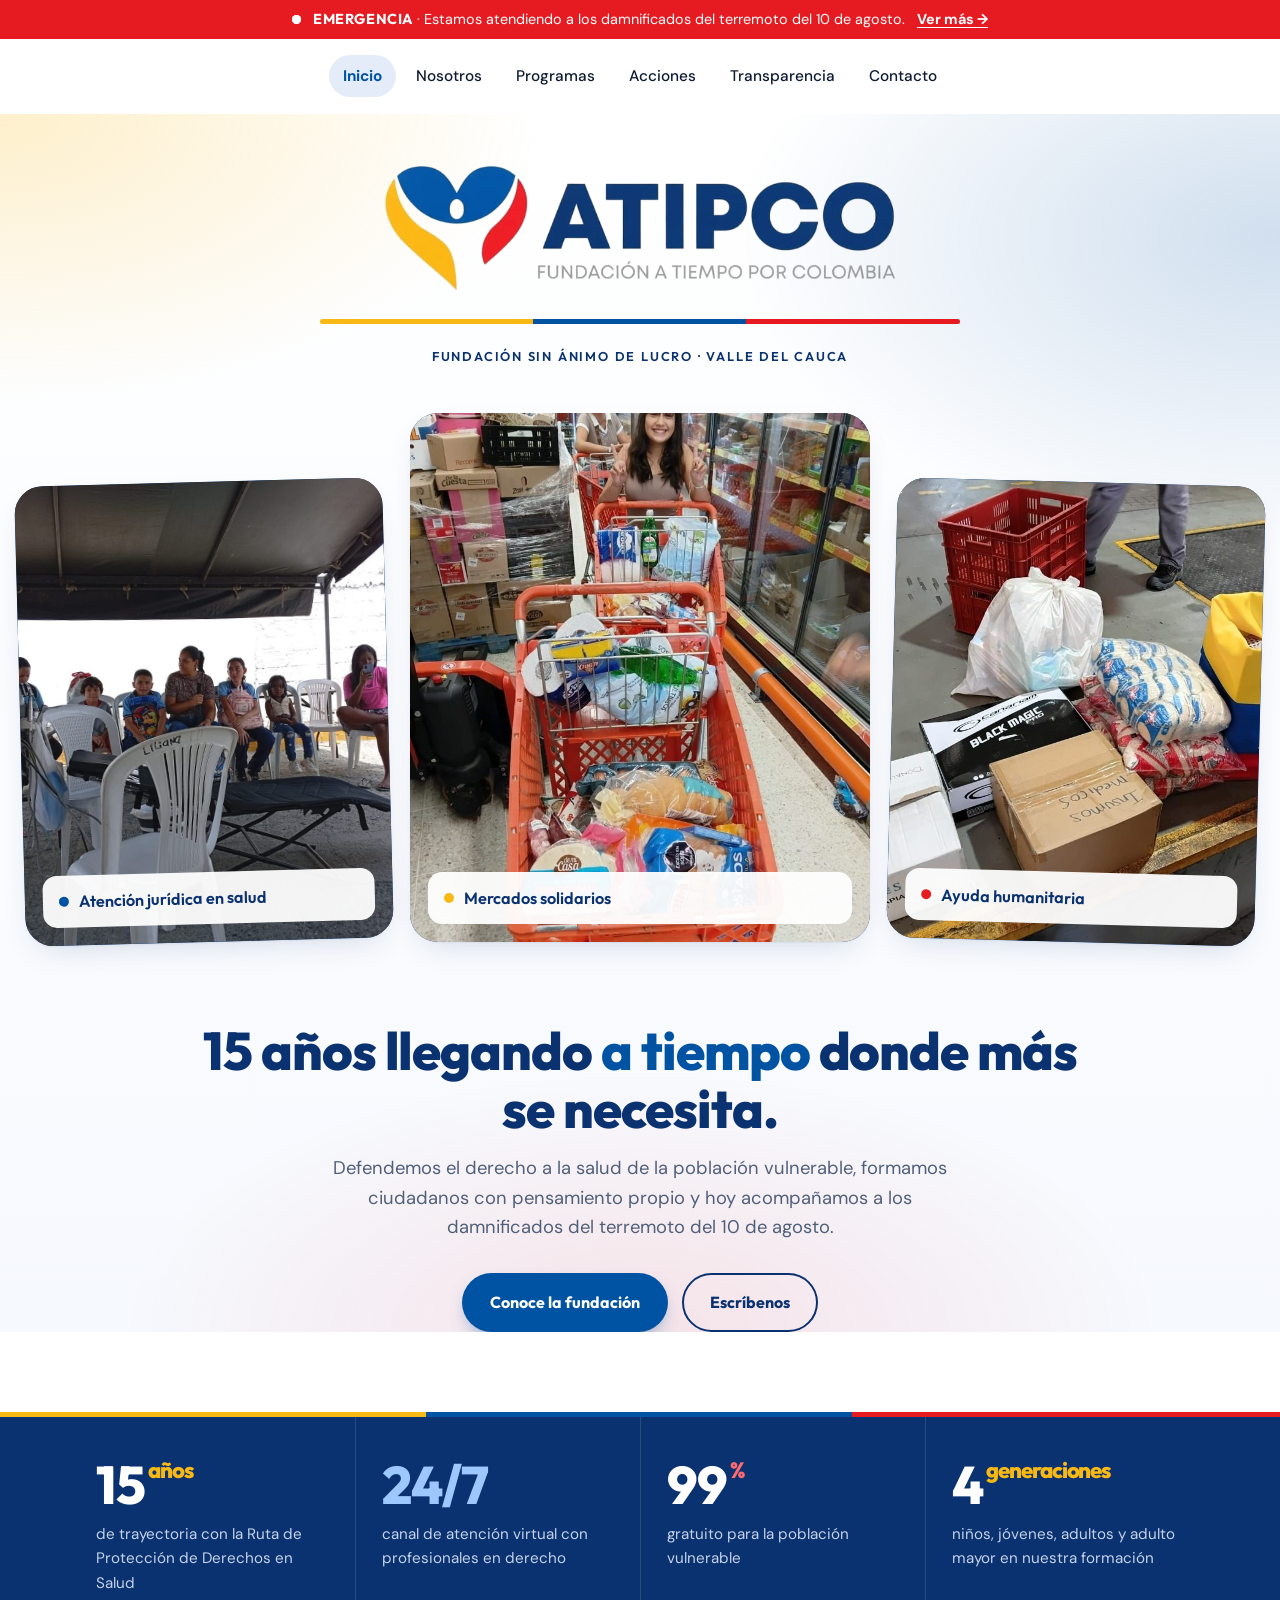
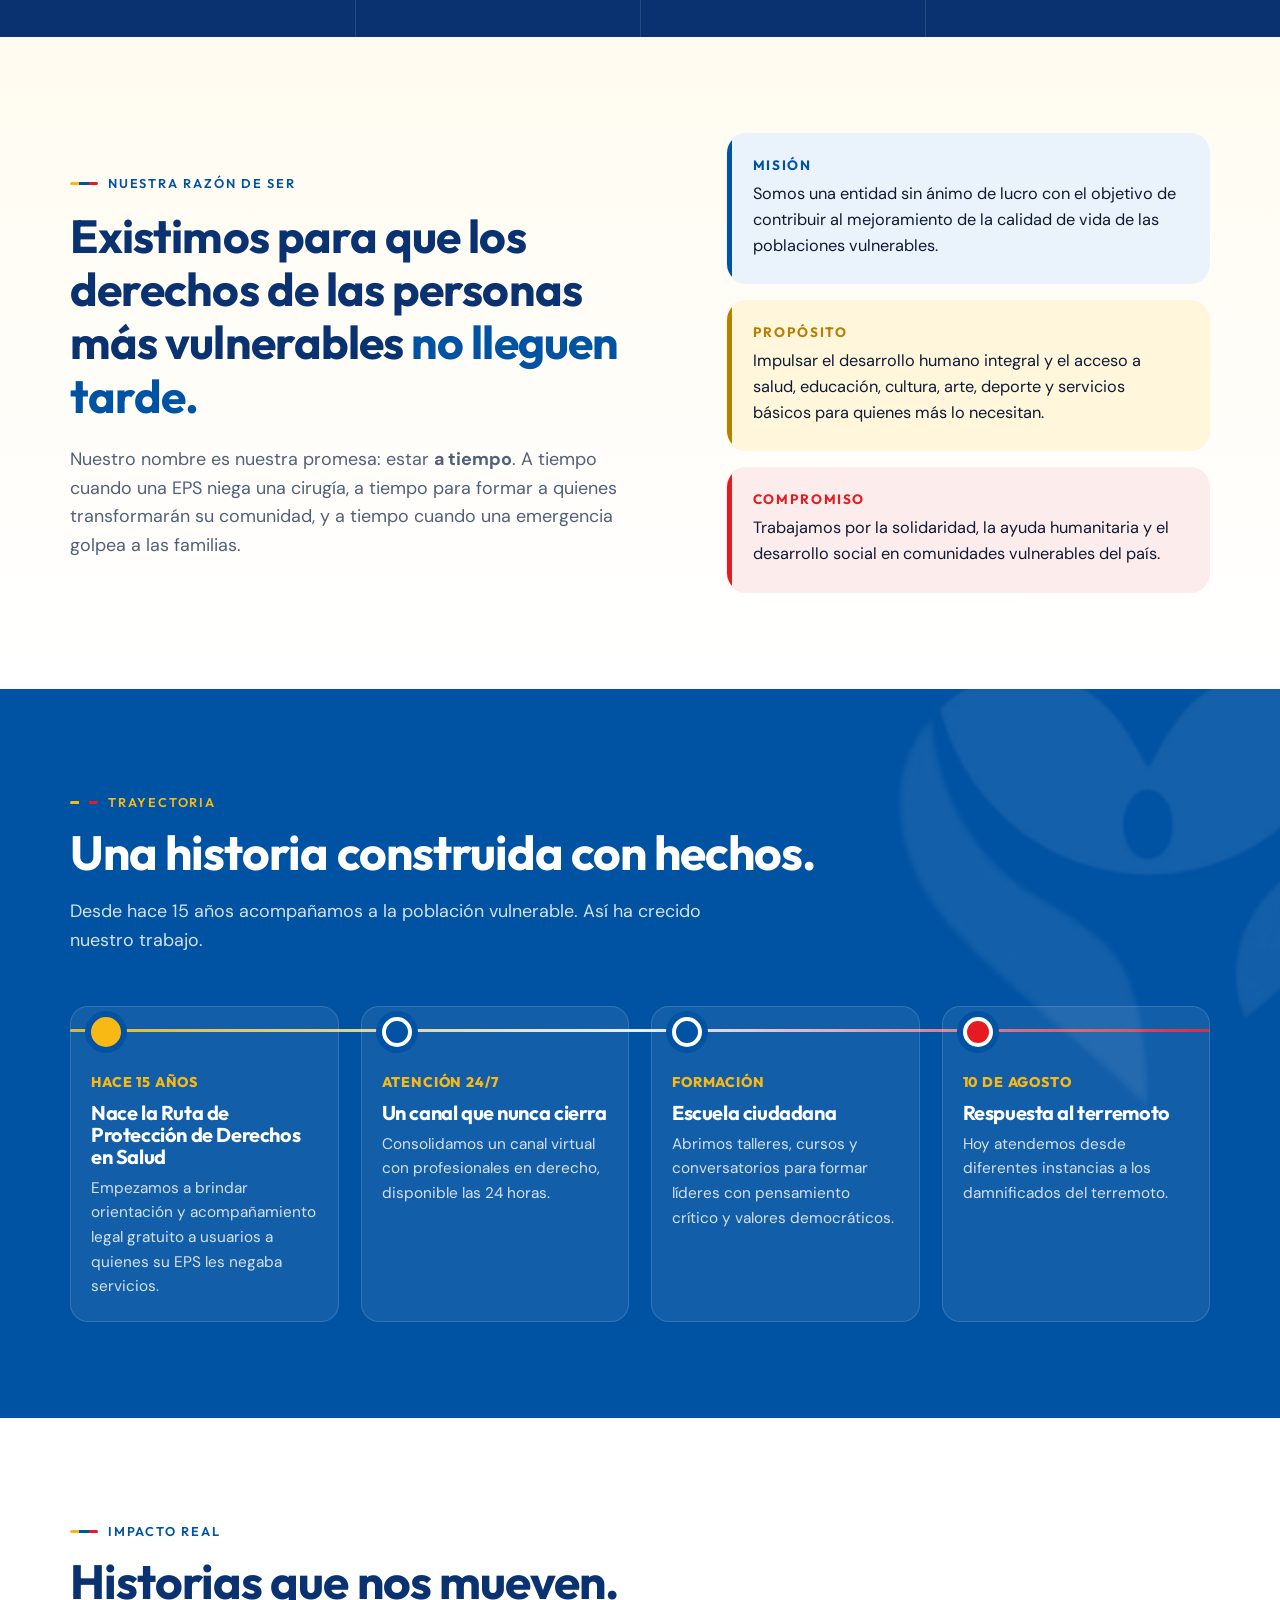
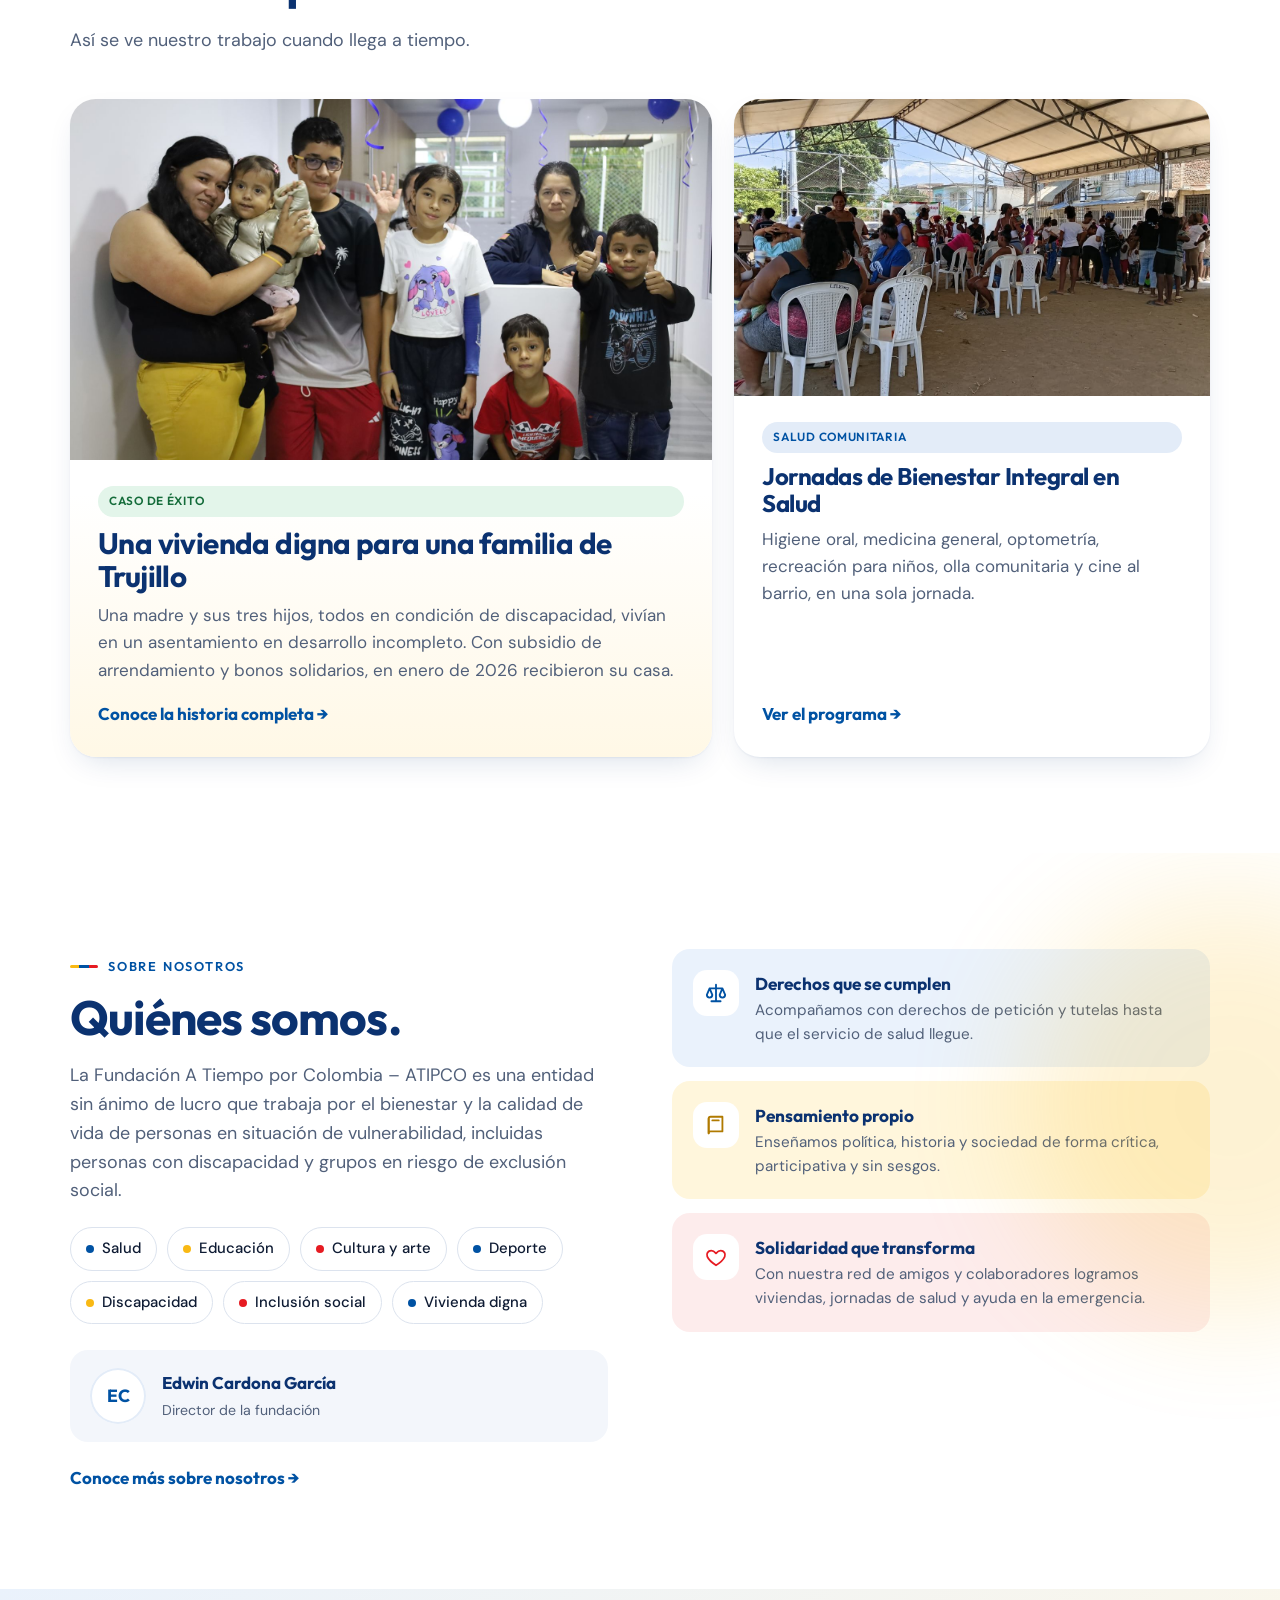
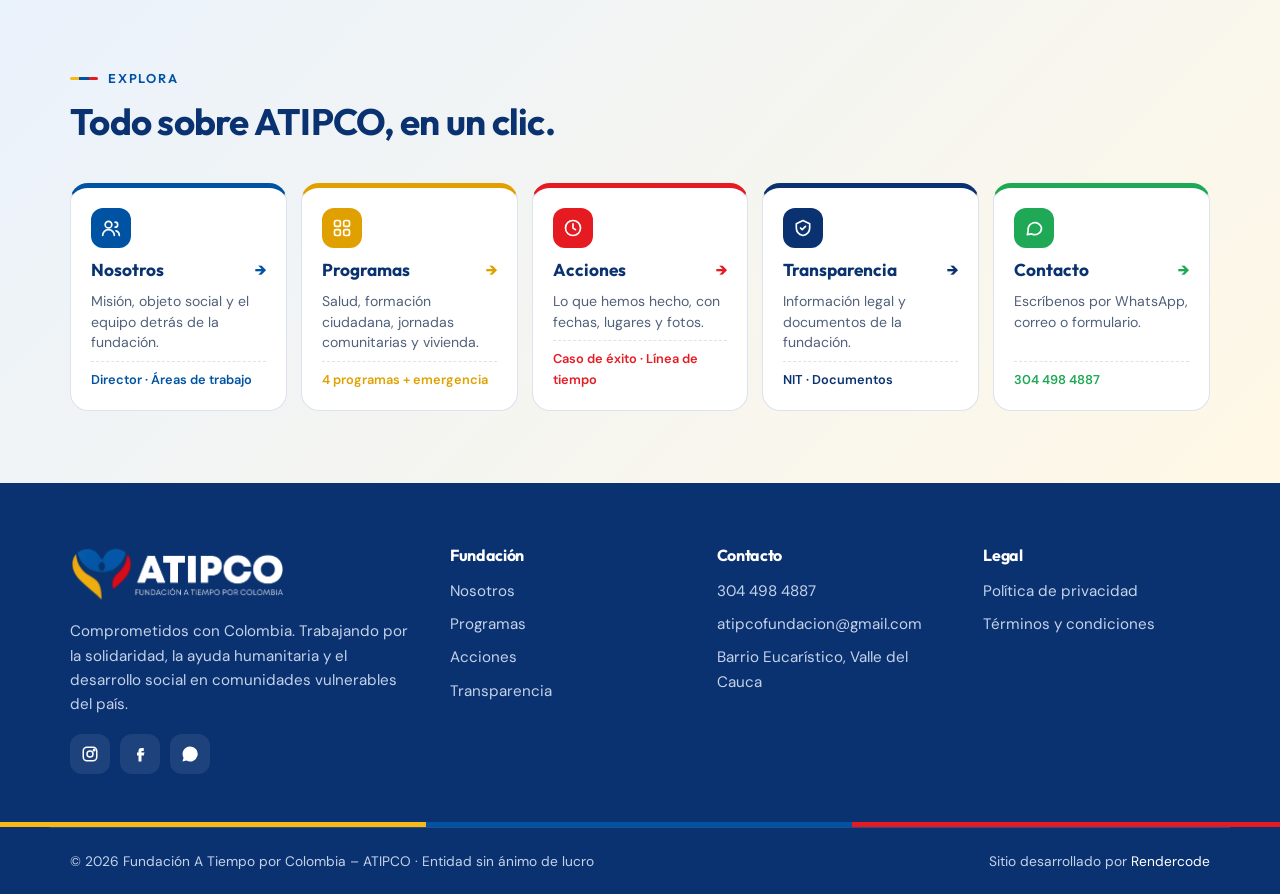
<file: index.html>
<!doctype html>
<html lang="es-CO" class="no-js">
<head>
<meta charset="utf-8">
<meta name="viewport" content="width=device-width, initial-scale=1">
<title>ATIPCO · Fundación A Tiempo por Colombia</title>
<meta name="description" content="Fundación sin ánimo de lucro con 15 años de trayectoria: atención jurídica gratuita en salud, formación ciudadana y ayuda humanitaria en Colombia.">
<meta property="og:title" content="ATIPCO · Fundación A Tiempo por Colombia">
<meta property="og:description" content="Fundación sin ánimo de lucro con 15 años de trayectoria: atención jurídica gratuita en salud, formación ciudadana y ayuda humanitaria en Colombia.">
<meta name="theme-color" content="#0B3270">
<link rel="icon" href="ISOTIPO_ATIPCO.png">
<link rel="preconnect" href="https://fonts.googleapis.com">
<link rel="preconnect" href="https://fonts.gstatic.com" crossorigin>
<link href="https://fonts.googleapis.com/css2?family=Outfit:wght@500;600;700;800&family=DM+Sans:opsz,wght@9..40,400;9..40,500;9..40,700&display=swap" rel="stylesheet">
<link rel="stylesheet" href="styles.css">
</head>
<body class="is-home">
<div class="alert" role="region" aria-label="Emergencia">
  <div class="wrap">
    <span class="pulse" aria-hidden="true"></span>
    <span><strong>EMERGENCIA</strong> · Estamos atendiendo a los damnificados del terremoto del 10 de agosto.</span>
    <a href="programas.html#emergencia">Ver más →</a>
  </div>
</div>
<header class="site-header">
  <nav class="wrap nav" aria-label="Principal">
    <a href="index.html" class="logo" aria-label="ATIPCO, inicio"><img src="LOGO_ATIPCO.png" alt="ATIPCO · Fundación A Tiempo por Colombia" width="866" height="218"></a>
    <ul class="menu" id="menu"><li><a href="index.html" aria-current="page">Inicio</a></li><li><a href="nosotros.html">Nosotros</a></li><li><a href="programas.html">Programas</a></li><li><a href="acciones.html">Acciones</a></li><li><a href="transparencia.html">Transparencia</a></li><li><a href="contacto.html">Contacto</a></li></ul>
    <button class="burger" aria-label="Abrir menú" aria-expanded="false" aria-controls="menu"><span></span></button>
  </nav>
</header>
<main>
<section class="home-hero" id="inicio">
  <div class="wrap">
    <img class="hero-logo" src="LOGO_ATIPCO.png" alt="ATIPCO · Fundación A Tiempo por Colombia" width="866" height="218">
    <div class="hero-line" aria-hidden="true"></div>
    <span class="eyebrow">Fundación sin ánimo de lucro · Valle del Cauca</span>
  </div>
  <div class="mosaic">
    <!-- 📷 IMAGEN: FOTO_ATIPCO_01.jpg · Atención jurídica en salud -->
    <figure class="photo " data-file="FOTO_ATIPCO_01.jpg"><img src="FOTO_ATIPCO_01.jpg" alt="Atención jurídica en salud" loading="lazy" onerror="this.parentNode.classList.add('empty')"><figcaption><i style="background:var(--blue)"></i>Atención jurídica en salud</figcaption></figure>
    <!-- 📷 IMAGEN: FOTO_ATIPCO_02.jpg · Mercados solidarios -->
    <figure class="photo p-yellow" data-file="FOTO_ATIPCO_02.jpg"><img src="FOTO_ATIPCO_02.jpg" alt="Mercados solidarios para familias vulnerables" loading="lazy" onerror="this.parentNode.classList.add('empty')"><figcaption><i style="background:var(--yellow)"></i>Mercados solidarios</figcaption></figure>
    <!-- 📷 IMAGEN: FOTO_ATIPCO_03.jpg · Ayuda humanitaria -->
    <figure class="photo p-red" data-file="FOTO_ATIPCO_03.jpg"><img src="FOTO_ATIPCO_03.jpg" alt="Donación de alimentos e insumos médicos" loading="lazy" onerror="this.parentNode.classList.add('empty')"><figcaption><i style="background:var(--red)"></i>Ayuda humanitaria</figcaption></figure>
  </div>
  <div class="wrap hero-text">
    <h1>15 años llegando <em>a tiempo</em> donde más se necesita.</h1>
    <p class="lead">Defendemos el derecho a la salud de la población vulnerable, formamos ciudadanos con pensamiento propio y hoy acompañamos a los damnificados del terremoto del 10 de agosto.</p>
    <div class="hero-actions">
      <a class="btn btn-primary" href="#razon">Conoce la fundación</a>
      <a class="btn btn-ghost" href="contacto.html">Escríbenos</a>
    </div>
  </div>
</section>

<section class="stats" aria-label="Nuestra trayectoria en cifras" style="margin-top:80px">
  <div class="tricolor"></div>
  <div class="wrap stats-grid">
    <div class="stat rv"><div class="num"><span data-count="15">15</span><sup>años</sup></div><p>de trayectoria con la Ruta de Protección de Derechos en Salud</p></div>
    <div class="stat rv"><div class="num">24/7</div><p>canal de atención virtual con profesionales en derecho</p></div>
    <div class="stat rv"><div class="num"><span data-count="100">100</span><sup>%</sup></div><p>gratuito para la población vulnerable</p></div>
    <div class="stat rv"><div class="num"><span data-count="4">4</span><sup>generaciones</sup></div><p>niños, jóvenes, adultos y adulto mayor en nuestra formación</p></div>
  </div>
</section>

<!-- RAZÓN DE SER -->
<section class="section sec-warm" id="razon">
  <div class="wrap reason">
    <div class="rv">
      <span class="eyebrow">Nuestra razón de ser</span>
      <p class="big-quote">Existimos para que los derechos de las personas más vulnerables <span>no lleguen tarde.</span></p>
      <p class="lead">Nuestro nombre es nuestra promesa: estar <b>a tiempo</b>. A tiempo cuando una EPS niega una cirugía, a tiempo para formar a quienes transformarán su comunidad, y a tiempo cuando una emergencia golpea a las familias.</p>
    </div>
    <div class="reason-cards rv">
      <div class="rcard" style="--bgc:#EAF2FC"><h3>Misión</h3><p>Somos una entidad sin ánimo de lucro con el objetivo de contribuir al mejoramiento de la calidad de vida de las poblaciones vulnerables.</p></div>
      <div class="rcard" style="--c:#B57F00;--bgc:#FFF6DC"><h3>Propósito</h3><p>Impulsar el desarrollo humano integral y el acceso a salud, educación, cultura, arte, deporte y servicios básicos para quienes más lo necesitan.</p></div>
      <div class="rcard" style="--c:var(--red);--bgc:#FDECEC"><h3>Compromiso</h3><p>Trabajamos por la solidaridad, la ayuda humanitaria y el desarrollo social en comunidades vulnerables del país.</p></div>
    </div>
  </div>
</section>

<!-- TRAYECTORIA -->
<section class="section sec-blue" id="trayectoria">
  <div class="wrap">
    <div class="rv">
      <span class="eyebrow">Trayectoria</span>
      <h2>Una historia construida con hechos.</h2>
      <p class="lead">Desde hace 15 años acompañamos a la población vulnerable. Así ha crecido nuestro trabajo.</p>
    </div>
    <div class="journey">
      <div class="jstep rv" style="--c:#D99A00"><span class="jdot"></span><div class="when">Hace 15 años</div><h3>Nace la Ruta de Protección de Derechos en Salud</h3><p>Empezamos a brindar orientación y acompañamiento legal gratuito a usuarios a quienes su EPS les negaba servicios.</p></div>
      <div class="jstep rv"><span class="jdot"></span><div class="when">Atención 24/7</div><h3>Un canal que nunca cierra</h3><p>Consolidamos un canal virtual con profesionales en derecho, disponible las 24 horas.</p></div>
      <div class="jstep rv" style="--c:var(--navy)"><span class="jdot"></span><div class="when">Formación</div><h3>Escuela ciudadana</h3><p>Abrimos talleres, cursos y conversatorios para formar líderes con pensamiento crítico y valores democráticos.</p></div>
      <div class="jstep rv" style="--c:var(--red)"><span class="jdot"></span><div class="when">10 de agosto</div><h3>Respuesta al terremoto</h3><p>Hoy atendemos desde diferentes instancias a los damnificados del terremoto.</p></div>
    </div>
  </div>
</section>

<!-- HISTORIAS / IMPACTO -->
<section class="section" id="historias">
  <div class="wrap">
    <div class="rv">
      <span class="eyebrow">Impacto real</span>
      <h2>Historias que nos mueven.</h2>
      <p class="lead">Así se ve nuestro trabajo cuando llega a tiempo.</p>
    </div>
    <div class="stories">
      <a class="story story-main rv" href="acciones.html#caso-trujillo">
        <!-- 📷 IMAGEN: FOTO_ATIPCO_07.jpg · Trujillo, Valle · Enero 2026 -->
        <figure class="photo p-yellow" data-file="FOTO_ATIPCO_07.jpg"><img src="FOTO_ATIPCO_07.jpg" alt="Trujillo, Valle · Enero 2026" loading="lazy" onerror="this.parentNode.classList.add('empty')"><figcaption><i style="background:var(--yellow)"></i>Trujillo, Valle · Enero 2026</figcaption></figure>
        <div class="story-body">
          <span class="tag green">Caso de éxito</span>
          <h3>Una vivienda digna para una familia de Trujillo</h3>
          <p>Una madre y sus tres hijos, todos en condición de discapacidad, vivían en un asentamiento en desarrollo incompleto. Con subsidio de arrendamiento y bonos solidarios, en enero de 2026 recibieron su casa.</p>
          <span class="link-arrow">Conoce la historia completa →</span>
        </div>
      </a>
      <a class="story rv" href="programas.html#bienestar">
        <!-- 📷 IMAGEN: FOTO_JORNADA_01.jpg · Jornada comunitaria -->
        <figure class="photo " data-file="FOTO_JORNADA_01.jpg"><img src="FOTO_JORNADA_01.jpg" alt="Jornada comunitaria" loading="lazy" onerror="this.parentNode.classList.add('empty')"><figcaption><i style="background:var(--blue)"></i>Jornada comunitaria</figcaption></figure>
        <div class="story-body">
          <span class="tag">Salud comunitaria</span>
          <h3>Jornadas de Bienestar Integral en Salud</h3>
          <p>Higiene oral, medicina general, optometría, recreación para niños, olla comunitaria y cine al barrio, en una sola jornada.</p>
          <span class="link-arrow">Ver el programa →</span>
        </div>
      </a>
    </div>
  </div>
</section>

<!-- SOBRE NOSOTROS -->
<section class="section" id="sobre">
  <div class="blob b1" aria-hidden="true"></div>
  <div class="wrap about-grid">
    <div class="rv">
      <span class="eyebrow">Sobre nosotros</span>
      <h2>Quiénes somos.</h2>
      <p class="lead">La Fundación A Tiempo por Colombia – ATIPCO es una entidad sin ánimo de lucro que trabaja por el bienestar y la calidad de vida de personas en situación de vulnerabilidad, incluidas personas con discapacidad y grupos en riesgo de exclusión social.</p>
      <div class="areas" aria-label="Áreas de trabajo">
        <span><i style="background:var(--blue)"></i>Salud</span>
        <span><i style="background:var(--yellow)"></i>Educación</span>
        <span><i style="background:var(--red)"></i>Cultura y arte</span>
        <span><i style="background:var(--blue)"></i>Deporte</span>
        <span><i style="background:var(--yellow)"></i>Discapacidad</span>
        <span><i style="background:var(--red)"></i>Inclusión social</span>
        <span><i style="background:var(--blue)"></i>Vivienda digna</span>
      </div>
      <div class="director">
        <div class="avatar" aria-hidden="true">EC</div>
        <div><b>Edwin Cardona García</b><small>Director de la fundación</small></div>
      </div>
      <p style="margin-top:22px"><a class="link-arrow" href="nosotros.html">Conoce más sobre nosotros →</a></p>
    </div>
    <div class="values rv">
      <div class="value"><span class="ic"><svg viewBox="0 0 24 24" fill="none" stroke="currentColor" stroke-width="2" stroke-linecap="round" stroke-linejoin="round"><path d="M12 3v18M7 21h10M5 7h14M5 7l-3 7a3 3 0 006 0zM19 7l-3 7a3 3 0 006 0z"/></svg></span><div><b>Derechos que se cumplen</b><p>Acompañamos con derechos de petición y tutelas hasta que el servicio de salud llegue.</p></div></div>
      <div class="value"><span class="ic" style="background:#FFF4D6;color:#B07A00"><svg viewBox="0 0 24 24" fill="none" stroke="currentColor" stroke-width="2" stroke-linecap="round" stroke-linejoin="round"><path d="M4 5a2 2 0 012-2h13v16H6a2 2 0 00-2 2z"/><path d="M4 21V5M8 7h7"/></svg></span><div><b>Pensamiento propio</b><p>Enseñamos política, historia y sociedad de forma crítica, participativa y sin sesgos.</p></div></div>
      <div class="value"><span class="ic" style="background:#FDE4E5;color:var(--red)"><svg viewBox="0 0 24 24" fill="none" stroke="currentColor" stroke-width="2" stroke-linecap="round" stroke-linejoin="round"><path d="M12 21s-7.5-4.6-9.5-9.3C1.2 8.5 3.3 5 6.8 5c2 0 3.5 1.1 5.2 3 1.7-1.9 3.2-3 5.2-3 3.5 0 5.6 3.5 4.3 6.7C19.5 16.4 12 21 12 21z"/></svg></span><div><b>Solidaridad que transforma</b><p>Con nuestra red de amigos y colaboradores logramos viviendas, jornadas de salud y ayuda en la emergencia.</p></div></div>
    </div>
  </div>
</section>

<!-- ACCESOS DIRECTOS -->
<section class="section tight sec-sky" id="explora">
  <div class="wrap">
    <div class="rv">
      <span class="eyebrow">Explora</span>
      <h2 style="font-size:clamp(1.7rem,3.2vw,2.3rem)">Todo sobre ATIPCO, en un clic.</h2>
    </div>
    <div class="shortcuts">
      <a class="sc rv" href="nosotros.html" style="--sc:var(--blue)"><span class="ic"><svg viewBox="0 0 24 24" fill="none" stroke="currentColor" stroke-width="2" stroke-linecap="round" stroke-linejoin="round"><circle cx="9" cy="8" r="4"/><path d="M2 21a7 7 0 0114 0"/><path d="M17 11a3 3 0 100-6M22 21a6 6 0 00-4-5.6"/></svg></span><b>Nosotros</b><p>Misión, objeto social y el equipo detrás de la fundación.</p><small>Director · Áreas de trabajo</small></a>
      <a class="sc rv" href="programas.html" style="--sc:#E0A100"><span class="ic"><svg viewBox="0 0 24 24" fill="none" stroke="currentColor" stroke-width="2" stroke-linecap="round" stroke-linejoin="round"><rect x="3" y="3" width="7" height="7" rx="2"/><rect x="14" y="3" width="7" height="7" rx="2"/><rect x="3" y="14" width="7" height="7" rx="2"/><rect x="14" y="14" width="7" height="7" rx="2"/></svg></span><b>Programas</b><p>Salud, formación ciudadana, jornadas comunitarias y vivienda.</p><small>4 programas + emergencia</small></a>
      <a class="sc rv" href="acciones.html" style="--sc:var(--red)"><span class="ic"><svg viewBox="0 0 24 24" fill="none" stroke="currentColor" stroke-width="2" stroke-linecap="round" stroke-linejoin="round"><circle cx="12" cy="12" r="9"/><path d="M12 7v5l3 2"/></svg></span><b>Acciones</b><p>Lo que hemos hecho, con fechas, lugares y fotos.</p><small>Caso de éxito · Línea de tiempo</small></a>
      <a class="sc rv" href="transparencia.html" style="--sc:var(--navy)"><span class="ic"><svg viewBox="0 0 24 24" fill="none" stroke="currentColor" stroke-width="2" stroke-linecap="round" stroke-linejoin="round"><path d="M12 3l8 4v5c0 5-3.5 8-8 9-4.5-1-8-4-8-9V7z"/><path d="M9 12l2 2 4-4"/></svg></span><b>Transparencia</b><p>Información legal y documentos de la fundación.</p><small>NIT · Documentos</small></a>
      <a class="sc rv" href="contacto.html" style="--sc:#1FA855"><span class="ic"><svg viewBox="0 0 24 24" fill="none" stroke="currentColor" stroke-width="2" stroke-linecap="round" stroke-linejoin="round"><path d="M21 12a8 8 0 01-11.6 7.1L4 20l1-4.6A8 8 0 1121 12z"/></svg></span><b>Contacto</b><p>Escríbenos por WhatsApp, correo o formulario.</p><small>304 498 4887</small></a>
    </div>
  </div>
</section>

</main>
<footer>
  <div class="wrap foot-grid">
    <div>
      <img class="flogo" src="LOGO_ATIPCO_blanco.png" alt="ATIPCO · Fundación A Tiempo por Colombia" width="866" height="218">
      <p>Comprometidos con Colombia. Trabajando por la solidaridad, la ayuda humanitaria y el desarrollo social en comunidades vulnerables del país.</p>
      <div class="social">
        <a href="#" aria-label="Instagram (pendiente)"><svg viewBox="0 0 24 24" fill="none" stroke="currentColor" stroke-width="2"><rect x="3" y="3" width="18" height="18" rx="5"/><circle cx="12" cy="12" r="4"/><circle cx="17.5" cy="6.5" r="1" fill="currentColor"/></svg></a>
        <a href="#" aria-label="Facebook (pendiente)"><svg viewBox="0 0 24 24" fill="currentColor"><path d="M14 8h3V4h-3a4 4 0 00-4 4v2H8v4h2v8h4v-8h3l1-4h-4V8z"/></svg></a>
        <a href="https://wa.me/573044984887" aria-label="WhatsApp" target="_blank" rel="noopener"><svg viewBox="0 0 24 24" fill="currentColor"><path d="M17.5 14.4c-.3-.1-1.7-.8-2-.9-.3-.1-.5-.1-.7.1-.2.3-.8.9-.9 1.1-.2.2-.3.2-.6.1-.3-.1-1.2-.5-2.3-1.4-.9-.8-1.4-1.7-1.6-2-.2-.3 0-.5.1-.6l.4-.5c.1-.2.2-.3.3-.5.1-.2 0-.4 0-.5l-.9-2.2c-.2-.6-.5-.5-.7-.5h-.6c-.2 0-.5.1-.8.4-.3.3-1 1-1 2.5s1.1 2.9 1.2 3.1c.1.2 2.1 3.2 5.1 4.5.7.3 1.3.5 1.7.6.7.2 1.4.2 1.9.1.6-.1 1.7-.7 2-1.4.2-.7.2-1.3.2-1.4-.1-.2-.3-.2-.6-.4zM12 2a10 10 0 00-8.6 15l-1.4 5 5.2-1.4A10 10 0 1012 2z"/></svg></a>
      </div>
    </div>
    <div>
      <h4>Fundación</h4>
      <ul><li><a href="nosotros.html">Nosotros</a></li><li><a href="programas.html">Programas</a></li><li><a href="acciones.html">Acciones</a></li><li><a href="transparencia.html">Transparencia</a></li></ul>
    </div>
    <div>
      <h4>Contacto</h4>
      <ul><li><a href="https://wa.me/573044984887" target="_blank" rel="noopener">304 498 4887</a></li><li><a href="mailto:atipcofundacion@gmail.com">atipcofundacion@gmail.com</a></li><li>Barrio Eucarístico, Valle del Cauca</li></ul>
    </div>
    <div>
      <h4>Legal</h4>
      <ul><li><a href="#" data-legal="privacidad">Política de privacidad</a></li><li><a href="#" data-legal="terminos">Términos y condiciones</a></li></ul>
    </div>
  </div>
  <div class="tricolor"></div>
  <div class="wrap foot-bottom">
    <span>© <span class="year">2026</span> Fundación A Tiempo por Colombia – ATIPCO · Entidad sin ánimo de lucro</span>
    <span>Sitio desarrollado por <a href="https://instagram.com/rendercode" target="_blank" rel="noopener">Rendercode</a></span>
  </div>
</footer>

<div class="modal" id="legalModal" role="dialog" aria-modal="true" aria-labelledby="legalTitle">
  <div class="modal-box">
    <button class="close" data-close aria-label="Cerrar">×</button>
    <h3 id="legalTitle">Documento legal</h3>
    <p>Este documento se publicará en la versión final del sitio. Mientras tanto, puedes solicitarlo a <a href="mailto:atipcofundacion@gmail.com">atipcofundacion@gmail.com</a>.</p>
  </div>
</div>
<script src="main.js"></script>
</body>
</html>
</file>
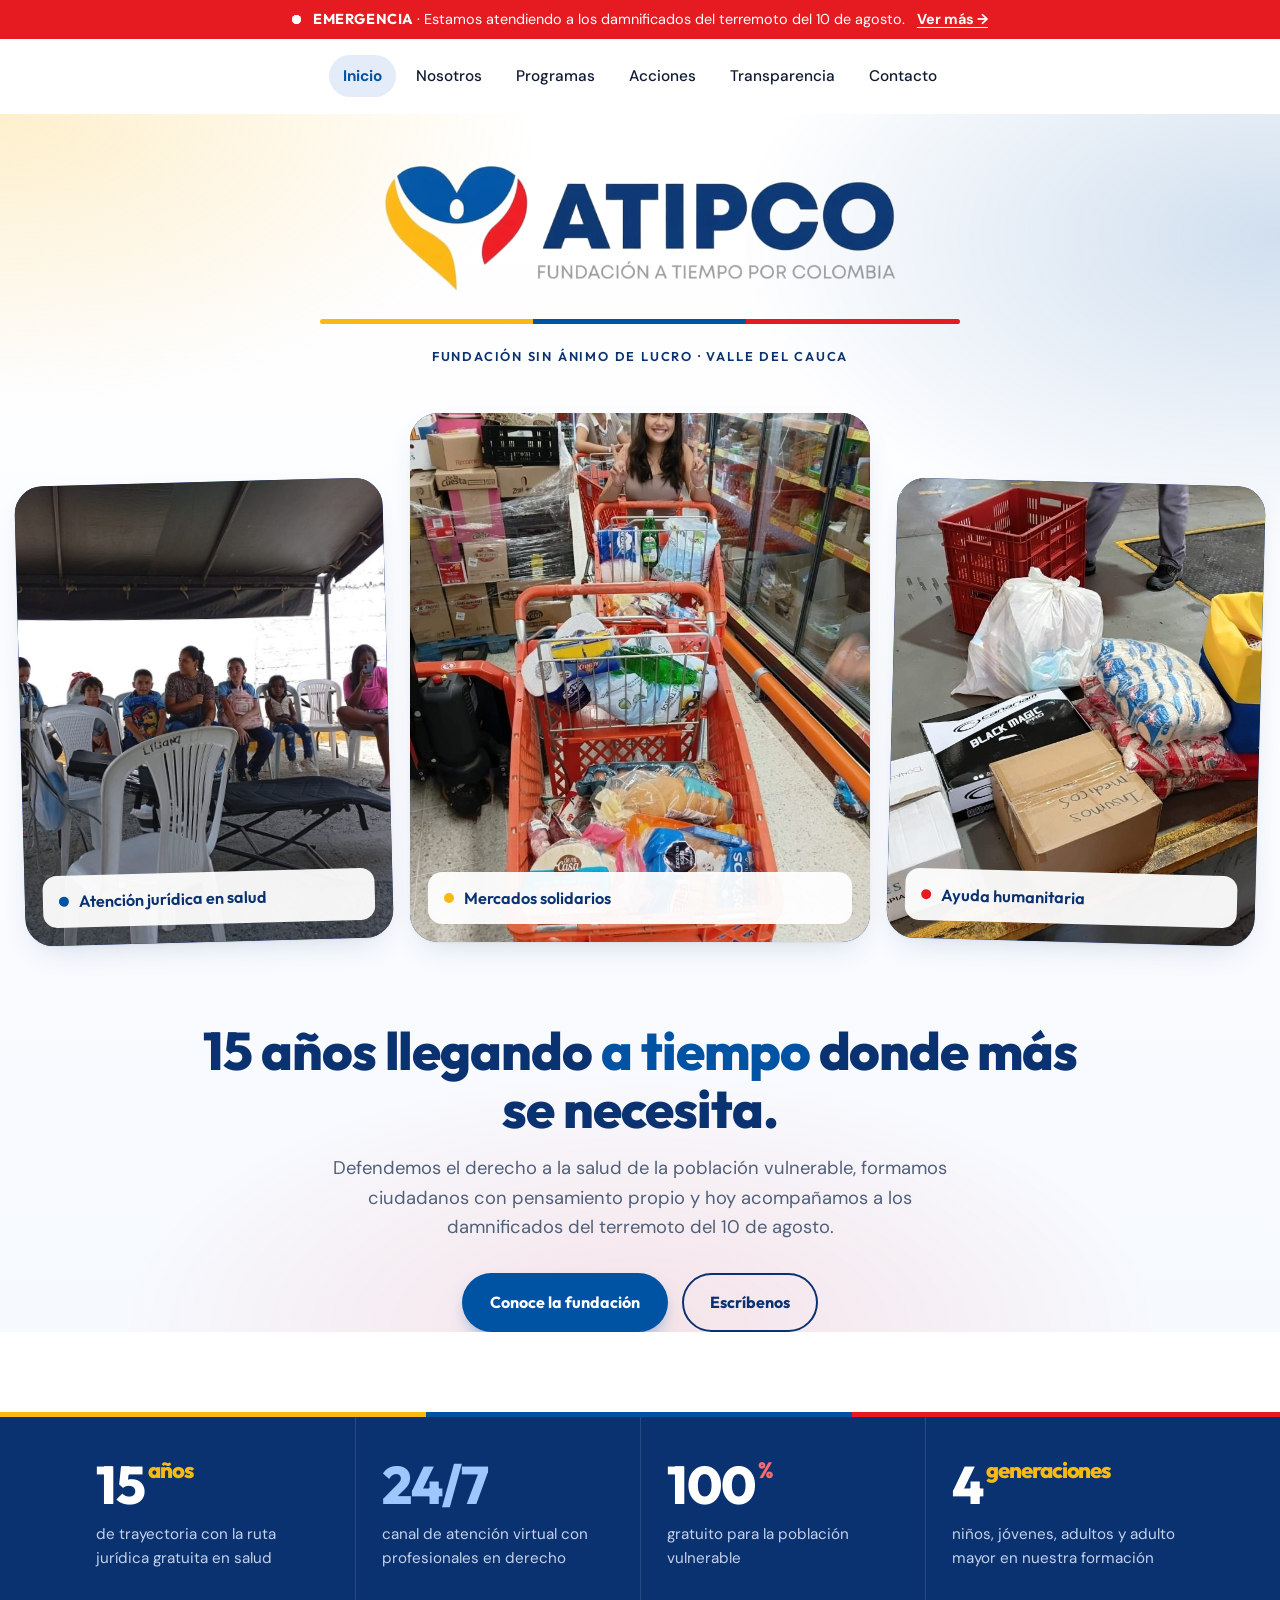
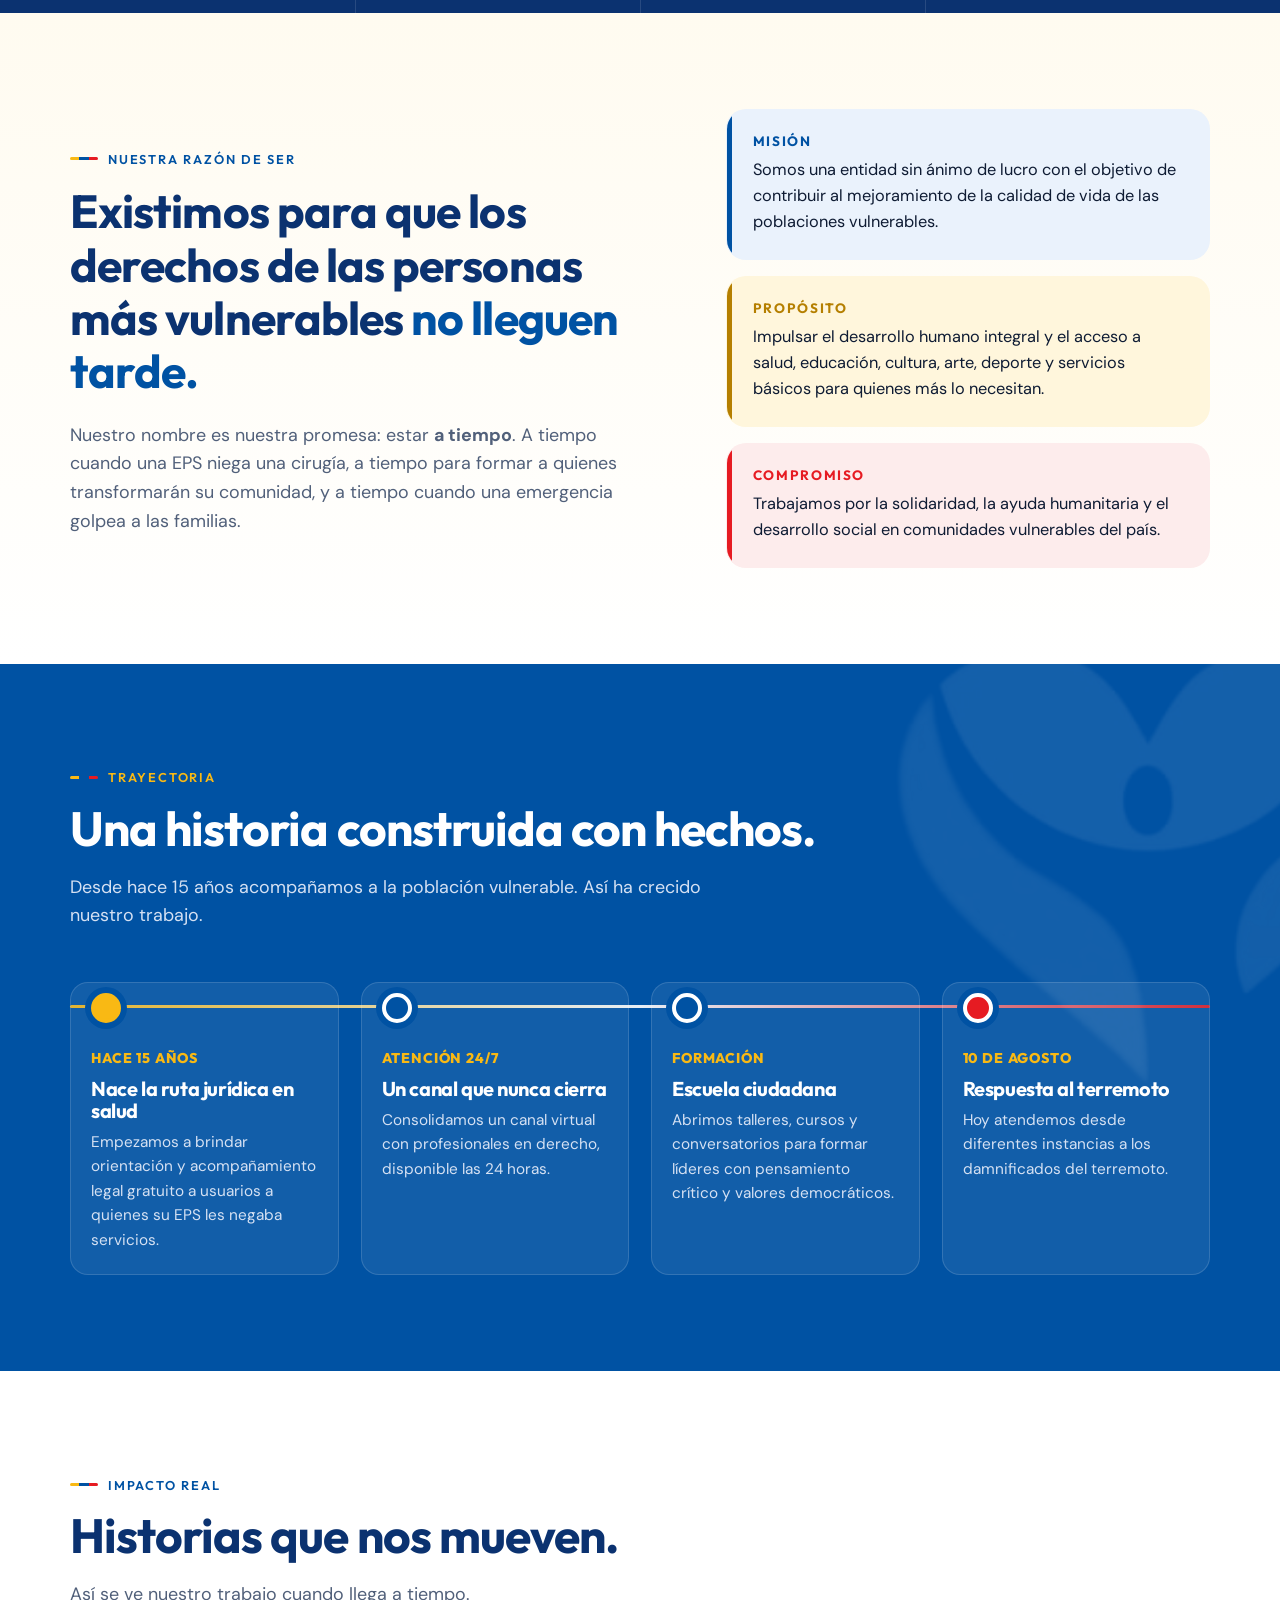
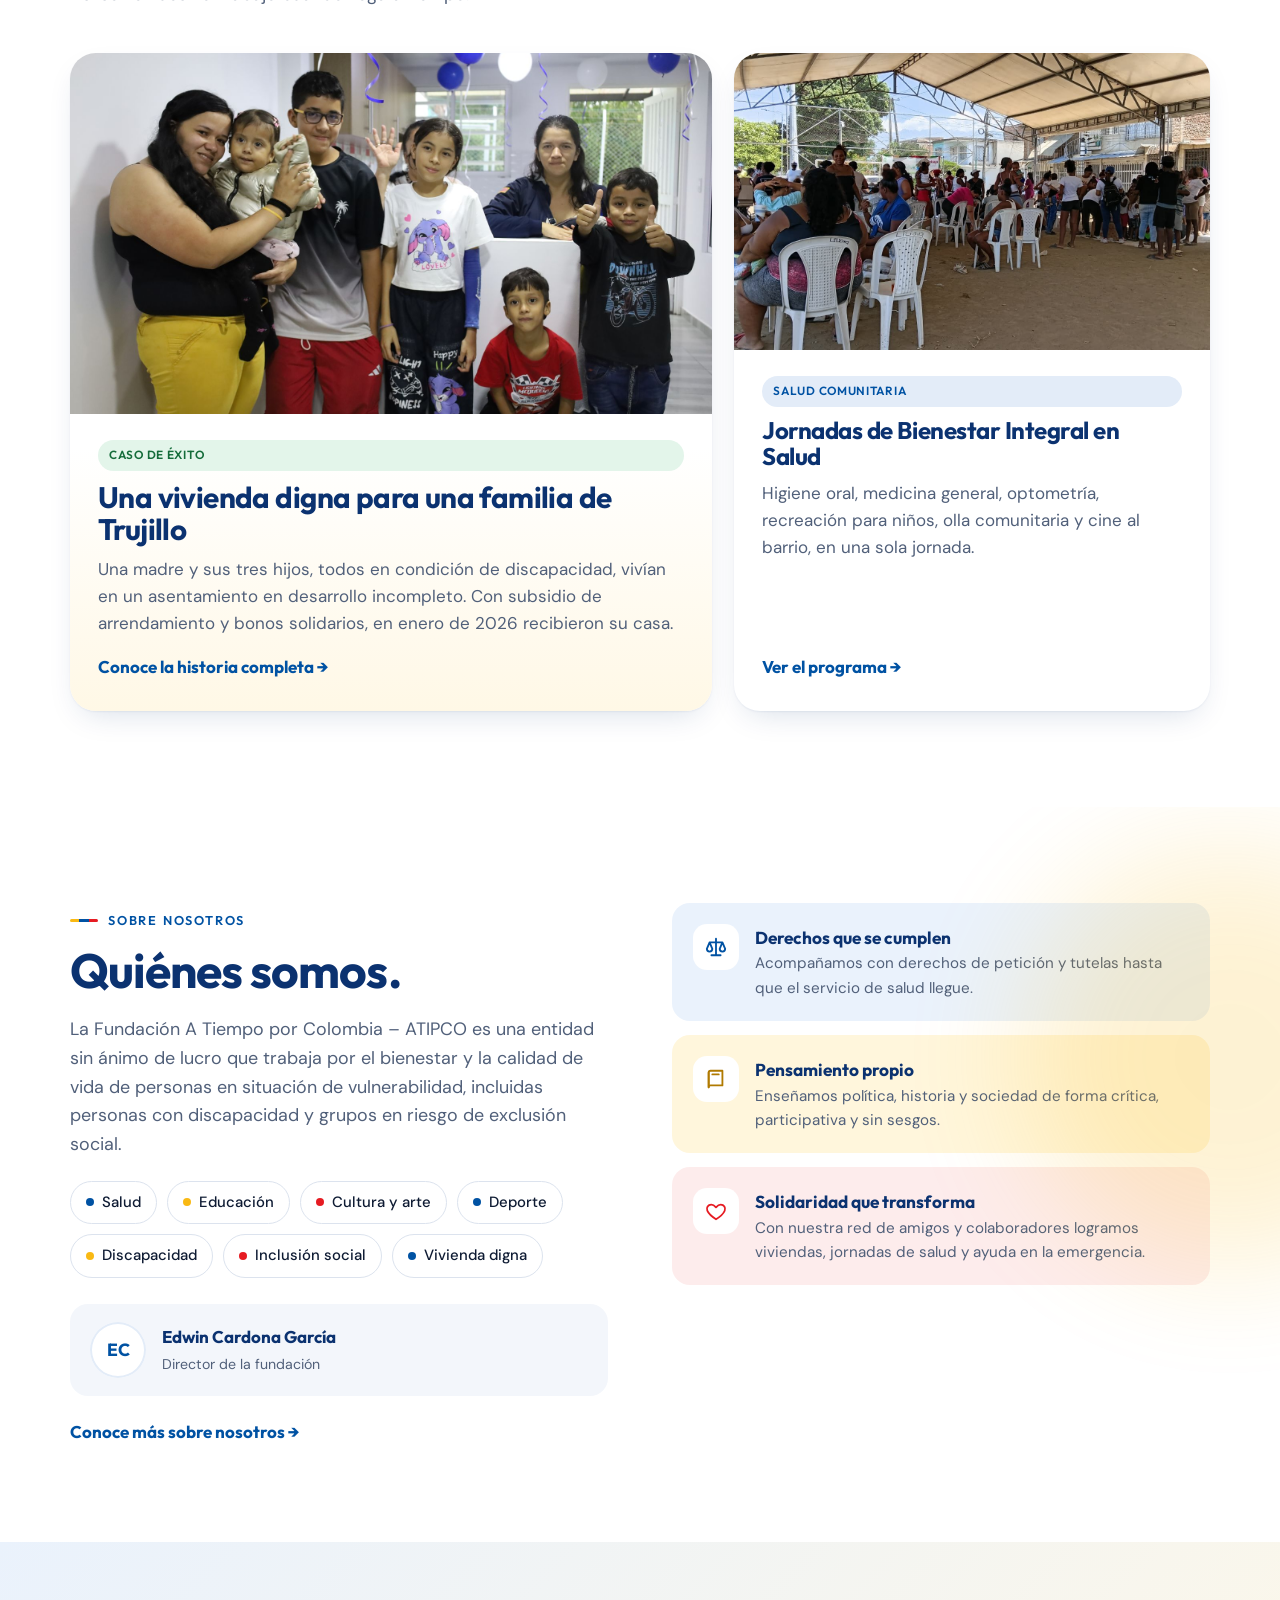
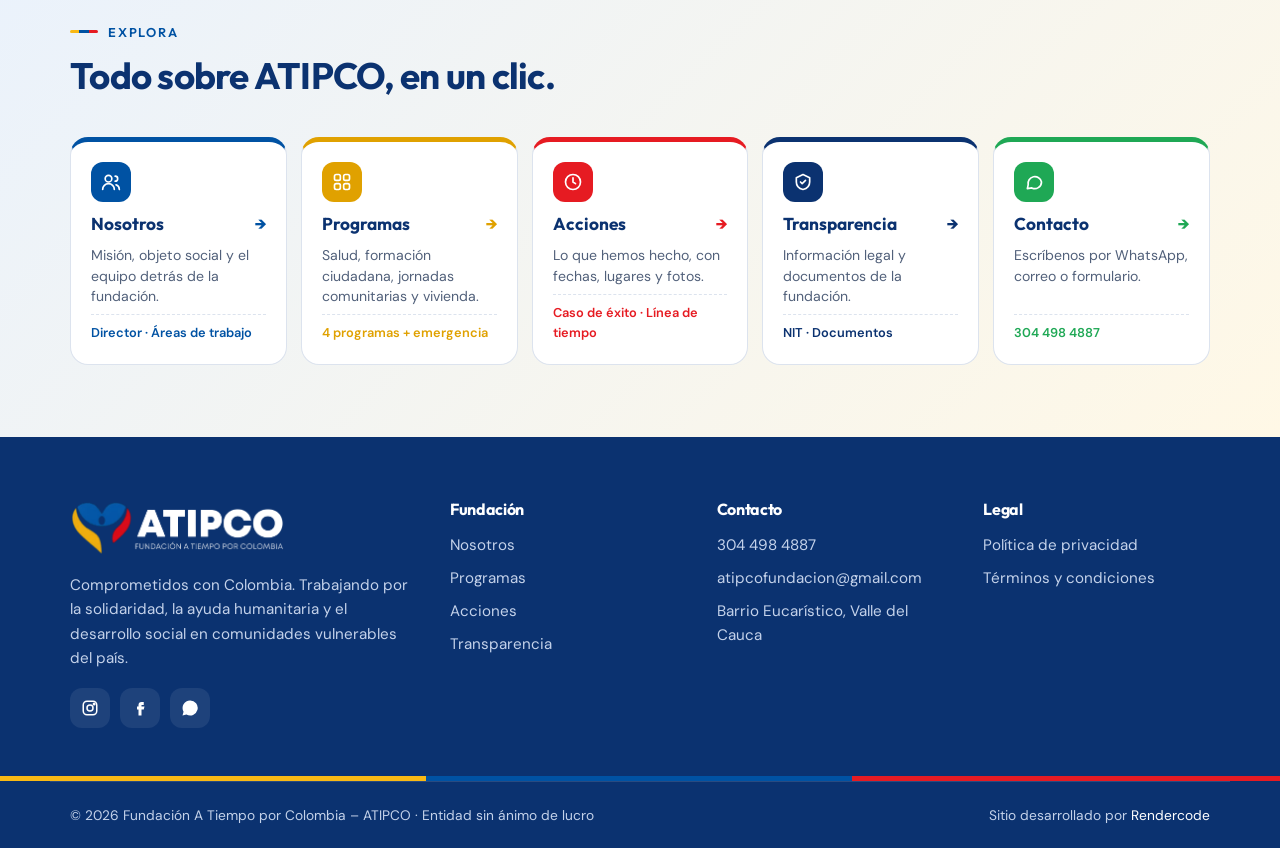
<file: ATIPCO_boceto/index.html>
<!doctype html>
<html lang="es-CO" class="no-js">
<head>
<meta charset="utf-8">
<meta name="viewport" content="width=device-width, initial-scale=1">
<title>ATIPCO · Fundación A Tiempo por Colombia</title>
<meta name="description" content="Fundación sin ánimo de lucro con 15 años de trayectoria: atención jurídica gratuita en salud, formación ciudadana y ayuda humanitaria en Colombia.">
<meta property="og:title" content="ATIPCO · Fundación A Tiempo por Colombia">
<meta property="og:description" content="Fundación sin ánimo de lucro con 15 años de trayectoria: atención jurídica gratuita en salud, formación ciudadana y ayuda humanitaria en Colombia.">
<meta name="theme-color" content="#0B3270">
<link rel="icon" href="img/ISOTIPO_ATIPCO.png">
<link rel="preconnect" href="https://fonts.googleapis.com">
<link rel="preconnect" href="https://fonts.gstatic.com" crossorigin>
<link href="https://fonts.googleapis.com/css2?family=Outfit:wght@500;600;700;800&family=DM+Sans:opsz,wght@9..40,400;9..40,500;9..40,700&display=swap" rel="stylesheet">
<link rel="stylesheet" href="css/styles.css">
</head>
<body class="is-home">
<div class="alert" role="region" aria-label="Emergencia">
  <div class="wrap">
    <span class="pulse" aria-hidden="true"></span>
    <span><strong>EMERGENCIA</strong> · Estamos atendiendo a los damnificados del terremoto del 10 de agosto.</span>
    <a href="programas.html#emergencia">Ver más →</a>
  </div>
</div>
<header class="site-header">
  <nav class="wrap nav" aria-label="Principal">
    <a href="index.html" class="logo" aria-label="ATIPCO, inicio"><img src="img/LOGO_ATIPCO.png" alt="ATIPCO · Fundación A Tiempo por Colombia" width="866" height="218"></a>
    <ul class="menu" id="menu"><li><a href="index.html" aria-current="page">Inicio</a></li><li><a href="nosotros.html">Nosotros</a></li><li><a href="programas.html">Programas</a></li><li><a href="acciones.html">Acciones</a></li><li><a href="transparencia.html">Transparencia</a></li><li><a href="contacto.html">Contacto</a></li></ul>
    <button class="burger" aria-label="Abrir menú" aria-expanded="false" aria-controls="menu"><span></span></button>
  </nav>
</header>
<main>
<section class="home-hero" id="inicio">
  <div class="wrap">
    <img class="hero-logo" src="img/LOGO_ATIPCO.png" alt="ATIPCO · Fundación A Tiempo por Colombia" width="866" height="218">
    <div class="hero-line" aria-hidden="true"></div>
    <span class="eyebrow">Fundación sin ánimo de lucro · Valle del Cauca</span>
  </div>
  <div class="mosaic">
    <figure class="photo " data-file="FOTO_ATIPCO_01.jpg"><img src="img/FOTO_ATIPCO_01.jpg" alt="Atención jurídica en salud" loading="lazy" onerror="this.parentNode.classList.add('empty')"><figcaption><i style="background:var(--blue)"></i>Atención jurídica en salud</figcaption></figure>
    <figure class="photo p-yellow" data-file="FOTO_ATIPCO_02.jpg"><img src="img/FOTO_ATIPCO_02.jpg" alt="Mercados solidarios para familias vulnerables" loading="lazy" onerror="this.parentNode.classList.add('empty')"><figcaption><i style="background:var(--yellow)"></i>Mercados solidarios</figcaption></figure>
    <figure class="photo p-red" data-file="FOTO_ATIPCO_03.jpg"><img src="img/FOTO_ATIPCO_03.jpg" alt="Donación de alimentos e insumos médicos" loading="lazy" onerror="this.parentNode.classList.add('empty')"><figcaption><i style="background:var(--red)"></i>Ayuda humanitaria</figcaption></figure>
  </div>
  <div class="wrap hero-text">
    <h1>15 años llegando <em>a tiempo</em> donde más se necesita.</h1>
    <p class="lead">Defendemos el derecho a la salud de la población vulnerable, formamos ciudadanos con pensamiento propio y hoy acompañamos a los damnificados del terremoto del 10 de agosto.</p>
    <div class="hero-actions">
      <a class="btn btn-primary" href="#razon">Conoce la fundación</a>
      <a class="btn btn-ghost" href="contacto.html">Escríbenos</a>
    </div>
  </div>
</section>

<section class="stats" aria-label="Nuestra trayectoria en cifras" style="margin-top:80px">
  <div class="tricolor"></div>
  <div class="wrap stats-grid">
    <div class="stat rv"><div class="num"><span data-count="15">15</span><sup>años</sup></div><p>de trayectoria con la ruta jurídica gratuita en salud</p></div>
    <div class="stat rv"><div class="num">24/7</div><p>canal de atención virtual con profesionales en derecho</p></div>
    <div class="stat rv"><div class="num"><span data-count="100">100</span><sup>%</sup></div><p>gratuito para la población vulnerable</p></div>
    <div class="stat rv"><div class="num"><span data-count="4">4</span><sup>generaciones</sup></div><p>niños, jóvenes, adultos y adulto mayor en nuestra formación</p></div>
  </div>
</section>

<!-- RAZÓN DE SER -->
<section class="section sec-warm" id="razon">
  <div class="wrap reason">
    <div class="rv">
      <span class="eyebrow">Nuestra razón de ser</span>
      <p class="big-quote">Existimos para que los derechos de las personas más vulnerables <span>no lleguen tarde.</span></p>
      <p class="lead">Nuestro nombre es nuestra promesa: estar <b>a tiempo</b>. A tiempo cuando una EPS niega una cirugía, a tiempo para formar a quienes transformarán su comunidad, y a tiempo cuando una emergencia golpea a las familias.</p>
    </div>
    <div class="reason-cards rv">
      <div class="rcard" style="--bgc:#EAF2FC"><h3>Misión</h3><p>Somos una entidad sin ánimo de lucro con el objetivo de contribuir al mejoramiento de la calidad de vida de las poblaciones vulnerables.</p></div>
      <div class="rcard" style="--c:#B57F00;--bgc:#FFF6DC"><h3>Propósito</h3><p>Impulsar el desarrollo humano integral y el acceso a salud, educación, cultura, arte, deporte y servicios básicos para quienes más lo necesitan.</p></div>
      <div class="rcard" style="--c:var(--red);--bgc:#FDECEC"><h3>Compromiso</h3><p>Trabajamos por la solidaridad, la ayuda humanitaria y el desarrollo social en comunidades vulnerables del país.</p></div>
    </div>
  </div>
</section>

<!-- TRAYECTORIA -->
<section class="section sec-blue" id="trayectoria">
  <div class="wrap">
    <div class="rv">
      <span class="eyebrow">Trayectoria</span>
      <h2>Una historia construida con hechos.</h2>
      <p class="lead">Desde hace 15 años acompañamos a la población vulnerable. Así ha crecido nuestro trabajo.</p>
    </div>
    <div class="journey">
      <div class="jstep rv" style="--c:#D99A00"><span class="jdot"></span><div class="when">Hace 15 años</div><h3>Nace la ruta jurídica en salud</h3><p>Empezamos a brindar orientación y acompañamiento legal gratuito a usuarios a quienes su EPS les negaba servicios.</p></div>
      <div class="jstep rv"><span class="jdot"></span><div class="when">Atención 24/7</div><h3>Un canal que nunca cierra</h3><p>Consolidamos un canal virtual con profesionales en derecho, disponible las 24 horas.</p></div>
      <div class="jstep rv" style="--c:var(--navy)"><span class="jdot"></span><div class="when">Formación</div><h3>Escuela ciudadana</h3><p>Abrimos talleres, cursos y conversatorios para formar líderes con pensamiento crítico y valores democráticos.</p></div>
      <div class="jstep rv" style="--c:var(--red)"><span class="jdot"></span><div class="when">10 de agosto</div><h3>Respuesta al terremoto</h3><p>Hoy atendemos desde diferentes instancias a los damnificados del terremoto.</p></div>
    </div>
  </div>
</section>

<!-- HISTORIAS / IMPACTO -->
<section class="section" id="historias">
  <div class="wrap">
    <div class="rv">
      <span class="eyebrow">Impacto real</span>
      <h2>Historias que nos mueven.</h2>
      <p class="lead">Así se ve nuestro trabajo cuando llega a tiempo.</p>
    </div>
    <div class="stories">
      <a class="story story-main rv" href="acciones.html#caso-trujillo">
        <figure class="photo p-yellow" data-file="FOTO_ATIPCO_07.jpg"><img src="img/FOTO_ATIPCO_07.jpg" alt="Trujillo, Valle · Enero 2026" loading="lazy" onerror="this.parentNode.classList.add('empty')"><figcaption><i style="background:var(--yellow)"></i>Trujillo, Valle · Enero 2026</figcaption></figure>
        <div class="story-body">
          <span class="tag green">Caso de éxito</span>
          <h3>Una vivienda digna para una familia de Trujillo</h3>
          <p>Una madre y sus tres hijos, todos en condición de discapacidad, vivían en un asentamiento en desarrollo incompleto. Con subsidio de arrendamiento y bonos solidarios, en enero de 2026 recibieron su casa.</p>
          <span class="link-arrow">Conoce la historia completa →</span>
        </div>
      </a>
      <a class="story rv" href="programas.html#bienestar">
        <figure class="photo " data-file="FOTO_JORNADA_01.jpg"><img src="img/FOTO_JORNADA_01.jpg" alt="Jornada comunitaria" loading="lazy" onerror="this.parentNode.classList.add('empty')"><figcaption><i style="background:var(--blue)"></i>Jornada comunitaria</figcaption></figure>
        <div class="story-body">
          <span class="tag">Salud comunitaria</span>
          <h3>Jornadas de Bienestar Integral en Salud</h3>
          <p>Higiene oral, medicina general, optometría, recreación para niños, olla comunitaria y cine al barrio, en una sola jornada.</p>
          <span class="link-arrow">Ver el programa →</span>
        </div>
      </a>
    </div>
  </div>
</section>

<!-- SOBRE NOSOTROS -->
<section class="section" id="sobre">
  <div class="blob b1" aria-hidden="true"></div>
  <div class="wrap about-grid">
    <div class="rv">
      <span class="eyebrow">Sobre nosotros</span>
      <h2>Quiénes somos.</h2>
      <p class="lead">La Fundación A Tiempo por Colombia – ATIPCO es una entidad sin ánimo de lucro que trabaja por el bienestar y la calidad de vida de personas en situación de vulnerabilidad, incluidas personas con discapacidad y grupos en riesgo de exclusión social.</p>
      <div class="areas" aria-label="Áreas de trabajo">
        <span><i style="background:var(--blue)"></i>Salud</span>
        <span><i style="background:var(--yellow)"></i>Educación</span>
        <span><i style="background:var(--red)"></i>Cultura y arte</span>
        <span><i style="background:var(--blue)"></i>Deporte</span>
        <span><i style="background:var(--yellow)"></i>Discapacidad</span>
        <span><i style="background:var(--red)"></i>Inclusión social</span>
        <span><i style="background:var(--blue)"></i>Vivienda digna</span>
      </div>
      <div class="director">
        <div class="avatar" aria-hidden="true">EC</div>
        <div><b>Edwin Cardona García</b><small>Director de la fundación</small></div>
      </div>
      <p style="margin-top:22px"><a class="link-arrow" href="nosotros.html">Conoce más sobre nosotros →</a></p>
    </div>
    <div class="values rv">
      <div class="value"><span class="ic"><svg viewBox="0 0 24 24" fill="none" stroke="currentColor" stroke-width="2" stroke-linecap="round" stroke-linejoin="round"><path d="M12 3v18M7 21h10M5 7h14M5 7l-3 7a3 3 0 006 0zM19 7l-3 7a3 3 0 006 0z"/></svg></span><div><b>Derechos que se cumplen</b><p>Acompañamos con derechos de petición y tutelas hasta que el servicio de salud llegue.</p></div></div>
      <div class="value"><span class="ic" style="background:#FFF4D6;color:#B07A00"><svg viewBox="0 0 24 24" fill="none" stroke="currentColor" stroke-width="2" stroke-linecap="round" stroke-linejoin="round"><path d="M4 5a2 2 0 012-2h13v16H6a2 2 0 00-2 2z"/><path d="M4 21V5M8 7h7"/></svg></span><div><b>Pensamiento propio</b><p>Enseñamos política, historia y sociedad de forma crítica, participativa y sin sesgos.</p></div></div>
      <div class="value"><span class="ic" style="background:#FDE4E5;color:var(--red)"><svg viewBox="0 0 24 24" fill="none" stroke="currentColor" stroke-width="2" stroke-linecap="round" stroke-linejoin="round"><path d="M12 21s-7.5-4.6-9.5-9.3C1.2 8.5 3.3 5 6.8 5c2 0 3.5 1.1 5.2 3 1.7-1.9 3.2-3 5.2-3 3.5 0 5.6 3.5 4.3 6.7C19.5 16.4 12 21 12 21z"/></svg></span><div><b>Solidaridad que transforma</b><p>Con nuestra red de amigos y colaboradores logramos viviendas, jornadas de salud y ayuda en la emergencia.</p></div></div>
    </div>
  </div>
</section>

<!-- ACCESOS DIRECTOS -->
<section class="section tight sec-sky" id="explora">
  <div class="wrap">
    <div class="rv">
      <span class="eyebrow">Explora</span>
      <h2 style="font-size:clamp(1.7rem,3.2vw,2.3rem)">Todo sobre ATIPCO, en un clic.</h2>
    </div>
    <div class="shortcuts">
      <a class="sc rv" href="nosotros.html" style="--sc:var(--blue)"><span class="ic"><svg viewBox="0 0 24 24" fill="none" stroke="currentColor" stroke-width="2" stroke-linecap="round" stroke-linejoin="round"><circle cx="9" cy="8" r="4"/><path d="M2 21a7 7 0 0114 0"/><path d="M17 11a3 3 0 100-6M22 21a6 6 0 00-4-5.6"/></svg></span><b>Nosotros</b><p>Misión, objeto social y el equipo detrás de la fundación.</p><small>Director · Áreas de trabajo</small></a>
      <a class="sc rv" href="programas.html" style="--sc:#E0A100"><span class="ic"><svg viewBox="0 0 24 24" fill="none" stroke="currentColor" stroke-width="2" stroke-linecap="round" stroke-linejoin="round"><rect x="3" y="3" width="7" height="7" rx="2"/><rect x="14" y="3" width="7" height="7" rx="2"/><rect x="3" y="14" width="7" height="7" rx="2"/><rect x="14" y="14" width="7" height="7" rx="2"/></svg></span><b>Programas</b><p>Salud, formación ciudadana, jornadas comunitarias y vivienda.</p><small>4 programas + emergencia</small></a>
      <a class="sc rv" href="acciones.html" style="--sc:var(--red)"><span class="ic"><svg viewBox="0 0 24 24" fill="none" stroke="currentColor" stroke-width="2" stroke-linecap="round" stroke-linejoin="round"><circle cx="12" cy="12" r="9"/><path d="M12 7v5l3 2"/></svg></span><b>Acciones</b><p>Lo que hemos hecho, con fechas, lugares y fotos.</p><small>Caso de éxito · Línea de tiempo</small></a>
      <a class="sc rv" href="transparencia.html" style="--sc:var(--navy)"><span class="ic"><svg viewBox="0 0 24 24" fill="none" stroke="currentColor" stroke-width="2" stroke-linecap="round" stroke-linejoin="round"><path d="M12 3l8 4v5c0 5-3.5 8-8 9-4.5-1-8-4-8-9V7z"/><path d="M9 12l2 2 4-4"/></svg></span><b>Transparencia</b><p>Información legal y documentos de la fundación.</p><small>NIT · Documentos</small></a>
      <a class="sc rv" href="contacto.html" style="--sc:#1FA855"><span class="ic"><svg viewBox="0 0 24 24" fill="none" stroke="currentColor" stroke-width="2" stroke-linecap="round" stroke-linejoin="round"><path d="M21 12a8 8 0 01-11.6 7.1L4 20l1-4.6A8 8 0 1121 12z"/></svg></span><b>Contacto</b><p>Escríbenos por WhatsApp, correo o formulario.</p><small>304 498 4887</small></a>
    </div>
  </div>
</section>

</main>
<footer>
  <div class="wrap foot-grid">
    <div>
      <img class="flogo" src="img/LOGO_ATIPCO_blanco.png" alt="ATIPCO · Fundación A Tiempo por Colombia" width="866" height="218">
      <p>Comprometidos con Colombia. Trabajando por la solidaridad, la ayuda humanitaria y el desarrollo social en comunidades vulnerables del país.</p>
      <div class="social">
        <a href="#" aria-label="Instagram (pendiente)"><svg viewBox="0 0 24 24" fill="none" stroke="currentColor" stroke-width="2"><rect x="3" y="3" width="18" height="18" rx="5"/><circle cx="12" cy="12" r="4"/><circle cx="17.5" cy="6.5" r="1" fill="currentColor"/></svg></a>
        <a href="#" aria-label="Facebook (pendiente)"><svg viewBox="0 0 24 24" fill="currentColor"><path d="M14 8h3V4h-3a4 4 0 00-4 4v2H8v4h2v8h4v-8h3l1-4h-4V8z"/></svg></a>
        <a href="https://wa.me/573044984887" aria-label="WhatsApp" target="_blank" rel="noopener"><svg viewBox="0 0 24 24" fill="currentColor"><path d="M17.5 14.4c-.3-.1-1.7-.8-2-.9-.3-.1-.5-.1-.7.1-.2.3-.8.9-.9 1.1-.2.2-.3.2-.6.1-.3-.1-1.2-.5-2.3-1.4-.9-.8-1.4-1.7-1.6-2-.2-.3 0-.5.1-.6l.4-.5c.1-.2.2-.3.3-.5.1-.2 0-.4 0-.5l-.9-2.2c-.2-.6-.5-.5-.7-.5h-.6c-.2 0-.5.1-.8.4-.3.3-1 1-1 2.5s1.1 2.9 1.2 3.1c.1.2 2.1 3.2 5.1 4.5.7.3 1.3.5 1.7.6.7.2 1.4.2 1.9.1.6-.1 1.7-.7 2-1.4.2-.7.2-1.3.2-1.4-.1-.2-.3-.2-.6-.4zM12 2a10 10 0 00-8.6 15l-1.4 5 5.2-1.4A10 10 0 1012 2z"/></svg></a>
      </div>
    </div>
    <div>
      <h4>Fundación</h4>
      <ul><li><a href="nosotros.html">Nosotros</a></li><li><a href="programas.html">Programas</a></li><li><a href="acciones.html">Acciones</a></li><li><a href="transparencia.html">Transparencia</a></li></ul>
    </div>
    <div>
      <h4>Contacto</h4>
      <ul><li><a href="https://wa.me/573044984887" target="_blank" rel="noopener">304 498 4887</a></li><li><a href="mailto:atipcofundacion@gmail.com">atipcofundacion@gmail.com</a></li><li>Barrio Eucarístico, Valle del Cauca</li></ul>
    </div>
    <div>
      <h4>Legal</h4>
      <ul><li><a href="#" data-legal="privacidad">Política de privacidad</a></li><li><a href="#" data-legal="terminos">Términos y condiciones</a></li></ul>
    </div>
  </div>
  <div class="tricolor"></div>
  <div class="wrap foot-bottom">
    <span>© <span class="year">2026</span> Fundación A Tiempo por Colombia – ATIPCO · Entidad sin ánimo de lucro</span>
    <span>Sitio desarrollado por <a href="https://instagram.com/rendercode" target="_blank" rel="noopener">Rendercode</a></span>
  </div>
</footer>

<div class="modal" id="legalModal" role="dialog" aria-modal="true" aria-labelledby="legalTitle">
  <div class="modal-box">
    <button class="close" data-close aria-label="Cerrar">×</button>
    <h3 id="legalTitle">Documento legal</h3>
    <p>Este documento se publicará en la versión final del sitio. Mientras tanto, puedes solicitarlo a <a href="mailto:atipcofundacion@gmail.com">atipcofundacion@gmail.com</a>.</p>
  </div>
</div>
<script src="js/main.js"></script>
</body>
</html>
</file>
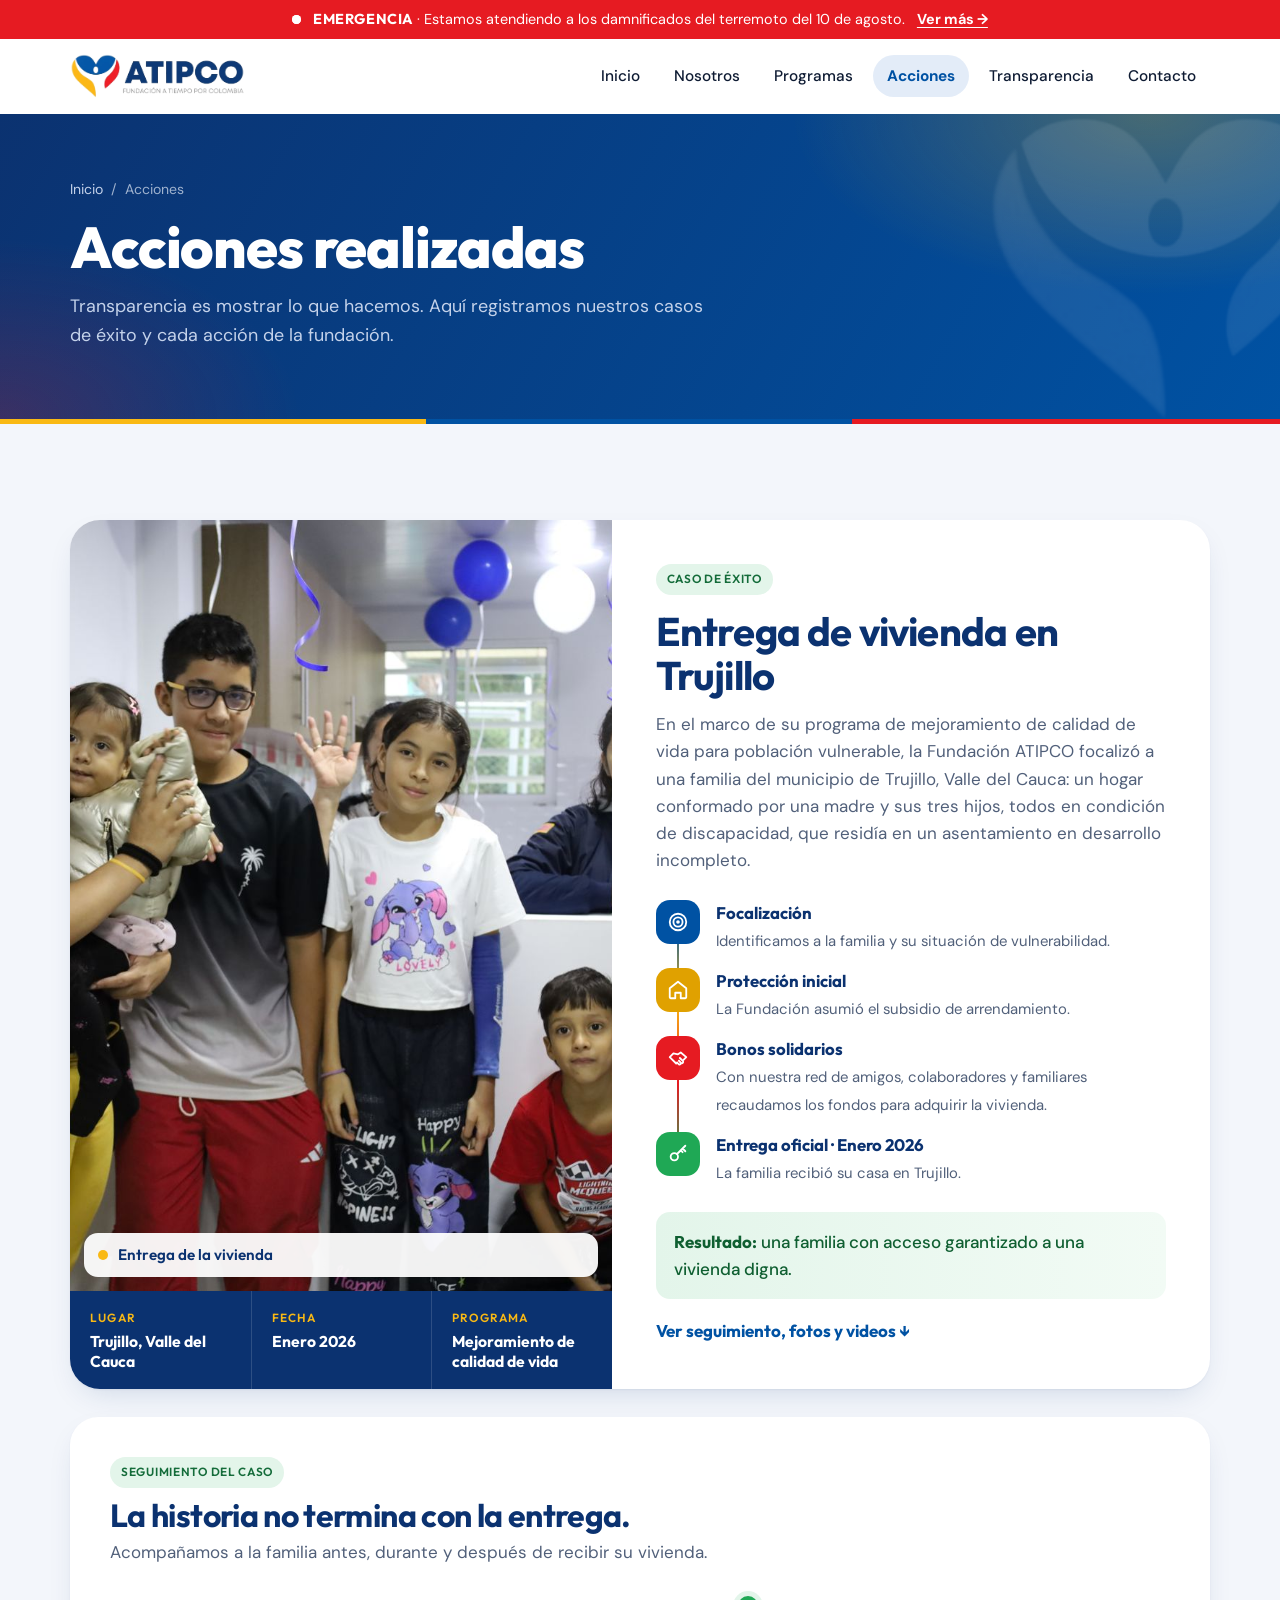
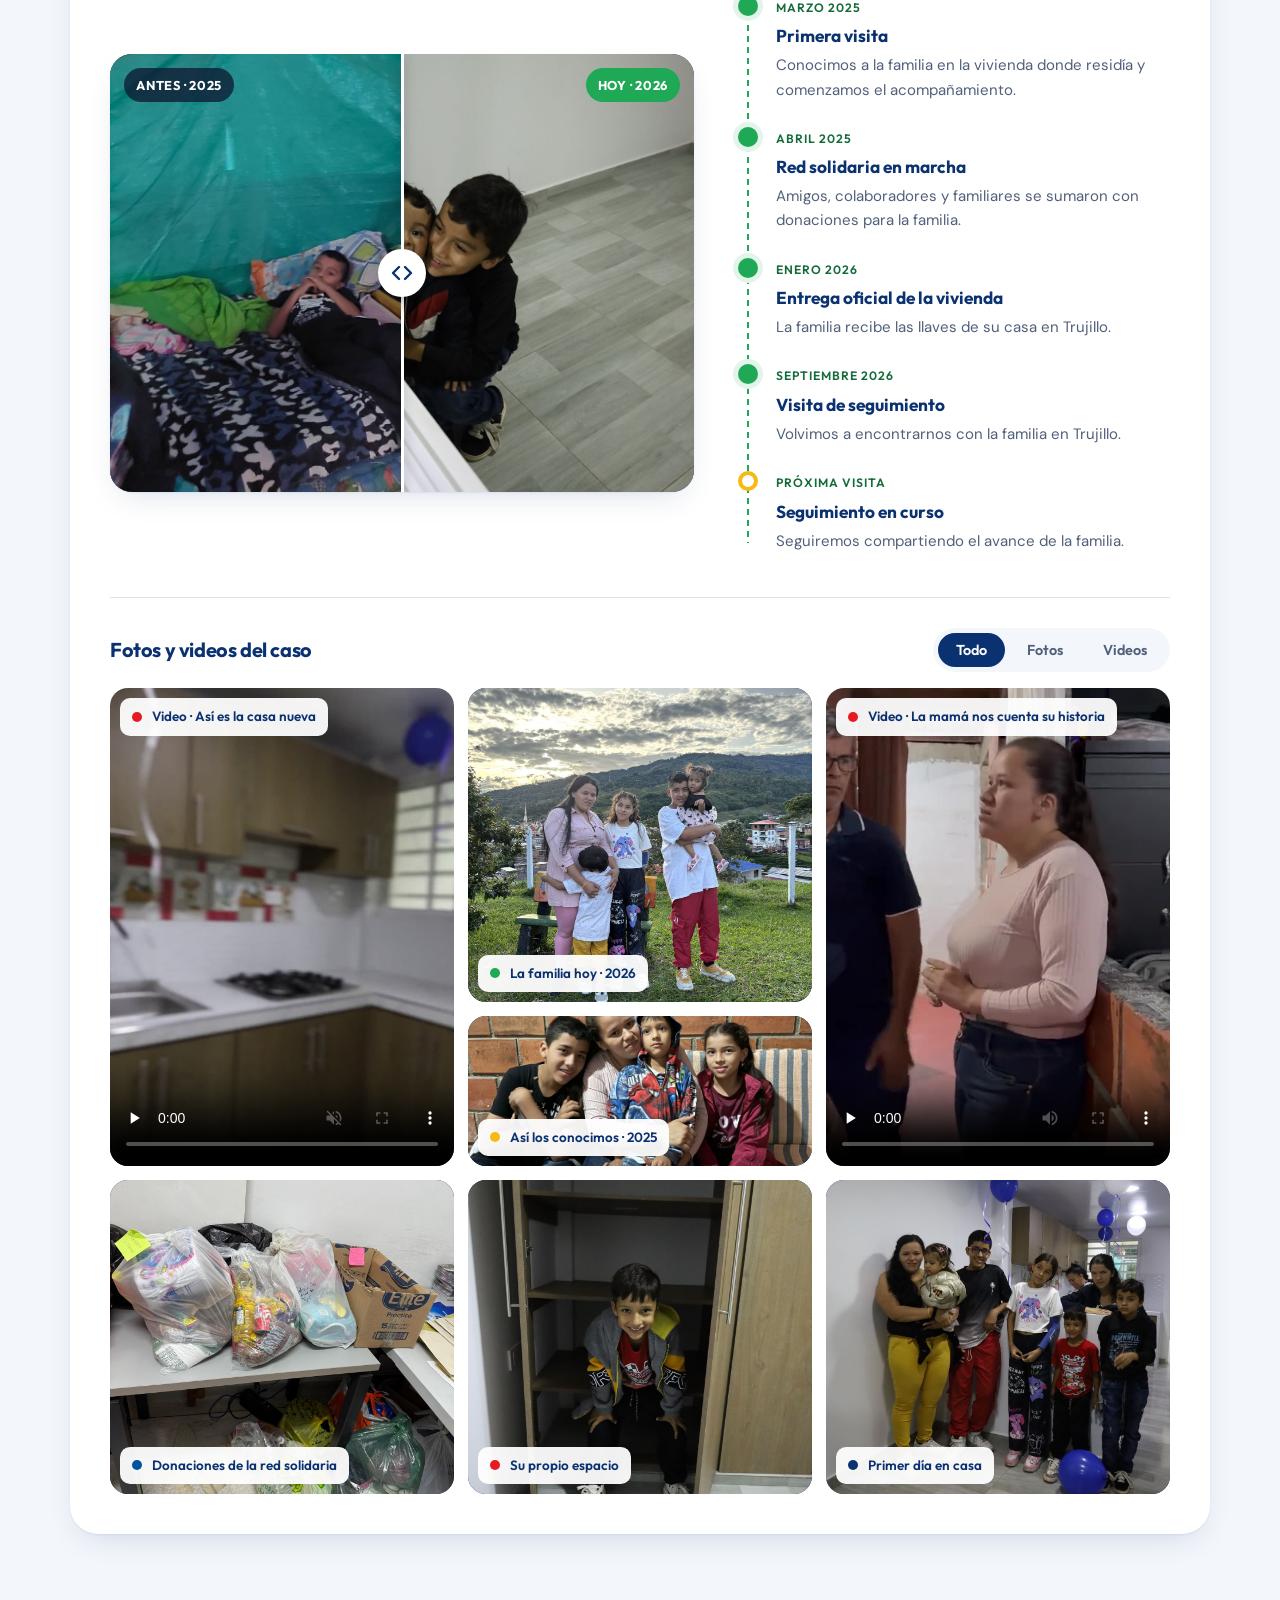
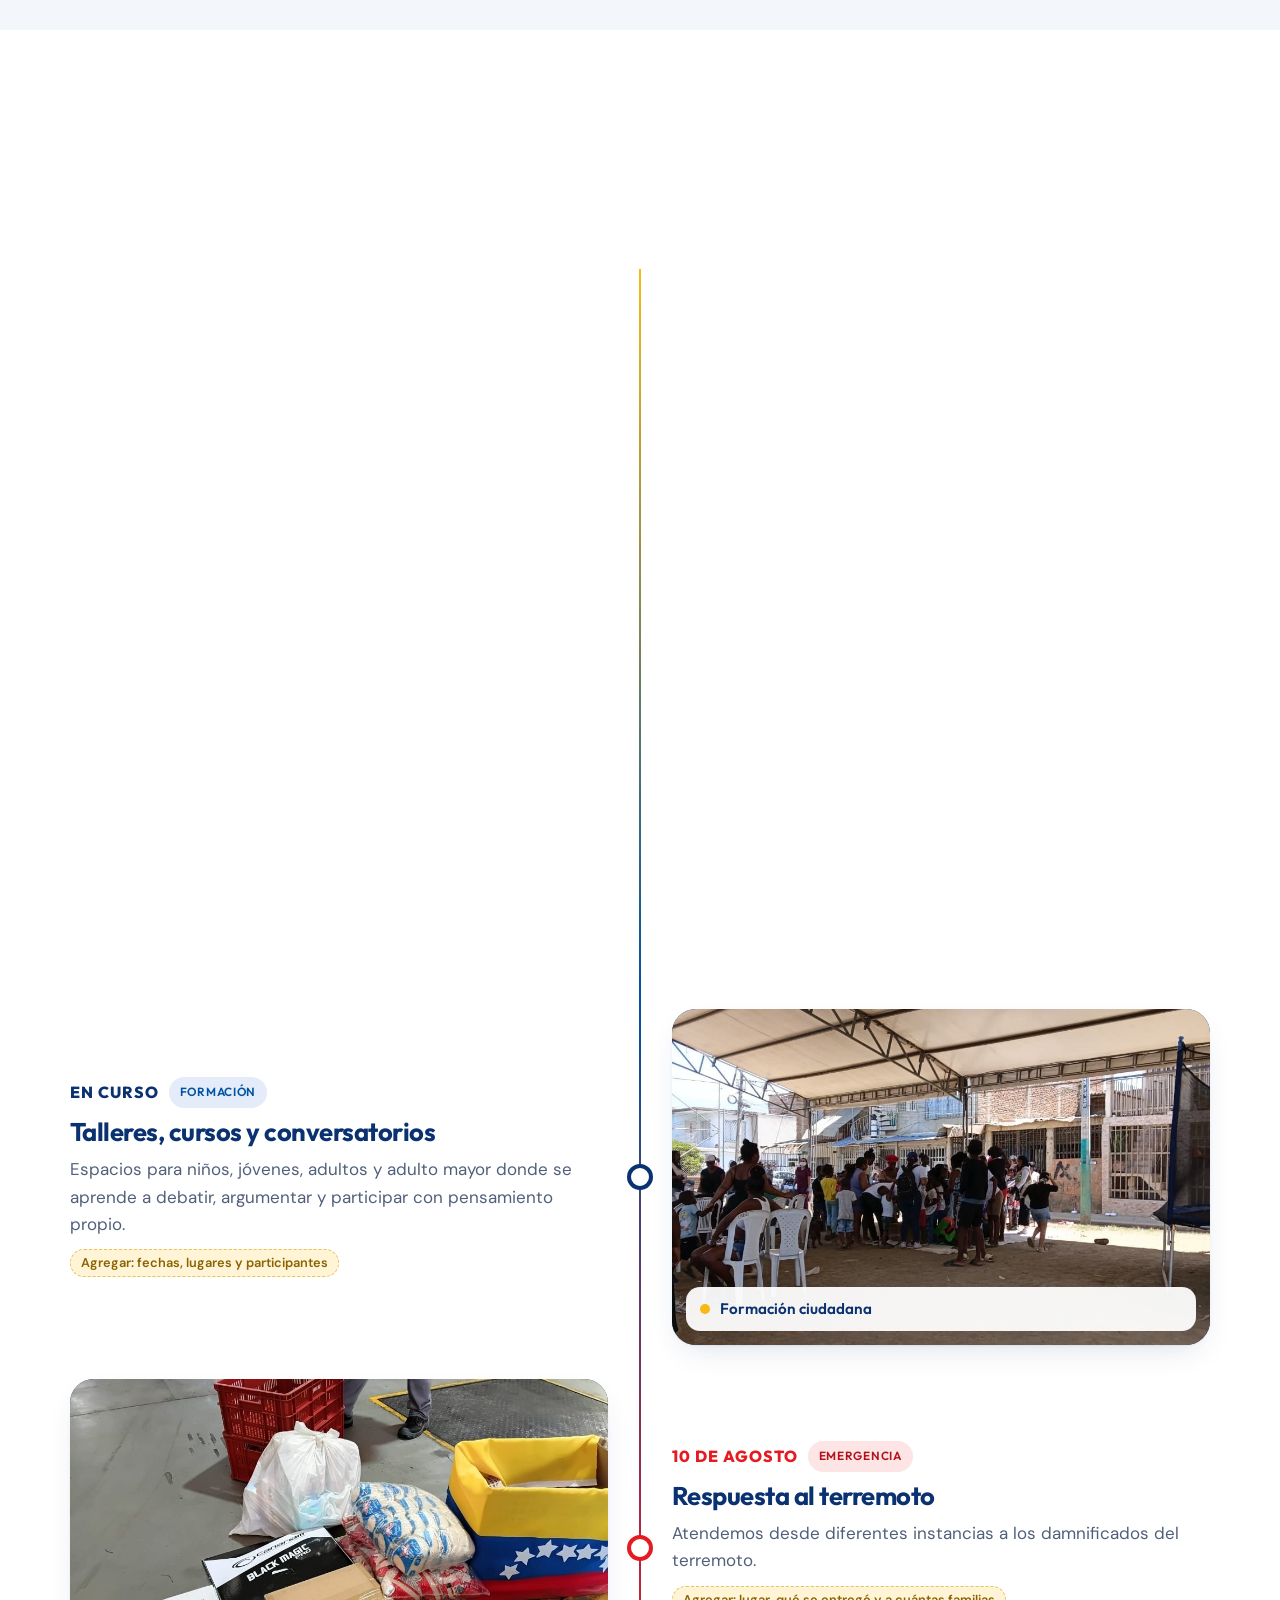
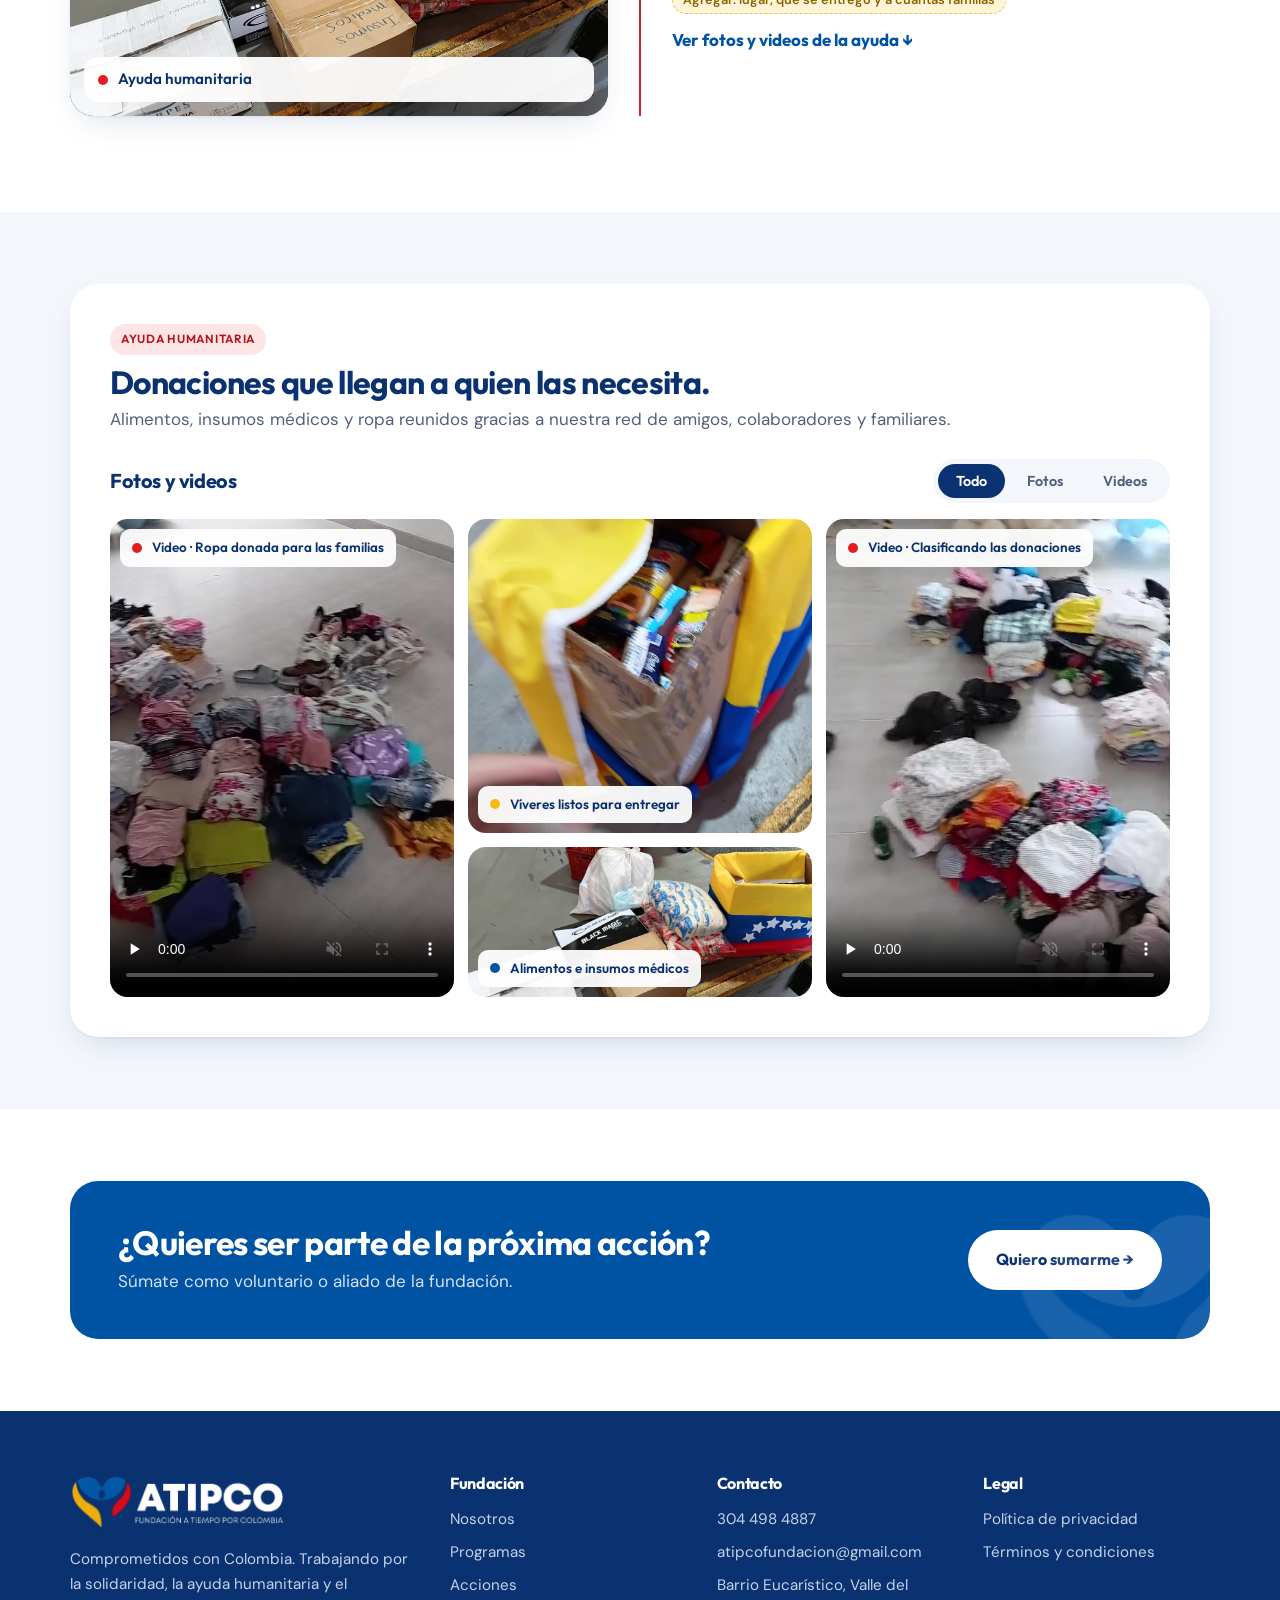
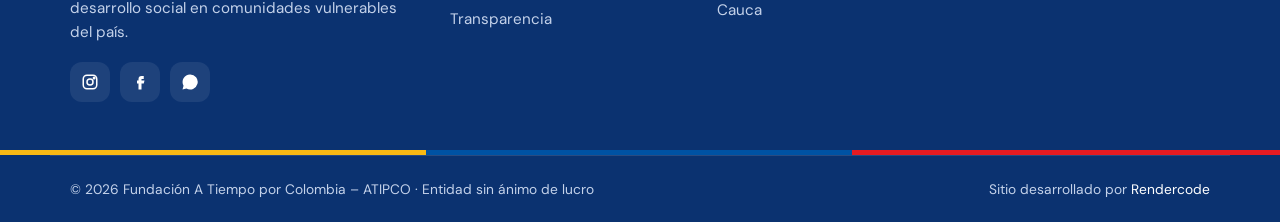
<file: acciones.html>
<!doctype html>
<html lang="es-CO" class="no-js">
<head>
<meta charset="utf-8">
<meta name="viewport" content="width=device-width, initial-scale=1">
<title>Acciones · ATIPCO</title>
<meta name="description" content="Casos de éxito y acciones de la Fundación A Tiempo por Colombia: entrega de vivienda en Trujillo, jornadas de bienestar en salud, atención jurídica, formación y ayuda humanitaria.">
<meta property="og:title" content="Acciones · ATIPCO">
<meta property="og:description" content="Casos de éxito y acciones de la Fundación A Tiempo por Colombia: entrega de vivienda en Trujillo, jornadas de bienestar en salud, atención jurídica, formación y ayuda humanitaria.">
<meta name="theme-color" content="#0B3270">
<link rel="icon" href="ISOTIPO_ATIPCO.png">
<link rel="preconnect" href="https://fonts.googleapis.com">
<link rel="preconnect" href="https://fonts.gstatic.com" crossorigin>
<link href="https://fonts.googleapis.com/css2?family=Outfit:wght@500;600;700;800&family=DM+Sans:opsz,wght@9..40,400;9..40,500;9..40,700&display=swap" rel="stylesheet">
<link rel="stylesheet" href="styles.css">
</head>
<body>
<div class="alert" role="region" aria-label="Emergencia">
  <div class="wrap">
    <span class="pulse" aria-hidden="true"></span>
    <span><strong>EMERGENCIA</strong> · Estamos atendiendo a los damnificados del terremoto del 10 de agosto.</span>
    <a href="programas.html#emergencia">Ver más →</a>
  </div>
</div>
<header class="site-header">
  <nav class="wrap nav" aria-label="Principal">
    <a href="index.html" class="logo" aria-label="ATIPCO, inicio"><img src="LOGO_ATIPCO.png" alt="ATIPCO · Fundación A Tiempo por Colombia" width="866" height="218"></a>
    <ul class="menu" id="menu"><li><a href="index.html">Inicio</a></li><li><a href="nosotros.html">Nosotros</a></li><li><a href="programas.html">Programas</a></li><li><a href="acciones.html" aria-current="page">Acciones</a></li><li><a href="transparencia.html">Transparencia</a></li><li><a href="contacto.html">Contacto</a></li></ul>
    <button class="burger" aria-label="Abrir menú" aria-expanded="false" aria-controls="menu"><span></span></button>
  </nav>
</header>
<main>
<section class="page-hero">
  <img class="wm" src="ISOTIPO_ATIPCO.png" alt="" aria-hidden="true">
  <div class="wrap">
    <nav class="crumbs" aria-label="Ruta"><a href="index.html">Inicio</a><span aria-hidden="true">/</span><span>Acciones</span></nav>
    <h1>Acciones realizadas</h1>
    <p>Transparencia es mostrar lo que hacemos. Aquí registramos nuestros casos de éxito y cada acción de la fundación.</p>
  </div>
</section>
<div class="tricolor"></div>
<section class="section bg-soft" id="caso-trujillo">
  <div class="wrap">
    <article class="case rv">
      <div class="case-media">
        <!-- 📷 IMAGEN: FOTO_ATIPCO_07.jpg · Entrega de la vivienda -->
        <figure class="photo p-yellow" data-file="FOTO_ATIPCO_07.jpg"><img src="FOTO_ATIPCO_07.jpg" alt="Entrega de la vivienda" loading="lazy" onerror="this.parentNode.classList.add('empty')"><figcaption><i style="background:var(--yellow)"></i>Entrega de la vivienda</figcaption></figure>
        <div class="case-meta">
          <div><small>Lugar</small><b>Trujillo, Valle del Cauca</b></div>
          <div><small>Fecha</small><b>Enero 2026</b></div>
          <div><small>Programa</small><b>Mejoramiento de calidad de vida</b></div>
        </div>
      </div>
      <div class="case-body">
        <span class="tag green">Caso de éxito</span>
        <h2>Entrega de vivienda en Trujillo</h2>
        <p>En el marco de su programa de mejoramiento de calidad de vida para población vulnerable, la Fundación ATIPCO focalizó a una familia del municipio de Trujillo, Valle del Cauca: un hogar conformado por una madre y sus tres hijos, todos en condición de discapacidad, que residía en un asentamiento en desarrollo incompleto.</p>
        <ol class="case-steps">
          <li style="--c:var(--blue)"><span><svg viewBox="0 0 24 24" fill="none" stroke="currentColor" stroke-width="2" stroke-linecap="round" stroke-linejoin="round"><circle cx="12" cy="12" r="9"/><circle cx="12" cy="12" r="5"/><circle cx="12" cy="12" r="1" fill="currentColor"/></svg></span><div><b>Focalización</b><small>Identificamos a la familia y su situación de vulnerabilidad.</small></div></li>
          <li style="--c:#E0A100"><span><svg viewBox="0 0 24 24" fill="none" stroke="currentColor" stroke-width="2" stroke-linecap="round" stroke-linejoin="round"><path d="M3 10l9-7 9 7v10a1 1 0 01-1 1h-5v-6H9v6H4a1 1 0 01-1-1z"/></svg></span><div><b>Protección inicial</b><small>La Fundación asumió el subsidio de arrendamiento.</small></div></li>
          <li style="--c:var(--red)"><span><svg viewBox="0 0 24 24" fill="none" stroke="currentColor" stroke-width="2" stroke-linecap="round" stroke-linejoin="round"><path d="M11 17l2 2a1.5 1.5 0 002-2M13 15l2.5 2.5a1.5 1.5 0 002-2L14 12"/><path d="M3 11l4-4 5 1 3-2 6 5-3 3M3 11l7 7 1-1M7 7L3 11"/></svg></span><div><b>Bonos solidarios</b><small>Con nuestra red de amigos, colaboradores y familiares recaudamos los fondos para adquirir la vivienda.</small></div></li>
          <li style="--c:#1FA855"><span><svg viewBox="0 0 24 24" fill="none" stroke="currentColor" stroke-width="2" stroke-linecap="round" stroke-linejoin="round"><circle cx="8" cy="15" r="4"/><path d="M11 12l9-9M17 6l3 3M15 8l2 2"/></svg></span><div><b>Entrega oficial · Enero 2026</b><small>La familia recibió su casa en Trujillo.</small></div></li>
        </ol>
        <div class="case-result"><b>Resultado:</b> una familia con acceso garantizado a una vivienda digna.</div>
        <a class="link-arrow" href="#seguimiento-trujillo" style="display:inline-block;margin-top:18px">Ver seguimiento, fotos y videos ↓</a>
      </div>
    </article>

    <div class="followup rv" id="seguimiento-trujillo">
      <div class="gallery-head">
        <div>
          <span class="tag green">Seguimiento del caso</span>
          <h3>La historia no termina con la entrega.</h3>
          <p>Acompañamos a la familia antes, durante y después de recibir su vivienda.</p>
        </div>
      </div>

      <div class="followup-grid">
        <div class="ba" style="--pos:50%">
          <!-- 📷 IMAGEN: FOTO_TRUJILLO_04.jpg · Comparador (HOY) -->
          <img class="ba-after" src="FOTO_TRUJILLO_04.jpg" alt="Hoy: los niños en su nueva casa" loading="lazy">
          <!-- 📷 IMAGEN: FOTO_TRUJILLO_01.jpg · Comparador (ANTES) -->
          <div class="ba-before"><img src="FOTO_TRUJILLO_01.jpg" alt="Antes: la vivienda donde vivía la familia" loading="lazy"></div>
          <span class="ba-tag l">Antes · 2025</span><span class="ba-tag r">Hoy · 2026</span>
          <span class="ba-handle" aria-hidden="true"><svg viewBox="0 0 24 24" fill="none" stroke="currentColor" stroke-width="2.4" stroke-linecap="round" stroke-linejoin="round"><path d="M9 6l-6 6 6 6M15 6l6 6-6 6"/></svg></span>
          <input class="ba-range" type="range" min="0" max="100" value="50" aria-label="Deslizar para comparar antes y después">
        </div>

        <ol class="fu-timeline" aria-label="Línea de acompañamiento">
          <li class="done">
            <span class="fu-dot" aria-hidden="true"></span>
            <div><small>Marzo 2025</small><b>Primera visita</b><p>Conocimos a la familia en la vivienda donde residía y comenzamos el acompañamiento.</p></div>
          </li>
          <li class="done">
            <span class="fu-dot" aria-hidden="true"></span>
            <div><small>Abril 2025</small><b>Red solidaria en marcha</b><p>Amigos, colaboradores y familiares se sumaron con donaciones para la familia.</p></div>
          </li>
          <li class="done">
            <span class="fu-dot" aria-hidden="true"></span>
            <div><small>Enero 2026</small><b>Entrega oficial de la vivienda</b><p>La familia recibe las llaves de su casa en Trujillo.</p></div>
          </li>
          <li class="done">
            <span class="fu-dot" aria-hidden="true"></span>
            <div><small>Septiembre 2026</small><b>Visita de seguimiento</b><p>Volvimos a encontrarnos con la familia en Trujillo.</p></div>
          </li>
          <li class="next">
            <span class="fu-dot" aria-hidden="true"></span>
            <div><small>Próxima visita</small><b>Seguimiento en curso</b><p>Seguiremos compartiendo el avance de la familia.</p></div>
          </li>
        </ol>
      </div>

      <div class="fu-media">
        <div class="media-head">
          <h4>Fotos y videos del caso</h4>
          <div class="media-filter" role="tablist" aria-label="Filtrar galería">
            <button type="button" class="on" data-filter="all" role="tab" aria-selected="true">Todo</button>
            <button type="button" data-filter="foto" role="tab" aria-selected="false">Fotos</button>
            <button type="button" data-filter="video" role="tab" aria-selected="false">Videos</button>
          </div>
        </div>
        <div class="gallery g-media">
            <!-- 📷 IMAGEN: VIDEO_TRUJILLO_01.mp4 · Video · Así es la casa nueva -->
            <figure class="photo video s-v" data-type="video" data-file="VIDEO_TRUJILLO_01.mp4"><video controls preload="none" playsinline muted poster="FOTO_TRUJILLO_VIDEO_01.jpg"><source src="VIDEO_TRUJILLO_01.mp4" type="video/mp4" onerror="this.closest('figure').classList.add('empty')"></video><span class="play" aria-hidden="true"><svg viewBox="0 0 24 24" fill="currentColor"><path d="M8 5v14l11-7z"/></svg></span><figcaption><i style="background:var(--red)"></i>Video · Así es la casa nueva</figcaption></figure>
            <!-- 📷 IMAGEN: FOTO_TRUJILLO_07.jpg · La familia hoy · 2026 -->
            <figure class="photo s-22" data-type="foto" data-file="FOTO_TRUJILLO_07.jpg"><img src="FOTO_TRUJILLO_07.jpg" alt="La familia durante la visita de seguimiento" loading="lazy" style="object-position:center 60%" onerror="this.parentNode.classList.add('empty')"><figcaption><i style="background:#1FA855"></i>La familia hoy · 2026</figcaption></figure>
            <!-- 📷 IMAGEN: VIDEO_TRUJILLO_02.mp4 · Video · La mamá nos cuenta su historia -->
            <figure class="photo video s-v" data-type="video" data-file="VIDEO_TRUJILLO_02.mp4"><video controls preload="none" playsinline poster="FOTO_TRUJILLO_VIDEO_02.jpg"><source src="VIDEO_TRUJILLO_02.mp4" type="video/mp4" onerror="this.closest('figure').classList.add('empty')"></video><span class="play" aria-hidden="true"><svg viewBox="0 0 24 24" fill="currentColor"><path d="M8 5v14l11-7z"/></svg></span><figcaption><i style="background:var(--red)"></i>Video · La mamá nos cuenta su historia</figcaption></figure>
            <!-- 📷 IMAGEN: FOTO_TRUJILLO_02.jpg · Así los conocimos · 2025 -->
            <figure class="photo s-21" data-type="foto" data-file="FOTO_TRUJILLO_02.jpg"><img src="FOTO_TRUJILLO_02.jpg" alt="La mamá con sus tres hijos en 2025" loading="lazy" style="object-position:center 55%" onerror="this.parentNode.classList.add('empty')"><figcaption><i style="background:var(--yellow)"></i>Así los conocimos · 2025</figcaption></figure>
            <!-- 📷 IMAGEN: FOTO_TRUJILLO_03.jpg · Donaciones de la red solidaria -->
            <figure class="photo s-22" data-type="foto" data-file="FOTO_TRUJILLO_03.jpg"><img src="FOTO_TRUJILLO_03.jpg" alt="Donaciones reunidas por la red solidaria" loading="lazy" style="object-position:center 55%" onerror="this.parentNode.classList.add('empty')"><figcaption><i style="background:var(--blue)"></i>Donaciones de la red solidaria</figcaption></figure>
            <!-- 📷 IMAGEN: FOTO_TRUJILLO_05.jpg · Su propio espacio -->
            <figure class="photo s-22" data-type="foto" data-file="FOTO_TRUJILLO_05.jpg"><img src="FOTO_TRUJILLO_05.jpg" alt="Niño estrenando su clóset en la casa nueva" loading="lazy" style="object-position:center 40%" onerror="this.parentNode.classList.add('empty')"><figcaption><i style="background:var(--red)"></i>Su propio espacio</figcaption></figure>
            <!-- 📷 IMAGEN: FOTO_TRUJILLO_06.jpg · Primer día en casa -->
            <figure class="photo s-22" data-type="foto" data-file="FOTO_TRUJILLO_06.jpg"><img src="FOTO_TRUJILLO_06.jpg" alt="La familia en el pasillo de su nueva casa" loading="lazy" style="object-position:center 60%" onerror="this.parentNode.classList.add('empty')"><figcaption><i style="background:var(--navy)"></i>Primer día en casa</figcaption></figure>
        </div>
      </div>
    </div>
  </div>
</section>

<section class="section">
  <div class="wrap">
    <div class="rv" style="margin-bottom:48px"><span class="eyebrow">Línea de tiempo</span><h2>Nuestras acciones.</h2></div>
  </div>
  <div class="wrap timeline">
    <div class="t-item rv" style="--c:#E0A100">
      <div class="t-text">
        <div class="t-when">Estrategia activa <span class="tag" style="background:#FFF4D6;color:#8A6200">Salud comunitaria</span></div>
        <h2>Jornadas de Bienestar Integral en Salud</h2>
        <p>Higiene oral, medicina general, optometría, actividades lúdico-recreativas para niños, olla comunitaria y cierre con cine al barrio, concertadas con líderes y comunidad.</p>
        <p style="margin-top:10px"><span class="pend">Agregar: fechas, barrios y personas atendidas</span></p>
      </div>
      <!-- 📷 IMAGEN: FOTO_JORNADA_04.jpg · Jornada de bienestar -->
      <figure class="photo p-yellow" data-file="FOTO_JORNADA_04.jpg"><img src="FOTO_JORNADA_04.jpg" alt="Jornada de bienestar" loading="lazy" onerror="this.parentNode.classList.add('empty')"><figcaption><i style="background:var(--yellow)"></i>Jornada de bienestar</figcaption></figure>
    </div>
    <div class="t-item rv">
      <div class="t-text">
        <div class="t-when">Hace 15 años <span class="tag">Permanente</span></div>
        <h2>Ruta de Protección de Derechos en Salud</h2>
        <p>Acompañamos a usuarios del sistema de salud frente a negativas injustificadas: derechos de petición, tutelas y gestión hasta lograr cirugías, medicamentos, transporte asistencial y procedimientos. Línea de la ruta: <a href="https://wa.me/573245076719" target="_blank" rel="noopener">WhatsApp +57 324 507 6719</a>.</p>
        <p style="margin-top:10px"><span class="pend">Agregar: número de casos atendidos</span></p>
      </div>
      <!-- 📷 IMAGEN: FOTO_ATIPCO_01.jpg · Atención jurídica -->
      <figure class="photo " data-file="FOTO_ATIPCO_01.jpg"><img src="FOTO_ATIPCO_01.jpg" alt="Atención jurídica" loading="lazy" onerror="this.parentNode.classList.add('empty')"><figcaption><i style="background:var(--blue)"></i>Atención jurídica</figcaption></figure>
    </div>
    <div class="t-item rv" style="--c:var(--navy)">
      <div class="t-text">
        <div class="t-when">En curso <span class="tag">Formación</span></div>
        <h2>Talleres, cursos y conversatorios</h2>
        <p>Espacios para niños, jóvenes, adultos y adulto mayor donde se aprende a debatir, argumentar y participar con pensamiento propio.</p>
        <p style="margin-top:10px"><span class="pend">Agregar: fechas, lugares y participantes</span></p>
      </div>
      <!-- 📷 IMAGEN: FOTO_ATIPCO_06.jpg · Formación ciudadana -->
      <figure class="photo p-yellow" data-file="FOTO_ATIPCO_06.jpg"><img src="FOTO_ATIPCO_06.jpg" alt="Encuentro comunitario bajo la carpa" loading="lazy" onerror="this.parentNode.classList.add('empty')"><figcaption><i style="background:var(--yellow)"></i>Formación ciudadana</figcaption></figure>
    </div>
    <div class="t-item rv" style="--c:var(--red)">
      <div class="t-text">
        <div class="t-when">10 de agosto <span class="tag red">Emergencia</span></div>
        <h2>Respuesta al terremoto</h2>
        <p>Atendemos desde diferentes instancias a los damnificados del terremoto.</p>
        <p style="margin-top:10px"><span class="pend">Agregar: lugar, qué se entregó y a cuántas familias</span></p>
        <a class="link-arrow" href="#ayuda-humanitaria" style="margin-top:12px">Ver fotos y videos de la ayuda ↓</a>
      </div>
      <!-- 📷 IMAGEN: FOTO_ATIPCO_03.jpg · Ayuda humanitaria -->
      <figure class="photo p-red" data-file="FOTO_ATIPCO_03.jpg"><img src="FOTO_ATIPCO_03.jpg" alt="Donación de alimentos e insumos médicos" loading="lazy" onerror="this.parentNode.classList.add('empty')"><figcaption><i style="background:var(--red)"></i>Ayuda humanitaria</figcaption></figure>
    </div>
  </div>
</section>

<section class="section tight bg-soft" id="ayuda-humanitaria">
  <div class="wrap">
    <div class="followup rv" style="margin-top:0">
      <div class="gallery-head">
        <div>
          <span class="tag red">Ayuda humanitaria</span>
          <h3>Donaciones que llegan a quien las necesita.</h3>
          <p>Alimentos, insumos médicos y ropa reunidos gracias a nuestra red de amigos, colaboradores y familiares.</p>
        </div>
      </div>
      <div class="fu-media">
        <div class="media-head" style="border-top:0;padding-top:0">
          <h4>Fotos y videos</h4>
          <div class="media-filter" role="tablist" aria-label="Filtrar galería">
            <button type="button" class="on" data-filter="all" role="tab" aria-selected="true">Todo</button>
            <button type="button" data-filter="foto" role="tab" aria-selected="false">Fotos</button>
            <button type="button" data-filter="video" role="tab" aria-selected="false">Videos</button>
          </div>
        </div>
        <div class="gallery g-media">
            <!-- 📷 IMAGEN: VIDEO_AYUDA_01.mp4 · Video · Ropa donada para las familias -->
            <figure class="photo video s-v" data-type="video" data-file="VIDEO_AYUDA_01.mp4"><video controls preload="none" playsinline muted poster="FOTO_AYUDA_VIDEO_01.jpg"><source src="VIDEO_AYUDA_01.mp4" type="video/mp4" onerror="this.closest('figure').classList.add('empty')"></video><span class="play" aria-hidden="true"><svg viewBox="0 0 24 24" fill="currentColor"><path d="M8 5v14l11-7z"/></svg></span><figcaption><i style="background:var(--red)"></i>Video · Ropa donada para las familias</figcaption></figure>
            <!-- 📷 IMAGEN: FOTO_AYUDA_01.jpg · Víveres listos para entregar -->
            <figure class="photo s-22" data-type="foto" data-file="FOTO_AYUDA_01.jpg"><img src="FOTO_AYUDA_01.jpg" alt="Caja de víveres lista para entregar" loading="lazy" onerror="this.parentNode.classList.add('empty')"><figcaption><i style="background:var(--yellow)"></i>Víveres listos para entregar</figcaption></figure>
            <!-- 📷 IMAGEN: VIDEO_AYUDA_02.mp4 · Video · Clasificando las donaciones -->
            <figure class="photo video s-v" data-type="video" data-file="VIDEO_AYUDA_02.mp4"><video controls preload="none" playsinline muted poster="FOTO_AYUDA_VIDEO_02.jpg"><source src="VIDEO_AYUDA_02.mp4" type="video/mp4" onerror="this.closest('figure').classList.add('empty')"></video><span class="play" aria-hidden="true"><svg viewBox="0 0 24 24" fill="currentColor"><path d="M8 5v14l11-7z"/></svg></span><figcaption><i style="background:var(--red)"></i>Video · Clasificando las donaciones</figcaption></figure>
            <!-- 📷 IMAGEN: FOTO_ATIPCO_03.jpg · Alimentos e insumos médicos -->
            <figure class="photo s-21" data-type="foto" data-file="FOTO_ATIPCO_03.jpg"><img src="FOTO_ATIPCO_03.jpg" alt="Donación de alimentos e insumos médicos" loading="lazy" onerror="this.parentNode.classList.add('empty')"><figcaption><i style="background:var(--blue)"></i>Alimentos e insumos médicos</figcaption></figure>
        </div>
      </div>
    </div>
  </div>
</section>

<section class="section tight">
  <div class="wrap">
    <div class="cta-band rv">
      <img class="iso-mark" src="ISOTIPO_ATIPCO.png" alt="" aria-hidden="true">
      <div><h2>¿Quieres ser parte de la próxima acción?</h2><p>Súmate como voluntario o aliado de la fundación.</p></div>
      <a class="btn btn-light" href="contacto.html?motivo=voluntariado">Quiero sumarme →</a>
    </div>
  </div>
</section>
</main>
<footer>
  <div class="wrap foot-grid">
    <div>
      <img class="flogo" src="LOGO_ATIPCO_blanco.png" alt="ATIPCO · Fundación A Tiempo por Colombia" width="866" height="218">
      <p>Comprometidos con Colombia. Trabajando por la solidaridad, la ayuda humanitaria y el desarrollo social en comunidades vulnerables del país.</p>
      <div class="social">
        <a href="#" aria-label="Instagram (pendiente)"><svg viewBox="0 0 24 24" fill="none" stroke="currentColor" stroke-width="2"><rect x="3" y="3" width="18" height="18" rx="5"/><circle cx="12" cy="12" r="4"/><circle cx="17.5" cy="6.5" r="1" fill="currentColor"/></svg></a>
        <a href="#" aria-label="Facebook (pendiente)"><svg viewBox="0 0 24 24" fill="currentColor"><path d="M14 8h3V4h-3a4 4 0 00-4 4v2H8v4h2v8h4v-8h3l1-4h-4V8z"/></svg></a>
        <a href="https://wa.me/573044984887" aria-label="WhatsApp" target="_blank" rel="noopener"><svg viewBox="0 0 24 24" fill="currentColor"><path d="M17.5 14.4c-.3-.1-1.7-.8-2-.9-.3-.1-.5-.1-.7.1-.2.3-.8.9-.9 1.1-.2.2-.3.2-.6.1-.3-.1-1.2-.5-2.3-1.4-.9-.8-1.4-1.7-1.6-2-.2-.3 0-.5.1-.6l.4-.5c.1-.2.2-.3.3-.5.1-.2 0-.4 0-.5l-.9-2.2c-.2-.6-.5-.5-.7-.5h-.6c-.2 0-.5.1-.8.4-.3.3-1 1-1 2.5s1.1 2.9 1.2 3.1c.1.2 2.1 3.2 5.1 4.5.7.3 1.3.5 1.7.6.7.2 1.4.2 1.9.1.6-.1 1.7-.7 2-1.4.2-.7.2-1.3.2-1.4-.1-.2-.3-.2-.6-.4zM12 2a10 10 0 00-8.6 15l-1.4 5 5.2-1.4A10 10 0 1012 2z"/></svg></a>
      </div>
    </div>
    <div>
      <h4>Fundación</h4>
      <ul><li><a href="nosotros.html">Nosotros</a></li><li><a href="programas.html">Programas</a></li><li><a href="acciones.html">Acciones</a></li><li><a href="transparencia.html">Transparencia</a></li></ul>
    </div>
    <div>
      <h4>Contacto</h4>
      <ul><li><a href="https://wa.me/573044984887" target="_blank" rel="noopener">304 498 4887</a></li><li><a href="mailto:atipcofundacion@gmail.com">atipcofundacion@gmail.com</a></li><li>Barrio Eucarístico, Valle del Cauca</li></ul>
    </div>
    <div>
      <h4>Legal</h4>
      <ul><li><a href="#" data-legal="privacidad">Política de privacidad</a></li><li><a href="#" data-legal="terminos">Términos y condiciones</a></li></ul>
    </div>
  </div>
  <div class="tricolor"></div>
  <div class="wrap foot-bottom">
    <span>© <span class="year">2026</span> Fundación A Tiempo por Colombia – ATIPCO · Entidad sin ánimo de lucro</span>
    <span>Sitio desarrollado por <a href="https://instagram.com/rendercode" target="_blank" rel="noopener">Rendercode</a></span>
  </div>
</footer>

<div class="modal" id="legalModal" role="dialog" aria-modal="true" aria-labelledby="legalTitle">
  <div class="modal-box">
    <button class="close" data-close aria-label="Cerrar">×</button>
    <h3 id="legalTitle">Documento legal</h3>
    <p>Este documento se publicará en la versión final del sitio. Mientras tanto, puedes solicitarlo a <a href="mailto:atipcofundacion@gmail.com">atipcofundacion@gmail.com</a>.</p>
  </div>
</div>
<script src="main.js"></script>
</body>
</html>
</file>
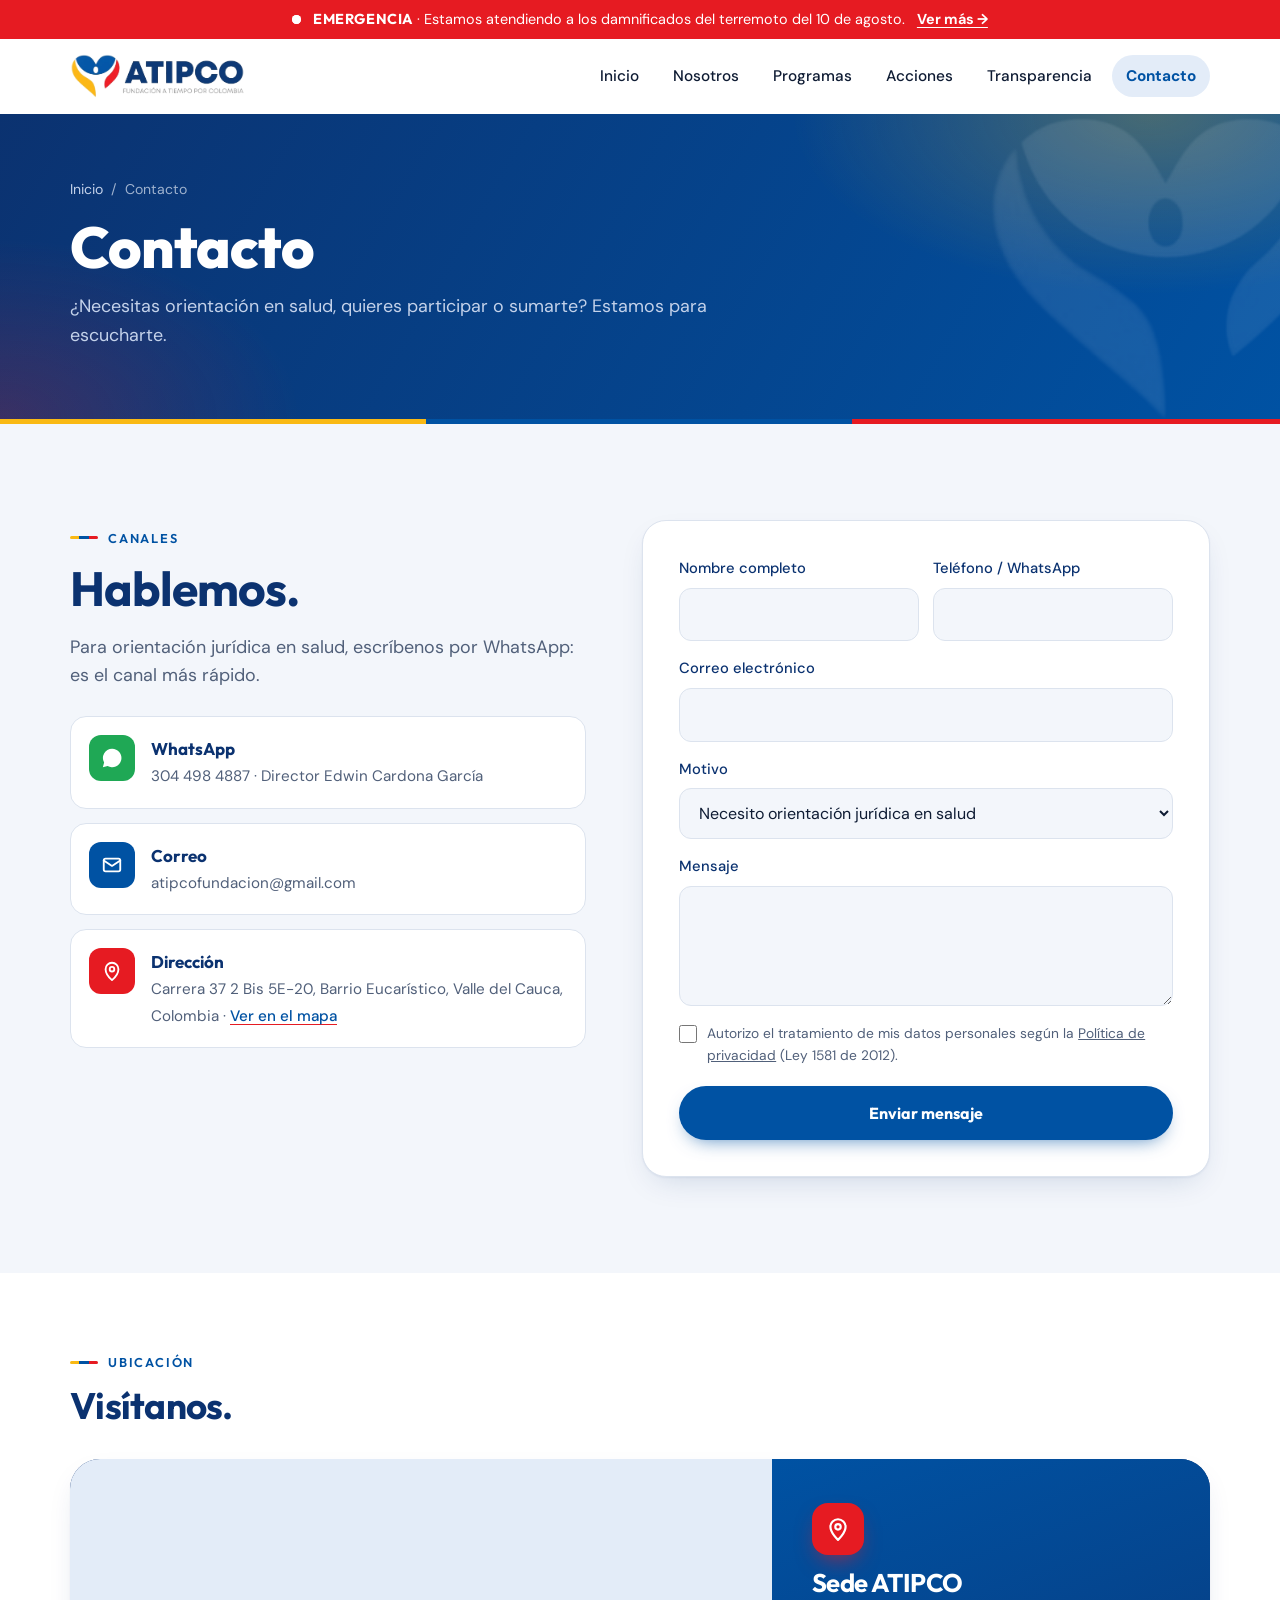
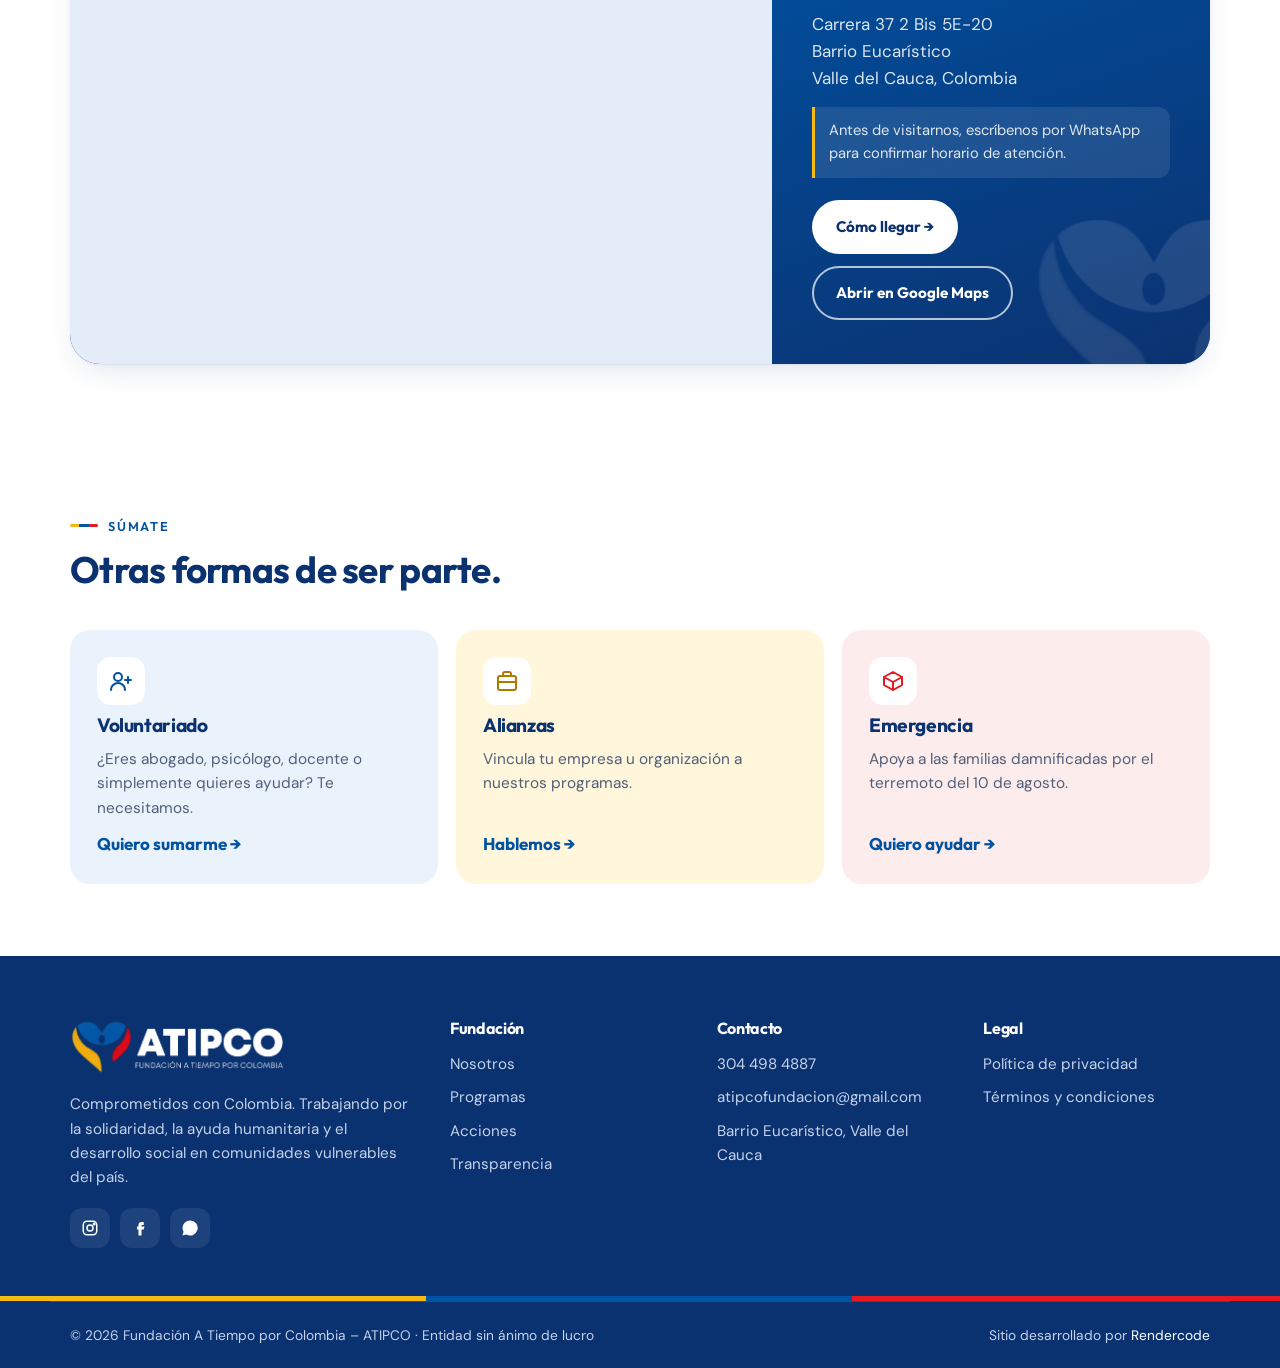
<file: contacto.html>
<!doctype html>
<html lang="es-CO" class="no-js">
<head>
<meta charset="utf-8">
<meta name="viewport" content="width=device-width, initial-scale=1">
<title>Contacto · ATIPCO</title>
<meta name="description" content="Contacta a la Fundación A Tiempo por Colombia – ATIPCO por WhatsApp, correo o formulario.">
<meta property="og:title" content="Contacto · ATIPCO">
<meta property="og:description" content="Contacta a la Fundación A Tiempo por Colombia – ATIPCO por WhatsApp, correo o formulario.">
<meta name="theme-color" content="#0B3270">
<link rel="icon" href="ISOTIPO_ATIPCO.png">
<link rel="preconnect" href="https://fonts.googleapis.com">
<link rel="preconnect" href="https://fonts.gstatic.com" crossorigin>
<link href="https://fonts.googleapis.com/css2?family=Outfit:wght@500;600;700;800&family=DM+Sans:opsz,wght@9..40,400;9..40,500;9..40,700&display=swap" rel="stylesheet">
<link rel="stylesheet" href="styles.css">
</head>
<body>
<div class="alert" role="region" aria-label="Emergencia">
  <div class="wrap">
    <span class="pulse" aria-hidden="true"></span>
    <span><strong>EMERGENCIA</strong> · Estamos atendiendo a los damnificados del terremoto del 10 de agosto.</span>
    <a href="programas.html#emergencia">Ver más →</a>
  </div>
</div>
<header class="site-header">
  <nav class="wrap nav" aria-label="Principal">
    <a href="index.html" class="logo" aria-label="ATIPCO, inicio"><img src="LOGO_ATIPCO.png" alt="ATIPCO · Fundación A Tiempo por Colombia" width="866" height="218"></a>
    <ul class="menu" id="menu"><li><a href="index.html">Inicio</a></li><li><a href="nosotros.html">Nosotros</a></li><li><a href="programas.html">Programas</a></li><li><a href="acciones.html">Acciones</a></li><li><a href="transparencia.html">Transparencia</a></li><li><a href="contacto.html" aria-current="page">Contacto</a></li></ul>
    <button class="burger" aria-label="Abrir menú" aria-expanded="false" aria-controls="menu"><span></span></button>
  </nav>
</header>
<main>
<section class="page-hero">
  <img class="wm" src="ISOTIPO_ATIPCO.png" alt="" aria-hidden="true">
  <div class="wrap">
    <nav class="crumbs" aria-label="Ruta"><a href="index.html">Inicio</a><span aria-hidden="true">/</span><span>Contacto</span></nav>
    <h1>Contacto</h1>
    <p>¿Necesitas orientación en salud, quieres participar o sumarte? Estamos para escucharte.</p>
  </div>
</section>
<div class="tricolor"></div>
<section class="section bg-soft">
  <div class="wrap contact-grid">
    <div class="rv">
      <span class="eyebrow">Canales</span>
      <h2>Hablemos.</h2>
      <p class="lead">Para orientación jurídica en salud, escríbenos por WhatsApp: es el canal más rápido.</p>
      <div class="cinfo">
        <a class="citem" href="https://wa.me/573044984887" target="_blank" rel="noopener"><span class="ic" style="background:#1FA855"><svg viewBox="0 0 24 24" fill="currentColor"><path d="M17.5 14.4c-.3-.1-1.7-.8-2-.9-.3-.1-.5-.1-.7.1-.2.3-.8.9-.9 1.1-.2.2-.3.2-.6.1-.3-.1-1.2-.5-2.3-1.4-.9-.8-1.4-1.7-1.6-2-.2-.3 0-.5.1-.6l.4-.5c.1-.2.2-.3.3-.5.1-.2 0-.4 0-.5l-.9-2.2c-.2-.6-.5-.5-.7-.5h-.6c-.2 0-.5.1-.8.4-.3.3-1 1-1 2.5s1.1 2.9 1.2 3.1c.1.2 2.1 3.2 5.1 4.5.7.3 1.3.5 1.7.6.7.2 1.4.2 1.9.1.6-.1 1.7-.7 2-1.4.2-.7.2-1.3.2-1.4-.1-.2-.3-.2-.6-.4zM12 2a10 10 0 00-8.6 15l-1.4 5 5.2-1.4A10 10 0 1012 2z"/></svg></span><div><b>WhatsApp</b><span>304 498 4887 · Director Edwin Cardona García</span></div></a>
        <a class="citem" href="mailto:atipcofundacion@gmail.com"><span class="ic" style="background:var(--blue)"><svg viewBox="0 0 24 24" fill="none" stroke="currentColor" stroke-width="2" stroke-linecap="round" stroke-linejoin="round"><rect x="3" y="5" width="18" height="14" rx="2"/><path d="M3 7l9 6 9-6"/></svg></span><div><b>Correo</b><span>atipcofundacion@gmail.com</span></div></a>
        <a class="citem" href="#mapa"><span class="ic" style="background:var(--red)"><svg viewBox="0 0 24 24" fill="none" stroke="currentColor" stroke-width="2" stroke-linecap="round" stroke-linejoin="round"><path d="M12 22s7-6.2 7-12a7 7 0 00-14 0c0 5.8 7 12 7 12z"/><circle cx="12" cy="10" r="2.5"/></svg></span><div><b>Dirección</b><span>Carrera 37 2 Bis 5E-20, Barrio Eucarístico, Valle del Cauca, Colombia · <u>Ver en el mapa</u></span></div></a>
      </div>
    </div>
    <form id="contactForm" class="rv" novalidate>
      <div class="row2">
        <div class="field"><label for="f-nombre">Nombre completo</label><input id="f-nombre" name="nombre" required autocomplete="name"></div>
        <div class="field"><label for="f-tel">Teléfono / WhatsApp</label><input id="f-tel" name="telefono" type="tel" autocomplete="tel"></div>
      </div>
      <div class="field"><label for="f-email">Correo electrónico</label><input id="f-email" name="email" type="email" required autocomplete="email"></div>
      <div class="field"><label for="f-motivo">Motivo</label>
        <select id="f-motivo" name="motivo">
          <option value="salud">Necesito orientación jurídica en salud</option>
          <option value="formacion">Quiero participar en la formación ciudadana</option>
          <option value="jornada">Quiero una jornada de bienestar en mi comunidad</option>
          <option value="red">Quiero ser parte de la red solidaria</option>
          <option value="emergencia">Quiero ayudar en la emergencia</option>
          <option value="voluntariado">Quiero ser voluntario</option>
          <option value="alianza">Alianza con mi empresa u organización</option>
          <option value="otro">Otro</option>
        </select>
      </div>
      <div class="field"><label for="f-msg">Mensaje</label><textarea id="f-msg" name="mensaje" required></textarea></div>
      <input class="hp" type="text" name="empresa_web" tabindex="-1" autocomplete="off" aria-hidden="true">
      <label class="consent"><input type="checkbox" required><span>Autorizo el tratamiento de mis datos personales según la <a href="#" data-legal="privacidad">Política de privacidad</a> (Ley 1581 de 2012).</span></label>
      <button class="btn btn-primary" type="submit" style="width:100%">Enviar mensaje</button>
      <div class="form-ok" id="formOk" role="status" aria-live="polite">
        <svg class="check-anim" viewBox="0 0 84 84"><circle cx="42" cy="42" r="38"/><path d="M26 43l11 11 21-23"/></svg>
        <h3>¡Mensaje recibido!</h3>
        <p style="color:var(--muted)">Te responderemos lo antes posible. Si es urgente, escríbenos por WhatsApp.</p>
        <button type="button" class="btn btn-ghost" id="formReset">Enviar otro mensaje</button>
      </div>
    </form>
  </div>
</section>

<section class="section tight" id="mapa">
  <div class="wrap">
    <div class="rv" style="margin-bottom:32px"><span class="eyebrow">Ubicación</span><h2 style="font-size:clamp(1.7rem,3.2vw,2.3rem)">Visítanos.</h2></div>
    <div class="map-card rv">
      <div class="map-frame">
        <iframe title="Mapa: sede de la Fundación ATIPCO" src="https://www.google.com/maps?q=3.42499,-76.5412197&amp;z=17&amp;hl=es&amp;output=embed" loading="lazy" referrerpolicy="no-referrer-when-downgrade" allowfullscreen></iframe>
      </div>
      <aside class="map-info">
        <img class="iso-mark" src="ISOTIPO_ATIPCO.png" alt="" aria-hidden="true">
        <span class="map-pin" aria-hidden="true"><svg viewBox="0 0 24 24" fill="none" stroke="currentColor" stroke-width="2" stroke-linecap="round" stroke-linejoin="round"><path d="M12 22s7-6.2 7-12a7 7 0 00-14 0c0 5.8 7 12 7 12z"/><circle cx="12" cy="10" r="2.5"/></svg></span>
        <h3>Sede ATIPCO</h3>
        <p>Carrera 37 2 Bis 5E-20<br>Barrio Eucarístico<br>Valle del Cauca, Colombia</p>
        <p class="map-hint">Antes de visitarnos, escríbenos por WhatsApp para confirmar horario de atención.</p>
        <div class="map-actions">
          <a class="btn btn-light" href="https://www.google.com/maps/dir/?api=1&amp;destination=3.42499,-76.5412197" target="_blank" rel="noopener">Cómo llegar →</a>
          <a class="btn btn-outline-light" href="https://maps.app.goo.gl/Uxcqg194gnXXjPA47" target="_blank" rel="noopener">Abrir en Google Maps</a>
        </div>
      </aside>
    </div>
  </div>
</section>

<section class="section tight">
  <div class="wrap">
    <div class="rv"><span class="eyebrow">Súmate</span><h2 style="font-size:clamp(1.7rem,3.2vw,2.3rem)">Otras formas de ser parte.</h2></div>
    <div class="cards3">
      <div class="card rv"><span class="ic"><svg viewBox="0 0 24 24" fill="none" stroke="currentColor" stroke-width="2" stroke-linecap="round" stroke-linejoin="round"><circle cx="9" cy="8" r="4"/><path d="M2 21a7 7 0 0114 0"/><path d="M19 8v6M16 11h6"/></svg></span><h3>Voluntariado</h3><p>¿Eres abogado, psicólogo, docente o simplemente quieres ayudar? Te necesitamos.</p><a class="link-arrow" href="contacto.html?motivo=voluntariado#contactForm">Quiero sumarme →</a></div>
      <div class="card rv"><span class="ic" style="background:#FFF4D6;color:#B07A00"><svg viewBox="0 0 24 24" fill="none" stroke="currentColor" stroke-width="2" stroke-linecap="round" stroke-linejoin="round"><rect x="3" y="7" width="18" height="14" rx="2"/><path d="M8 7V5a2 2 0 012-2h4a2 2 0 012 2v2"/><path d="M3 13h18"/></svg></span><h3>Alianzas</h3><p>Vincula tu empresa u organización a nuestros programas.</p><a class="link-arrow" href="contacto.html?motivo=alianza#contactForm">Hablemos →</a></div>
      <div class="card rv"><span class="ic" style="background:#FDE4E5;color:var(--red)"><svg viewBox="0 0 24 24" fill="none" stroke="currentColor" stroke-width="2" stroke-linecap="round" stroke-linejoin="round"><path d="M21 8l-9-5-9 5 9 5 9-5z"/><path d="M3 8v8l9 5 9-5V8"/><path d="M12 13v8"/></svg></span><h3>Emergencia</h3><p>Apoya a las familias damnificadas por el terremoto del 10 de agosto.</p><a class="link-arrow" href="contacto.html?motivo=emergencia#contactForm">Quiero ayudar →</a></div>
    </div>
  </div>
</section>

</main>
<footer>
  <div class="wrap foot-grid">
    <div>
      <img class="flogo" src="LOGO_ATIPCO_blanco.png" alt="ATIPCO · Fundación A Tiempo por Colombia" width="866" height="218">
      <p>Comprometidos con Colombia. Trabajando por la solidaridad, la ayuda humanitaria y el desarrollo social en comunidades vulnerables del país.</p>
      <div class="social">
        <a href="#" aria-label="Instagram (pendiente)"><svg viewBox="0 0 24 24" fill="none" stroke="currentColor" stroke-width="2"><rect x="3" y="3" width="18" height="18" rx="5"/><circle cx="12" cy="12" r="4"/><circle cx="17.5" cy="6.5" r="1" fill="currentColor"/></svg></a>
        <a href="#" aria-label="Facebook (pendiente)"><svg viewBox="0 0 24 24" fill="currentColor"><path d="M14 8h3V4h-3a4 4 0 00-4 4v2H8v4h2v8h4v-8h3l1-4h-4V8z"/></svg></a>
        <a href="https://wa.me/573044984887" aria-label="WhatsApp" target="_blank" rel="noopener"><svg viewBox="0 0 24 24" fill="currentColor"><path d="M17.5 14.4c-.3-.1-1.7-.8-2-.9-.3-.1-.5-.1-.7.1-.2.3-.8.9-.9 1.1-.2.2-.3.2-.6.1-.3-.1-1.2-.5-2.3-1.4-.9-.8-1.4-1.7-1.6-2-.2-.3 0-.5.1-.6l.4-.5c.1-.2.2-.3.3-.5.1-.2 0-.4 0-.5l-.9-2.2c-.2-.6-.5-.5-.7-.5h-.6c-.2 0-.5.1-.8.4-.3.3-1 1-1 2.5s1.1 2.9 1.2 3.1c.1.2 2.1 3.2 5.1 4.5.7.3 1.3.5 1.7.6.7.2 1.4.2 1.9.1.6-.1 1.7-.7 2-1.4.2-.7.2-1.3.2-1.4-.1-.2-.3-.2-.6-.4zM12 2a10 10 0 00-8.6 15l-1.4 5 5.2-1.4A10 10 0 1012 2z"/></svg></a>
      </div>
    </div>
    <div>
      <h4>Fundación</h4>
      <ul><li><a href="nosotros.html">Nosotros</a></li><li><a href="programas.html">Programas</a></li><li><a href="acciones.html">Acciones</a></li><li><a href="transparencia.html">Transparencia</a></li></ul>
    </div>
    <div>
      <h4>Contacto</h4>
      <ul><li><a href="https://wa.me/573044984887" target="_blank" rel="noopener">304 498 4887</a></li><li><a href="mailto:atipcofundacion@gmail.com">atipcofundacion@gmail.com</a></li><li>Barrio Eucarístico, Valle del Cauca</li></ul>
    </div>
    <div>
      <h4>Legal</h4>
      <ul><li><a href="#" data-legal="privacidad">Política de privacidad</a></li><li><a href="#" data-legal="terminos">Términos y condiciones</a></li></ul>
    </div>
  </div>
  <div class="tricolor"></div>
  <div class="wrap foot-bottom">
    <span>© <span class="year">2026</span> Fundación A Tiempo por Colombia – ATIPCO · Entidad sin ánimo de lucro</span>
    <span>Sitio desarrollado por <a href="https://instagram.com/rendercode" target="_blank" rel="noopener">Rendercode</a></span>
  </div>
</footer>

<div class="modal" id="legalModal" role="dialog" aria-modal="true" aria-labelledby="legalTitle">
  <div class="modal-box">
    <button class="close" data-close aria-label="Cerrar">×</button>
    <h3 id="legalTitle">Documento legal</h3>
    <p>Este documento se publicará en la versión final del sitio. Mientras tanto, puedes solicitarlo a <a href="mailto:atipcofundacion@gmail.com">atipcofundacion@gmail.com</a>.</p>
  </div>
</div>
<script src="main.js"></script>
</body>
</html>
</file>
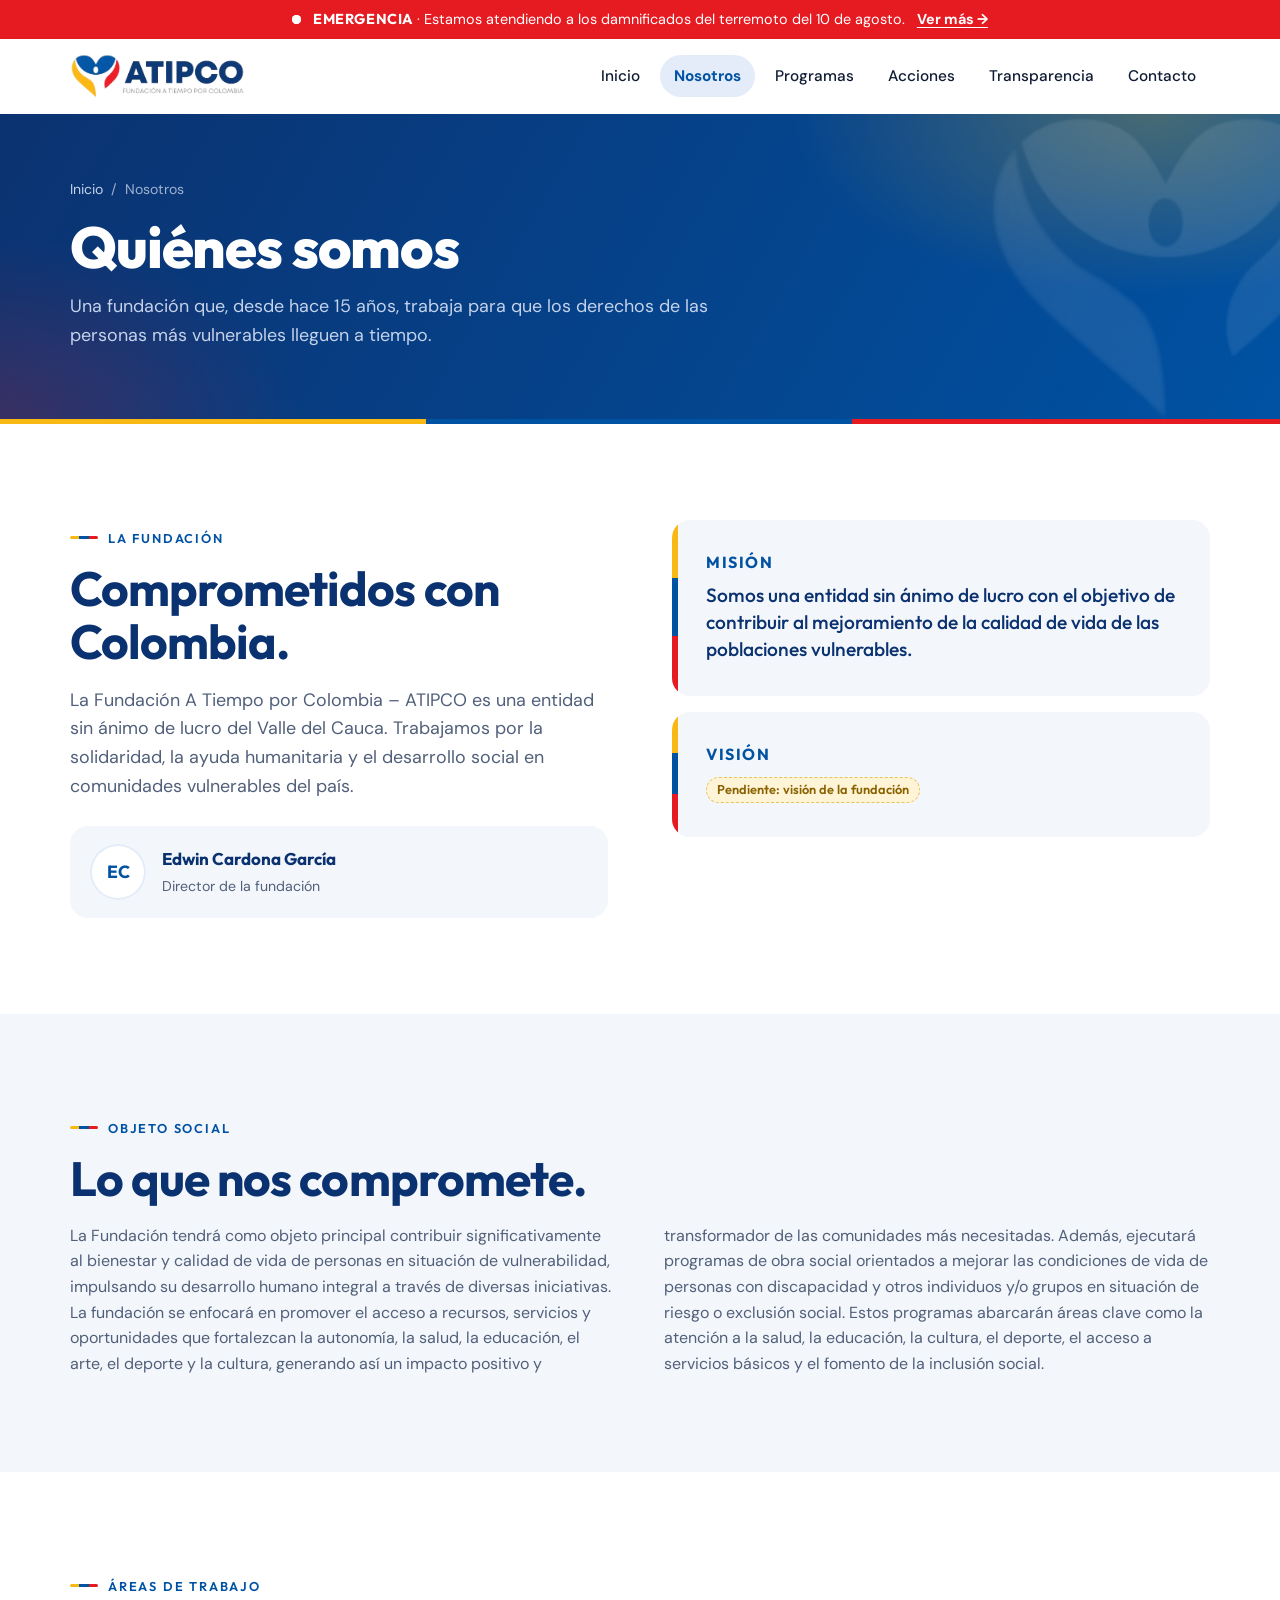
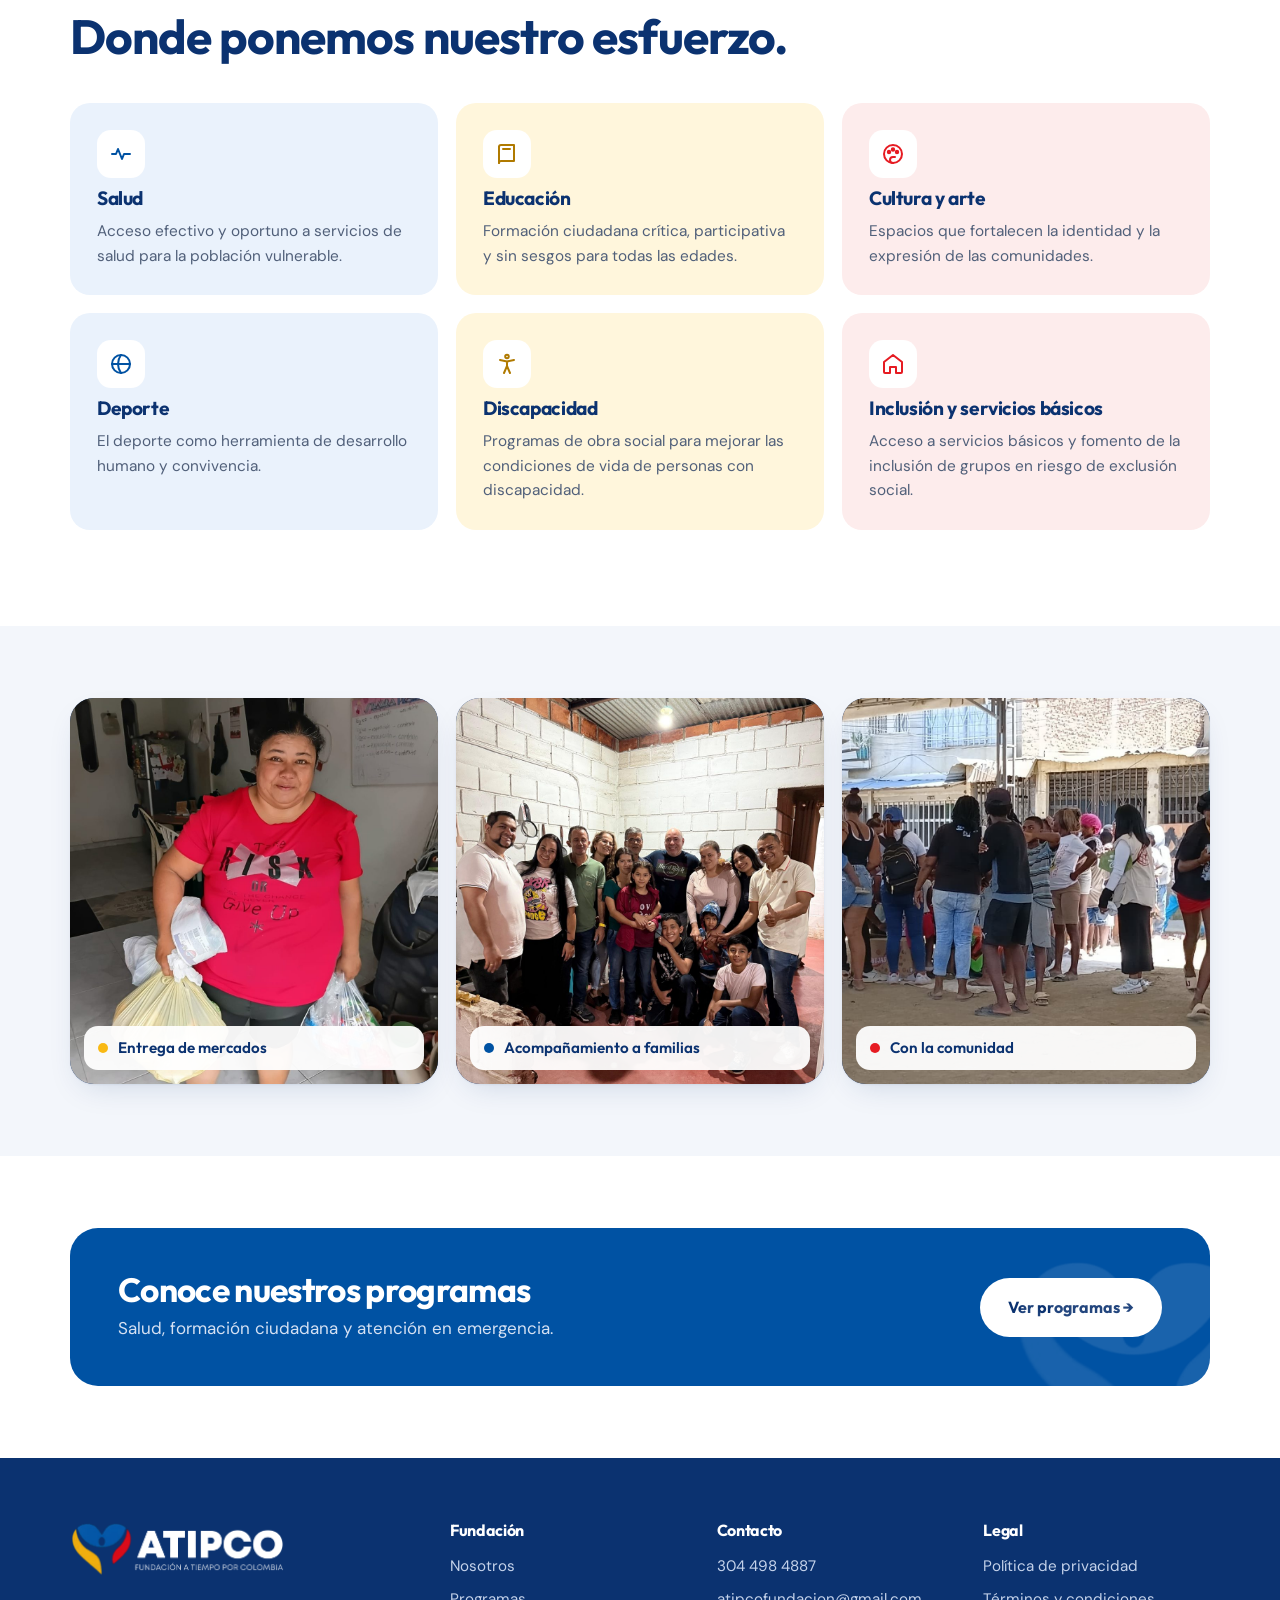
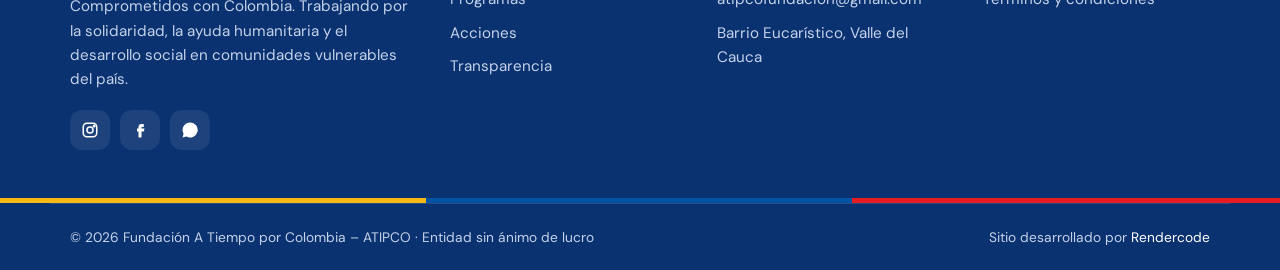
<file: nosotros.html>
<!doctype html>
<html lang="es-CO" class="no-js">
<head>
<meta charset="utf-8">
<meta name="viewport" content="width=device-width, initial-scale=1">
<title>Nosotros · ATIPCO</title>
<meta name="description" content="Quiénes somos: misión, objeto social, áreas de trabajo y equipo de la Fundación A Tiempo por Colombia.">
<meta property="og:title" content="Nosotros · ATIPCO">
<meta property="og:description" content="Quiénes somos: misión, objeto social, áreas de trabajo y equipo de la Fundación A Tiempo por Colombia.">
<meta name="theme-color" content="#0B3270">
<link rel="icon" href="ISOTIPO_ATIPCO.png">
<link rel="preconnect" href="https://fonts.googleapis.com">
<link rel="preconnect" href="https://fonts.gstatic.com" crossorigin>
<link href="https://fonts.googleapis.com/css2?family=Outfit:wght@500;600;700;800&family=DM+Sans:opsz,wght@9..40,400;9..40,500;9..40,700&display=swap" rel="stylesheet">
<link rel="stylesheet" href="styles.css">
</head>
<body>
<div class="alert" role="region" aria-label="Emergencia">
  <div class="wrap">
    <span class="pulse" aria-hidden="true"></span>
    <span><strong>EMERGENCIA</strong> · Estamos atendiendo a los damnificados del terremoto del 10 de agosto.</span>
    <a href="programas.html#emergencia">Ver más →</a>
  </div>
</div>
<header class="site-header">
  <nav class="wrap nav" aria-label="Principal">
    <a href="index.html" class="logo" aria-label="ATIPCO, inicio"><img src="LOGO_ATIPCO.png" alt="ATIPCO · Fundación A Tiempo por Colombia" width="866" height="218"></a>
    <ul class="menu" id="menu"><li><a href="index.html">Inicio</a></li><li><a href="nosotros.html" aria-current="page">Nosotros</a></li><li><a href="programas.html">Programas</a></li><li><a href="acciones.html">Acciones</a></li><li><a href="transparencia.html">Transparencia</a></li><li><a href="contacto.html">Contacto</a></li></ul>
    <button class="burger" aria-label="Abrir menú" aria-expanded="false" aria-controls="menu"><span></span></button>
  </nav>
</header>
<main>
<section class="page-hero">
  <img class="wm" src="ISOTIPO_ATIPCO.png" alt="" aria-hidden="true">
  <div class="wrap">
    <nav class="crumbs" aria-label="Ruta"><a href="index.html">Inicio</a><span aria-hidden="true">/</span><span>Nosotros</span></nav>
    <h1>Quiénes somos</h1>
    <p>Una fundación que, desde hace 15 años, trabaja para que los derechos de las personas más vulnerables lleguen a tiempo.</p>
  </div>
</section>
<div class="tricolor"></div>
<section class="section">
  <div class="wrap about-grid">
    <div class="rv">
      <span class="eyebrow">La fundación</span>
      <h2>Comprometidos con Colombia.</h2>
      <p class="lead">La Fundación A Tiempo por Colombia – ATIPCO es una entidad sin ánimo de lucro del Valle del Cauca. Trabajamos por la solidaridad, la ayuda humanitaria y el desarrollo social en comunidades vulnerables del país.</p>
      <div class="director">
        <div class="avatar" aria-hidden="true">EC</div>
        <div><b>Edwin Cardona García</b><small>Director de la fundación</small></div>
      </div>
    </div>
    <div class="rv">
      <div class="mission">
        <h3>Misión</h3>
        <p>Somos una entidad sin ánimo de lucro con el objetivo de contribuir al mejoramiento de la calidad de vida de las poblaciones vulnerables.</p>
      </div>
      <div class="mission" style="margin-top:16px">
        <h3>Visión</h3>
        <p><span class="pend">Pendiente: visión de la fundación</span></p>
      </div>
    </div>
  </div>
</section>

<section class="section bg-soft">
  <div class="wrap">
    <div class="rv">
      <span class="eyebrow">Objeto social</span>
      <h2>Lo que nos compromete.</h2>
    </div>
    <p class="objeto-text rv">La Fundación tendrá como objeto principal contribuir significativamente al bienestar y calidad de vida de personas en situación de vulnerabilidad, impulsando su desarrollo humano integral a través de diversas iniciativas. La fundación se enfocará en promover el acceso a recursos, servicios y oportunidades que fortalezcan la autonomía, la salud, la educación, el arte, el deporte y la cultura, generando así un impacto positivo y transformador de las comunidades más necesitadas. Además, ejecutará programas de obra social orientados a mejorar las condiciones de vida de personas con discapacidad y otros individuos y/o grupos en situación de riesgo o exclusión social. Estos programas abarcarán áreas clave como la atención a la salud, la educación, la cultura, el deporte, el acceso a servicios básicos y el fomento de la inclusión social.</p>
  </div>
</section>

<section class="section">
  <div class="wrap">
    <div class="rv">
      <span class="eyebrow">Áreas de trabajo</span>
      <h2>Donde ponemos nuestro esfuerzo.</h2>
    </div>
    <div class="cards3"><div class="card rv"><span class="ic" style="color:var(--blue);background:var(--sky)"><svg viewBox="0 0 24 24" fill="none" stroke="currentColor" stroke-width="2" stroke-linecap="round" stroke-linejoin="round"><path d="M3 12h4l2-5 4 10 2-5h6"/></svg></span><h3>Salud</h3><p>Acceso efectivo y oportuno a servicios de salud para la población vulnerable.</p></div><div class="card rv"><span class="ic" style="color:#B07A00;background:#FFF4D6"><svg viewBox="0 0 24 24" fill="none" stroke="currentColor" stroke-width="2" stroke-linecap="round" stroke-linejoin="round"><path d="M4 5a2 2 0 012-2h13v16H6a2 2 0 00-2 2z"/><path d="M4 21V5M8 7h7"/></svg></span><h3>Educación</h3><p>Formación ciudadana crítica, participativa y sin sesgos para todas las edades.</p></div><div class="card rv"><span class="ic" style="color:var(--red);background:#FDE4E5"><svg viewBox="0 0 24 24" fill="none" stroke="currentColor" stroke-width="2" stroke-linecap="round" stroke-linejoin="round"><circle cx="12" cy="12" r="9"/><circle cx="8" cy="10" r="1.2" fill="currentColor"/><circle cx="12" cy="7.5" r="1.2" fill="currentColor"/><circle cx="16" cy="10" r="1.2" fill="currentColor"/><path d="M12 21a3 3 0 010-6h2"/></svg></span><h3>Cultura y arte</h3><p>Espacios que fortalecen la identidad y la expresión de las comunidades.</p></div><div class="card rv"><span class="ic" style="color:var(--blue);background:var(--sky)"><svg viewBox="0 0 24 24" fill="none" stroke="currentColor" stroke-width="2" stroke-linecap="round" stroke-linejoin="round"><circle cx="12" cy="12" r="9"/><path d="M12 3a15 15 0 000 18M3 12h18"/></svg></span><h3>Deporte</h3><p>El deporte como herramienta de desarrollo humano y convivencia.</p></div><div class="card rv"><span class="ic" style="color:#B07A00;background:#FFF4D6"><svg viewBox="0 0 24 24" fill="none" stroke="currentColor" stroke-width="2" stroke-linecap="round" stroke-linejoin="round"><circle cx="12" cy="4.5" r="1.8"/><path d="M5 8l7 1.5L19 8M12 9.5V14l-3 7M12 14l3 7"/></svg></span><h3>Discapacidad</h3><p>Programas de obra social para mejorar las condiciones de vida de personas con discapacidad.</p></div><div class="card rv"><span class="ic" style="color:var(--red);background:#FDE4E5"><svg viewBox="0 0 24 24" fill="none" stroke="currentColor" stroke-width="2" stroke-linecap="round" stroke-linejoin="round"><path d="M3 10l9-7 9 7v10a1 1 0 01-1 1h-5v-6H9v6H4a1 1 0 01-1-1z"/></svg></span><h3>Inclusión y servicios básicos</h3><p>Acceso a servicios básicos y fomento de la inclusión de grupos en riesgo de exclusión social.</p></div></div>
  </div>
</section>

<section class="section tight bg-soft">
  <div class="wrap" style="display:grid;grid-template-columns:repeat(auto-fit,minmax(260px,1fr));gap:18px">
    <!-- 📷 IMAGEN: FOTO_ATIPCO_08.jpg · Entrega de mercados -->
    <figure class="photo p-yellow rv" data-file="FOTO_ATIPCO_08.jpg"><img src="FOTO_ATIPCO_08.jpg" alt="Entrega de mercado a una familia" loading="lazy" onerror="this.parentNode.classList.add('empty')"><figcaption><i style="background:var(--yellow)"></i>Entrega de mercados</figcaption></figure>
    <!-- 📷 IMAGEN: FOTO_ATIPCO_04.jpg · Acompañamiento a familias -->
    <figure class="photo rv" data-file="FOTO_ATIPCO_04.jpg"><img src="FOTO_ATIPCO_04.jpg" alt="Acompañamiento a una familia en su hogar" loading="lazy" onerror="this.parentNode.classList.add('empty')"><figcaption><i style="background:var(--blue)"></i>Acompañamiento a familias</figcaption></figure>
    <!-- 📷 IMAGEN: FOTO_ATIPCO_05.jpg · Con la comunidad -->
    <figure class="photo p-red rv" data-file="FOTO_ATIPCO_05.jpg"><img src="FOTO_ATIPCO_05.jpg" alt="Comunidad reunida en una jornada" loading="lazy" onerror="this.parentNode.classList.add('empty')"><figcaption><i style="background:var(--red)"></i>Con la comunidad</figcaption></figure>
  </div>
</section>

<section class="section tight">
  <div class="wrap">
    <div class="cta-band rv">
      <img class="iso-mark" src="ISOTIPO_ATIPCO.png" alt="" aria-hidden="true">
      <div><h2>Conoce nuestros programas</h2><p>Salud, formación ciudadana y atención en emergencia.</p></div>
      <a class="btn btn-light" href="programas.html">Ver programas →</a>
    </div>
  </div>
</section>
</main>
<footer>
  <div class="wrap foot-grid">
    <div>
      <img class="flogo" src="LOGO_ATIPCO_blanco.png" alt="ATIPCO · Fundación A Tiempo por Colombia" width="866" height="218">
      <p>Comprometidos con Colombia. Trabajando por la solidaridad, la ayuda humanitaria y el desarrollo social en comunidades vulnerables del país.</p>
      <div class="social">
        <a href="#" aria-label="Instagram (pendiente)"><svg viewBox="0 0 24 24" fill="none" stroke="currentColor" stroke-width="2"><rect x="3" y="3" width="18" height="18" rx="5"/><circle cx="12" cy="12" r="4"/><circle cx="17.5" cy="6.5" r="1" fill="currentColor"/></svg></a>
        <a href="#" aria-label="Facebook (pendiente)"><svg viewBox="0 0 24 24" fill="currentColor"><path d="M14 8h3V4h-3a4 4 0 00-4 4v2H8v4h2v8h4v-8h3l1-4h-4V8z"/></svg></a>
        <a href="https://wa.me/573044984887" aria-label="WhatsApp" target="_blank" rel="noopener"><svg viewBox="0 0 24 24" fill="currentColor"><path d="M17.5 14.4c-.3-.1-1.7-.8-2-.9-.3-.1-.5-.1-.7.1-.2.3-.8.9-.9 1.1-.2.2-.3.2-.6.1-.3-.1-1.2-.5-2.3-1.4-.9-.8-1.4-1.7-1.6-2-.2-.3 0-.5.1-.6l.4-.5c.1-.2.2-.3.3-.5.1-.2 0-.4 0-.5l-.9-2.2c-.2-.6-.5-.5-.7-.5h-.6c-.2 0-.5.1-.8.4-.3.3-1 1-1 2.5s1.1 2.9 1.2 3.1c.1.2 2.1 3.2 5.1 4.5.7.3 1.3.5 1.7.6.7.2 1.4.2 1.9.1.6-.1 1.7-.7 2-1.4.2-.7.2-1.3.2-1.4-.1-.2-.3-.2-.6-.4zM12 2a10 10 0 00-8.6 15l-1.4 5 5.2-1.4A10 10 0 1012 2z"/></svg></a>
      </div>
    </div>
    <div>
      <h4>Fundación</h4>
      <ul><li><a href="nosotros.html">Nosotros</a></li><li><a href="programas.html">Programas</a></li><li><a href="acciones.html">Acciones</a></li><li><a href="transparencia.html">Transparencia</a></li></ul>
    </div>
    <div>
      <h4>Contacto</h4>
      <ul><li><a href="https://wa.me/573044984887" target="_blank" rel="noopener">304 498 4887</a></li><li><a href="mailto:atipcofundacion@gmail.com">atipcofundacion@gmail.com</a></li><li>Barrio Eucarístico, Valle del Cauca</li></ul>
    </div>
    <div>
      <h4>Legal</h4>
      <ul><li><a href="#" data-legal="privacidad">Política de privacidad</a></li><li><a href="#" data-legal="terminos">Términos y condiciones</a></li></ul>
    </div>
  </div>
  <div class="tricolor"></div>
  <div class="wrap foot-bottom">
    <span>© <span class="year">2026</span> Fundación A Tiempo por Colombia – ATIPCO · Entidad sin ánimo de lucro</span>
    <span>Sitio desarrollado por <a href="https://instagram.com/rendercode" target="_blank" rel="noopener">Rendercode</a></span>
  </div>
</footer>

<div class="modal" id="legalModal" role="dialog" aria-modal="true" aria-labelledby="legalTitle">
  <div class="modal-box">
    <button class="close" data-close aria-label="Cerrar">×</button>
    <h3 id="legalTitle">Documento legal</h3>
    <p>Este documento se publicará en la versión final del sitio. Mientras tanto, puedes solicitarlo a <a href="mailto:atipcofundacion@gmail.com">atipcofundacion@gmail.com</a>.</p>
  </div>
</div>
<script src="main.js"></script>
</body>
</html>
</file>
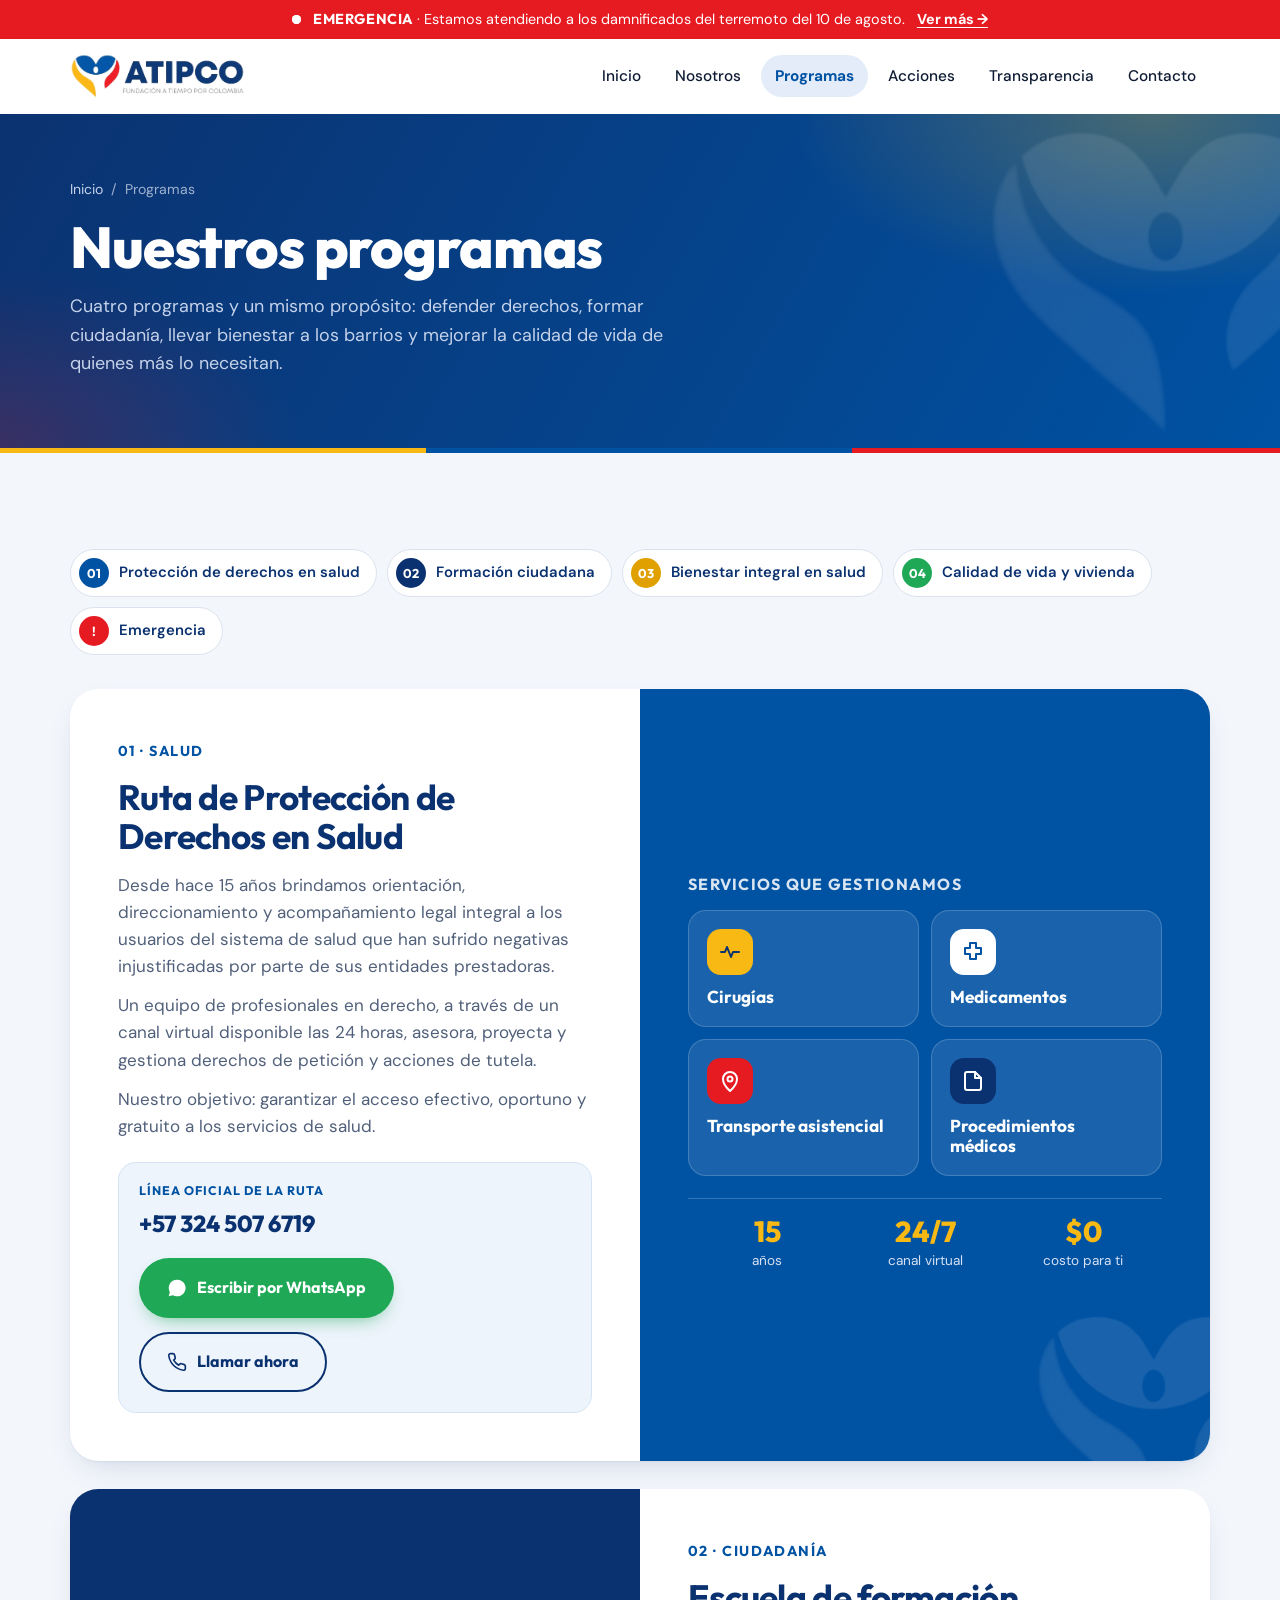
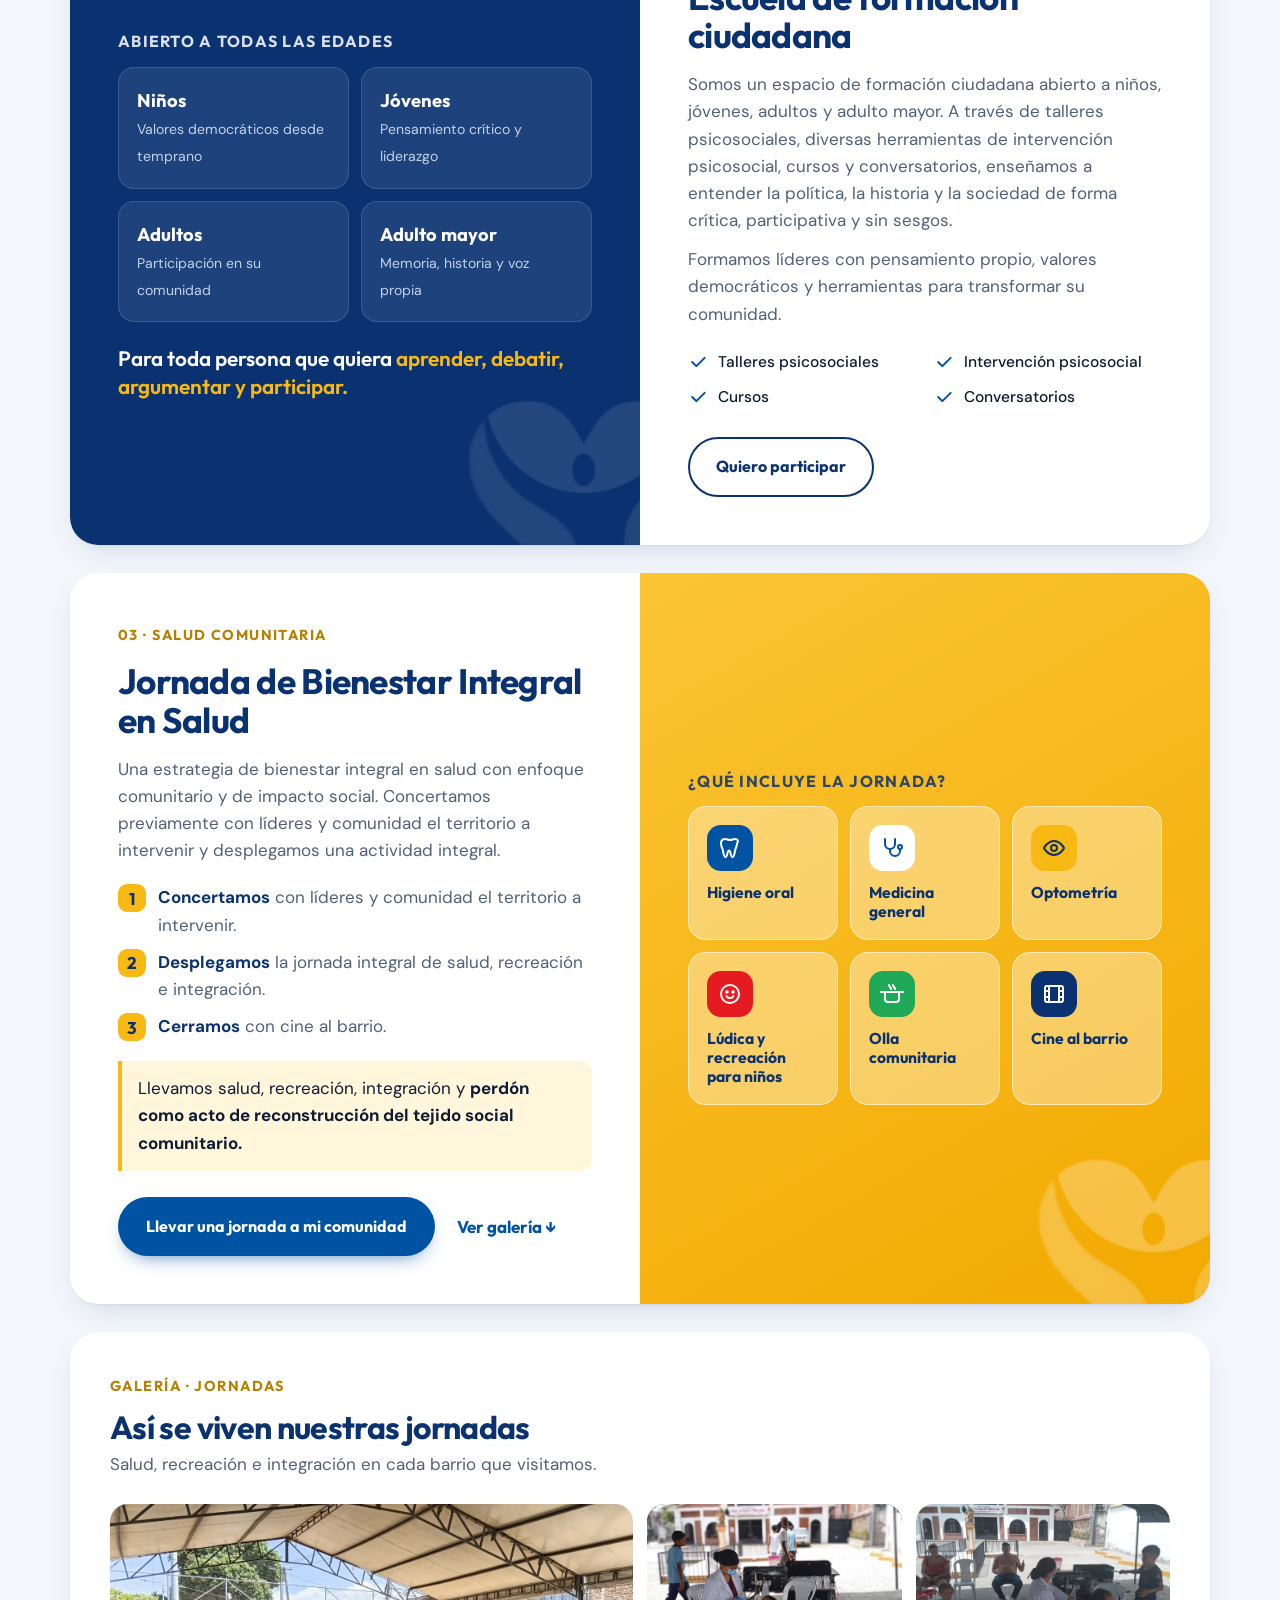
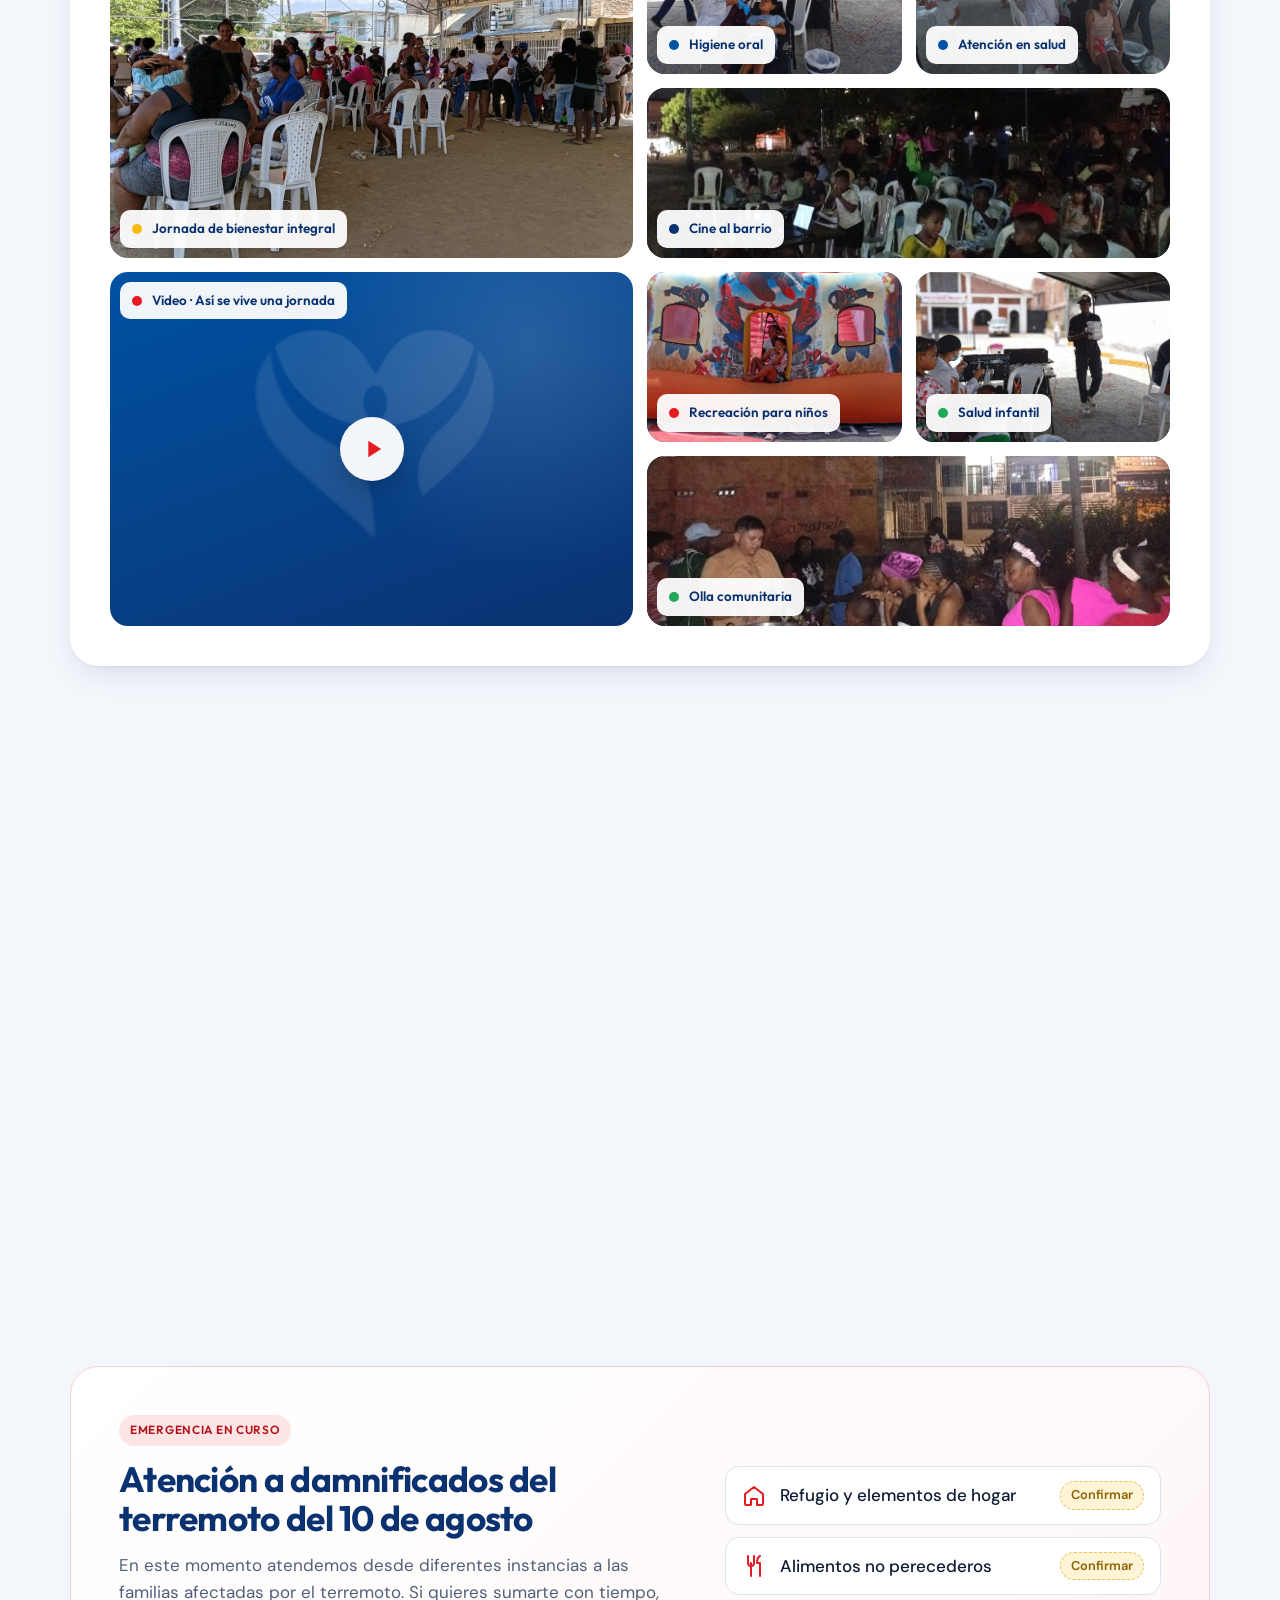
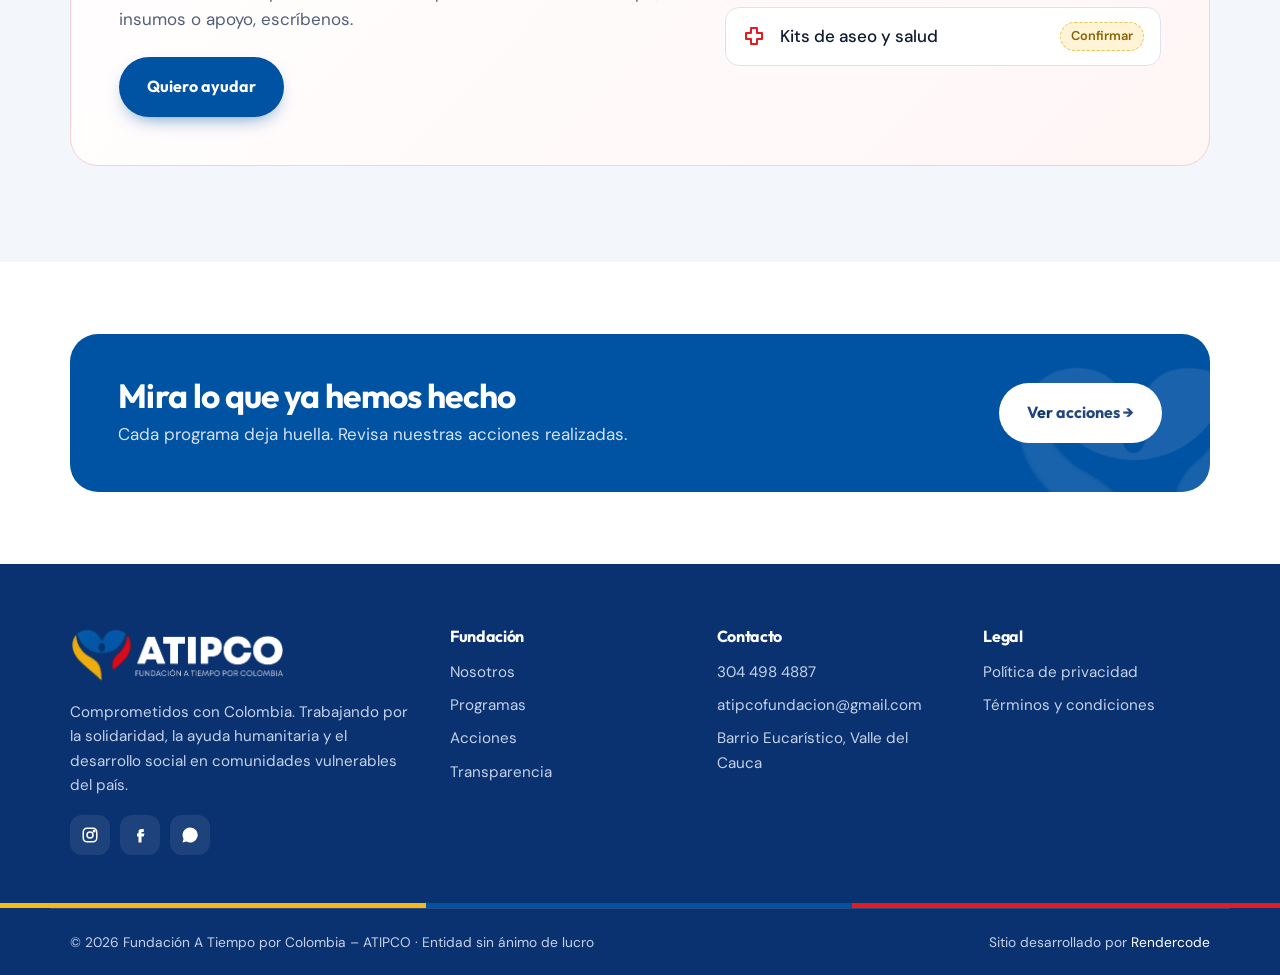
<file: programas.html>
<!doctype html>
<html lang="es-CO" class="no-js">
<head>
<meta charset="utf-8">
<meta name="viewport" content="width=device-width, initial-scale=1">
<title>Programas · ATIPCO</title>
<meta name="description" content="Ruta de Protección de Derechos en Salud, formación ciudadana, jornadas de bienestar integral en salud, mejoramiento de calidad de vida y atención a damnificados del terremoto.">
<meta property="og:title" content="Programas · ATIPCO">
<meta property="og:description" content="Ruta de Protección de Derechos en Salud, formación ciudadana, jornadas de bienestar integral en salud, mejoramiento de calidad de vida y atención a damnificados del terremoto.">
<meta name="theme-color" content="#0B3270">
<link rel="icon" href="ISOTIPO_ATIPCO.png">
<link rel="preconnect" href="https://fonts.googleapis.com">
<link rel="preconnect" href="https://fonts.gstatic.com" crossorigin>
<link href="https://fonts.googleapis.com/css2?family=Outfit:wght@500;600;700;800&family=DM+Sans:opsz,wght@9..40,400;9..40,500;9..40,700&display=swap" rel="stylesheet">
<link rel="stylesheet" href="styles.css">
</head>
<body>
<div class="alert" role="region" aria-label="Emergencia">
  <div class="wrap">
    <span class="pulse" aria-hidden="true"></span>
    <span><strong>EMERGENCIA</strong> · Estamos atendiendo a los damnificados del terremoto del 10 de agosto.</span>
    <a href="programas.html#emergencia">Ver más →</a>
  </div>
</div>
<header class="site-header">
  <nav class="wrap nav" aria-label="Principal">
    <a href="index.html" class="logo" aria-label="ATIPCO, inicio"><img src="LOGO_ATIPCO.png" alt="ATIPCO · Fundación A Tiempo por Colombia" width="866" height="218"></a>
    <ul class="menu" id="menu"><li><a href="index.html">Inicio</a></li><li><a href="nosotros.html">Nosotros</a></li><li><a href="programas.html" aria-current="page">Programas</a></li><li><a href="acciones.html">Acciones</a></li><li><a href="transparencia.html">Transparencia</a></li><li><a href="contacto.html">Contacto</a></li></ul>
    <button class="burger" aria-label="Abrir menú" aria-expanded="false" aria-controls="menu"><span></span></button>
  </nav>
</header>
<main>
<section class="page-hero">
  <img class="wm" src="ISOTIPO_ATIPCO.png" alt="" aria-hidden="true">
  <div class="wrap">
    <nav class="crumbs" aria-label="Ruta"><a href="index.html">Inicio</a><span aria-hidden="true">/</span><span>Programas</span></nav>
    <h1>Nuestros programas</h1>
    <p>Cuatro programas y un mismo propósito: defender derechos, formar ciudadanía, llevar bienestar a los barrios y mejorar la calidad de vida de quienes más lo necesitan.</p>
  </div>
</section>
<div class="tricolor"></div>
<section class="section bg-soft">
  <div class="wrap">
    <nav class="prog-index rv" aria-label="Programas">
      <a href="#salud" style="--pc:var(--blue)"><b>01</b>Protección de derechos en salud</a>
      <a href="#formacion" style="--pc:var(--navy)"><b>02</b>Formación ciudadana</a>
      <a href="#bienestar" style="--pc:#E0A100"><b>03</b>Bienestar integral en salud</a>
      <a href="#calidad" style="--pc:#1FA855"><b>04</b>Calidad de vida y vivienda</a>
      <a href="#emergencia" style="--pc:var(--red)"><b>!</b>Emergencia</a>
    </nav>
    <article class="prog rv" id="salud">
      <div class="prog-body">
        <span class="prog-num">01 · SALUD</span>
        <h2>Ruta de Protección de Derechos en Salud</h2>
        <p>Desde hace 15 años brindamos orientación, direccionamiento y acompañamiento legal integral a los usuarios del sistema de salud que han sufrido negativas injustificadas por parte de sus entidades prestadoras.</p>
        <p style="margin-top:12px">Un equipo de profesionales en derecho, a través de un canal virtual disponible las 24 horas, asesora, proyecta y gestiona derechos de petición y acciones de tutela.</p>
        <p style="margin:12px 0 22px">Nuestro objetivo: garantizar el acceso efectivo, oportuno y gratuito a los servicios de salud.</p>
        <!-- Línea oficial de la Ruta de Protección de Derechos en Salud: +57 324 507 6719 -->
        <div class="route-line">
          <span class="route-line-label">Línea oficial de la ruta</span>
          <a class="route-line-num" href="tel:+573245076719">+57 324 507 6719</a>
          <div class="btn-row">
            <a class="btn btn-wa" href="https://wa.me/573245076719?text=Hola%2C%20necesito%20orientaci%C3%B3n%20de%20la%20Ruta%20de%20Protecci%C3%B3n%20de%20Derechos%20en%20Salud." target="_blank" rel="noopener"><svg viewBox="0 0 24 24" fill="currentColor" aria-hidden="true"><path d="M17.5 14.4c-.3-.1-1.7-.8-2-.9-.3-.1-.5-.1-.7.1-.2.3-.8.9-.9 1.1-.2.2-.3.2-.6.1-.3-.1-1.2-.5-2.3-1.4-.9-.8-1.4-1.7-1.6-2-.2-.3 0-.5.1-.6l.4-.5c.1-.2.2-.3.3-.5.1-.2 0-.4 0-.5l-.9-2.2c-.2-.6-.5-.5-.7-.5h-.6c-.2 0-.5.1-.8.4-.3.3-1 1-1 2.5s1.1 2.9 1.2 3.1c.1.2 2.1 3.2 5.1 4.5.7.3 1.3.5 1.7.6.7.2 1.4.2 1.9.1.6-.1 1.7-.7 2-1.4.2-.7.2-1.3.2-1.4-.1-.2-.3-.2-.6-.4zM12 2a10 10 0 00-8.6 15l-1.4 5 5.2-1.4A10 10 0 1012 2z"/></svg>Escribir por WhatsApp</a>
            <a class="btn btn-ghost" href="tel:+573245076719"><svg viewBox="0 0 24 24" fill="none" stroke="currentColor" stroke-width="2" stroke-linecap="round" stroke-linejoin="round" aria-hidden="true"><path d="M22 16.9v3a2 2 0 01-2.2 2 19.8 19.8 0 01-8.6-3.1 19.5 19.5 0 01-6-6A19.8 19.8 0 012.1 4.2 2 2 0 014.1 2h3a2 2 0 012 1.7c.1.9.4 1.8.7 2.7a2 2 0 01-.5 2.1L8 9.8a16 16 0 006 6l1.3-1.3a2 2 0 012.1-.4c.9.3 1.8.6 2.7.7a2 2 0 011.7 2z"/></svg>Llamar ahora</a>
          </div>
        </div>
      </div>
      <div class="prog-side blue">
        <img class="iso-mark" src="ISOTIPO_ATIPCO.png" alt="" aria-hidden="true">
        <h3>Servicios que gestionamos</h3>
        <div class="svc-grid">
          <div class="svc"><span class="svc-ic" style="background:var(--yellow);color:var(--navy)"><svg viewBox="0 0 24 24" fill="none" stroke="currentColor" stroke-width="2" stroke-linecap="round" stroke-linejoin="round"><path d="M3 12h4l2-5 4 10 2-5h6"/></svg></span><b>Cirugías</b></div>
          <div class="svc"><span class="svc-ic" style="background:#fff;color:var(--blue)"><svg viewBox="0 0 24 24" fill="none" stroke="currentColor" stroke-width="2" stroke-linecap="round" stroke-linejoin="round"><path d="M9 3h6v5h5v6h-5v5H9v-5H4V8h5z"/></svg></span><b>Medicamentos</b></div>
          <div class="svc"><span class="svc-ic" style="background:var(--red);color:#fff"><svg viewBox="0 0 24 24" fill="none" stroke="currentColor" stroke-width="2" stroke-linecap="round" stroke-linejoin="round"><path d="M12 22s7-6.2 7-12a7 7 0 00-14 0c0 5.8 7 12 7 12z"/><circle cx="12" cy="10" r="2.5"/></svg></span><b>Transporte asistencial</b></div>
          <div class="svc"><span class="svc-ic" style="background:var(--navy);color:#fff"><svg viewBox="0 0 24 24" fill="none" stroke="currentColor" stroke-width="2" stroke-linecap="round" stroke-linejoin="round"><path d="M14 3H6a2 2 0 00-2 2v14a2 2 0 002 2h12a2 2 0 002-2V9z"/><path d="M14 3v6h6"/></svg></span><b>Procedimientos médicos</b></div>
        </div>
        <div class="svc-stats">
          <div><b>15</b><small>años</small></div>
          <div><b>24/7</b><small>canal virtual</small></div>
          <div><b>$0</b><small>costo para ti</small></div>
        </div>
      </div>
    </article>

    <article class="prog rev rv" id="formacion">
      <div class="prog-body">
        <span class="prog-num">02 · CIUDADANÍA</span>
        <h2>Escuela de formación ciudadana</h2>
        <p>Somos un espacio de formación ciudadana abierto a niños, jóvenes, adultos y adulto mayor. A través de talleres psicosociales, diversas herramientas de intervención psicosocial, cursos y conversatorios, enseñamos a entender la política, la historia y la sociedad de forma crítica, participativa y sin sesgos.</p>
        <p style="margin-top:12px">Formamos líderes con pensamiento propio, valores democráticos y herramientas para transformar su comunidad.</p>
        <ul class="checks"><li><svg viewBox="0 0 24 24" fill="none" stroke="currentColor" stroke-width="2.4" stroke-linecap="round" stroke-linejoin="round"><path d="M5 12l5 5L20 7"/></svg>Talleres psicosociales</li><li><svg viewBox="0 0 24 24" fill="none" stroke="currentColor" stroke-width="2.4" stroke-linecap="round" stroke-linejoin="round"><path d="M5 12l5 5L20 7"/></svg>Intervención psicosocial</li><li><svg viewBox="0 0 24 24" fill="none" stroke="currentColor" stroke-width="2.4" stroke-linecap="round" stroke-linejoin="round"><path d="M5 12l5 5L20 7"/></svg>Cursos</li><li><svg viewBox="0 0 24 24" fill="none" stroke="currentColor" stroke-width="2.4" stroke-linecap="round" stroke-linejoin="round"><path d="M5 12l5 5L20 7"/></svg>Conversatorios</li></ul>
        <a class="btn btn-ghost" href="contacto.html?motivo=formacion">Quiero participar</a>
      </div>
      <div class="prog-side navy">
        <img class="iso-mark" src="ISOTIPO_ATIPCO.png" alt="" aria-hidden="true">
        <h3>Abierto a todas las edades</h3>
        <div class="audience">
          <div class="aud"><b>Niños</b><small>Valores democráticos desde temprano</small></div>
          <div class="aud"><b>Jóvenes</b><small>Pensamiento crítico y liderazgo</small></div>
          <div class="aud"><b>Adultos</b><small>Participación en su comunidad</small></div>
          <div class="aud"><b>Adulto mayor</b><small>Memoria, historia y voz propia</small></div>
        </div>
        <p class="quote-line">Para toda persona que quiera <span>aprender, debatir, argumentar y participar.</span></p>
      </div>
    </article>

    <article class="prog rv" id="bienestar">
      <div class="prog-body">
        <span class="prog-num" style="color:#B57F00">03 · SALUD COMUNITARIA</span>
        <h2>Jornada de Bienestar Integral en Salud</h2>
        <p>Una estrategia de bienestar integral en salud con enfoque comunitario y de impacto social. Concertamos previamente con líderes y comunidad el territorio a intervenir y desplegamos una actividad integral.</p>
        <ol class="mini-steps">
          <li><b>1</b><span><strong>Concertamos</strong> con líderes y comunidad el territorio a intervenir.</span></li>
          <li><b>2</b><span><strong>Desplegamos</strong> la jornada integral de salud, recreación e integración.</span></li>
          <li><b>3</b><span><strong>Cerramos</strong> con cine al barrio.</span></li>
        </ol>
        <p class="note-line">Llevamos salud, recreación, integración y <b>perdón como acto de reconstrucción del tejido social comunitario.</b></p>
        <div class="btn-row"><a class="btn btn-primary" href="contacto.html?motivo=jornada">Llevar una jornada a mi comunidad</a><a class="link-arrow" href="#galeria-jornada">Ver galería ↓</a></div>
      </div>
      <div class="prog-side yellow">
        <img class="iso-mark" src="ISOTIPO_ATIPCO.png" alt="" aria-hidden="true">
        <h3>¿Qué incluye la jornada?</h3>
        <div class="svc-grid three"><div class="svc"><span class="svc-ic" style="background:var(--blue);color:#fff"><svg viewBox="0 0 24 24" fill="none" stroke="currentColor" stroke-width="2" stroke-linecap="round" stroke-linejoin="round"><path d="M7 3c-2.5 0-4 2-4 4.5 0 3 1.5 4.5 2 7.5.4 2.6 1 6 2.6 6 1.4 0 1.6-3 2.2-5 .3-1 .7-1.5 1.2-1.5s.9.5 1.2 1.5c.6 2 .8 5 2.2 5 1.6 0 2.2-3.4 2.6-6 .5-3 2-4.5 2-7.5C21 5 19.5 3 17 3c-2 0-3 1-5 1S9 3 7 3z"/></svg></span><b>Higiene oral</b></div><div class="svc"><span class="svc-ic" style="background:#fff;color:var(--blue)"><svg viewBox="0 0 24 24" fill="none" stroke="currentColor" stroke-width="2" stroke-linecap="round" stroke-linejoin="round"><path d="M5 3v5a5 5 0 0010 0V3"/><path d="M10 13v2a5 5 0 0010 0v-2"/><circle cx="20" cy="11" r="2"/></svg></span><b>Medicina general</b></div><div class="svc"><span class="svc-ic" style="background:var(--yellow);color:var(--navy)"><svg viewBox="0 0 24 24" fill="none" stroke="currentColor" stroke-width="2" stroke-linecap="round" stroke-linejoin="round"><path d="M2 12s3.5-7 10-7 10 7 10 7-3.5 7-10 7S2 12 2 12z"/><circle cx="12" cy="12" r="3"/></svg></span><b>Optometría</b></div><div class="svc"><span class="svc-ic" style="background:var(--red);color:#fff"><svg viewBox="0 0 24 24" fill="none" stroke="currentColor" stroke-width="2" stroke-linecap="round" stroke-linejoin="round"><circle cx="12" cy="12" r="9"/><path d="M8.5 14a4 4 0 007 0"/><circle cx="9" cy="10" r=".8" fill="currentColor"/><circle cx="15" cy="10" r=".8" fill="currentColor"/></svg></span><b>Lúdica y recreación para niños</b></div><div class="svc"><span class="svc-ic" style="background:#1FA855;color:#fff"><svg viewBox="0 0 24 24" fill="none" stroke="currentColor" stroke-width="2" stroke-linecap="round" stroke-linejoin="round"><path d="M3 10h18M5 10v7a3 3 0 003 3h8a3 3 0 003-3v-7M1 10h2M21 10h2"/><path d="M9 3c0 2 2 2 2 4M13 3c0 2 2 2 2 4"/></svg></span><b>Olla comunitaria</b></div><div class="svc"><span class="svc-ic" style="background:var(--navy);color:#fff"><svg viewBox="0 0 24 24" fill="none" stroke="currentColor" stroke-width="2" stroke-linecap="round" stroke-linejoin="round"><rect x="3" y="4" width="18" height="16" rx="2"/><path d="M7 4v16M17 4v16M3 9h4M3 15h4M17 9h4M17 15h4"/></svg></span><b>Cine al barrio</b></div></div>
      </div>
    </article>

    <div class="gallery-block rv" id="galeria-jornada" style="--gc:#E0A100">
      <div class="gallery-head">
        <div>
          <span class="prog-num" style="color:#B57F00">GALERÍA · JORNADAS</span>
          <h3>Así se viven nuestras jornadas</h3>
          <p>Salud, recreación e integración en cada barrio que visitamos.</p>
        </div>
      </div>
      <div class="gallery g-bento">
        <!-- 📷 IMAGEN: FOTO_JORNADA_01.jpg · Jornada de bienestar integral -->
        <figure class="photo" data-file="FOTO_JORNADA_01.jpg"><img src="FOTO_JORNADA_01.jpg" alt="Comunidad reunida bajo la carpa en una jornada de bienestar" loading="lazy" onerror="this.parentNode.classList.add('empty')"><figcaption><i style="background:var(--yellow)"></i>Jornada de bienestar integral</figcaption></figure>
        <!-- 📷 IMAGEN: FOTO_JORNADA_02.jpg · Higiene oral -->
        <figure class="photo" data-file="FOTO_JORNADA_02.jpg"><img src="FOTO_JORNADA_02.jpg" alt="Niña recibiendo atención de higiene oral" loading="lazy" style="object-position:center 60%" onerror="this.parentNode.classList.add('empty')"><figcaption><i style="background:var(--blue)"></i>Higiene oral</figcaption></figure>
        <!-- 📷 IMAGEN: FOTO_JORNADA_03.jpg · Atención en salud -->
        <figure class="photo" data-file="FOTO_JORNADA_03.jpg"><img src="FOTO_JORNADA_03.jpg" alt="Profesional de salud atendiendo a familias del barrio" loading="lazy" onerror="this.parentNode.classList.add('empty')"><figcaption><i style="background:var(--blue)"></i>Atención en salud</figcaption></figure>
        <!-- 📷 IMAGEN: FOTO_JORNADA_04.jpg · Cine al barrio -->
        <figure class="photo" data-file="FOTO_JORNADA_04.jpg"><img src="FOTO_JORNADA_04.jpg" alt="Niños y familias disfrutando del cine al barrio" loading="lazy" style="object-position:center 65%" onerror="this.parentNode.classList.add('empty')"><figcaption><i style="background:var(--navy)"></i>Cine al barrio</figcaption></figure>
        <!-- 📷 IMAGEN: VIDEO_JORNADA_01.mp4 · Video · Así se vive una jornada -->
        <figure class="photo video" data-type="video" data-file="VIDEO_JORNADA_01.mp4"><video controls preload="metadata" playsinline poster="FOTO_JORNADA_VIDEO.jpg"><source src="VIDEO_JORNADA_01.mp4" type="video/mp4" onerror="this.closest('figure').classList.add('empty')"></video><span class="play" aria-hidden="true"><svg viewBox="0 0 24 24" fill="currentColor"><path d="M8 5v14l11-7z"/></svg></span><figcaption><i style="background:var(--red)"></i>Video · Así se vive una jornada</figcaption></figure>
        <!-- 📷 IMAGEN: FOTO_JORNADA_05.jpg · Recreación para niños -->
        <figure class="photo" data-file="FOTO_JORNADA_05.jpg"><img src="FOTO_JORNADA_05.jpg" alt="Niña jugando en el inflable de la jornada" loading="lazy" style="object-position:center 70%" onerror="this.parentNode.classList.add('empty')"><figcaption><i style="background:var(--red)"></i>Recreación para niños</figcaption></figure>
        <!-- 📷 IMAGEN: FOTO_JORNADA_06.jpg · Salud infantil -->
        <figure class="photo" data-file="FOTO_JORNADA_06.jpg"><img src="FOTO_JORNADA_06.jpg" alt="Niños esperando su turno de atención en salud" loading="lazy" style="object-position:center 55%" onerror="this.parentNode.classList.add('empty')"><figcaption><i style="background:#1FA855"></i>Salud infantil</figcaption></figure>
        <!-- 📷 IMAGEN: FOTO_JORNADA_07.jpg · Olla comunitaria -->
        <figure class="photo" data-file="FOTO_JORNADA_07.jpg"><img src="FOTO_JORNADA_07.jpg" alt="Olla comunitaria compartida con el barrio" loading="lazy" style="object-position:center 70%" onerror="this.parentNode.classList.add('empty')"><figcaption><i style="background:#1FA855"></i>Olla comunitaria</figcaption></figure>
      </div>
    </div>

    <article class="prog rev rv" id="calidad">
      <div class="prog-body">
        <span class="prog-num" style="color:#138A45">04 · CALIDAD DE VIDA</span>
        <h2>Mejoramiento de calidad de vida para población vulnerable</h2>
        <p>Focalizamos familias en situación de vulnerabilidad y las acompañamos paso a paso: primero con medidas de protección inmediata y luego con soluciones duraderas, como el acceso a una vivienda digna.</p>
        <ul class="checks"><li><svg viewBox="0 0 24 24" fill="none" stroke="currentColor" stroke-width="2.4" stroke-linecap="round" stroke-linejoin="round"><path d="M5 12l5 5L20 7"/></svg>Focalización de familias</li><li><svg viewBox="0 0 24 24" fill="none" stroke="currentColor" stroke-width="2.4" stroke-linecap="round" stroke-linejoin="round"><path d="M5 12l5 5L20 7"/></svg>Subsidio de arrendamiento</li><li><svg viewBox="0 0 24 24" fill="none" stroke="currentColor" stroke-width="2.4" stroke-linecap="round" stroke-linejoin="round"><path d="M5 12l5 5L20 7"/></svg>Bonos solidarios</li><li><svg viewBox="0 0 24 24" fill="none" stroke="currentColor" stroke-width="2.4" stroke-linecap="round" stroke-linejoin="round"><path d="M5 12l5 5L20 7"/></svg>Acceso a vivienda digna</li></ul>
        <p style="margin:-8px 0 26px">Los <b>bonos solidarios</b> son posibles gracias a nuestra red de amigos, colaboradores y familiares.</p>
        <a class="btn btn-ghost" href="contacto.html?motivo=red">Quiero ser parte de la red solidaria</a>
      </div>
      <div class="prog-side green">
        <img class="iso-mark" src="ISOTIPO_ATIPCO.png" alt="" aria-hidden="true">
        <span class="tag" style="background:#fff;color:#138A45;align-self:flex-start">Caso de éxito · Enero 2026</span>
        <p class="quote-line" style="margin:0">Una madre y sus tres hijos en condición de discapacidad hoy tienen <span>una vivienda digna</span> en Trujillo, Valle del Cauca.</p>
        <a class="btn btn-light" style="align-self:flex-start" href="acciones.html#caso-trujillo">Ver el caso completo →</a>
      </div>
    </article>

    <article class="emergency rv" id="emergencia">
      <div>
        <span class="tag red">Emergencia en curso</span>
        <h2>Atención a damnificados del terremoto del 10 de agosto</h2>
        <p>En este momento atendemos desde diferentes instancias a las familias afectadas por el terremoto. Si quieres sumarte con tiempo, insumos o apoyo, escríbenos.</p>
        <div class="hero-actions" style="justify-content:flex-start;margin-top:24px">
          <a class="btn btn-primary" href="https://wa.me/573044984887?text=Hola%20ATIPCO%2C%20quiero%20ayudar%20a%20los%20damnificados%20del%20terremoto." target="_blank" rel="noopener">Quiero ayudar</a>
        </div>
      </div>
      <div class="need-list" aria-label="Necesidades">
        <div class="need"><svg viewBox="0 0 24 24" fill="none" stroke="currentColor" stroke-width="2" stroke-linecap="round" stroke-linejoin="round"><path d="M3 10l9-7 9 7v10a1 1 0 01-1 1h-5v-6H9v6H4a1 1 0 01-1-1z"/></svg>Refugio y elementos de hogar <span class="pend" style="margin-left:auto">Confirmar</span></div>
        <div class="need"><svg viewBox="0 0 24 24" fill="none" stroke="currentColor" stroke-width="2" stroke-linecap="round" stroke-linejoin="round"><path d="M6 2v7a3 3 0 006 0V2M9 9v13M18 2c-2 1-3 4-3 7h3v13"/></svg>Alimentos no perecederos <span class="pend" style="margin-left:auto">Confirmar</span></div>
        <div class="need"><svg viewBox="0 0 24 24" fill="none" stroke="currentColor" stroke-width="2" stroke-linecap="round" stroke-linejoin="round"><path d="M9 3h6v5h5v6h-5v5H9v-5H4V8h5z"/></svg>Kits de aseo y salud <span class="pend" style="margin-left:auto">Confirmar</span></div>
      </div>
    </article>
  </div>
</section>

<section class="section tight">
  <div class="wrap">
    <div class="cta-band rv">
      <img class="iso-mark" src="ISOTIPO_ATIPCO.png" alt="" aria-hidden="true">
      <div><h2>Mira lo que ya hemos hecho</h2><p>Cada programa deja huella. Revisa nuestras acciones realizadas.</p></div>
      <a class="btn btn-light" href="acciones.html">Ver acciones →</a>
    </div>
  </div>
</section>
</main>
<footer>
  <div class="wrap foot-grid">
    <div>
      <img class="flogo" src="LOGO_ATIPCO_blanco.png" alt="ATIPCO · Fundación A Tiempo por Colombia" width="866" height="218">
      <p>Comprometidos con Colombia. Trabajando por la solidaridad, la ayuda humanitaria y el desarrollo social en comunidades vulnerables del país.</p>
      <div class="social">
        <a href="#" aria-label="Instagram (pendiente)"><svg viewBox="0 0 24 24" fill="none" stroke="currentColor" stroke-width="2"><rect x="3" y="3" width="18" height="18" rx="5"/><circle cx="12" cy="12" r="4"/><circle cx="17.5" cy="6.5" r="1" fill="currentColor"/></svg></a>
        <a href="#" aria-label="Facebook (pendiente)"><svg viewBox="0 0 24 24" fill="currentColor"><path d="M14 8h3V4h-3a4 4 0 00-4 4v2H8v4h2v8h4v-8h3l1-4h-4V8z"/></svg></a>
        <a href="https://wa.me/573044984887" aria-label="WhatsApp" target="_blank" rel="noopener"><svg viewBox="0 0 24 24" fill="currentColor"><path d="M17.5 14.4c-.3-.1-1.7-.8-2-.9-.3-.1-.5-.1-.7.1-.2.3-.8.9-.9 1.1-.2.2-.3.2-.6.1-.3-.1-1.2-.5-2.3-1.4-.9-.8-1.4-1.7-1.6-2-.2-.3 0-.5.1-.6l.4-.5c.1-.2.2-.3.3-.5.1-.2 0-.4 0-.5l-.9-2.2c-.2-.6-.5-.5-.7-.5h-.6c-.2 0-.5.1-.8.4-.3.3-1 1-1 2.5s1.1 2.9 1.2 3.1c.1.2 2.1 3.2 5.1 4.5.7.3 1.3.5 1.7.6.7.2 1.4.2 1.9.1.6-.1 1.7-.7 2-1.4.2-.7.2-1.3.2-1.4-.1-.2-.3-.2-.6-.4zM12 2a10 10 0 00-8.6 15l-1.4 5 5.2-1.4A10 10 0 1012 2z"/></svg></a>
      </div>
    </div>
    <div>
      <h4>Fundación</h4>
      <ul><li><a href="nosotros.html">Nosotros</a></li><li><a href="programas.html">Programas</a></li><li><a href="acciones.html">Acciones</a></li><li><a href="transparencia.html">Transparencia</a></li></ul>
    </div>
    <div>
      <h4>Contacto</h4>
      <ul><li><a href="https://wa.me/573044984887" target="_blank" rel="noopener">304 498 4887</a></li><li><a href="mailto:atipcofundacion@gmail.com">atipcofundacion@gmail.com</a></li><li>Barrio Eucarístico, Valle del Cauca</li></ul>
    </div>
    <div>
      <h4>Legal</h4>
      <ul><li><a href="#" data-legal="privacidad">Política de privacidad</a></li><li><a href="#" data-legal="terminos">Términos y condiciones</a></li></ul>
    </div>
  </div>
  <div class="tricolor"></div>
  <div class="wrap foot-bottom">
    <span>© <span class="year">2026</span> Fundación A Tiempo por Colombia – ATIPCO · Entidad sin ánimo de lucro</span>
    <span>Sitio desarrollado por <a href="https://instagram.com/rendercode" target="_blank" rel="noopener">Rendercode</a></span>
  </div>
</footer>

<div class="modal" id="legalModal" role="dialog" aria-modal="true" aria-labelledby="legalTitle">
  <div class="modal-box">
    <button class="close" data-close aria-label="Cerrar">×</button>
    <h3 id="legalTitle">Documento legal</h3>
    <p>Este documento se publicará en la versión final del sitio. Mientras tanto, puedes solicitarlo a <a href="mailto:atipcofundacion@gmail.com">atipcofundacion@gmail.com</a>.</p>
  </div>
</div>
<script src="main.js"></script>
</body>
</html>
</file>
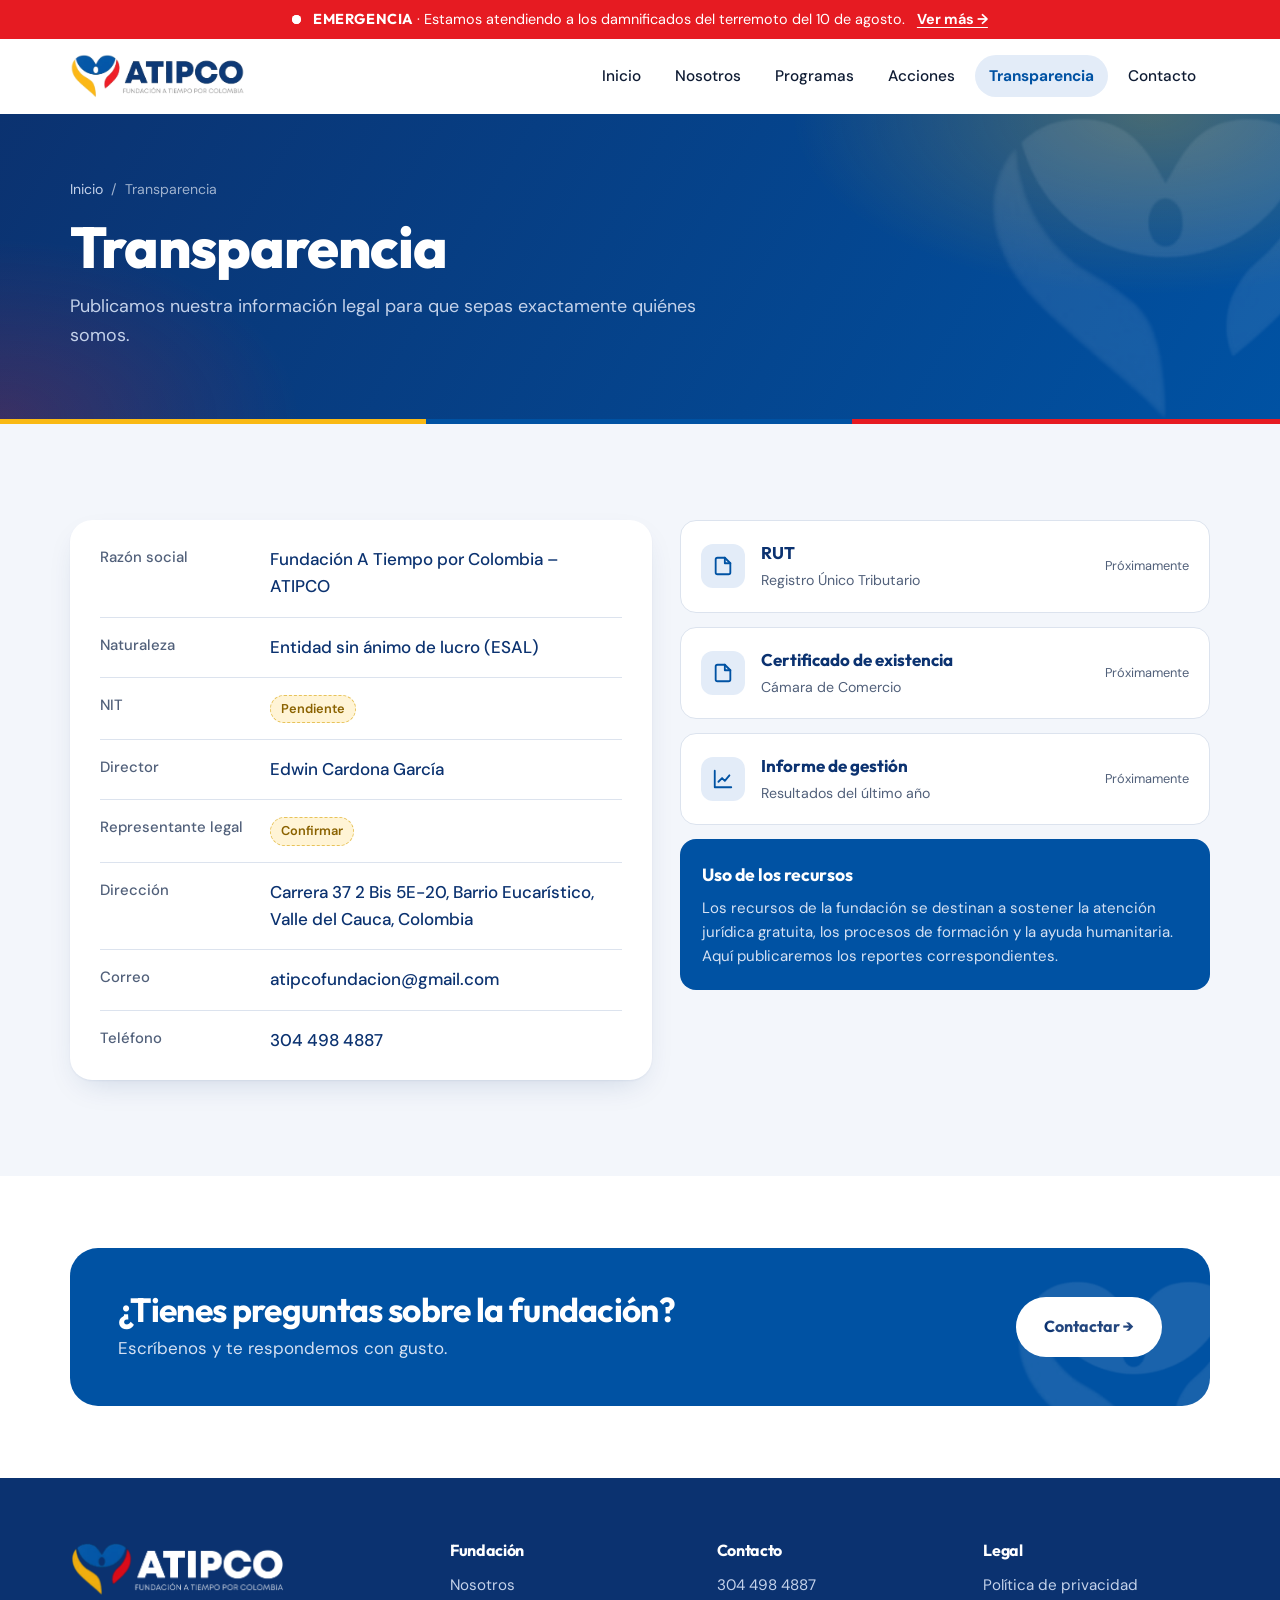
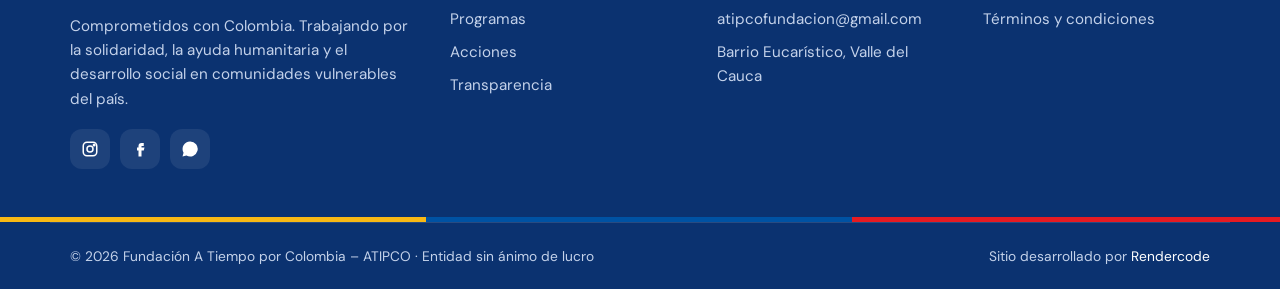
<file: transparencia.html>
<!doctype html>
<html lang="es-CO" class="no-js">
<head>
<meta charset="utf-8">
<meta name="viewport" content="width=device-width, initial-scale=1">
<title>Transparencia · ATIPCO</title>
<meta name="description" content="Información legal y documentos de la Fundación A Tiempo por Colombia – ATIPCO.">
<meta property="og:title" content="Transparencia · ATIPCO">
<meta property="og:description" content="Información legal y documentos de la Fundación A Tiempo por Colombia – ATIPCO.">
<meta name="theme-color" content="#0B3270">
<link rel="icon" href="ISOTIPO_ATIPCO.png">
<link rel="preconnect" href="https://fonts.googleapis.com">
<link rel="preconnect" href="https://fonts.gstatic.com" crossorigin>
<link href="https://fonts.googleapis.com/css2?family=Outfit:wght@500;600;700;800&family=DM+Sans:opsz,wght@9..40,400;9..40,500;9..40,700&display=swap" rel="stylesheet">
<link rel="stylesheet" href="styles.css">
</head>
<body>
<div class="alert" role="region" aria-label="Emergencia">
  <div class="wrap">
    <span class="pulse" aria-hidden="true"></span>
    <span><strong>EMERGENCIA</strong> · Estamos atendiendo a los damnificados del terremoto del 10 de agosto.</span>
    <a href="programas.html#emergencia">Ver más →</a>
  </div>
</div>
<header class="site-header">
  <nav class="wrap nav" aria-label="Principal">
    <a href="index.html" class="logo" aria-label="ATIPCO, inicio"><img src="LOGO_ATIPCO.png" alt="ATIPCO · Fundación A Tiempo por Colombia" width="866" height="218"></a>
    <ul class="menu" id="menu"><li><a href="index.html">Inicio</a></li><li><a href="nosotros.html">Nosotros</a></li><li><a href="programas.html">Programas</a></li><li><a href="acciones.html">Acciones</a></li><li><a href="transparencia.html" aria-current="page">Transparencia</a></li><li><a href="contacto.html">Contacto</a></li></ul>
    <button class="burger" aria-label="Abrir menú" aria-expanded="false" aria-controls="menu"><span></span></button>
  </nav>
</header>
<main>
<section class="page-hero">
  <img class="wm" src="ISOTIPO_ATIPCO.png" alt="" aria-hidden="true">
  <div class="wrap">
    <nav class="crumbs" aria-label="Ruta"><a href="index.html">Inicio</a><span aria-hidden="true">/</span><span>Transparencia</span></nav>
    <h1>Transparencia</h1>
    <p>Publicamos nuestra información legal para que sepas exactamente quiénes somos.</p>
  </div>
</section>
<div class="tricolor"></div>
<section class="section bg-soft">
  <div class="wrap transp-grid">
    <div class="ficha rv">
      <dl>
        <dt>Razón social</dt><dd>Fundación A Tiempo por Colombia – ATIPCO</dd>
        <dt>Naturaleza</dt><dd>Entidad sin ánimo de lucro (ESAL)</dd>
        <dt>NIT</dt><dd><span class="pend">Pendiente</span></dd>
        <dt>Director</dt><dd>Edwin Cardona García</dd>
        <dt>Representante legal</dt><dd><span class="pend">Confirmar</span></dd>
        <dt>Dirección</dt><dd>Carrera 37 2 Bis 5E-20, Barrio Eucarístico, Valle del Cauca, Colombia</dd>
        <dt>Correo</dt><dd>atipcofundacion@gmail.com</dd>
        <dt>Teléfono</dt><dd>304 498 4887</dd>
      </dl>
    </div>
    <div class="docs rv">
      <div class="doc"><span class="ic"><svg viewBox="0 0 24 24" fill="none" stroke="currentColor" stroke-width="2" stroke-linecap="round" stroke-linejoin="round"><path d="M14 3H6a2 2 0 00-2 2v14a2 2 0 002 2h12a2 2 0 002-2V9z"/><path d="M14 3v6h6"/></svg></span><div><b>RUT</b><small>Registro Único Tributario</small></div><span class="soon">Próximamente</span></div>
      <div class="doc"><span class="ic"><svg viewBox="0 0 24 24" fill="none" stroke="currentColor" stroke-width="2" stroke-linecap="round" stroke-linejoin="round"><path d="M14 3H6a2 2 0 00-2 2v14a2 2 0 002 2h12a2 2 0 002-2V9z"/><path d="M14 3v6h6"/></svg></span><div><b>Certificado de existencia</b><small>Cámara de Comercio</small></div><span class="soon">Próximamente</span></div>
      <div class="doc"><span class="ic"><svg viewBox="0 0 24 24" fill="none" stroke="currentColor" stroke-width="2" stroke-linecap="round" stroke-linejoin="round"><path d="M3 3v18h18"/><path d="M7 15l4-4 3 3 5-6"/></svg></span><div><b>Informe de gestión</b><small>Resultados del último año</small></div><span class="soon">Próximamente</span></div>
      <div class="uses"><b>Uso de los recursos</b><p>Los recursos de la fundación se destinan a sostener la atención jurídica gratuita, los procesos de formación y la ayuda humanitaria. Aquí publicaremos los reportes correspondientes.</p></div>
    </div>
  </div>
</section>

<section class="section tight">
  <div class="wrap">
    <div class="cta-band rv">
      <img class="iso-mark" src="ISOTIPO_ATIPCO.png" alt="" aria-hidden="true">
      <div><h2>¿Tienes preguntas sobre la fundación?</h2><p>Escríbenos y te respondemos con gusto.</p></div>
      <a class="btn btn-light" href="contacto.html">Contactar →</a>
    </div>
  </div>
</section>
</main>
<footer>
  <div class="wrap foot-grid">
    <div>
      <img class="flogo" src="LOGO_ATIPCO_blanco.png" alt="ATIPCO · Fundación A Tiempo por Colombia" width="866" height="218">
      <p>Comprometidos con Colombia. Trabajando por la solidaridad, la ayuda humanitaria y el desarrollo social en comunidades vulnerables del país.</p>
      <div class="social">
        <a href="#" aria-label="Instagram (pendiente)"><svg viewBox="0 0 24 24" fill="none" stroke="currentColor" stroke-width="2"><rect x="3" y="3" width="18" height="18" rx="5"/><circle cx="12" cy="12" r="4"/><circle cx="17.5" cy="6.5" r="1" fill="currentColor"/></svg></a>
        <a href="#" aria-label="Facebook (pendiente)"><svg viewBox="0 0 24 24" fill="currentColor"><path d="M14 8h3V4h-3a4 4 0 00-4 4v2H8v4h2v8h4v-8h3l1-4h-4V8z"/></svg></a>
        <a href="https://wa.me/573044984887" aria-label="WhatsApp" target="_blank" rel="noopener"><svg viewBox="0 0 24 24" fill="currentColor"><path d="M17.5 14.4c-.3-.1-1.7-.8-2-.9-.3-.1-.5-.1-.7.1-.2.3-.8.9-.9 1.1-.2.2-.3.2-.6.1-.3-.1-1.2-.5-2.3-1.4-.9-.8-1.4-1.7-1.6-2-.2-.3 0-.5.1-.6l.4-.5c.1-.2.2-.3.3-.5.1-.2 0-.4 0-.5l-.9-2.2c-.2-.6-.5-.5-.7-.5h-.6c-.2 0-.5.1-.8.4-.3.3-1 1-1 2.5s1.1 2.9 1.2 3.1c.1.2 2.1 3.2 5.1 4.5.7.3 1.3.5 1.7.6.7.2 1.4.2 1.9.1.6-.1 1.7-.7 2-1.4.2-.7.2-1.3.2-1.4-.1-.2-.3-.2-.6-.4zM12 2a10 10 0 00-8.6 15l-1.4 5 5.2-1.4A10 10 0 1012 2z"/></svg></a>
      </div>
    </div>
    <div>
      <h4>Fundación</h4>
      <ul><li><a href="nosotros.html">Nosotros</a></li><li><a href="programas.html">Programas</a></li><li><a href="acciones.html">Acciones</a></li><li><a href="transparencia.html">Transparencia</a></li></ul>
    </div>
    <div>
      <h4>Contacto</h4>
      <ul><li><a href="https://wa.me/573044984887" target="_blank" rel="noopener">304 498 4887</a></li><li><a href="mailto:atipcofundacion@gmail.com">atipcofundacion@gmail.com</a></li><li>Barrio Eucarístico, Valle del Cauca</li></ul>
    </div>
    <div>
      <h4>Legal</h4>
      <ul><li><a href="#" data-legal="privacidad">Política de privacidad</a></li><li><a href="#" data-legal="terminos">Términos y condiciones</a></li></ul>
    </div>
  </div>
  <div class="tricolor"></div>
  <div class="wrap foot-bottom">
    <span>© <span class="year">2026</span> Fundación A Tiempo por Colombia – ATIPCO · Entidad sin ánimo de lucro</span>
    <span>Sitio desarrollado por <a href="https://instagram.com/rendercode" target="_blank" rel="noopener">Rendercode</a></span>
  </div>
</footer>

<div class="modal" id="legalModal" role="dialog" aria-modal="true" aria-labelledby="legalTitle">
  <div class="modal-box">
    <button class="close" data-close aria-label="Cerrar">×</button>
    <h3 id="legalTitle">Documento legal</h3>
    <p>Este documento se publicará en la versión final del sitio. Mientras tanto, puedes solicitarlo a <a href="mailto:atipcofundacion@gmail.com">atipcofundacion@gmail.com</a>.</p>
  </div>
</div>
<script src="main.js"></script>
</body>
</html>
</file>
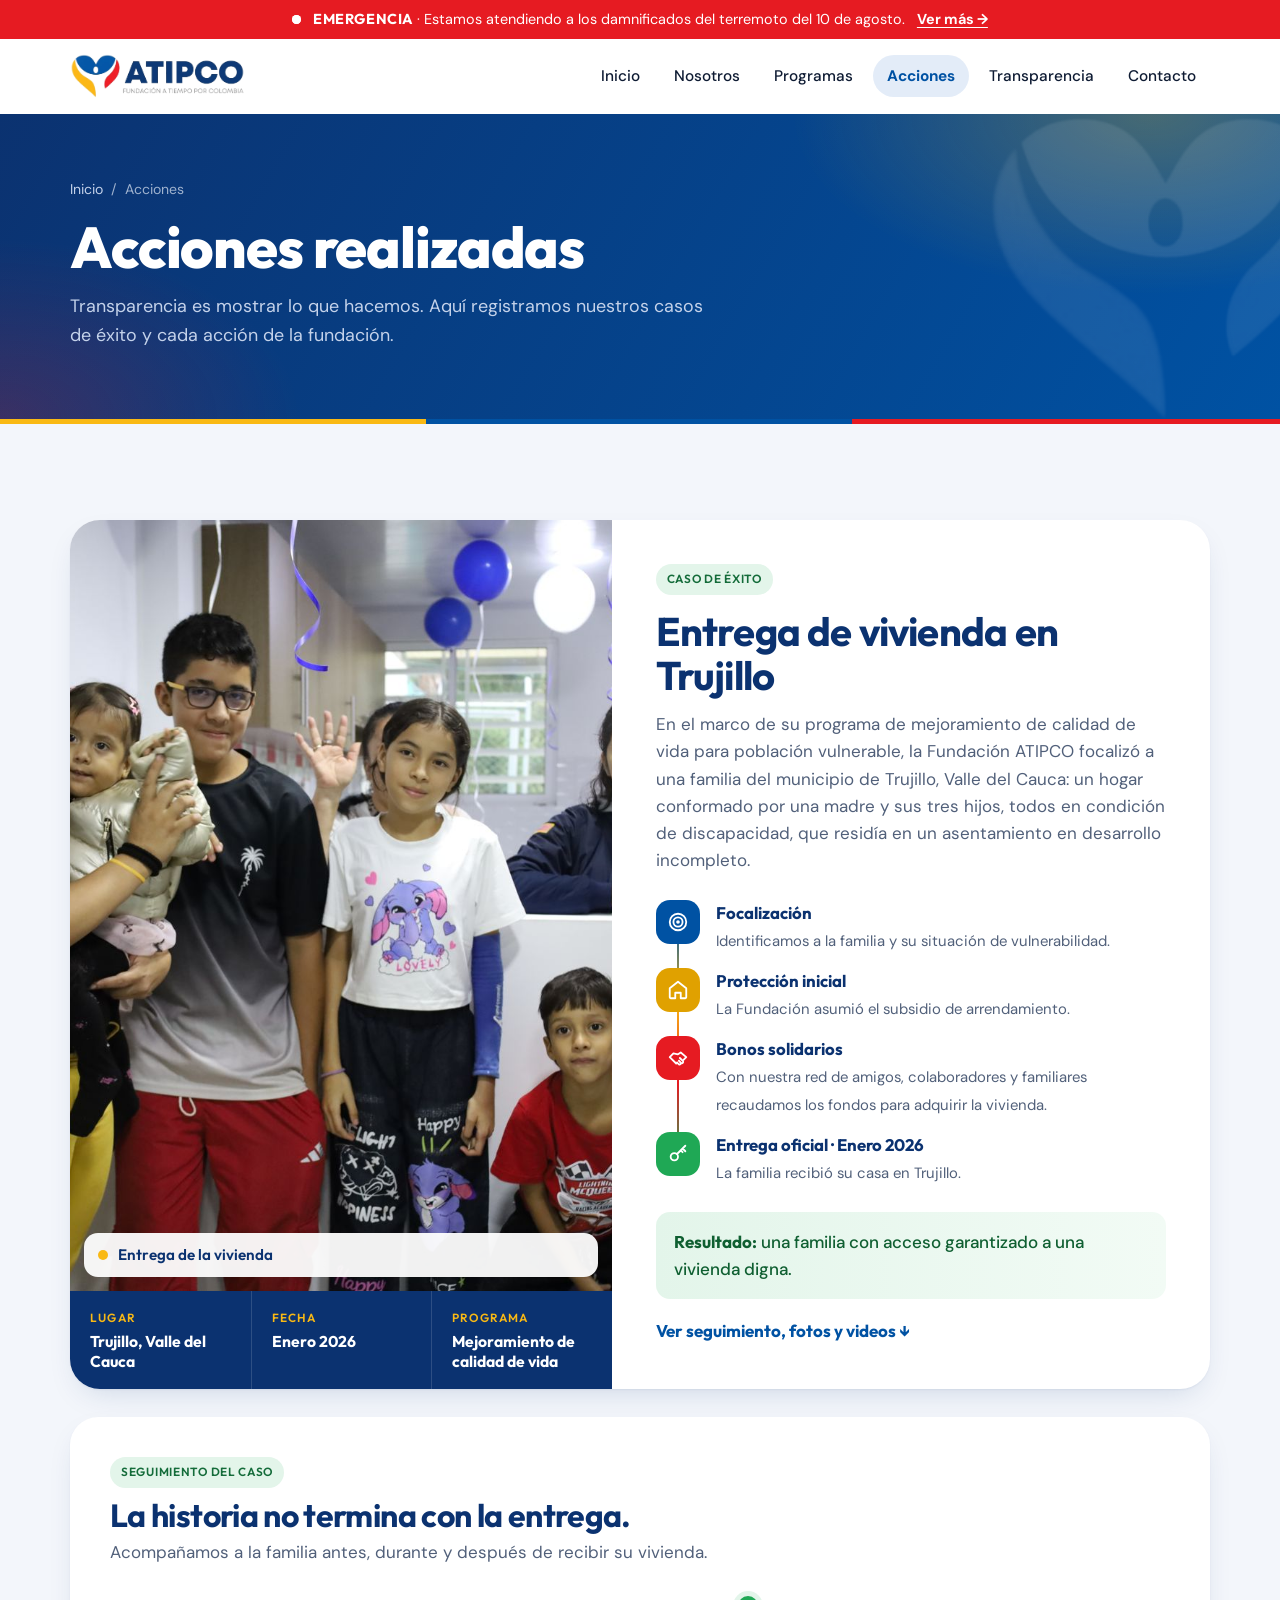
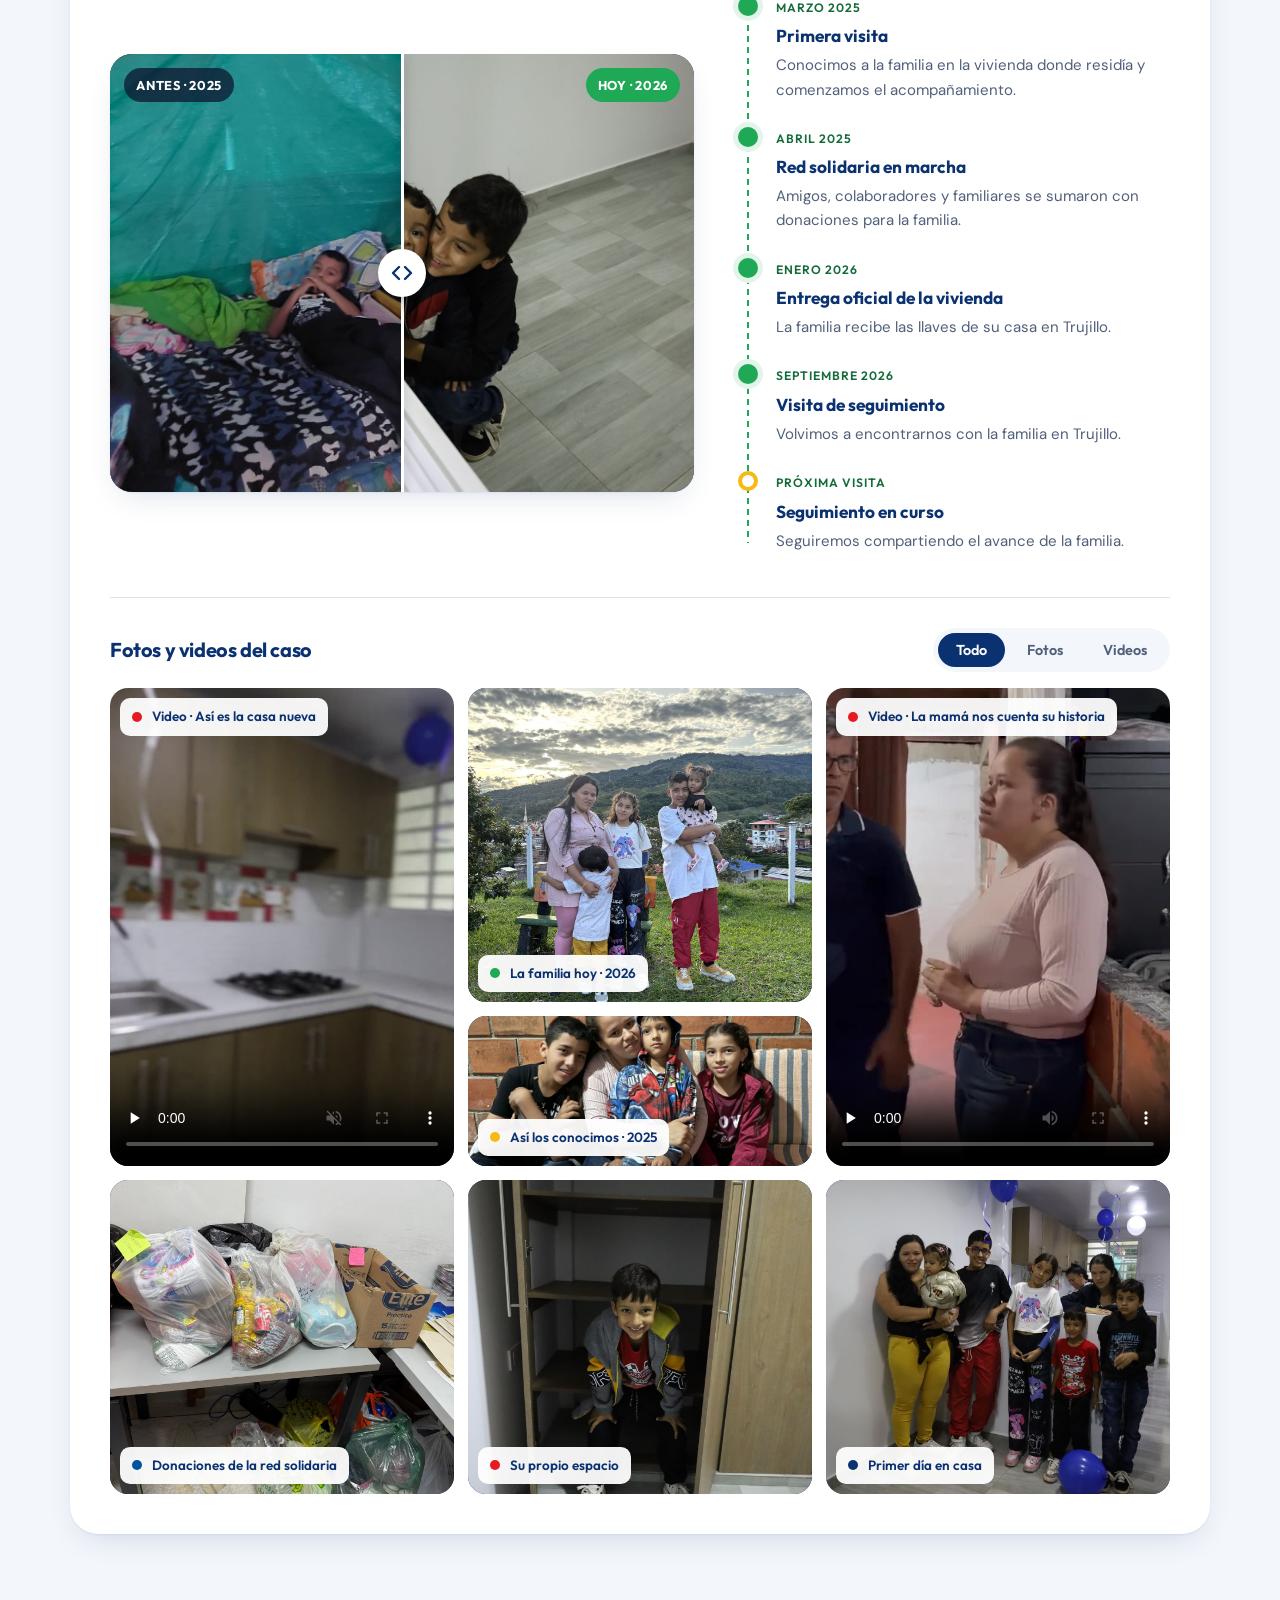
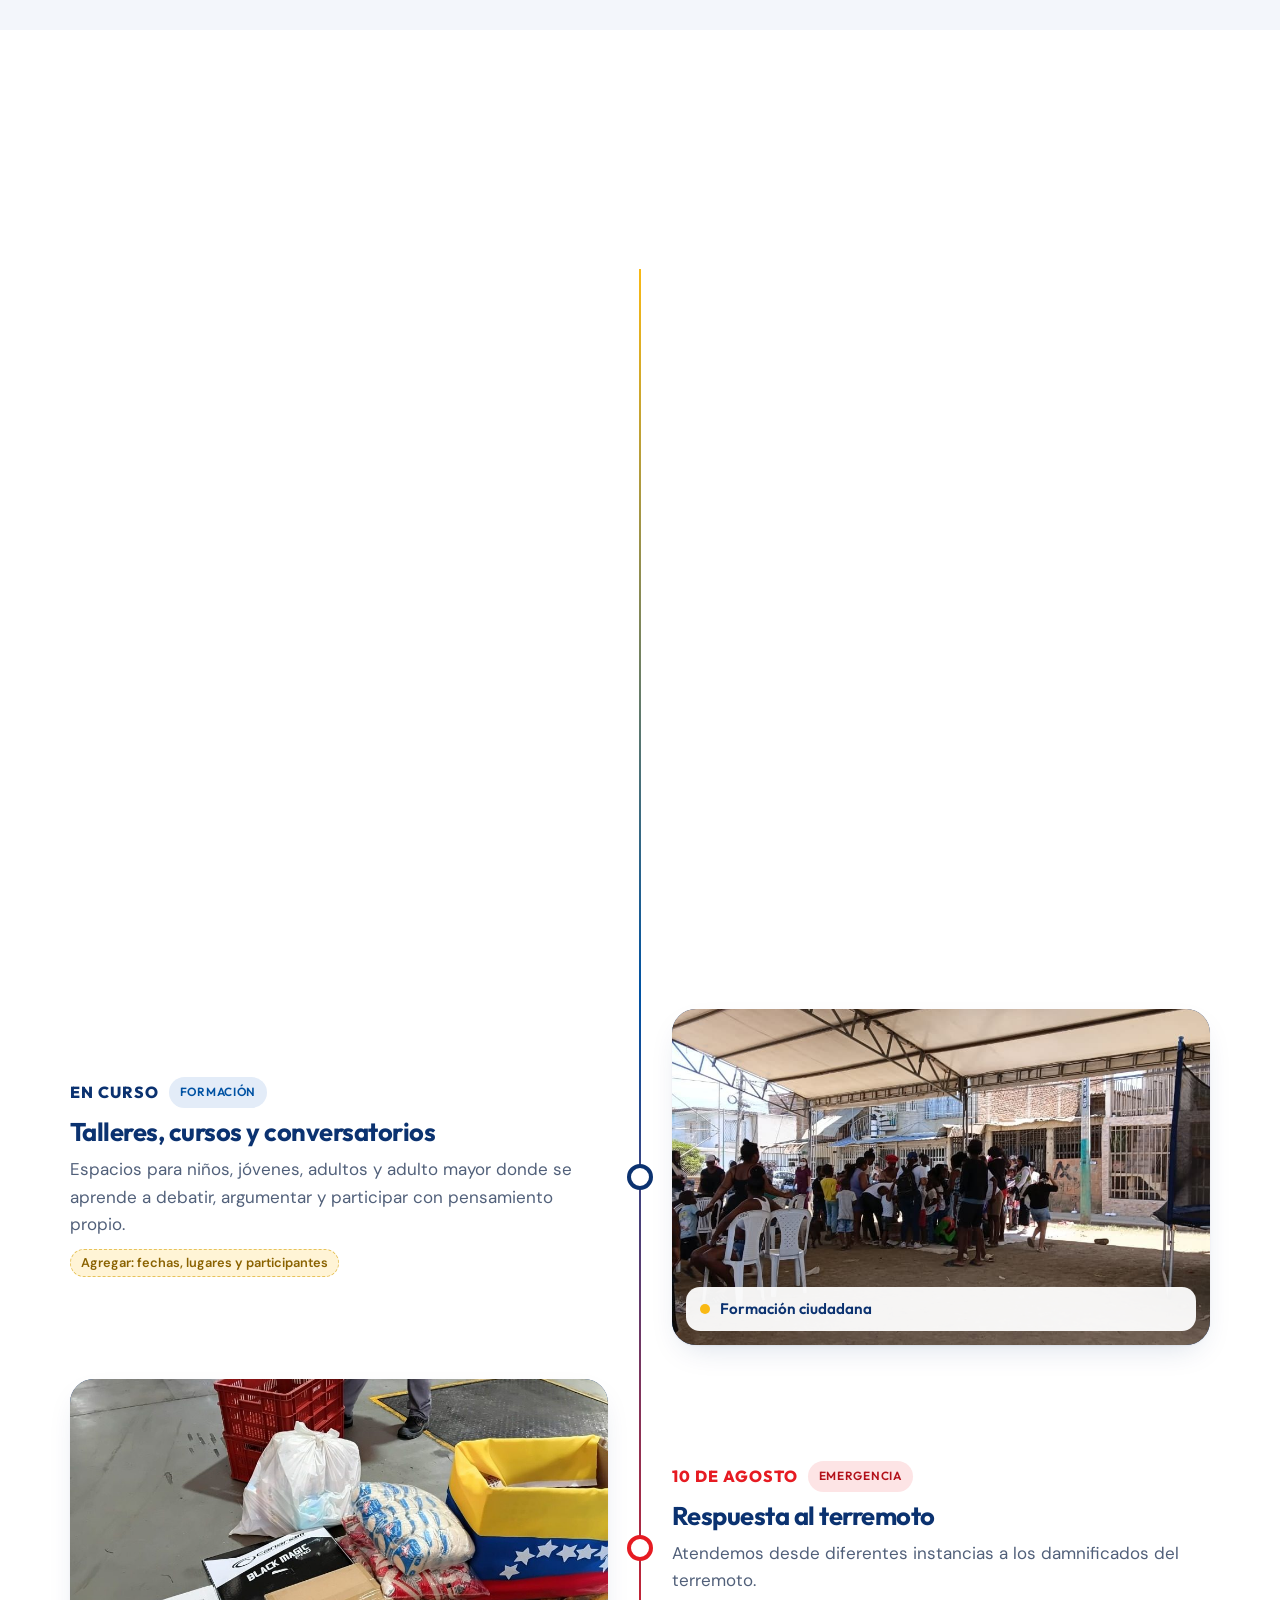
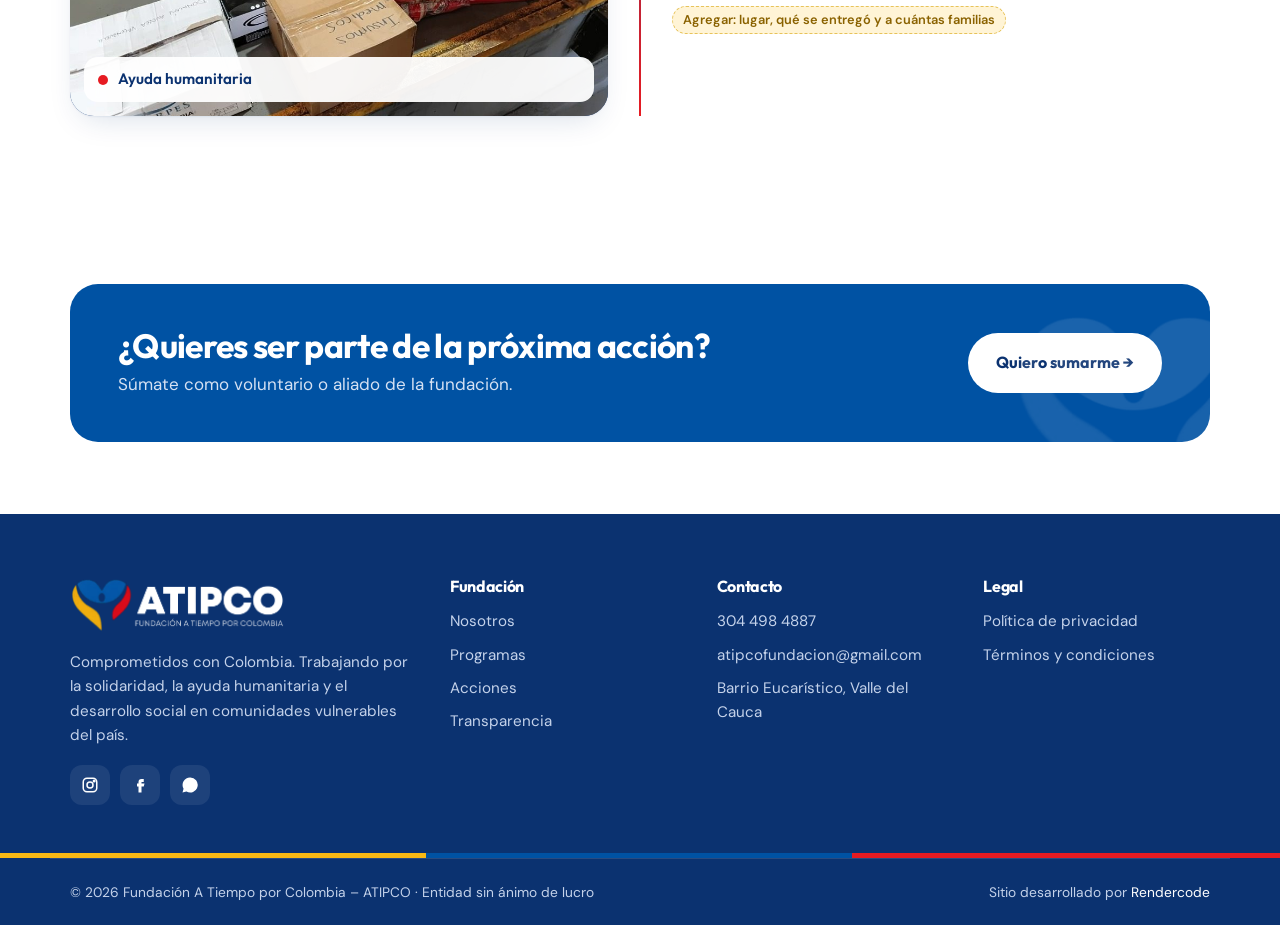
<file: ATIPCO_boceto/acciones.html>
<!doctype html>
<html lang="es-CO" class="no-js">
<head>
<meta charset="utf-8">
<meta name="viewport" content="width=device-width, initial-scale=1">
<title>Acciones · ATIPCO</title>
<meta name="description" content="Casos de éxito y acciones de la Fundación A Tiempo por Colombia: entrega de vivienda en Trujillo, jornadas de bienestar en salud, atención jurídica, formación y ayuda humanitaria.">
<meta property="og:title" content="Acciones · ATIPCO">
<meta property="og:description" content="Casos de éxito y acciones de la Fundación A Tiempo por Colombia: entrega de vivienda en Trujillo, jornadas de bienestar en salud, atención jurídica, formación y ayuda humanitaria.">
<meta name="theme-color" content="#0B3270">
<link rel="icon" href="img/ISOTIPO_ATIPCO.png">
<link rel="preconnect" href="https://fonts.googleapis.com">
<link rel="preconnect" href="https://fonts.gstatic.com" crossorigin>
<link href="https://fonts.googleapis.com/css2?family=Outfit:wght@500;600;700;800&family=DM+Sans:opsz,wght@9..40,400;9..40,500;9..40,700&display=swap" rel="stylesheet">
<link rel="stylesheet" href="css/styles.css">
</head>
<body>
<div class="alert" role="region" aria-label="Emergencia">
  <div class="wrap">
    <span class="pulse" aria-hidden="true"></span>
    <span><strong>EMERGENCIA</strong> · Estamos atendiendo a los damnificados del terremoto del 10 de agosto.</span>
    <a href="programas.html#emergencia">Ver más →</a>
  </div>
</div>
<header class="site-header">
  <nav class="wrap nav" aria-label="Principal">
    <a href="index.html" class="logo" aria-label="ATIPCO, inicio"><img src="img/LOGO_ATIPCO.png" alt="ATIPCO · Fundación A Tiempo por Colombia" width="866" height="218"></a>
    <ul class="menu" id="menu"><li><a href="index.html">Inicio</a></li><li><a href="nosotros.html">Nosotros</a></li><li><a href="programas.html">Programas</a></li><li><a href="acciones.html" aria-current="page">Acciones</a></li><li><a href="transparencia.html">Transparencia</a></li><li><a href="contacto.html">Contacto</a></li></ul>
    <button class="burger" aria-label="Abrir menú" aria-expanded="false" aria-controls="menu"><span></span></button>
  </nav>
</header>
<main>
<section class="page-hero">
  <img class="wm" src="img/ISOTIPO_ATIPCO.png" alt="" aria-hidden="true">
  <div class="wrap">
    <nav class="crumbs" aria-label="Ruta"><a href="index.html">Inicio</a><span aria-hidden="true">/</span><span>Acciones</span></nav>
    <h1>Acciones realizadas</h1>
    <p>Transparencia es mostrar lo que hacemos. Aquí registramos nuestros casos de éxito y cada acción de la fundación.</p>
  </div>
</section>
<div class="tricolor"></div>
<section class="section bg-soft" id="caso-trujillo">
  <div class="wrap">
    <article class="case rv">
      <div class="case-media">
        <figure class="photo p-yellow" data-file="FOTO_ATIPCO_07.jpg"><img src="img/FOTO_ATIPCO_07.jpg" alt="Entrega de la vivienda" loading="lazy" onerror="this.parentNode.classList.add('empty')"><figcaption><i style="background:var(--yellow)"></i>Entrega de la vivienda</figcaption></figure>
        <div class="case-meta">
          <div><small>Lugar</small><b>Trujillo, Valle del Cauca</b></div>
          <div><small>Fecha</small><b>Enero 2026</b></div>
          <div><small>Programa</small><b>Mejoramiento de calidad de vida</b></div>
        </div>
      </div>
      <div class="case-body">
        <span class="tag green">Caso de éxito</span>
        <h2>Entrega de vivienda en Trujillo</h2>
        <p>En el marco de su programa de mejoramiento de calidad de vida para población vulnerable, la Fundación ATIPCO focalizó a una familia del municipio de Trujillo, Valle del Cauca: un hogar conformado por una madre y sus tres hijos, todos en condición de discapacidad, que residía en un asentamiento en desarrollo incompleto.</p>
        <ol class="case-steps">
          <li style="--c:var(--blue)"><span><svg viewBox="0 0 24 24" fill="none" stroke="currentColor" stroke-width="2" stroke-linecap="round" stroke-linejoin="round"><circle cx="12" cy="12" r="9"/><circle cx="12" cy="12" r="5"/><circle cx="12" cy="12" r="1" fill="currentColor"/></svg></span><div><b>Focalización</b><small>Identificamos a la familia y su situación de vulnerabilidad.</small></div></li>
          <li style="--c:#E0A100"><span><svg viewBox="0 0 24 24" fill="none" stroke="currentColor" stroke-width="2" stroke-linecap="round" stroke-linejoin="round"><path d="M3 10l9-7 9 7v10a1 1 0 01-1 1h-5v-6H9v6H4a1 1 0 01-1-1z"/></svg></span><div><b>Protección inicial</b><small>La Fundación asumió el subsidio de arrendamiento.</small></div></li>
          <li style="--c:var(--red)"><span><svg viewBox="0 0 24 24" fill="none" stroke="currentColor" stroke-width="2" stroke-linecap="round" stroke-linejoin="round"><path d="M11 17l2 2a1.5 1.5 0 002-2M13 15l2.5 2.5a1.5 1.5 0 002-2L14 12"/><path d="M3 11l4-4 5 1 3-2 6 5-3 3M3 11l7 7 1-1M7 7L3 11"/></svg></span><div><b>Bonos solidarios</b><small>Con nuestra red de amigos, colaboradores y familiares recaudamos los fondos para adquirir la vivienda.</small></div></li>
          <li style="--c:#1FA855"><span><svg viewBox="0 0 24 24" fill="none" stroke="currentColor" stroke-width="2" stroke-linecap="round" stroke-linejoin="round"><circle cx="8" cy="15" r="4"/><path d="M11 12l9-9M17 6l3 3M15 8l2 2"/></svg></span><div><b>Entrega oficial · Enero 2026</b><small>La familia recibió su casa en Trujillo.</small></div></li>
        </ol>
        <div class="case-result"><b>Resultado:</b> una familia con acceso garantizado a una vivienda digna.</div>
        <a class="link-arrow" href="#seguimiento-trujillo" style="display:inline-block;margin-top:18px">Ver seguimiento, fotos y videos ↓</a>
      </div>
    </article>

    <div class="followup rv" id="seguimiento-trujillo">
      <div class="gallery-head">
        <div>
          <span class="tag green">Seguimiento del caso</span>
          <h3>La historia no termina con la entrega.</h3>
          <p>Acompañamos a la familia antes, durante y después de recibir su vivienda.</p>
        </div>
      </div>

      <div class="followup-grid">
        <div class="ba" style="--pos:50%">
          <img class="ba-after" src="img/FOTO_TRUJILLO_04.jpg" alt="Hoy: los niños en su nueva casa" loading="lazy">
          <div class="ba-before"><img src="img/FOTO_TRUJILLO_01.jpg" alt="Antes: la vivienda donde vivía la familia" loading="lazy"></div>
          <span class="ba-tag l">Antes · 2025</span><span class="ba-tag r">Hoy · 2026</span>
          <span class="ba-handle" aria-hidden="true"><svg viewBox="0 0 24 24" fill="none" stroke="currentColor" stroke-width="2.4" stroke-linecap="round" stroke-linejoin="round"><path d="M9 6l-6 6 6 6M15 6l6 6-6 6"/></svg></span>
          <input class="ba-range" type="range" min="0" max="100" value="50" aria-label="Deslizar para comparar antes y después">
        </div>

        <ol class="fu-timeline" aria-label="Línea de acompañamiento">
          <li class="done">
            <span class="fu-dot" aria-hidden="true"></span>
            <div><small>Marzo 2025</small><b>Primera visita</b><p>Conocimos a la familia en la vivienda donde residía y comenzamos el acompañamiento.</p></div>
          </li>
          <li class="done">
            <span class="fu-dot" aria-hidden="true"></span>
            <div><small>Abril 2025</small><b>Red solidaria en marcha</b><p>Amigos, colaboradores y familiares se sumaron con donaciones para la familia.</p></div>
          </li>
          <li class="done">
            <span class="fu-dot" aria-hidden="true"></span>
            <div><small>Enero 2026</small><b>Entrega oficial de la vivienda</b><p>La familia recibe las llaves de su casa en Trujillo.</p></div>
          </li>
          <li class="done">
            <span class="fu-dot" aria-hidden="true"></span>
            <div><small>Septiembre 2026</small><b>Visita de seguimiento</b><p>Volvimos a encontrarnos con la familia en Trujillo.</p></div>
          </li>
          <li class="next">
            <span class="fu-dot" aria-hidden="true"></span>
            <div><small>Próxima visita</small><b>Seguimiento en curso</b><p>Seguiremos compartiendo el avance de la familia.</p></div>
          </li>
        </ol>
      </div>

      <div class="fu-media">
        <div class="media-head">
          <h4>Fotos y videos del caso</h4>
          <div class="media-filter" role="tablist" aria-label="Filtrar galería">
            <button type="button" class="on" data-filter="all" role="tab" aria-selected="true">Todo</button>
            <button type="button" data-filter="foto" role="tab" aria-selected="false">Fotos</button>
            <button type="button" data-filter="video" role="tab" aria-selected="false">Videos</button>
          </div>
        </div>
        <div class="gallery g-media">
            <figure class="photo video s-v" data-type="video" data-file="VIDEO_TRUJILLO_01.mp4"><video controls preload="none" playsinline muted poster="img/FOTO_TRUJILLO_VIDEO_01.jpg"><source src="video/VIDEO_TRUJILLO_01.mp4" type="video/mp4" onerror="this.closest('figure').classList.add('empty')"></video><span class="play" aria-hidden="true"><svg viewBox="0 0 24 24" fill="currentColor"><path d="M8 5v14l11-7z"/></svg></span><figcaption><i style="background:var(--red)"></i>Video · Así es la casa nueva</figcaption></figure>
            <figure class="photo s-22" data-type="foto" data-file="FOTO_TRUJILLO_07.jpg"><img src="img/FOTO_TRUJILLO_07.jpg" alt="La familia durante la visita de seguimiento" loading="lazy" style="object-position:center 60%" onerror="this.parentNode.classList.add('empty')"><figcaption><i style="background:#1FA855"></i>La familia hoy · 2026</figcaption></figure>
            <figure class="photo video s-v" data-type="video" data-file="VIDEO_TRUJILLO_02.mp4"><video controls preload="none" playsinline poster="img/FOTO_TRUJILLO_VIDEO_02.jpg"><source src="video/VIDEO_TRUJILLO_02.mp4" type="video/mp4" onerror="this.closest('figure').classList.add('empty')"></video><span class="play" aria-hidden="true"><svg viewBox="0 0 24 24" fill="currentColor"><path d="M8 5v14l11-7z"/></svg></span><figcaption><i style="background:var(--red)"></i>Video · La mamá nos cuenta su historia</figcaption></figure>
            <figure class="photo s-21" data-type="foto" data-file="FOTO_TRUJILLO_02.jpg"><img src="img/FOTO_TRUJILLO_02.jpg" alt="La mamá con sus tres hijos en 2025" loading="lazy" style="object-position:center 55%" onerror="this.parentNode.classList.add('empty')"><figcaption><i style="background:var(--yellow)"></i>Así los conocimos · 2025</figcaption></figure>
            <figure class="photo s-22" data-type="foto" data-file="FOTO_TRUJILLO_03.jpg"><img src="img/FOTO_TRUJILLO_03.jpg" alt="Donaciones reunidas por la red solidaria" loading="lazy" style="object-position:center 55%" onerror="this.parentNode.classList.add('empty')"><figcaption><i style="background:var(--blue)"></i>Donaciones de la red solidaria</figcaption></figure>
            <figure class="photo s-22" data-type="foto" data-file="FOTO_TRUJILLO_05.jpg"><img src="img/FOTO_TRUJILLO_05.jpg" alt="Niño estrenando su clóset en la casa nueva" loading="lazy" style="object-position:center 40%" onerror="this.parentNode.classList.add('empty')"><figcaption><i style="background:var(--red)"></i>Su propio espacio</figcaption></figure>
            <figure class="photo s-22" data-type="foto" data-file="FOTO_TRUJILLO_06.jpg"><img src="img/FOTO_TRUJILLO_06.jpg" alt="La familia en el pasillo de su nueva casa" loading="lazy" style="object-position:center 60%" onerror="this.parentNode.classList.add('empty')"><figcaption><i style="background:var(--navy)"></i>Primer día en casa</figcaption></figure>
        </div>
      </div>
    </div>
  </div>
</section>

<section class="section">
  <div class="wrap">
    <div class="rv" style="margin-bottom:48px"><span class="eyebrow">Línea de tiempo</span><h2>Nuestras acciones.</h2></div>
  </div>
  <div class="wrap timeline">
    <div class="t-item rv" style="--c:#E0A100">
      <div class="t-text">
        <div class="t-when">Estrategia activa <span class="tag" style="background:#FFF4D6;color:#8A6200">Salud comunitaria</span></div>
        <h2>Jornadas de Bienestar Integral en Salud</h2>
        <p>Higiene oral, medicina general, optometría, actividades lúdico-recreativas para niños, olla comunitaria y cierre con cine al barrio, concertadas con líderes y comunidad.</p>
        <p style="margin-top:10px"><span class="pend">Agregar: fechas, barrios y personas atendidas</span></p>
      </div>
      <figure class="photo p-yellow" data-file="FOTO_JORNADA_04.jpg"><img src="img/FOTO_JORNADA_04.jpg" alt="Jornada de bienestar" loading="lazy" onerror="this.parentNode.classList.add('empty')"><figcaption><i style="background:var(--yellow)"></i>Jornada de bienestar</figcaption></figure>
    </div>
    <div class="t-item rv">
      <div class="t-text">
        <div class="t-when">Hace 15 años <span class="tag">Permanente</span></div>
        <h2>Ruta jurídica gratuita en salud</h2>
        <p>Acompañamos a usuarios del sistema de salud frente a negativas injustificadas: derechos de petición, tutelas y gestión hasta lograr cirugías, medicamentos, transporte asistencial y procedimientos.</p>
        <p style="margin-top:10px"><span class="pend">Agregar: número de casos atendidos</span></p>
      </div>
      <figure class="photo " data-file="FOTO_ATIPCO_01.jpg"><img src="img/FOTO_ATIPCO_01.jpg" alt="Atención jurídica" loading="lazy" onerror="this.parentNode.classList.add('empty')"><figcaption><i style="background:var(--blue)"></i>Atención jurídica</figcaption></figure>
    </div>
    <div class="t-item rv" style="--c:var(--navy)">
      <div class="t-text">
        <div class="t-when">En curso <span class="tag">Formación</span></div>
        <h2>Talleres, cursos y conversatorios</h2>
        <p>Espacios para niños, jóvenes, adultos y adulto mayor donde se aprende a debatir, argumentar y participar con pensamiento propio.</p>
        <p style="margin-top:10px"><span class="pend">Agregar: fechas, lugares y participantes</span></p>
      </div>
      <figure class="photo p-yellow" data-file="FOTO_ATIPCO_06.jpg"><img src="img/FOTO_ATIPCO_06.jpg" alt="Encuentro comunitario bajo la carpa" loading="lazy" onerror="this.parentNode.classList.add('empty')"><figcaption><i style="background:var(--yellow)"></i>Formación ciudadana</figcaption></figure>
    </div>
    <div class="t-item rv" style="--c:var(--red)">
      <div class="t-text">
        <div class="t-when">10 de agosto <span class="tag red">Emergencia</span></div>
        <h2>Respuesta al terremoto</h2>
        <p>Atendemos desde diferentes instancias a los damnificados del terremoto.</p>
        <p style="margin-top:10px"><span class="pend">Agregar: lugar, qué se entregó y a cuántas familias</span></p>
      </div>
      <figure class="photo p-red" data-file="FOTO_ATIPCO_03.jpg"><img src="img/FOTO_ATIPCO_03.jpg" alt="Donación de alimentos e insumos médicos" loading="lazy" onerror="this.parentNode.classList.add('empty')"><figcaption><i style="background:var(--red)"></i>Ayuda humanitaria</figcaption></figure>
    </div>
  </div>
</section>

<section class="section tight">
  <div class="wrap">
    <div class="cta-band rv">
      <img class="iso-mark" src="img/ISOTIPO_ATIPCO.png" alt="" aria-hidden="true">
      <div><h2>¿Quieres ser parte de la próxima acción?</h2><p>Súmate como voluntario o aliado de la fundación.</p></div>
      <a class="btn btn-light" href="contacto.html?motivo=voluntariado">Quiero sumarme →</a>
    </div>
  </div>
</section>
</main>
<footer>
  <div class="wrap foot-grid">
    <div>
      <img class="flogo" src="img/LOGO_ATIPCO_blanco.png" alt="ATIPCO · Fundación A Tiempo por Colombia" width="866" height="218">
      <p>Comprometidos con Colombia. Trabajando por la solidaridad, la ayuda humanitaria y el desarrollo social en comunidades vulnerables del país.</p>
      <div class="social">
        <a href="#" aria-label="Instagram (pendiente)"><svg viewBox="0 0 24 24" fill="none" stroke="currentColor" stroke-width="2"><rect x="3" y="3" width="18" height="18" rx="5"/><circle cx="12" cy="12" r="4"/><circle cx="17.5" cy="6.5" r="1" fill="currentColor"/></svg></a>
        <a href="#" aria-label="Facebook (pendiente)"><svg viewBox="0 0 24 24" fill="currentColor"><path d="M14 8h3V4h-3a4 4 0 00-4 4v2H8v4h2v8h4v-8h3l1-4h-4V8z"/></svg></a>
        <a href="https://wa.me/573044984887" aria-label="WhatsApp" target="_blank" rel="noopener"><svg viewBox="0 0 24 24" fill="currentColor"><path d="M17.5 14.4c-.3-.1-1.7-.8-2-.9-.3-.1-.5-.1-.7.1-.2.3-.8.9-.9 1.1-.2.2-.3.2-.6.1-.3-.1-1.2-.5-2.3-1.4-.9-.8-1.4-1.7-1.6-2-.2-.3 0-.5.1-.6l.4-.5c.1-.2.2-.3.3-.5.1-.2 0-.4 0-.5l-.9-2.2c-.2-.6-.5-.5-.7-.5h-.6c-.2 0-.5.1-.8.4-.3.3-1 1-1 2.5s1.1 2.9 1.2 3.1c.1.2 2.1 3.2 5.1 4.5.7.3 1.3.5 1.7.6.7.2 1.4.2 1.9.1.6-.1 1.7-.7 2-1.4.2-.7.2-1.3.2-1.4-.1-.2-.3-.2-.6-.4zM12 2a10 10 0 00-8.6 15l-1.4 5 5.2-1.4A10 10 0 1012 2z"/></svg></a>
      </div>
    </div>
    <div>
      <h4>Fundación</h4>
      <ul><li><a href="nosotros.html">Nosotros</a></li><li><a href="programas.html">Programas</a></li><li><a href="acciones.html">Acciones</a></li><li><a href="transparencia.html">Transparencia</a></li></ul>
    </div>
    <div>
      <h4>Contacto</h4>
      <ul><li><a href="https://wa.me/573044984887" target="_blank" rel="noopener">304 498 4887</a></li><li><a href="mailto:atipcofundacion@gmail.com">atipcofundacion@gmail.com</a></li><li>Barrio Eucarístico, Valle del Cauca</li></ul>
    </div>
    <div>
      <h4>Legal</h4>
      <ul><li><a href="#" data-legal="privacidad">Política de privacidad</a></li><li><a href="#" data-legal="terminos">Términos y condiciones</a></li></ul>
    </div>
  </div>
  <div class="tricolor"></div>
  <div class="wrap foot-bottom">
    <span>© <span class="year">2026</span> Fundación A Tiempo por Colombia – ATIPCO · Entidad sin ánimo de lucro</span>
    <span>Sitio desarrollado por <a href="https://instagram.com/rendercode" target="_blank" rel="noopener">Rendercode</a></span>
  </div>
</footer>

<div class="modal" id="legalModal" role="dialog" aria-modal="true" aria-labelledby="legalTitle">
  <div class="modal-box">
    <button class="close" data-close aria-label="Cerrar">×</button>
    <h3 id="legalTitle">Documento legal</h3>
    <p>Este documento se publicará en la versión final del sitio. Mientras tanto, puedes solicitarlo a <a href="mailto:atipcofundacion@gmail.com">atipcofundacion@gmail.com</a>.</p>
  </div>
</div>
<script src="js/main.js"></script>
</body>
</html>
</file>
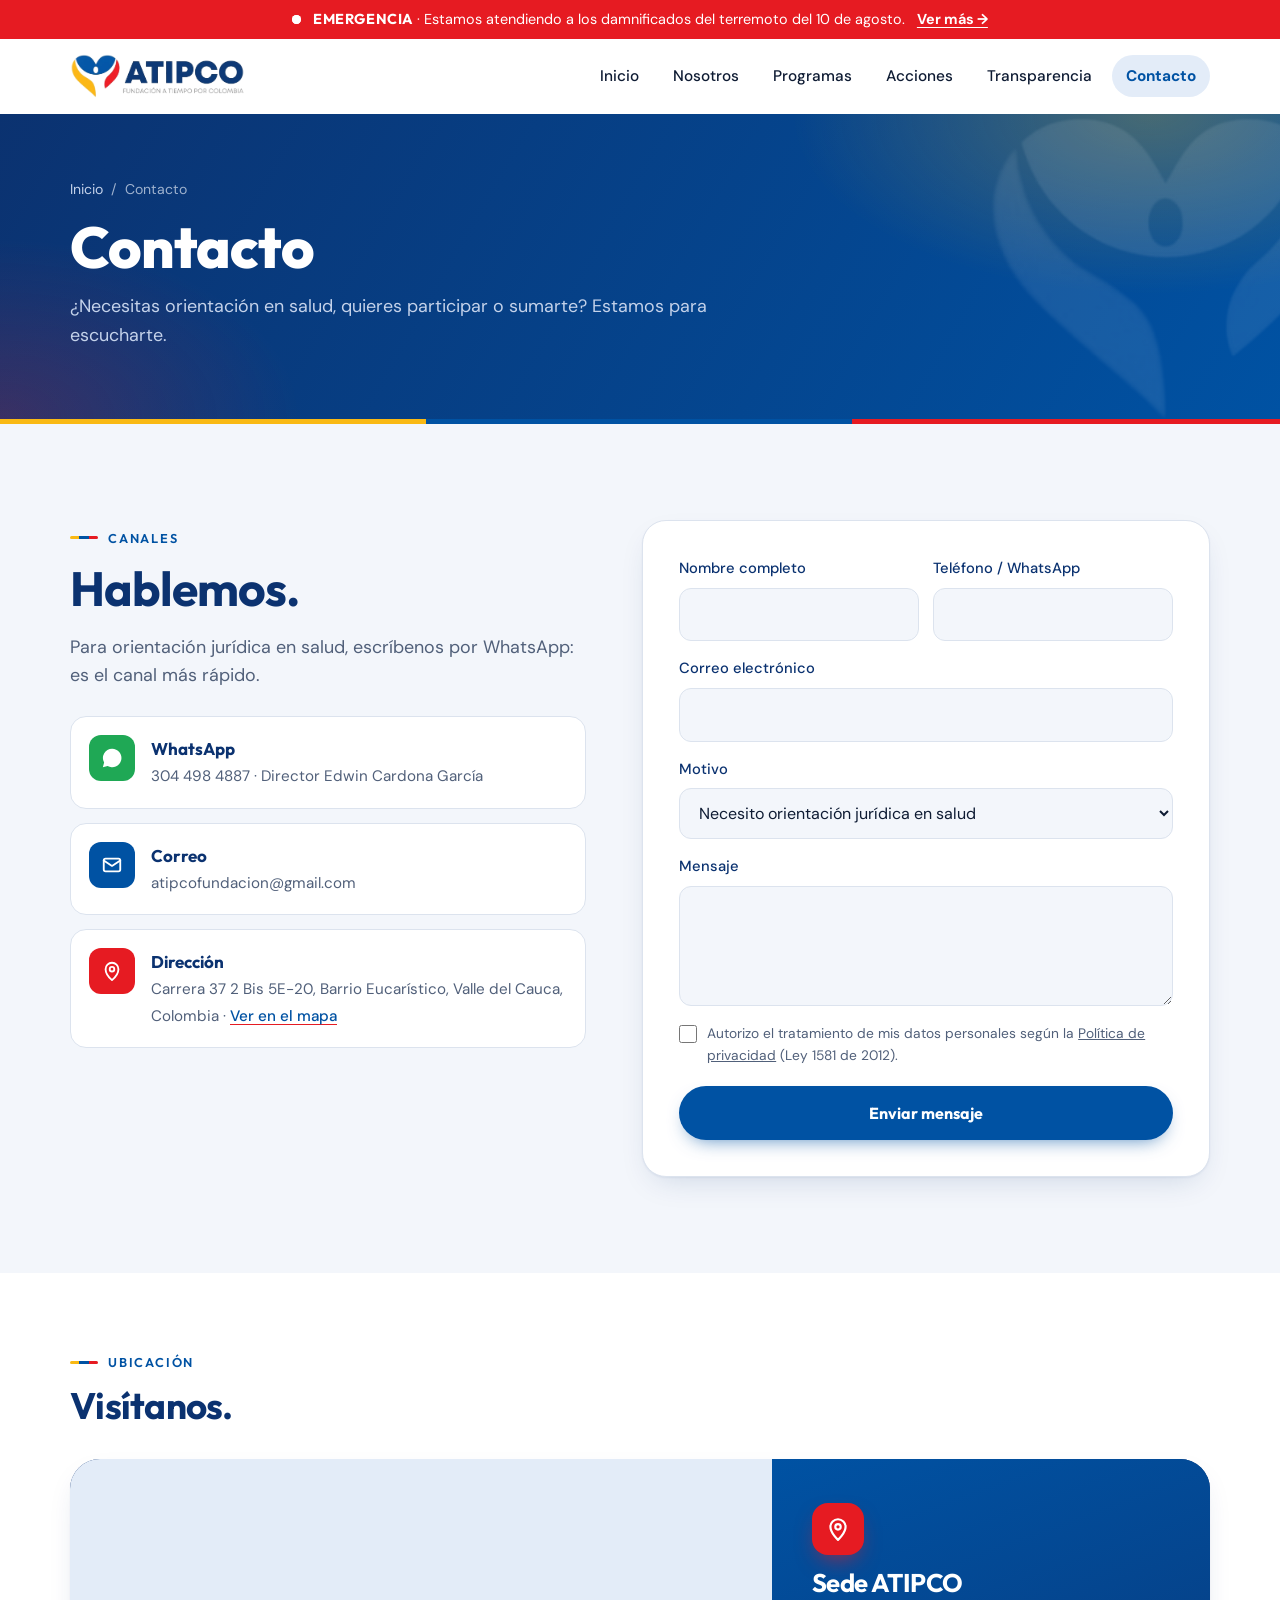
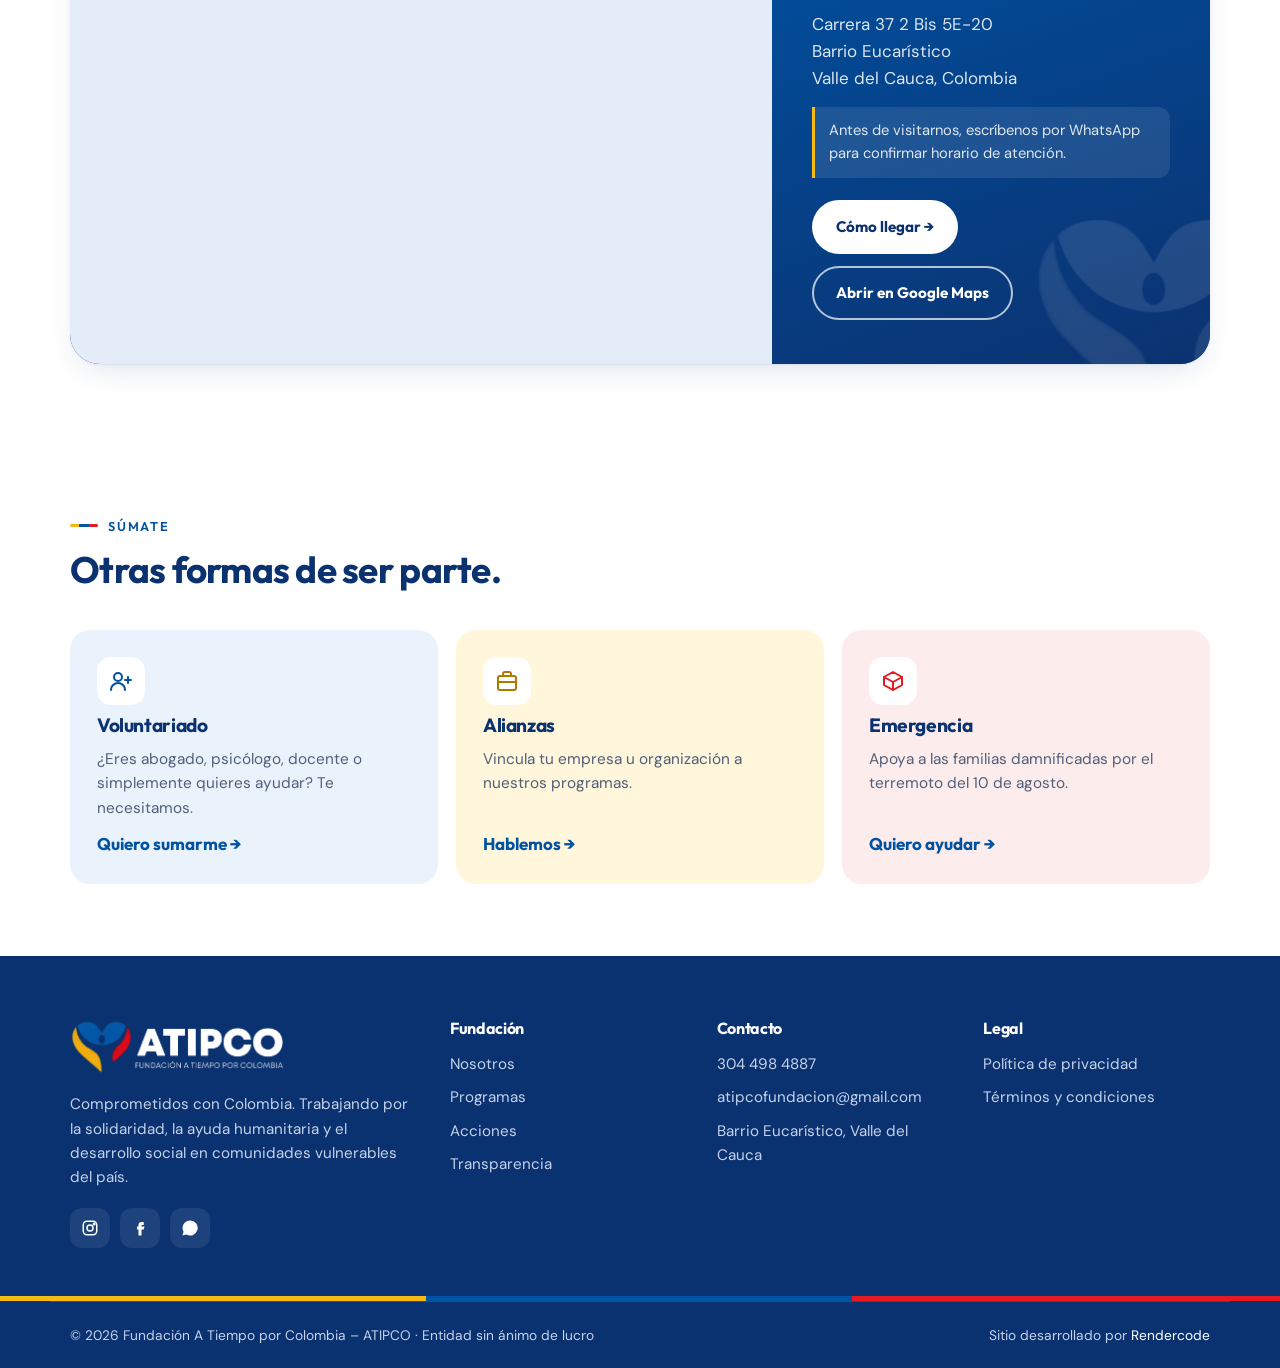
<file: ATIPCO_boceto/contacto.html>
<!doctype html>
<html lang="es-CO" class="no-js">
<head>
<meta charset="utf-8">
<meta name="viewport" content="width=device-width, initial-scale=1">
<title>Contacto · ATIPCO</title>
<meta name="description" content="Contacta a la Fundación A Tiempo por Colombia – ATIPCO por WhatsApp, correo o formulario.">
<meta property="og:title" content="Contacto · ATIPCO">
<meta property="og:description" content="Contacta a la Fundación A Tiempo por Colombia – ATIPCO por WhatsApp, correo o formulario.">
<meta name="theme-color" content="#0B3270">
<link rel="icon" href="img/ISOTIPO_ATIPCO.png">
<link rel="preconnect" href="https://fonts.googleapis.com">
<link rel="preconnect" href="https://fonts.gstatic.com" crossorigin>
<link href="https://fonts.googleapis.com/css2?family=Outfit:wght@500;600;700;800&family=DM+Sans:opsz,wght@9..40,400;9..40,500;9..40,700&display=swap" rel="stylesheet">
<link rel="stylesheet" href="css/styles.css">
</head>
<body>
<div class="alert" role="region" aria-label="Emergencia">
  <div class="wrap">
    <span class="pulse" aria-hidden="true"></span>
    <span><strong>EMERGENCIA</strong> · Estamos atendiendo a los damnificados del terremoto del 10 de agosto.</span>
    <a href="programas.html#emergencia">Ver más →</a>
  </div>
</div>
<header class="site-header">
  <nav class="wrap nav" aria-label="Principal">
    <a href="index.html" class="logo" aria-label="ATIPCO, inicio"><img src="img/LOGO_ATIPCO.png" alt="ATIPCO · Fundación A Tiempo por Colombia" width="866" height="218"></a>
    <ul class="menu" id="menu"><li><a href="index.html">Inicio</a></li><li><a href="nosotros.html">Nosotros</a></li><li><a href="programas.html">Programas</a></li><li><a href="acciones.html">Acciones</a></li><li><a href="transparencia.html">Transparencia</a></li><li><a href="contacto.html" aria-current="page">Contacto</a></li></ul>
    <button class="burger" aria-label="Abrir menú" aria-expanded="false" aria-controls="menu"><span></span></button>
  </nav>
</header>
<main>
<section class="page-hero">
  <img class="wm" src="img/ISOTIPO_ATIPCO.png" alt="" aria-hidden="true">
  <div class="wrap">
    <nav class="crumbs" aria-label="Ruta"><a href="index.html">Inicio</a><span aria-hidden="true">/</span><span>Contacto</span></nav>
    <h1>Contacto</h1>
    <p>¿Necesitas orientación en salud, quieres participar o sumarte? Estamos para escucharte.</p>
  </div>
</section>
<div class="tricolor"></div>
<section class="section bg-soft">
  <div class="wrap contact-grid">
    <div class="rv">
      <span class="eyebrow">Canales</span>
      <h2>Hablemos.</h2>
      <p class="lead">Para orientación jurídica en salud, escríbenos por WhatsApp: es el canal más rápido.</p>
      <div class="cinfo">
        <a class="citem" href="https://wa.me/573044984887" target="_blank" rel="noopener"><span class="ic" style="background:#1FA855"><svg viewBox="0 0 24 24" fill="currentColor"><path d="M17.5 14.4c-.3-.1-1.7-.8-2-.9-.3-.1-.5-.1-.7.1-.2.3-.8.9-.9 1.1-.2.2-.3.2-.6.1-.3-.1-1.2-.5-2.3-1.4-.9-.8-1.4-1.7-1.6-2-.2-.3 0-.5.1-.6l.4-.5c.1-.2.2-.3.3-.5.1-.2 0-.4 0-.5l-.9-2.2c-.2-.6-.5-.5-.7-.5h-.6c-.2 0-.5.1-.8.4-.3.3-1 1-1 2.5s1.1 2.9 1.2 3.1c.1.2 2.1 3.2 5.1 4.5.7.3 1.3.5 1.7.6.7.2 1.4.2 1.9.1.6-.1 1.7-.7 2-1.4.2-.7.2-1.3.2-1.4-.1-.2-.3-.2-.6-.4zM12 2a10 10 0 00-8.6 15l-1.4 5 5.2-1.4A10 10 0 1012 2z"/></svg></span><div><b>WhatsApp</b><span>304 498 4887 · Director Edwin Cardona García</span></div></a>
        <a class="citem" href="mailto:atipcofundacion@gmail.com"><span class="ic" style="background:var(--blue)"><svg viewBox="0 0 24 24" fill="none" stroke="currentColor" stroke-width="2" stroke-linecap="round" stroke-linejoin="round"><rect x="3" y="5" width="18" height="14" rx="2"/><path d="M3 7l9 6 9-6"/></svg></span><div><b>Correo</b><span>atipcofundacion@gmail.com</span></div></a>
        <a class="citem" href="#mapa"><span class="ic" style="background:var(--red)"><svg viewBox="0 0 24 24" fill="none" stroke="currentColor" stroke-width="2" stroke-linecap="round" stroke-linejoin="round"><path d="M12 22s7-6.2 7-12a7 7 0 00-14 0c0 5.8 7 12 7 12z"/><circle cx="12" cy="10" r="2.5"/></svg></span><div><b>Dirección</b><span>Carrera 37 2 Bis 5E-20, Barrio Eucarístico, Valle del Cauca, Colombia · <u>Ver en el mapa</u></span></div></a>
      </div>
    </div>
    <form id="contactForm" class="rv" novalidate>
      <div class="row2">
        <div class="field"><label for="f-nombre">Nombre completo</label><input id="f-nombre" name="nombre" required autocomplete="name"></div>
        <div class="field"><label for="f-tel">Teléfono / WhatsApp</label><input id="f-tel" name="telefono" type="tel" autocomplete="tel"></div>
      </div>
      <div class="field"><label for="f-email">Correo electrónico</label><input id="f-email" name="email" type="email" required autocomplete="email"></div>
      <div class="field"><label for="f-motivo">Motivo</label>
        <select id="f-motivo" name="motivo">
          <option value="salud">Necesito orientación jurídica en salud</option>
          <option value="formacion">Quiero participar en la formación ciudadana</option>
          <option value="jornada">Quiero una jornada de bienestar en mi comunidad</option>
          <option value="red">Quiero ser parte de la red solidaria</option>
          <option value="emergencia">Quiero ayudar en la emergencia</option>
          <option value="voluntariado">Quiero ser voluntario</option>
          <option value="alianza">Alianza con mi empresa u organización</option>
          <option value="otro">Otro</option>
        </select>
      </div>
      <div class="field"><label for="f-msg">Mensaje</label><textarea id="f-msg" name="mensaje" required></textarea></div>
      <input class="hp" type="text" name="empresa_web" tabindex="-1" autocomplete="off" aria-hidden="true">
      <label class="consent"><input type="checkbox" required><span>Autorizo el tratamiento de mis datos personales según la <a href="#" data-legal="privacidad">Política de privacidad</a> (Ley 1581 de 2012).</span></label>
      <button class="btn btn-primary" type="submit" style="width:100%">Enviar mensaje</button>
      <div class="form-ok" id="formOk" role="status" aria-live="polite">
        <svg class="check-anim" viewBox="0 0 84 84"><circle cx="42" cy="42" r="38"/><path d="M26 43l11 11 21-23"/></svg>
        <h3>¡Mensaje recibido!</h3>
        <p style="color:var(--muted)">Te responderemos lo antes posible. Si es urgente, escríbenos por WhatsApp.</p>
        <button type="button" class="btn btn-ghost" id="formReset">Enviar otro mensaje</button>
      </div>
    </form>
  </div>
</section>

<section class="section tight" id="mapa">
  <div class="wrap">
    <div class="rv" style="margin-bottom:32px"><span class="eyebrow">Ubicación</span><h2 style="font-size:clamp(1.7rem,3.2vw,2.3rem)">Visítanos.</h2></div>
    <div class="map-card rv">
      <div class="map-frame">
        <iframe title="Mapa: sede de la Fundación ATIPCO" src="https://www.google.com/maps?q=3.42499,-76.5412197&amp;z=17&amp;hl=es&amp;output=embed" loading="lazy" referrerpolicy="no-referrer-when-downgrade" allowfullscreen></iframe>
      </div>
      <aside class="map-info">
        <img class="iso-mark" src="img/ISOTIPO_ATIPCO.png" alt="" aria-hidden="true">
        <span class="map-pin" aria-hidden="true"><svg viewBox="0 0 24 24" fill="none" stroke="currentColor" stroke-width="2" stroke-linecap="round" stroke-linejoin="round"><path d="M12 22s7-6.2 7-12a7 7 0 00-14 0c0 5.8 7 12 7 12z"/><circle cx="12" cy="10" r="2.5"/></svg></span>
        <h3>Sede ATIPCO</h3>
        <p>Carrera 37 2 Bis 5E-20<br>Barrio Eucarístico<br>Valle del Cauca, Colombia</p>
        <p class="map-hint">Antes de visitarnos, escríbenos por WhatsApp para confirmar horario de atención.</p>
        <div class="map-actions">
          <a class="btn btn-light" href="https://www.google.com/maps/dir/?api=1&amp;destination=3.42499,-76.5412197" target="_blank" rel="noopener">Cómo llegar →</a>
          <a class="btn btn-outline-light" href="https://maps.app.goo.gl/Uxcqg194gnXXjPA47" target="_blank" rel="noopener">Abrir en Google Maps</a>
        </div>
      </aside>
    </div>
  </div>
</section>

<section class="section tight">
  <div class="wrap">
    <div class="rv"><span class="eyebrow">Súmate</span><h2 style="font-size:clamp(1.7rem,3.2vw,2.3rem)">Otras formas de ser parte.</h2></div>
    <div class="cards3">
      <div class="card rv"><span class="ic"><svg viewBox="0 0 24 24" fill="none" stroke="currentColor" stroke-width="2" stroke-linecap="round" stroke-linejoin="round"><circle cx="9" cy="8" r="4"/><path d="M2 21a7 7 0 0114 0"/><path d="M19 8v6M16 11h6"/></svg></span><h3>Voluntariado</h3><p>¿Eres abogado, psicólogo, docente o simplemente quieres ayudar? Te necesitamos.</p><a class="link-arrow" href="contacto.html?motivo=voluntariado#contactForm">Quiero sumarme →</a></div>
      <div class="card rv"><span class="ic" style="background:#FFF4D6;color:#B07A00"><svg viewBox="0 0 24 24" fill="none" stroke="currentColor" stroke-width="2" stroke-linecap="round" stroke-linejoin="round"><rect x="3" y="7" width="18" height="14" rx="2"/><path d="M8 7V5a2 2 0 012-2h4a2 2 0 012 2v2"/><path d="M3 13h18"/></svg></span><h3>Alianzas</h3><p>Vincula tu empresa u organización a nuestros programas.</p><a class="link-arrow" href="contacto.html?motivo=alianza#contactForm">Hablemos →</a></div>
      <div class="card rv"><span class="ic" style="background:#FDE4E5;color:var(--red)"><svg viewBox="0 0 24 24" fill="none" stroke="currentColor" stroke-width="2" stroke-linecap="round" stroke-linejoin="round"><path d="M21 8l-9-5-9 5 9 5 9-5z"/><path d="M3 8v8l9 5 9-5V8"/><path d="M12 13v8"/></svg></span><h3>Emergencia</h3><p>Apoya a las familias damnificadas por el terremoto del 10 de agosto.</p><a class="link-arrow" href="contacto.html?motivo=emergencia#contactForm">Quiero ayudar →</a></div>
    </div>
  </div>
</section>

</main>
<footer>
  <div class="wrap foot-grid">
    <div>
      <img class="flogo" src="img/LOGO_ATIPCO_blanco.png" alt="ATIPCO · Fundación A Tiempo por Colombia" width="866" height="218">
      <p>Comprometidos con Colombia. Trabajando por la solidaridad, la ayuda humanitaria y el desarrollo social en comunidades vulnerables del país.</p>
      <div class="social">
        <a href="#" aria-label="Instagram (pendiente)"><svg viewBox="0 0 24 24" fill="none" stroke="currentColor" stroke-width="2"><rect x="3" y="3" width="18" height="18" rx="5"/><circle cx="12" cy="12" r="4"/><circle cx="17.5" cy="6.5" r="1" fill="currentColor"/></svg></a>
        <a href="#" aria-label="Facebook (pendiente)"><svg viewBox="0 0 24 24" fill="currentColor"><path d="M14 8h3V4h-3a4 4 0 00-4 4v2H8v4h2v8h4v-8h3l1-4h-4V8z"/></svg></a>
        <a href="https://wa.me/573044984887" aria-label="WhatsApp" target="_blank" rel="noopener"><svg viewBox="0 0 24 24" fill="currentColor"><path d="M17.5 14.4c-.3-.1-1.7-.8-2-.9-.3-.1-.5-.1-.7.1-.2.3-.8.9-.9 1.1-.2.2-.3.2-.6.1-.3-.1-1.2-.5-2.3-1.4-.9-.8-1.4-1.7-1.6-2-.2-.3 0-.5.1-.6l.4-.5c.1-.2.2-.3.3-.5.1-.2 0-.4 0-.5l-.9-2.2c-.2-.6-.5-.5-.7-.5h-.6c-.2 0-.5.1-.8.4-.3.3-1 1-1 2.5s1.1 2.9 1.2 3.1c.1.2 2.1 3.2 5.1 4.5.7.3 1.3.5 1.7.6.7.2 1.4.2 1.9.1.6-.1 1.7-.7 2-1.4.2-.7.2-1.3.2-1.4-.1-.2-.3-.2-.6-.4zM12 2a10 10 0 00-8.6 15l-1.4 5 5.2-1.4A10 10 0 1012 2z"/></svg></a>
      </div>
    </div>
    <div>
      <h4>Fundación</h4>
      <ul><li><a href="nosotros.html">Nosotros</a></li><li><a href="programas.html">Programas</a></li><li><a href="acciones.html">Acciones</a></li><li><a href="transparencia.html">Transparencia</a></li></ul>
    </div>
    <div>
      <h4>Contacto</h4>
      <ul><li><a href="https://wa.me/573044984887" target="_blank" rel="noopener">304 498 4887</a></li><li><a href="mailto:atipcofundacion@gmail.com">atipcofundacion@gmail.com</a></li><li>Barrio Eucarístico, Valle del Cauca</li></ul>
    </div>
    <div>
      <h4>Legal</h4>
      <ul><li><a href="#" data-legal="privacidad">Política de privacidad</a></li><li><a href="#" data-legal="terminos">Términos y condiciones</a></li></ul>
    </div>
  </div>
  <div class="tricolor"></div>
  <div class="wrap foot-bottom">
    <span>© <span class="year">2026</span> Fundación A Tiempo por Colombia – ATIPCO · Entidad sin ánimo de lucro</span>
    <span>Sitio desarrollado por <a href="https://instagram.com/rendercode" target="_blank" rel="noopener">Rendercode</a></span>
  </div>
</footer>

<div class="modal" id="legalModal" role="dialog" aria-modal="true" aria-labelledby="legalTitle">
  <div class="modal-box">
    <button class="close" data-close aria-label="Cerrar">×</button>
    <h3 id="legalTitle">Documento legal</h3>
    <p>Este documento se publicará en la versión final del sitio. Mientras tanto, puedes solicitarlo a <a href="mailto:atipcofundacion@gmail.com">atipcofundacion@gmail.com</a>.</p>
  </div>
</div>
<script src="js/main.js"></script>
</body>
</html>
</file>
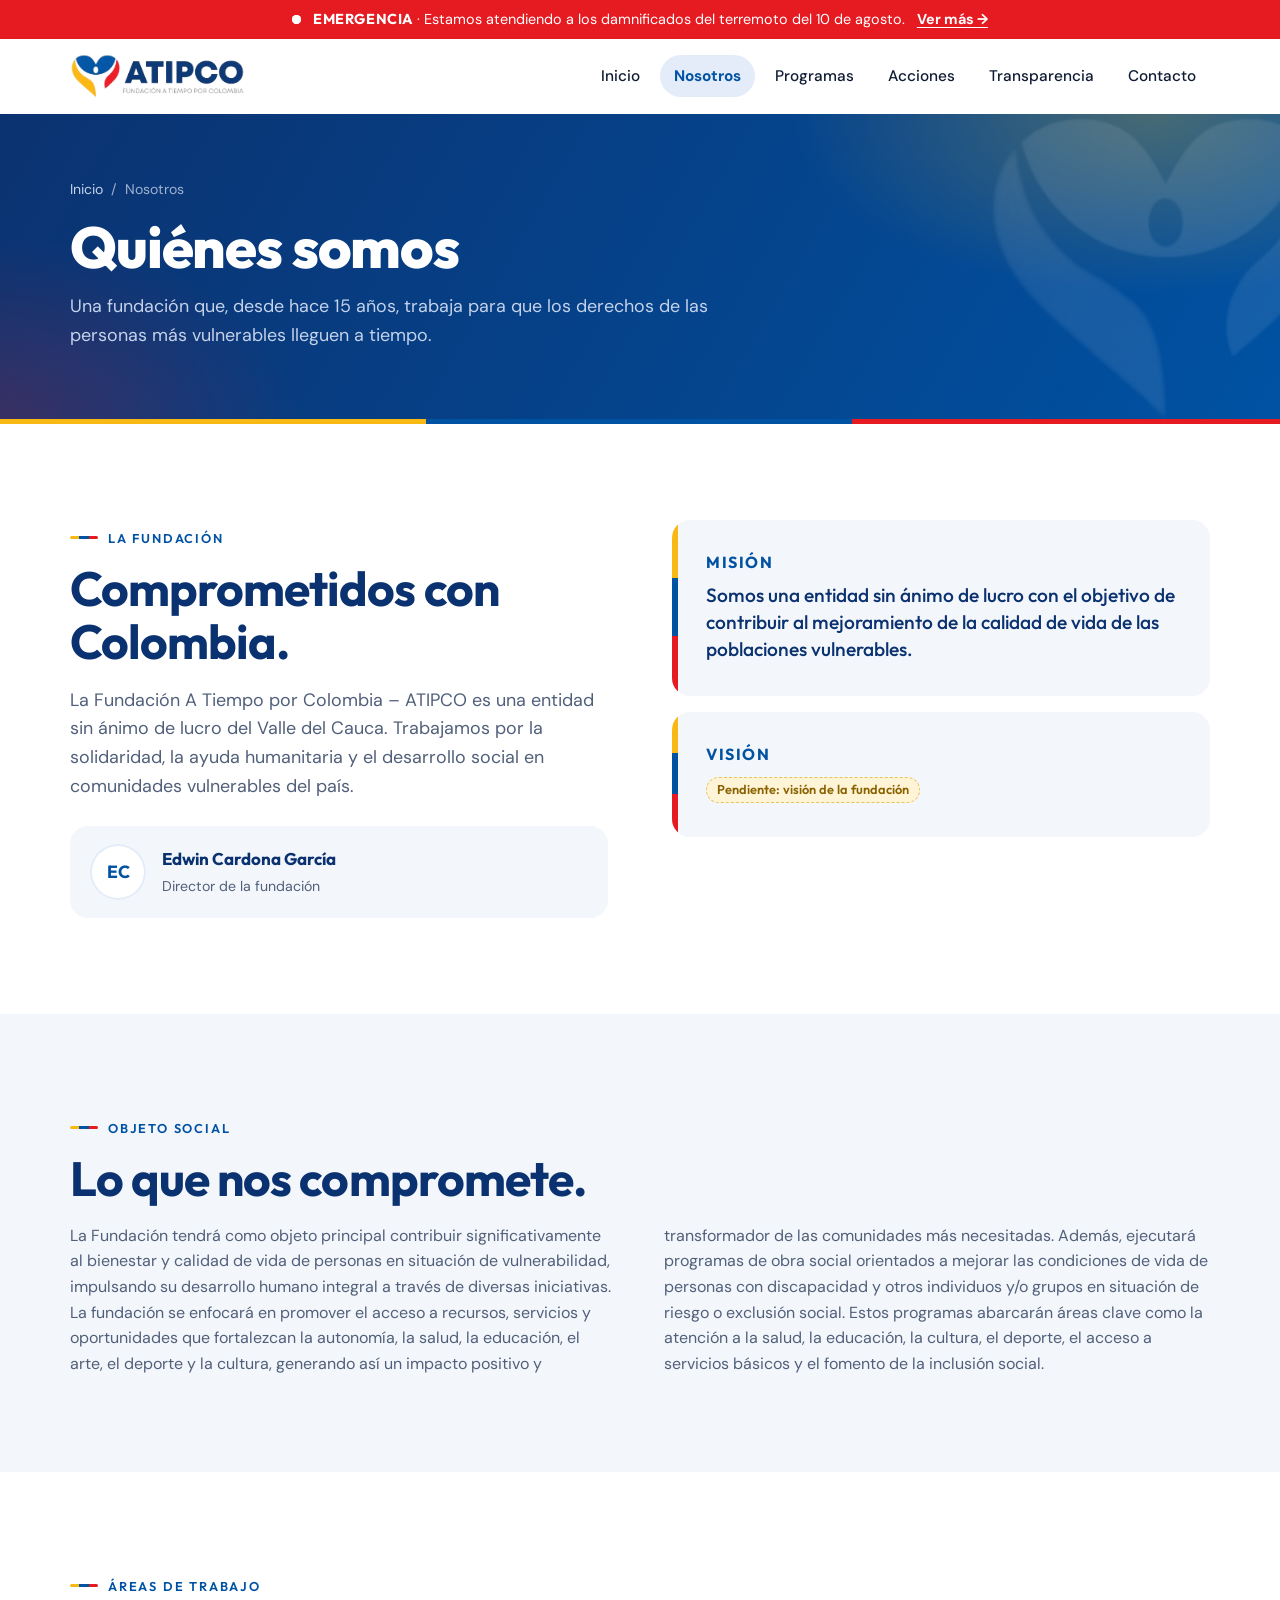
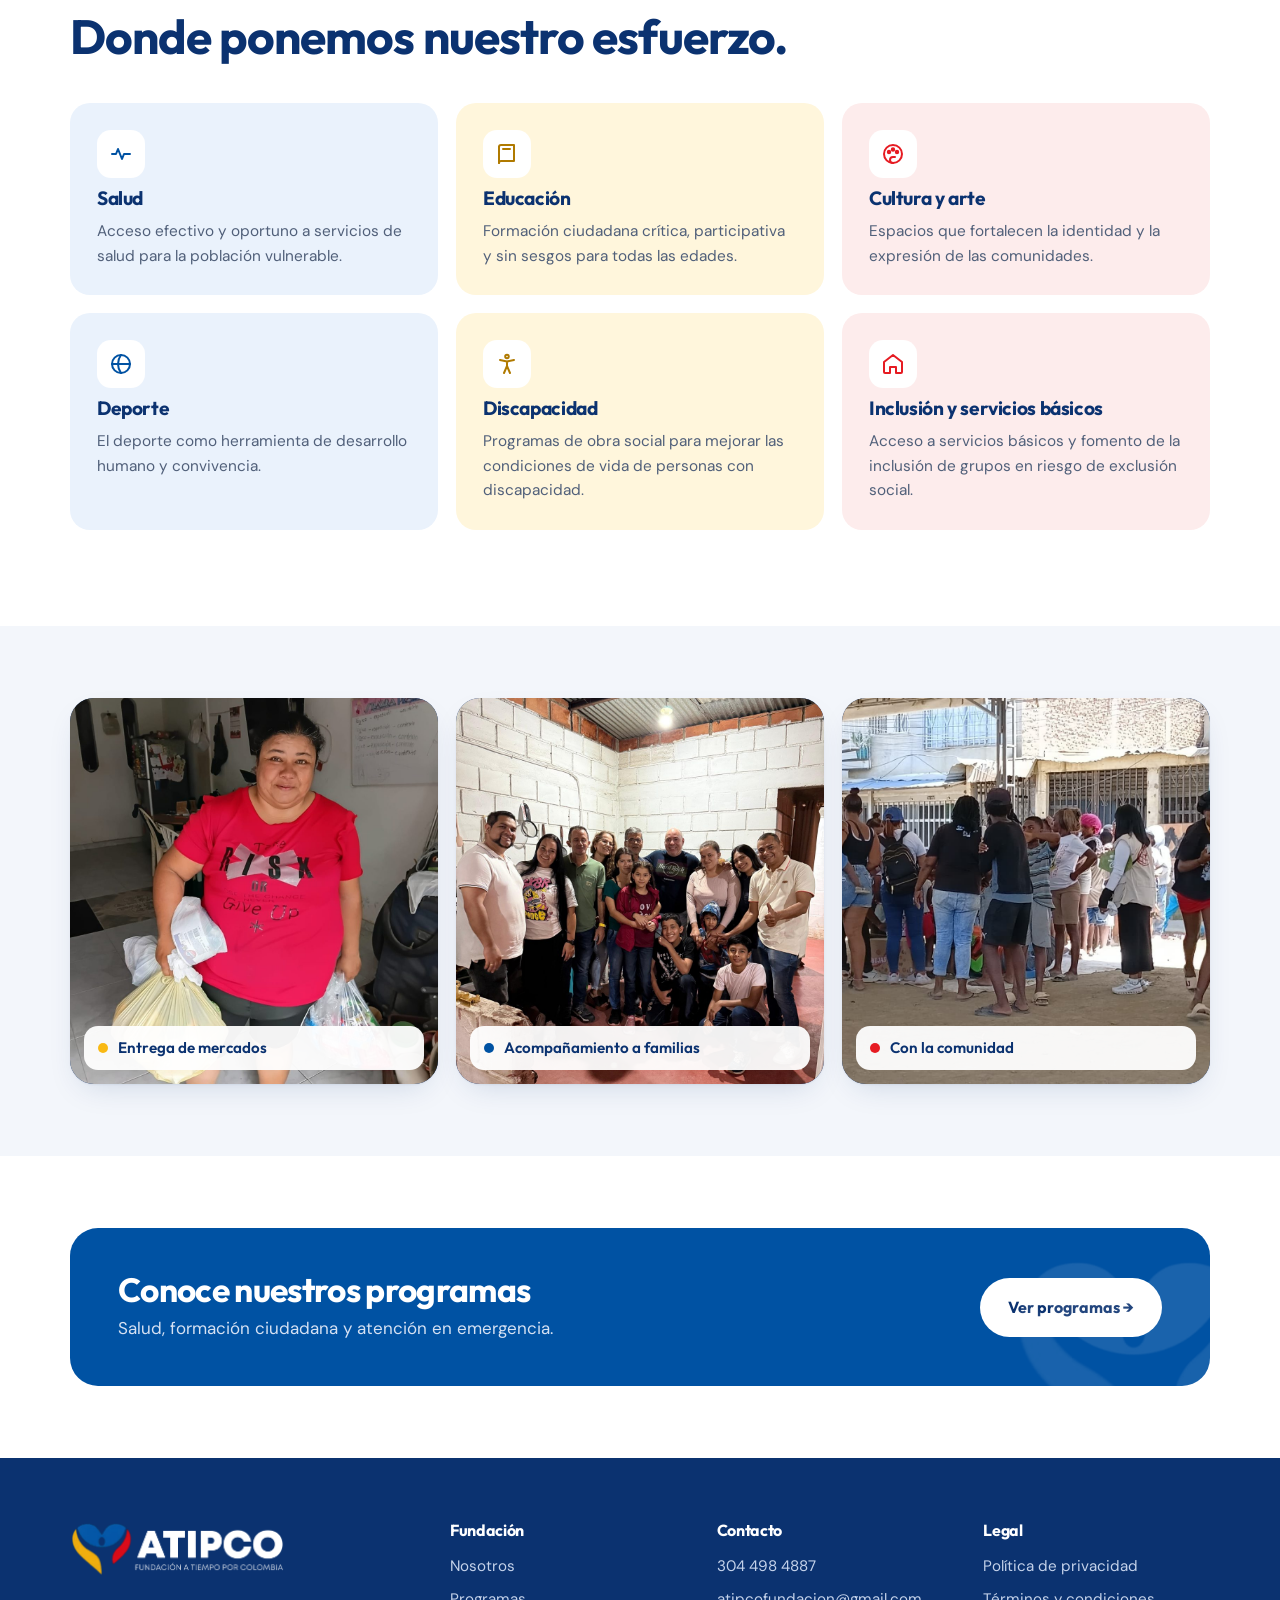
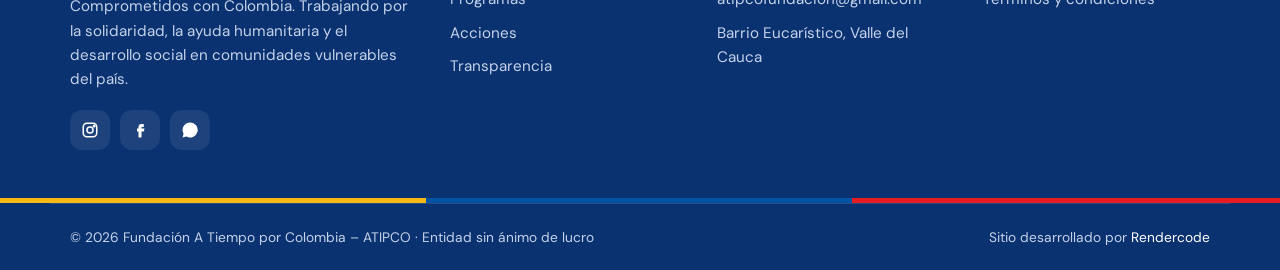
<file: ATIPCO_boceto/nosotros.html>
<!doctype html>
<html lang="es-CO" class="no-js">
<head>
<meta charset="utf-8">
<meta name="viewport" content="width=device-width, initial-scale=1">
<title>Nosotros · ATIPCO</title>
<meta name="description" content="Quiénes somos: misión, objeto social, áreas de trabajo y equipo de la Fundación A Tiempo por Colombia.">
<meta property="og:title" content="Nosotros · ATIPCO">
<meta property="og:description" content="Quiénes somos: misión, objeto social, áreas de trabajo y equipo de la Fundación A Tiempo por Colombia.">
<meta name="theme-color" content="#0B3270">
<link rel="icon" href="img/ISOTIPO_ATIPCO.png">
<link rel="preconnect" href="https://fonts.googleapis.com">
<link rel="preconnect" href="https://fonts.gstatic.com" crossorigin>
<link href="https://fonts.googleapis.com/css2?family=Outfit:wght@500;600;700;800&family=DM+Sans:opsz,wght@9..40,400;9..40,500;9..40,700&display=swap" rel="stylesheet">
<link rel="stylesheet" href="css/styles.css">
</head>
<body>
<div class="alert" role="region" aria-label="Emergencia">
  <div class="wrap">
    <span class="pulse" aria-hidden="true"></span>
    <span><strong>EMERGENCIA</strong> · Estamos atendiendo a los damnificados del terremoto del 10 de agosto.</span>
    <a href="programas.html#emergencia">Ver más →</a>
  </div>
</div>
<header class="site-header">
  <nav class="wrap nav" aria-label="Principal">
    <a href="index.html" class="logo" aria-label="ATIPCO, inicio"><img src="img/LOGO_ATIPCO.png" alt="ATIPCO · Fundación A Tiempo por Colombia" width="866" height="218"></a>
    <ul class="menu" id="menu"><li><a href="index.html">Inicio</a></li><li><a href="nosotros.html" aria-current="page">Nosotros</a></li><li><a href="programas.html">Programas</a></li><li><a href="acciones.html">Acciones</a></li><li><a href="transparencia.html">Transparencia</a></li><li><a href="contacto.html">Contacto</a></li></ul>
    <button class="burger" aria-label="Abrir menú" aria-expanded="false" aria-controls="menu"><span></span></button>
  </nav>
</header>
<main>
<section class="page-hero">
  <img class="wm" src="img/ISOTIPO_ATIPCO.png" alt="" aria-hidden="true">
  <div class="wrap">
    <nav class="crumbs" aria-label="Ruta"><a href="index.html">Inicio</a><span aria-hidden="true">/</span><span>Nosotros</span></nav>
    <h1>Quiénes somos</h1>
    <p>Una fundación que, desde hace 15 años, trabaja para que los derechos de las personas más vulnerables lleguen a tiempo.</p>
  </div>
</section>
<div class="tricolor"></div>
<section class="section">
  <div class="wrap about-grid">
    <div class="rv">
      <span class="eyebrow">La fundación</span>
      <h2>Comprometidos con Colombia.</h2>
      <p class="lead">La Fundación A Tiempo por Colombia – ATIPCO es una entidad sin ánimo de lucro del Valle del Cauca. Trabajamos por la solidaridad, la ayuda humanitaria y el desarrollo social en comunidades vulnerables del país.</p>
      <div class="director">
        <div class="avatar" aria-hidden="true">EC</div>
        <div><b>Edwin Cardona García</b><small>Director de la fundación</small></div>
      </div>
    </div>
    <div class="rv">
      <div class="mission">
        <h3>Misión</h3>
        <p>Somos una entidad sin ánimo de lucro con el objetivo de contribuir al mejoramiento de la calidad de vida de las poblaciones vulnerables.</p>
      </div>
      <div class="mission" style="margin-top:16px">
        <h3>Visión</h3>
        <p><span class="pend">Pendiente: visión de la fundación</span></p>
      </div>
    </div>
  </div>
</section>

<section class="section bg-soft">
  <div class="wrap">
    <div class="rv">
      <span class="eyebrow">Objeto social</span>
      <h2>Lo que nos compromete.</h2>
    </div>
    <p class="objeto-text rv">La Fundación tendrá como objeto principal contribuir significativamente al bienestar y calidad de vida de personas en situación de vulnerabilidad, impulsando su desarrollo humano integral a través de diversas iniciativas. La fundación se enfocará en promover el acceso a recursos, servicios y oportunidades que fortalezcan la autonomía, la salud, la educación, el arte, el deporte y la cultura, generando así un impacto positivo y transformador de las comunidades más necesitadas. Además, ejecutará programas de obra social orientados a mejorar las condiciones de vida de personas con discapacidad y otros individuos y/o grupos en situación de riesgo o exclusión social. Estos programas abarcarán áreas clave como la atención a la salud, la educación, la cultura, el deporte, el acceso a servicios básicos y el fomento de la inclusión social.</p>
  </div>
</section>

<section class="section">
  <div class="wrap">
    <div class="rv">
      <span class="eyebrow">Áreas de trabajo</span>
      <h2>Donde ponemos nuestro esfuerzo.</h2>
    </div>
    <div class="cards3"><div class="card rv"><span class="ic" style="color:var(--blue);background:var(--sky)"><svg viewBox="0 0 24 24" fill="none" stroke="currentColor" stroke-width="2" stroke-linecap="round" stroke-linejoin="round"><path d="M3 12h4l2-5 4 10 2-5h6"/></svg></span><h3>Salud</h3><p>Acceso efectivo y oportuno a servicios de salud para la población vulnerable.</p></div><div class="card rv"><span class="ic" style="color:#B07A00;background:#FFF4D6"><svg viewBox="0 0 24 24" fill="none" stroke="currentColor" stroke-width="2" stroke-linecap="round" stroke-linejoin="round"><path d="M4 5a2 2 0 012-2h13v16H6a2 2 0 00-2 2z"/><path d="M4 21V5M8 7h7"/></svg></span><h3>Educación</h3><p>Formación ciudadana crítica, participativa y sin sesgos para todas las edades.</p></div><div class="card rv"><span class="ic" style="color:var(--red);background:#FDE4E5"><svg viewBox="0 0 24 24" fill="none" stroke="currentColor" stroke-width="2" stroke-linecap="round" stroke-linejoin="round"><circle cx="12" cy="12" r="9"/><circle cx="8" cy="10" r="1.2" fill="currentColor"/><circle cx="12" cy="7.5" r="1.2" fill="currentColor"/><circle cx="16" cy="10" r="1.2" fill="currentColor"/><path d="M12 21a3 3 0 010-6h2"/></svg></span><h3>Cultura y arte</h3><p>Espacios que fortalecen la identidad y la expresión de las comunidades.</p></div><div class="card rv"><span class="ic" style="color:var(--blue);background:var(--sky)"><svg viewBox="0 0 24 24" fill="none" stroke="currentColor" stroke-width="2" stroke-linecap="round" stroke-linejoin="round"><circle cx="12" cy="12" r="9"/><path d="M12 3a15 15 0 000 18M3 12h18"/></svg></span><h3>Deporte</h3><p>El deporte como herramienta de desarrollo humano y convivencia.</p></div><div class="card rv"><span class="ic" style="color:#B07A00;background:#FFF4D6"><svg viewBox="0 0 24 24" fill="none" stroke="currentColor" stroke-width="2" stroke-linecap="round" stroke-linejoin="round"><circle cx="12" cy="4.5" r="1.8"/><path d="M5 8l7 1.5L19 8M12 9.5V14l-3 7M12 14l3 7"/></svg></span><h3>Discapacidad</h3><p>Programas de obra social para mejorar las condiciones de vida de personas con discapacidad.</p></div><div class="card rv"><span class="ic" style="color:var(--red);background:#FDE4E5"><svg viewBox="0 0 24 24" fill="none" stroke="currentColor" stroke-width="2" stroke-linecap="round" stroke-linejoin="round"><path d="M3 10l9-7 9 7v10a1 1 0 01-1 1h-5v-6H9v6H4a1 1 0 01-1-1z"/></svg></span><h3>Inclusión y servicios básicos</h3><p>Acceso a servicios básicos y fomento de la inclusión de grupos en riesgo de exclusión social.</p></div></div>
  </div>
</section>

<section class="section tight bg-soft">
  <div class="wrap" style="display:grid;grid-template-columns:repeat(auto-fit,minmax(260px,1fr));gap:18px">
    <figure class="photo p-yellow rv" data-file="FOTO_ATIPCO_08.jpg"><img src="img/FOTO_ATIPCO_08.jpg" alt="Entrega de mercado a una familia" loading="lazy" onerror="this.parentNode.classList.add('empty')"><figcaption><i style="background:var(--yellow)"></i>Entrega de mercados</figcaption></figure>
    <figure class="photo rv" data-file="FOTO_ATIPCO_04.jpg"><img src="img/FOTO_ATIPCO_04.jpg" alt="Acompañamiento a una familia en su hogar" loading="lazy" onerror="this.parentNode.classList.add('empty')"><figcaption><i style="background:var(--blue)"></i>Acompañamiento a familias</figcaption></figure>
    <figure class="photo p-red rv" data-file="FOTO_ATIPCO_05.jpg"><img src="img/FOTO_ATIPCO_05.jpg" alt="Comunidad reunida en una jornada" loading="lazy" onerror="this.parentNode.classList.add('empty')"><figcaption><i style="background:var(--red)"></i>Con la comunidad</figcaption></figure>
  </div>
</section>

<section class="section tight">
  <div class="wrap">
    <div class="cta-band rv">
      <img class="iso-mark" src="img/ISOTIPO_ATIPCO.png" alt="" aria-hidden="true">
      <div><h2>Conoce nuestros programas</h2><p>Salud, formación ciudadana y atención en emergencia.</p></div>
      <a class="btn btn-light" href="programas.html">Ver programas →</a>
    </div>
  </div>
</section>
</main>
<footer>
  <div class="wrap foot-grid">
    <div>
      <img class="flogo" src="img/LOGO_ATIPCO_blanco.png" alt="ATIPCO · Fundación A Tiempo por Colombia" width="866" height="218">
      <p>Comprometidos con Colombia. Trabajando por la solidaridad, la ayuda humanitaria y el desarrollo social en comunidades vulnerables del país.</p>
      <div class="social">
        <a href="#" aria-label="Instagram (pendiente)"><svg viewBox="0 0 24 24" fill="none" stroke="currentColor" stroke-width="2"><rect x="3" y="3" width="18" height="18" rx="5"/><circle cx="12" cy="12" r="4"/><circle cx="17.5" cy="6.5" r="1" fill="currentColor"/></svg></a>
        <a href="#" aria-label="Facebook (pendiente)"><svg viewBox="0 0 24 24" fill="currentColor"><path d="M14 8h3V4h-3a4 4 0 00-4 4v2H8v4h2v8h4v-8h3l1-4h-4V8z"/></svg></a>
        <a href="https://wa.me/573044984887" aria-label="WhatsApp" target="_blank" rel="noopener"><svg viewBox="0 0 24 24" fill="currentColor"><path d="M17.5 14.4c-.3-.1-1.7-.8-2-.9-.3-.1-.5-.1-.7.1-.2.3-.8.9-.9 1.1-.2.2-.3.2-.6.1-.3-.1-1.2-.5-2.3-1.4-.9-.8-1.4-1.7-1.6-2-.2-.3 0-.5.1-.6l.4-.5c.1-.2.2-.3.3-.5.1-.2 0-.4 0-.5l-.9-2.2c-.2-.6-.5-.5-.7-.5h-.6c-.2 0-.5.1-.8.4-.3.3-1 1-1 2.5s1.1 2.9 1.2 3.1c.1.2 2.1 3.2 5.1 4.5.7.3 1.3.5 1.7.6.7.2 1.4.2 1.9.1.6-.1 1.7-.7 2-1.4.2-.7.2-1.3.2-1.4-.1-.2-.3-.2-.6-.4zM12 2a10 10 0 00-8.6 15l-1.4 5 5.2-1.4A10 10 0 1012 2z"/></svg></a>
      </div>
    </div>
    <div>
      <h4>Fundación</h4>
      <ul><li><a href="nosotros.html">Nosotros</a></li><li><a href="programas.html">Programas</a></li><li><a href="acciones.html">Acciones</a></li><li><a href="transparencia.html">Transparencia</a></li></ul>
    </div>
    <div>
      <h4>Contacto</h4>
      <ul><li><a href="https://wa.me/573044984887" target="_blank" rel="noopener">304 498 4887</a></li><li><a href="mailto:atipcofundacion@gmail.com">atipcofundacion@gmail.com</a></li><li>Barrio Eucarístico, Valle del Cauca</li></ul>
    </div>
    <div>
      <h4>Legal</h4>
      <ul><li><a href="#" data-legal="privacidad">Política de privacidad</a></li><li><a href="#" data-legal="terminos">Términos y condiciones</a></li></ul>
    </div>
  </div>
  <div class="tricolor"></div>
  <div class="wrap foot-bottom">
    <span>© <span class="year">2026</span> Fundación A Tiempo por Colombia – ATIPCO · Entidad sin ánimo de lucro</span>
    <span>Sitio desarrollado por <a href="https://instagram.com/rendercode" target="_blank" rel="noopener">Rendercode</a></span>
  </div>
</footer>

<div class="modal" id="legalModal" role="dialog" aria-modal="true" aria-labelledby="legalTitle">
  <div class="modal-box">
    <button class="close" data-close aria-label="Cerrar">×</button>
    <h3 id="legalTitle">Documento legal</h3>
    <p>Este documento se publicará en la versión final del sitio. Mientras tanto, puedes solicitarlo a <a href="mailto:atipcofundacion@gmail.com">atipcofundacion@gmail.com</a>.</p>
  </div>
</div>
<script src="js/main.js"></script>
</body>
</html>
</file>
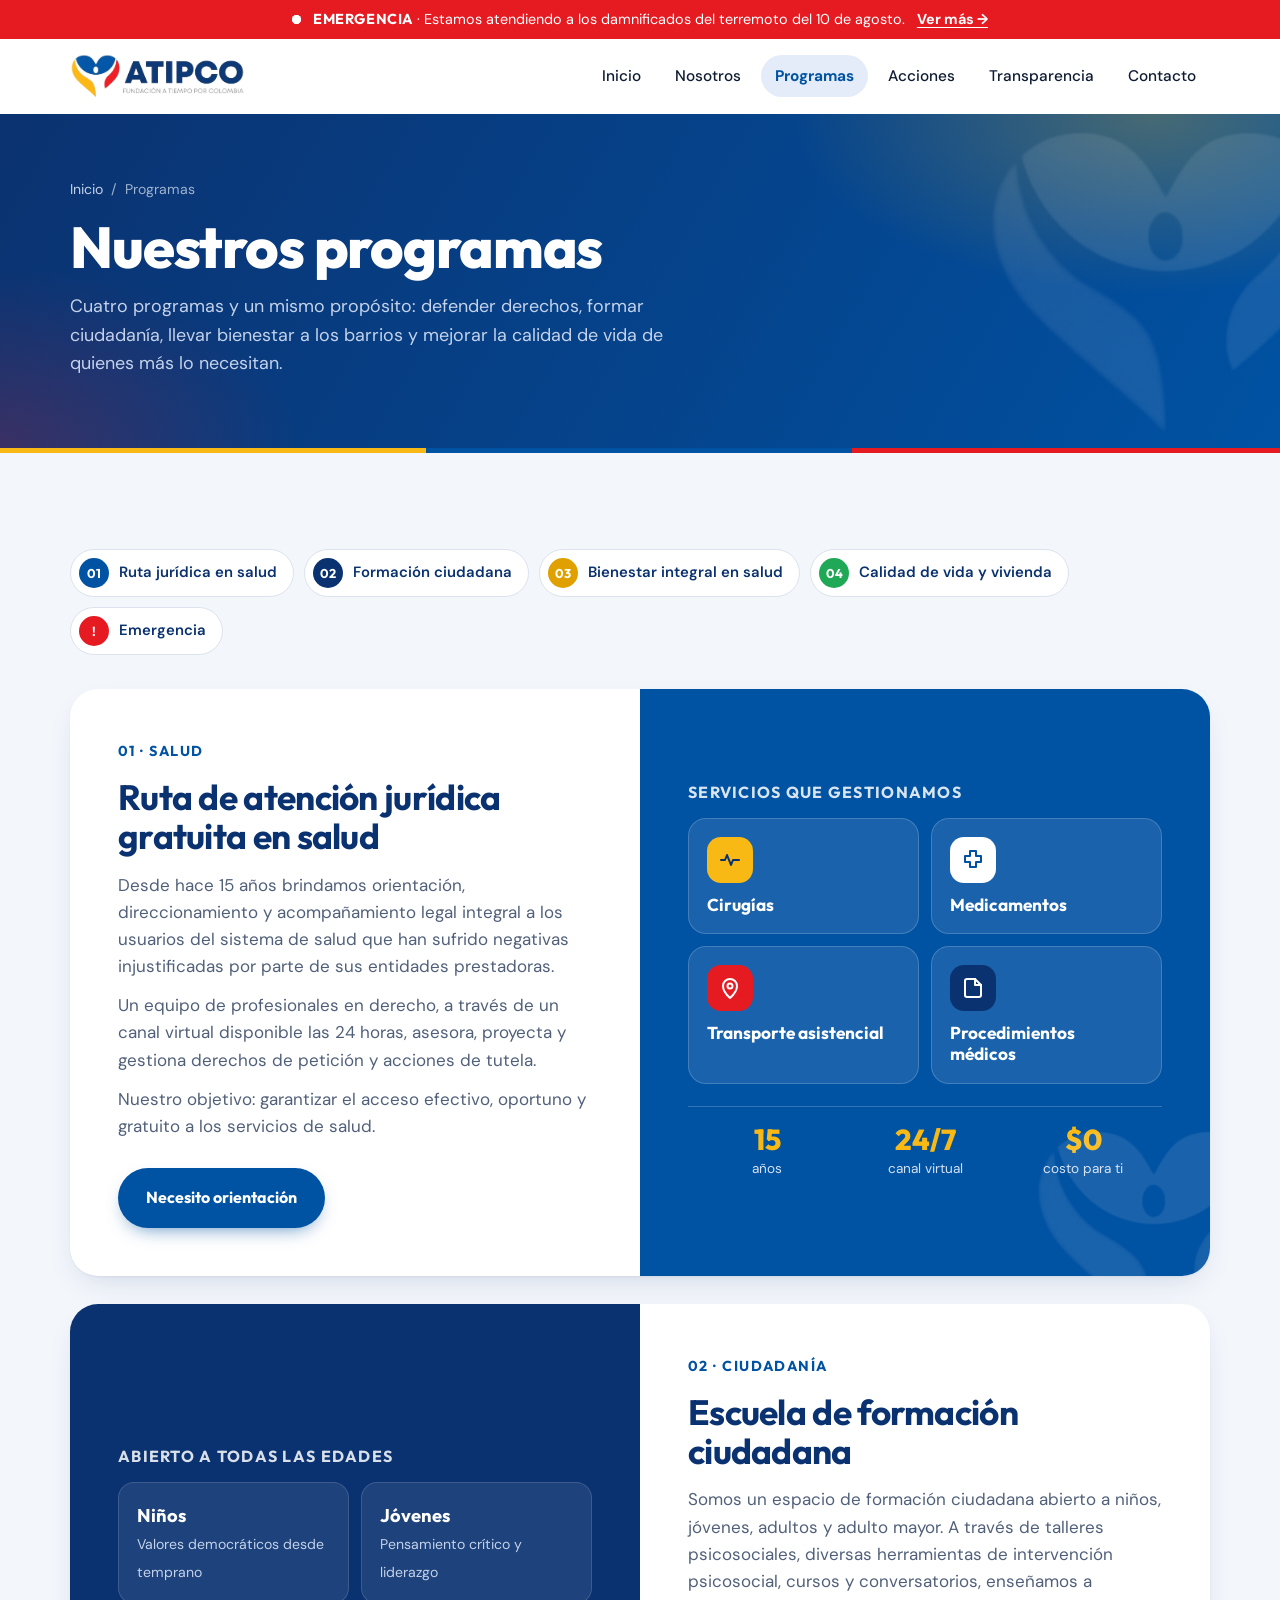
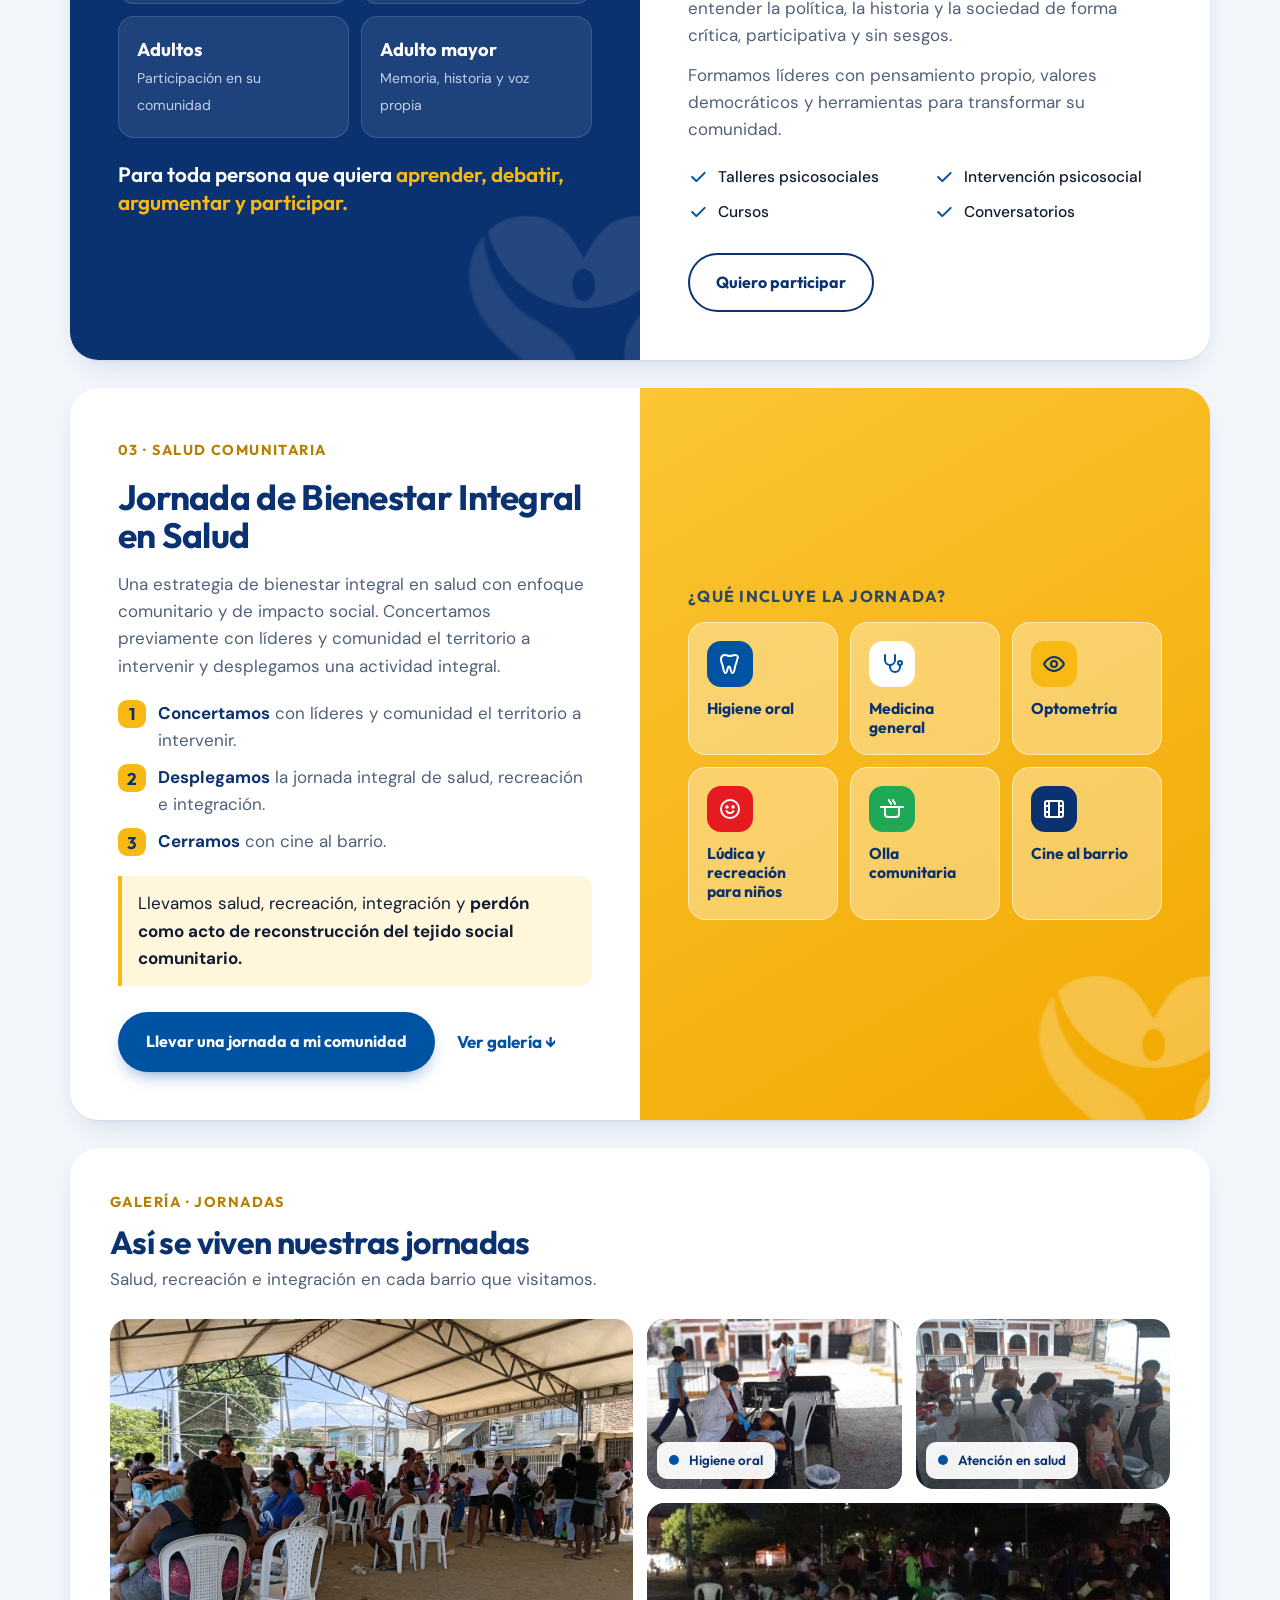
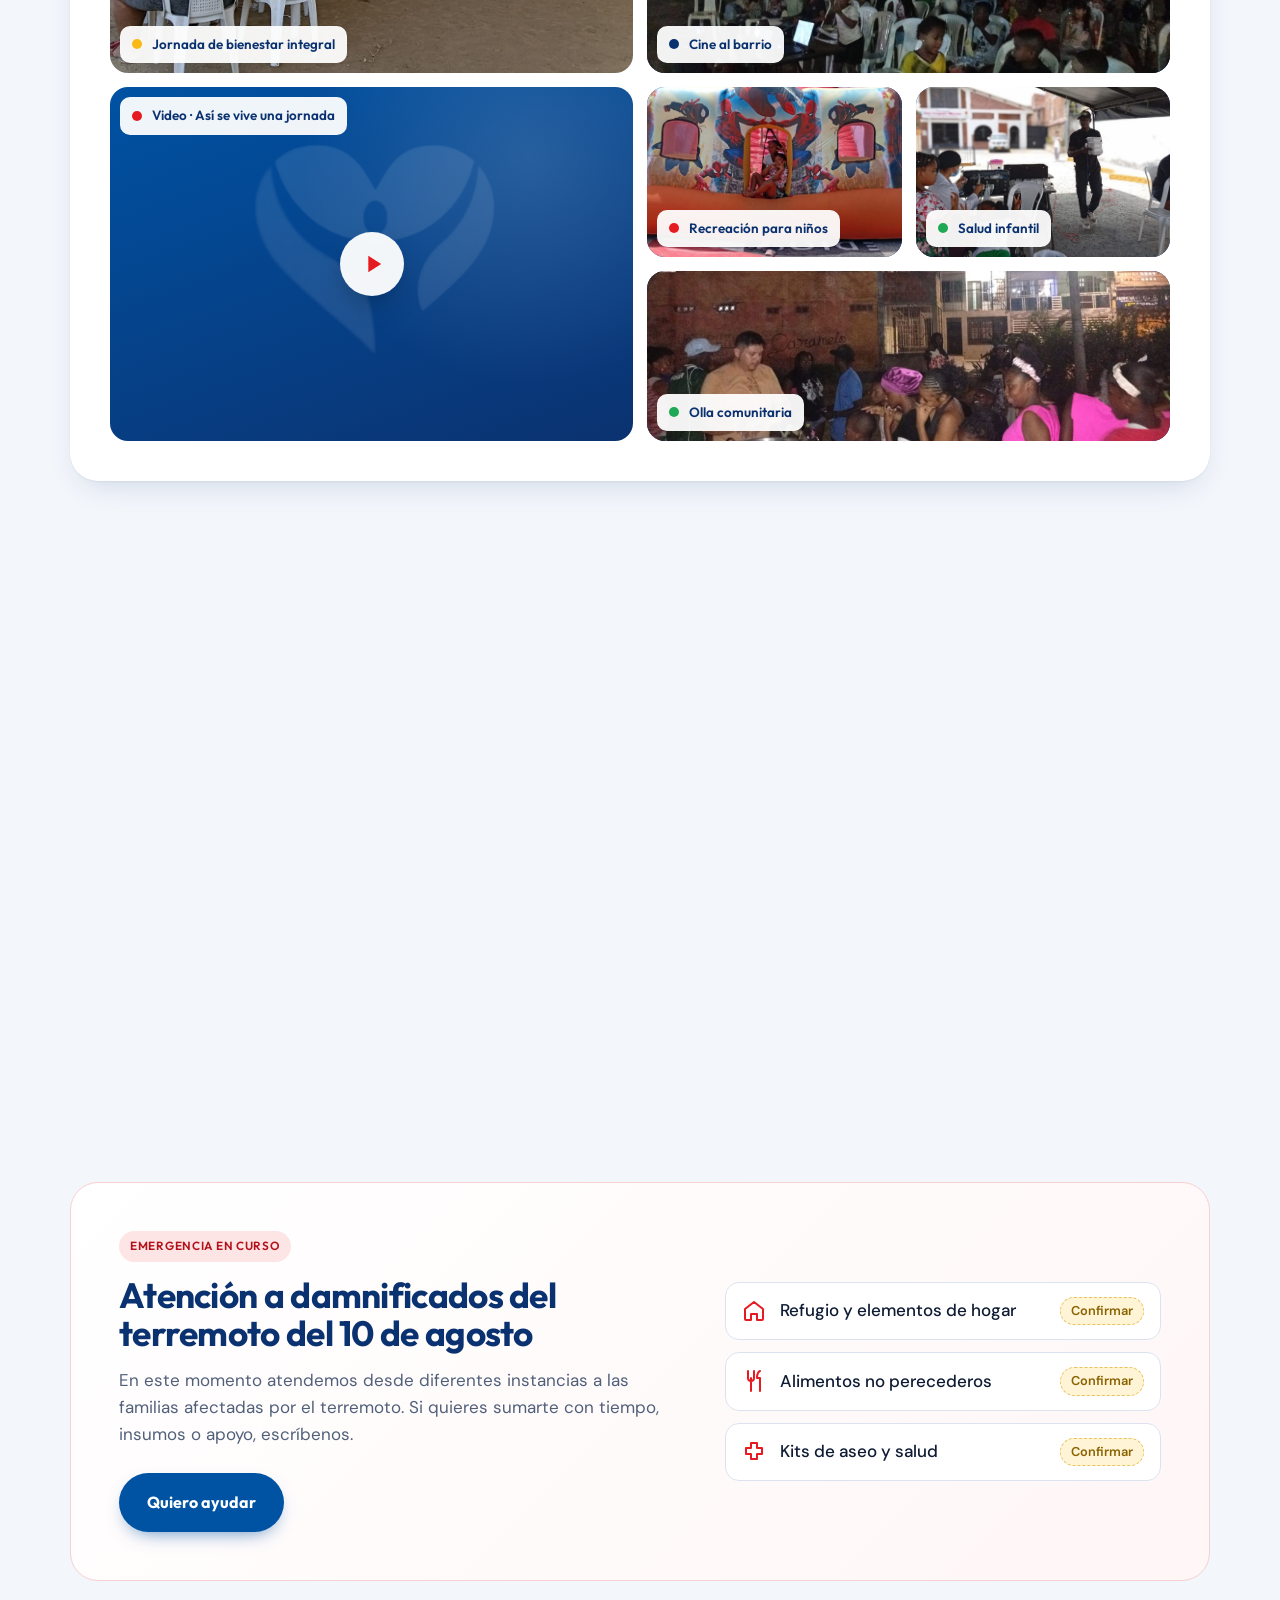
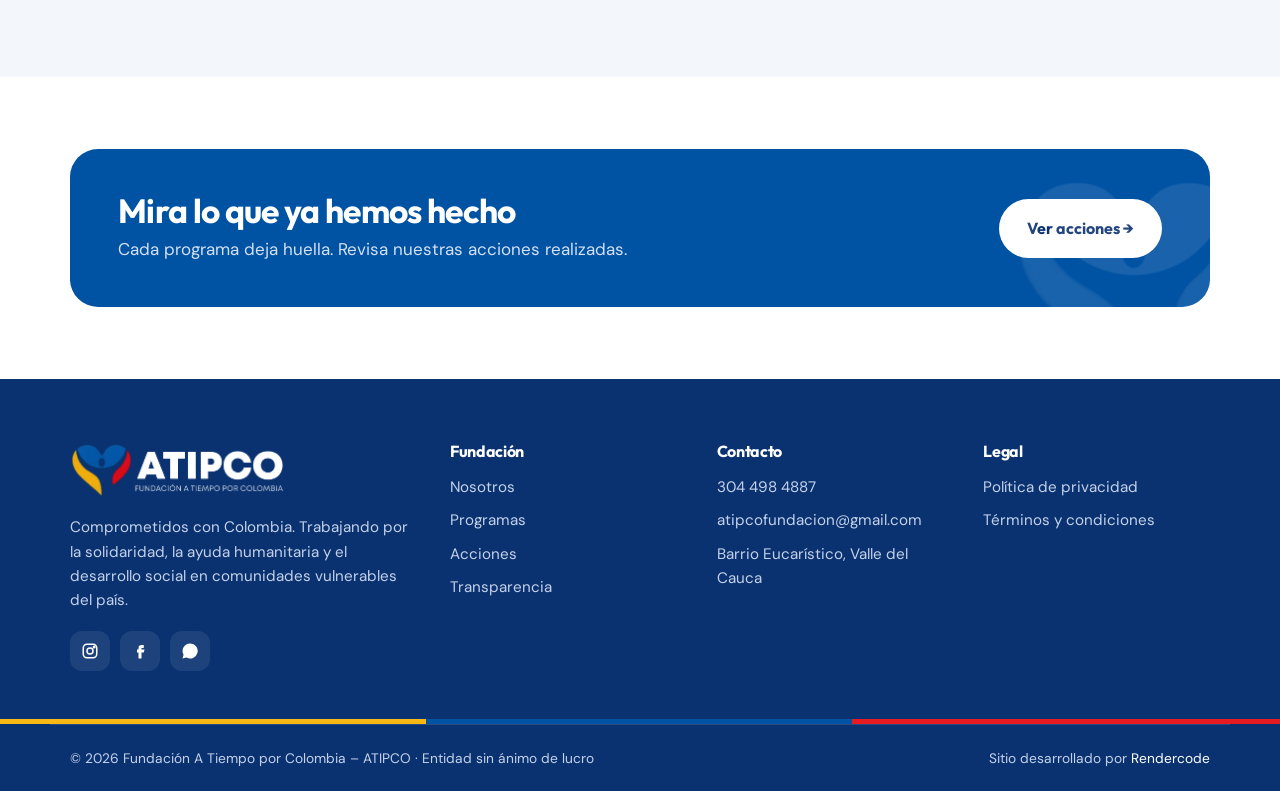
<file: ATIPCO_boceto/programas.html>
<!doctype html>
<html lang="es-CO" class="no-js">
<head>
<meta charset="utf-8">
<meta name="viewport" content="width=device-width, initial-scale=1">
<title>Programas · ATIPCO</title>
<meta name="description" content="Ruta de atención jurídica gratuita en salud, formación ciudadana, jornadas de bienestar integral en salud, mejoramiento de calidad de vida y atención a damnificados del terremoto.">
<meta property="og:title" content="Programas · ATIPCO">
<meta property="og:description" content="Ruta de atención jurídica gratuita en salud, formación ciudadana, jornadas de bienestar integral en salud, mejoramiento de calidad de vida y atención a damnificados del terremoto.">
<meta name="theme-color" content="#0B3270">
<link rel="icon" href="img/ISOTIPO_ATIPCO.png">
<link rel="preconnect" href="https://fonts.googleapis.com">
<link rel="preconnect" href="https://fonts.gstatic.com" crossorigin>
<link href="https://fonts.googleapis.com/css2?family=Outfit:wght@500;600;700;800&family=DM+Sans:opsz,wght@9..40,400;9..40,500;9..40,700&display=swap" rel="stylesheet">
<link rel="stylesheet" href="css/styles.css">
</head>
<body>
<div class="alert" role="region" aria-label="Emergencia">
  <div class="wrap">
    <span class="pulse" aria-hidden="true"></span>
    <span><strong>EMERGENCIA</strong> · Estamos atendiendo a los damnificados del terremoto del 10 de agosto.</span>
    <a href="programas.html#emergencia">Ver más →</a>
  </div>
</div>
<header class="site-header">
  <nav class="wrap nav" aria-label="Principal">
    <a href="index.html" class="logo" aria-label="ATIPCO, inicio"><img src="img/LOGO_ATIPCO.png" alt="ATIPCO · Fundación A Tiempo por Colombia" width="866" height="218"></a>
    <ul class="menu" id="menu"><li><a href="index.html">Inicio</a></li><li><a href="nosotros.html">Nosotros</a></li><li><a href="programas.html" aria-current="page">Programas</a></li><li><a href="acciones.html">Acciones</a></li><li><a href="transparencia.html">Transparencia</a></li><li><a href="contacto.html">Contacto</a></li></ul>
    <button class="burger" aria-label="Abrir menú" aria-expanded="false" aria-controls="menu"><span></span></button>
  </nav>
</header>
<main>
<section class="page-hero">
  <img class="wm" src="img/ISOTIPO_ATIPCO.png" alt="" aria-hidden="true">
  <div class="wrap">
    <nav class="crumbs" aria-label="Ruta"><a href="index.html">Inicio</a><span aria-hidden="true">/</span><span>Programas</span></nav>
    <h1>Nuestros programas</h1>
    <p>Cuatro programas y un mismo propósito: defender derechos, formar ciudadanía, llevar bienestar a los barrios y mejorar la calidad de vida de quienes más lo necesitan.</p>
  </div>
</section>
<div class="tricolor"></div>
<section class="section bg-soft">
  <div class="wrap">
    <nav class="prog-index rv" aria-label="Programas">
      <a href="#salud" style="--pc:var(--blue)"><b>01</b>Ruta jurídica en salud</a>
      <a href="#formacion" style="--pc:var(--navy)"><b>02</b>Formación ciudadana</a>
      <a href="#bienestar" style="--pc:#E0A100"><b>03</b>Bienestar integral en salud</a>
      <a href="#calidad" style="--pc:#1FA855"><b>04</b>Calidad de vida y vivienda</a>
      <a href="#emergencia" style="--pc:var(--red)"><b>!</b>Emergencia</a>
    </nav>
    <article class="prog rv" id="salud">
      <div class="prog-body">
        <span class="prog-num">01 · SALUD</span>
        <h2>Ruta de atención jurídica gratuita en salud</h2>
        <p>Desde hace 15 años brindamos orientación, direccionamiento y acompañamiento legal integral a los usuarios del sistema de salud que han sufrido negativas injustificadas por parte de sus entidades prestadoras.</p>
        <p style="margin-top:12px">Un equipo de profesionales en derecho, a través de un canal virtual disponible las 24 horas, asesora, proyecta y gestiona derechos de petición y acciones de tutela.</p>
        <p style="margin:12px 0 28px">Nuestro objetivo: garantizar el acceso efectivo, oportuno y gratuito a los servicios de salud.</p>
        <a class="btn btn-primary" href="https://wa.me/573044984887?text=Hola%20ATIPCO%2C%20necesito%20orientaci%C3%B3n%20jur%C3%ADdica%20en%20salud." target="_blank" rel="noopener">Necesito orientación</a>
      </div>
      <div class="prog-side blue">
        <img class="iso-mark" src="img/ISOTIPO_ATIPCO.png" alt="" aria-hidden="true">
        <h3>Servicios que gestionamos</h3>
        <div class="svc-grid">
          <div class="svc"><span class="svc-ic" style="background:var(--yellow);color:var(--navy)"><svg viewBox="0 0 24 24" fill="none" stroke="currentColor" stroke-width="2" stroke-linecap="round" stroke-linejoin="round"><path d="M3 12h4l2-5 4 10 2-5h6"/></svg></span><b>Cirugías</b></div>
          <div class="svc"><span class="svc-ic" style="background:#fff;color:var(--blue)"><svg viewBox="0 0 24 24" fill="none" stroke="currentColor" stroke-width="2" stroke-linecap="round" stroke-linejoin="round"><path d="M9 3h6v5h5v6h-5v5H9v-5H4V8h5z"/></svg></span><b>Medicamentos</b></div>
          <div class="svc"><span class="svc-ic" style="background:var(--red);color:#fff"><svg viewBox="0 0 24 24" fill="none" stroke="currentColor" stroke-width="2" stroke-linecap="round" stroke-linejoin="round"><path d="M12 22s7-6.2 7-12a7 7 0 00-14 0c0 5.8 7 12 7 12z"/><circle cx="12" cy="10" r="2.5"/></svg></span><b>Transporte asistencial</b></div>
          <div class="svc"><span class="svc-ic" style="background:var(--navy);color:#fff"><svg viewBox="0 0 24 24" fill="none" stroke="currentColor" stroke-width="2" stroke-linecap="round" stroke-linejoin="round"><path d="M14 3H6a2 2 0 00-2 2v14a2 2 0 002 2h12a2 2 0 002-2V9z"/><path d="M14 3v6h6"/></svg></span><b>Procedimientos médicos</b></div>
        </div>
        <div class="svc-stats">
          <div><b>15</b><small>años</small></div>
          <div><b>24/7</b><small>canal virtual</small></div>
          <div><b>$0</b><small>costo para ti</small></div>
        </div>
      </div>
    </article>

    <article class="prog rev rv" id="formacion">
      <div class="prog-body">
        <span class="prog-num">02 · CIUDADANÍA</span>
        <h2>Escuela de formación ciudadana</h2>
        <p>Somos un espacio de formación ciudadana abierto a niños, jóvenes, adultos y adulto mayor. A través de talleres psicosociales, diversas herramientas de intervención psicosocial, cursos y conversatorios, enseñamos a entender la política, la historia y la sociedad de forma crítica, participativa y sin sesgos.</p>
        <p style="margin-top:12px">Formamos líderes con pensamiento propio, valores democráticos y herramientas para transformar su comunidad.</p>
        <ul class="checks"><li><svg viewBox="0 0 24 24" fill="none" stroke="currentColor" stroke-width="2.4" stroke-linecap="round" stroke-linejoin="round"><path d="M5 12l5 5L20 7"/></svg>Talleres psicosociales</li><li><svg viewBox="0 0 24 24" fill="none" stroke="currentColor" stroke-width="2.4" stroke-linecap="round" stroke-linejoin="round"><path d="M5 12l5 5L20 7"/></svg>Intervención psicosocial</li><li><svg viewBox="0 0 24 24" fill="none" stroke="currentColor" stroke-width="2.4" stroke-linecap="round" stroke-linejoin="round"><path d="M5 12l5 5L20 7"/></svg>Cursos</li><li><svg viewBox="0 0 24 24" fill="none" stroke="currentColor" stroke-width="2.4" stroke-linecap="round" stroke-linejoin="round"><path d="M5 12l5 5L20 7"/></svg>Conversatorios</li></ul>
        <a class="btn btn-ghost" href="contacto.html?motivo=formacion">Quiero participar</a>
      </div>
      <div class="prog-side navy">
        <img class="iso-mark" src="img/ISOTIPO_ATIPCO.png" alt="" aria-hidden="true">
        <h3>Abierto a todas las edades</h3>
        <div class="audience">
          <div class="aud"><b>Niños</b><small>Valores democráticos desde temprano</small></div>
          <div class="aud"><b>Jóvenes</b><small>Pensamiento crítico y liderazgo</small></div>
          <div class="aud"><b>Adultos</b><small>Participación en su comunidad</small></div>
          <div class="aud"><b>Adulto mayor</b><small>Memoria, historia y voz propia</small></div>
        </div>
        <p class="quote-line">Para toda persona que quiera <span>aprender, debatir, argumentar y participar.</span></p>
      </div>
    </article>

    <article class="prog rv" id="bienestar">
      <div class="prog-body">
        <span class="prog-num" style="color:#B57F00">03 · SALUD COMUNITARIA</span>
        <h2>Jornada de Bienestar Integral en Salud</h2>
        <p>Una estrategia de bienestar integral en salud con enfoque comunitario y de impacto social. Concertamos previamente con líderes y comunidad el territorio a intervenir y desplegamos una actividad integral.</p>
        <ol class="mini-steps">
          <li><b>1</b><span><strong>Concertamos</strong> con líderes y comunidad el territorio a intervenir.</span></li>
          <li><b>2</b><span><strong>Desplegamos</strong> la jornada integral de salud, recreación e integración.</span></li>
          <li><b>3</b><span><strong>Cerramos</strong> con cine al barrio.</span></li>
        </ol>
        <p class="note-line">Llevamos salud, recreación, integración y <b>perdón como acto de reconstrucción del tejido social comunitario.</b></p>
        <div class="btn-row"><a class="btn btn-primary" href="contacto.html?motivo=jornada">Llevar una jornada a mi comunidad</a><a class="link-arrow" href="#galeria-jornada">Ver galería ↓</a></div>
      </div>
      <div class="prog-side yellow">
        <img class="iso-mark" src="img/ISOTIPO_ATIPCO.png" alt="" aria-hidden="true">
        <h3>¿Qué incluye la jornada?</h3>
        <div class="svc-grid three"><div class="svc"><span class="svc-ic" style="background:var(--blue);color:#fff"><svg viewBox="0 0 24 24" fill="none" stroke="currentColor" stroke-width="2" stroke-linecap="round" stroke-linejoin="round"><path d="M7 3c-2.5 0-4 2-4 4.5 0 3 1.5 4.5 2 7.5.4 2.6 1 6 2.6 6 1.4 0 1.6-3 2.2-5 .3-1 .7-1.5 1.2-1.5s.9.5 1.2 1.5c.6 2 .8 5 2.2 5 1.6 0 2.2-3.4 2.6-6 .5-3 2-4.5 2-7.5C21 5 19.5 3 17 3c-2 0-3 1-5 1S9 3 7 3z"/></svg></span><b>Higiene oral</b></div><div class="svc"><span class="svc-ic" style="background:#fff;color:var(--blue)"><svg viewBox="0 0 24 24" fill="none" stroke="currentColor" stroke-width="2" stroke-linecap="round" stroke-linejoin="round"><path d="M5 3v5a5 5 0 0010 0V3"/><path d="M10 13v2a5 5 0 0010 0v-2"/><circle cx="20" cy="11" r="2"/></svg></span><b>Medicina general</b></div><div class="svc"><span class="svc-ic" style="background:var(--yellow);color:var(--navy)"><svg viewBox="0 0 24 24" fill="none" stroke="currentColor" stroke-width="2" stroke-linecap="round" stroke-linejoin="round"><path d="M2 12s3.5-7 10-7 10 7 10 7-3.5 7-10 7S2 12 2 12z"/><circle cx="12" cy="12" r="3"/></svg></span><b>Optometría</b></div><div class="svc"><span class="svc-ic" style="background:var(--red);color:#fff"><svg viewBox="0 0 24 24" fill="none" stroke="currentColor" stroke-width="2" stroke-linecap="round" stroke-linejoin="round"><circle cx="12" cy="12" r="9"/><path d="M8.5 14a4 4 0 007 0"/><circle cx="9" cy="10" r=".8" fill="currentColor"/><circle cx="15" cy="10" r=".8" fill="currentColor"/></svg></span><b>Lúdica y recreación para niños</b></div><div class="svc"><span class="svc-ic" style="background:#1FA855;color:#fff"><svg viewBox="0 0 24 24" fill="none" stroke="currentColor" stroke-width="2" stroke-linecap="round" stroke-linejoin="round"><path d="M3 10h18M5 10v7a3 3 0 003 3h8a3 3 0 003-3v-7M1 10h2M21 10h2"/><path d="M9 3c0 2 2 2 2 4M13 3c0 2 2 2 2 4"/></svg></span><b>Olla comunitaria</b></div><div class="svc"><span class="svc-ic" style="background:var(--navy);color:#fff"><svg viewBox="0 0 24 24" fill="none" stroke="currentColor" stroke-width="2" stroke-linecap="round" stroke-linejoin="round"><rect x="3" y="4" width="18" height="16" rx="2"/><path d="M7 4v16M17 4v16M3 9h4M3 15h4M17 9h4M17 15h4"/></svg></span><b>Cine al barrio</b></div></div>
      </div>
    </article>

    <div class="gallery-block rv" id="galeria-jornada" style="--gc:#E0A100">
      <div class="gallery-head">
        <div>
          <span class="prog-num" style="color:#B57F00">GALERÍA · JORNADAS</span>
          <h3>Así se viven nuestras jornadas</h3>
          <p>Salud, recreación e integración en cada barrio que visitamos.</p>
        </div>
      </div>
      <div class="gallery g-bento">
        <figure class="photo" data-file="FOTO_JORNADA_01.jpg"><img src="img/FOTO_JORNADA_01.jpg" alt="Comunidad reunida bajo la carpa en una jornada de bienestar" loading="lazy" onerror="this.parentNode.classList.add('empty')"><figcaption><i style="background:var(--yellow)"></i>Jornada de bienestar integral</figcaption></figure>
        <figure class="photo" data-file="FOTO_JORNADA_02.jpg"><img src="img/FOTO_JORNADA_02.jpg" alt="Niña recibiendo atención de higiene oral" loading="lazy" style="object-position:center 60%" onerror="this.parentNode.classList.add('empty')"><figcaption><i style="background:var(--blue)"></i>Higiene oral</figcaption></figure>
        <figure class="photo" data-file="FOTO_JORNADA_03.jpg"><img src="img/FOTO_JORNADA_03.jpg" alt="Profesional de salud atendiendo a familias del barrio" loading="lazy" onerror="this.parentNode.classList.add('empty')"><figcaption><i style="background:var(--blue)"></i>Atención en salud</figcaption></figure>
        <figure class="photo" data-file="FOTO_JORNADA_04.jpg"><img src="img/FOTO_JORNADA_04.jpg" alt="Niños y familias disfrutando del cine al barrio" loading="lazy" style="object-position:center 65%" onerror="this.parentNode.classList.add('empty')"><figcaption><i style="background:var(--navy)"></i>Cine al barrio</figcaption></figure>
        <figure class="photo video" data-type="video" data-file="VIDEO_JORNADA_01.mp4"><video controls preload="metadata" playsinline poster="img/FOTO_JORNADA_VIDEO.jpg"><source src="video/VIDEO_JORNADA_01.mp4" type="video/mp4" onerror="this.closest('figure').classList.add('empty')"></video><span class="play" aria-hidden="true"><svg viewBox="0 0 24 24" fill="currentColor"><path d="M8 5v14l11-7z"/></svg></span><figcaption><i style="background:var(--red)"></i>Video · Así se vive una jornada</figcaption></figure>
        <figure class="photo" data-file="FOTO_JORNADA_05.jpg"><img src="img/FOTO_JORNADA_05.jpg" alt="Niña jugando en el inflable de la jornada" loading="lazy" style="object-position:center 70%" onerror="this.parentNode.classList.add('empty')"><figcaption><i style="background:var(--red)"></i>Recreación para niños</figcaption></figure>
        <figure class="photo" data-file="FOTO_JORNADA_06.jpg"><img src="img/FOTO_JORNADA_06.jpg" alt="Niños esperando su turno de atención en salud" loading="lazy" style="object-position:center 55%" onerror="this.parentNode.classList.add('empty')"><figcaption><i style="background:#1FA855"></i>Salud infantil</figcaption></figure>
        <figure class="photo" data-file="FOTO_JORNADA_07.jpg"><img src="img/FOTO_JORNADA_07.jpg" alt="Olla comunitaria compartida con el barrio" loading="lazy" style="object-position:center 70%" onerror="this.parentNode.classList.add('empty')"><figcaption><i style="background:#1FA855"></i>Olla comunitaria</figcaption></figure>
      </div>
    </div>

    <article class="prog rev rv" id="calidad">
      <div class="prog-body">
        <span class="prog-num" style="color:#138A45">04 · CALIDAD DE VIDA</span>
        <h2>Mejoramiento de calidad de vida para población vulnerable</h2>
        <p>Focalizamos familias en situación de vulnerabilidad y las acompañamos paso a paso: primero con medidas de protección inmediata y luego con soluciones duraderas, como el acceso a una vivienda digna.</p>
        <ul class="checks"><li><svg viewBox="0 0 24 24" fill="none" stroke="currentColor" stroke-width="2.4" stroke-linecap="round" stroke-linejoin="round"><path d="M5 12l5 5L20 7"/></svg>Focalización de familias</li><li><svg viewBox="0 0 24 24" fill="none" stroke="currentColor" stroke-width="2.4" stroke-linecap="round" stroke-linejoin="round"><path d="M5 12l5 5L20 7"/></svg>Subsidio de arrendamiento</li><li><svg viewBox="0 0 24 24" fill="none" stroke="currentColor" stroke-width="2.4" stroke-linecap="round" stroke-linejoin="round"><path d="M5 12l5 5L20 7"/></svg>Bonos solidarios</li><li><svg viewBox="0 0 24 24" fill="none" stroke="currentColor" stroke-width="2.4" stroke-linecap="round" stroke-linejoin="round"><path d="M5 12l5 5L20 7"/></svg>Acceso a vivienda digna</li></ul>
        <p style="margin:-8px 0 26px">Los <b>bonos solidarios</b> son posibles gracias a nuestra red de amigos, colaboradores y familiares.</p>
        <a class="btn btn-ghost" href="contacto.html?motivo=red">Quiero ser parte de la red solidaria</a>
      </div>
      <div class="prog-side green">
        <img class="iso-mark" src="img/ISOTIPO_ATIPCO.png" alt="" aria-hidden="true">
        <span class="tag" style="background:#fff;color:#138A45;align-self:flex-start">Caso de éxito · Enero 2026</span>
        <p class="quote-line" style="margin:0">Una madre y sus tres hijos en condición de discapacidad hoy tienen <span>una vivienda digna</span> en Trujillo, Valle del Cauca.</p>
        <a class="btn btn-light" style="align-self:flex-start" href="acciones.html#caso-trujillo">Ver el caso completo →</a>
      </div>
    </article>

    <article class="emergency rv" id="emergencia">
      <div>
        <span class="tag red">Emergencia en curso</span>
        <h2>Atención a damnificados del terremoto del 10 de agosto</h2>
        <p>En este momento atendemos desde diferentes instancias a las familias afectadas por el terremoto. Si quieres sumarte con tiempo, insumos o apoyo, escríbenos.</p>
        <div class="hero-actions" style="justify-content:flex-start;margin-top:24px">
          <a class="btn btn-primary" href="https://wa.me/573044984887?text=Hola%20ATIPCO%2C%20quiero%20ayudar%20a%20los%20damnificados%20del%20terremoto." target="_blank" rel="noopener">Quiero ayudar</a>
        </div>
      </div>
      <div class="need-list" aria-label="Necesidades">
        <div class="need"><svg viewBox="0 0 24 24" fill="none" stroke="currentColor" stroke-width="2" stroke-linecap="round" stroke-linejoin="round"><path d="M3 10l9-7 9 7v10a1 1 0 01-1 1h-5v-6H9v6H4a1 1 0 01-1-1z"/></svg>Refugio y elementos de hogar <span class="pend" style="margin-left:auto">Confirmar</span></div>
        <div class="need"><svg viewBox="0 0 24 24" fill="none" stroke="currentColor" stroke-width="2" stroke-linecap="round" stroke-linejoin="round"><path d="M6 2v7a3 3 0 006 0V2M9 9v13M18 2c-2 1-3 4-3 7h3v13"/></svg>Alimentos no perecederos <span class="pend" style="margin-left:auto">Confirmar</span></div>
        <div class="need"><svg viewBox="0 0 24 24" fill="none" stroke="currentColor" stroke-width="2" stroke-linecap="round" stroke-linejoin="round"><path d="M9 3h6v5h5v6h-5v5H9v-5H4V8h5z"/></svg>Kits de aseo y salud <span class="pend" style="margin-left:auto">Confirmar</span></div>
      </div>
    </article>
  </div>
</section>

<section class="section tight">
  <div class="wrap">
    <div class="cta-band rv">
      <img class="iso-mark" src="img/ISOTIPO_ATIPCO.png" alt="" aria-hidden="true">
      <div><h2>Mira lo que ya hemos hecho</h2><p>Cada programa deja huella. Revisa nuestras acciones realizadas.</p></div>
      <a class="btn btn-light" href="acciones.html">Ver acciones →</a>
    </div>
  </div>
</section>
</main>
<footer>
  <div class="wrap foot-grid">
    <div>
      <img class="flogo" src="img/LOGO_ATIPCO_blanco.png" alt="ATIPCO · Fundación A Tiempo por Colombia" width="866" height="218">
      <p>Comprometidos con Colombia. Trabajando por la solidaridad, la ayuda humanitaria y el desarrollo social en comunidades vulnerables del país.</p>
      <div class="social">
        <a href="#" aria-label="Instagram (pendiente)"><svg viewBox="0 0 24 24" fill="none" stroke="currentColor" stroke-width="2"><rect x="3" y="3" width="18" height="18" rx="5"/><circle cx="12" cy="12" r="4"/><circle cx="17.5" cy="6.5" r="1" fill="currentColor"/></svg></a>
        <a href="#" aria-label="Facebook (pendiente)"><svg viewBox="0 0 24 24" fill="currentColor"><path d="M14 8h3V4h-3a4 4 0 00-4 4v2H8v4h2v8h4v-8h3l1-4h-4V8z"/></svg></a>
        <a href="https://wa.me/573044984887" aria-label="WhatsApp" target="_blank" rel="noopener"><svg viewBox="0 0 24 24" fill="currentColor"><path d="M17.5 14.4c-.3-.1-1.7-.8-2-.9-.3-.1-.5-.1-.7.1-.2.3-.8.9-.9 1.1-.2.2-.3.2-.6.1-.3-.1-1.2-.5-2.3-1.4-.9-.8-1.4-1.7-1.6-2-.2-.3 0-.5.1-.6l.4-.5c.1-.2.2-.3.3-.5.1-.2 0-.4 0-.5l-.9-2.2c-.2-.6-.5-.5-.7-.5h-.6c-.2 0-.5.1-.8.4-.3.3-1 1-1 2.5s1.1 2.9 1.2 3.1c.1.2 2.1 3.2 5.1 4.5.7.3 1.3.5 1.7.6.7.2 1.4.2 1.9.1.6-.1 1.7-.7 2-1.4.2-.7.2-1.3.2-1.4-.1-.2-.3-.2-.6-.4zM12 2a10 10 0 00-8.6 15l-1.4 5 5.2-1.4A10 10 0 1012 2z"/></svg></a>
      </div>
    </div>
    <div>
      <h4>Fundación</h4>
      <ul><li><a href="nosotros.html">Nosotros</a></li><li><a href="programas.html">Programas</a></li><li><a href="acciones.html">Acciones</a></li><li><a href="transparencia.html">Transparencia</a></li></ul>
    </div>
    <div>
      <h4>Contacto</h4>
      <ul><li><a href="https://wa.me/573044984887" target="_blank" rel="noopener">304 498 4887</a></li><li><a href="mailto:atipcofundacion@gmail.com">atipcofundacion@gmail.com</a></li><li>Barrio Eucarístico, Valle del Cauca</li></ul>
    </div>
    <div>
      <h4>Legal</h4>
      <ul><li><a href="#" data-legal="privacidad">Política de privacidad</a></li><li><a href="#" data-legal="terminos">Términos y condiciones</a></li></ul>
    </div>
  </div>
  <div class="tricolor"></div>
  <div class="wrap foot-bottom">
    <span>© <span class="year">2026</span> Fundación A Tiempo por Colombia – ATIPCO · Entidad sin ánimo de lucro</span>
    <span>Sitio desarrollado por <a href="https://instagram.com/rendercode" target="_blank" rel="noopener">Rendercode</a></span>
  </div>
</footer>

<div class="modal" id="legalModal" role="dialog" aria-modal="true" aria-labelledby="legalTitle">
  <div class="modal-box">
    <button class="close" data-close aria-label="Cerrar">×</button>
    <h3 id="legalTitle">Documento legal</h3>
    <p>Este documento se publicará en la versión final del sitio. Mientras tanto, puedes solicitarlo a <a href="mailto:atipcofundacion@gmail.com">atipcofundacion@gmail.com</a>.</p>
  </div>
</div>
<script src="js/main.js"></script>
</body>
</html>
</file>
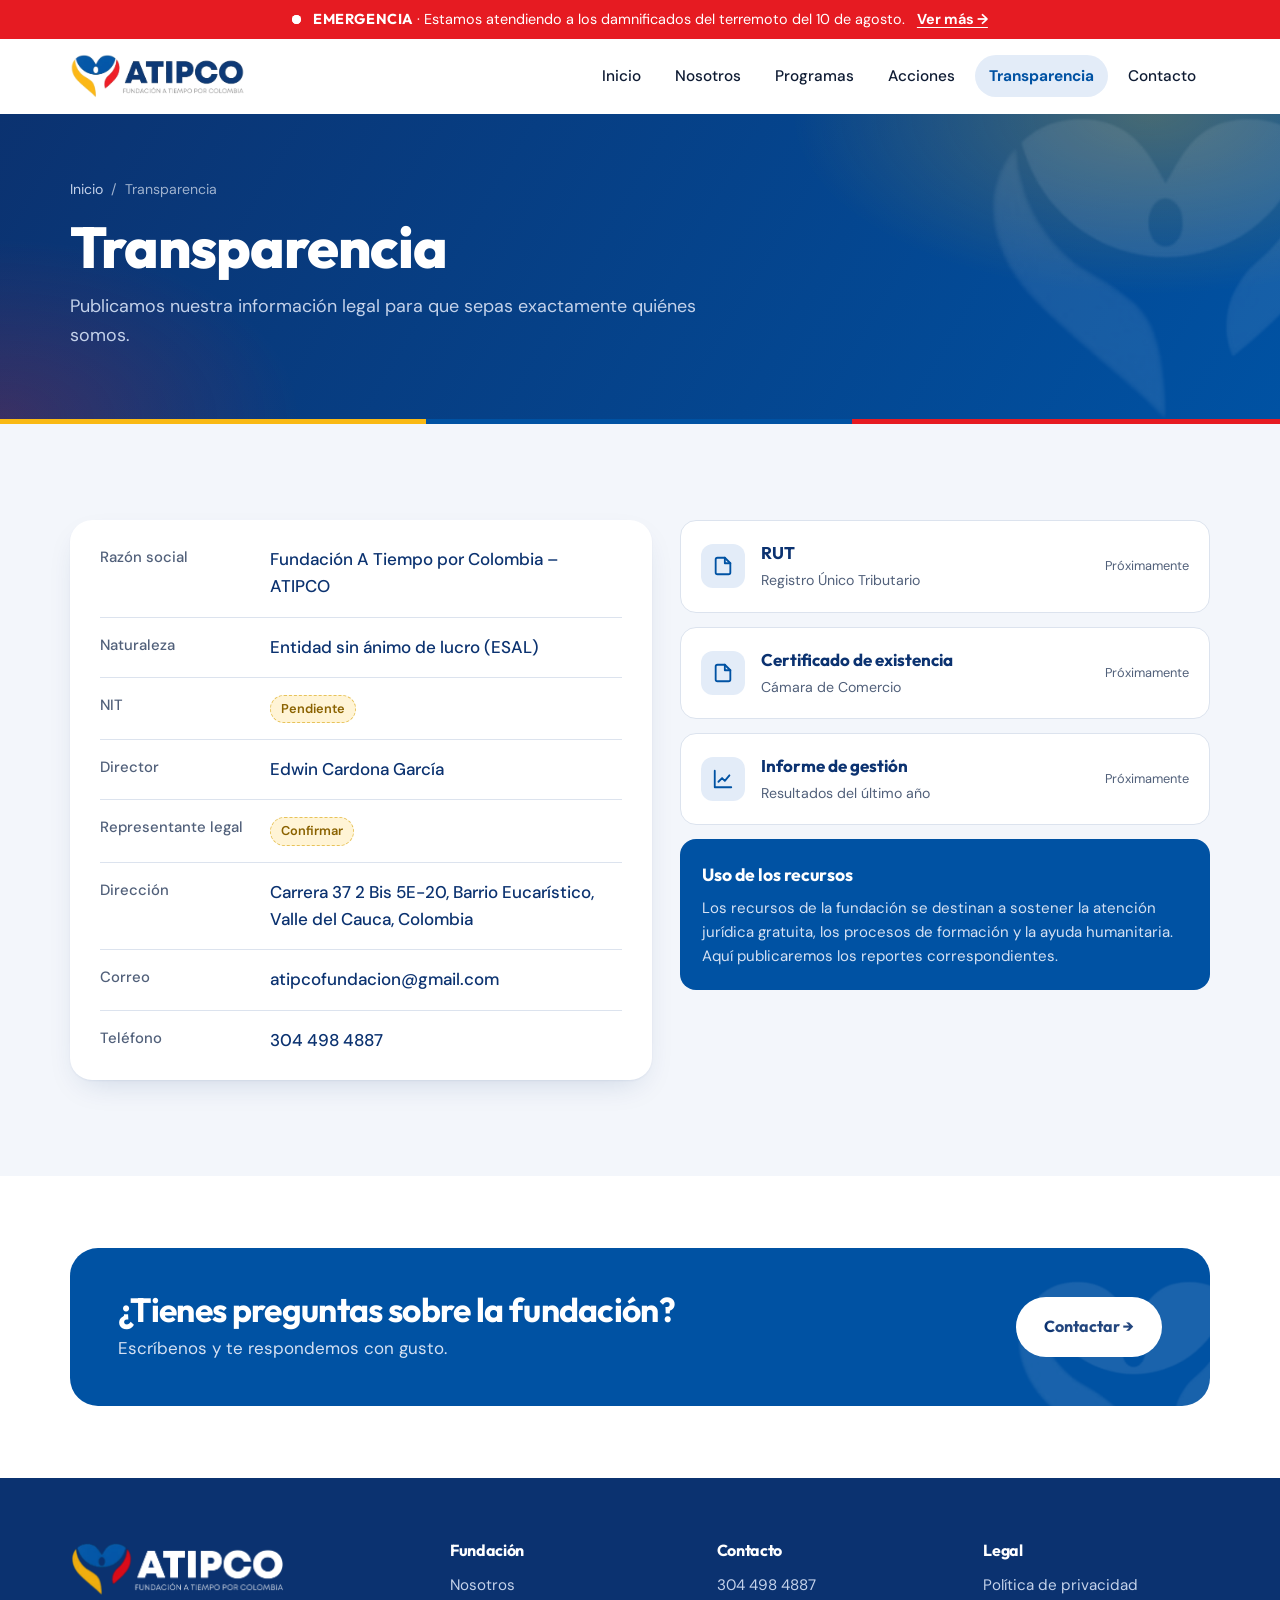
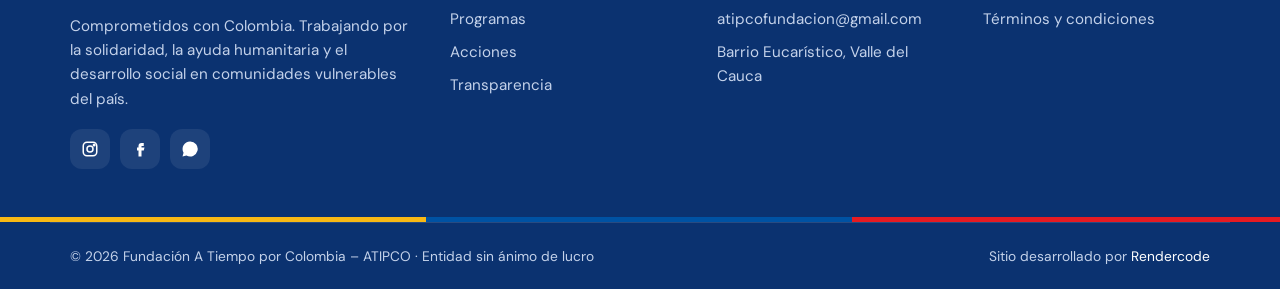
<file: ATIPCO_boceto/transparencia.html>
<!doctype html>
<html lang="es-CO" class="no-js">
<head>
<meta charset="utf-8">
<meta name="viewport" content="width=device-width, initial-scale=1">
<title>Transparencia · ATIPCO</title>
<meta name="description" content="Información legal y documentos de la Fundación A Tiempo por Colombia – ATIPCO.">
<meta property="og:title" content="Transparencia · ATIPCO">
<meta property="og:description" content="Información legal y documentos de la Fundación A Tiempo por Colombia – ATIPCO.">
<meta name="theme-color" content="#0B3270">
<link rel="icon" href="img/ISOTIPO_ATIPCO.png">
<link rel="preconnect" href="https://fonts.googleapis.com">
<link rel="preconnect" href="https://fonts.gstatic.com" crossorigin>
<link href="https://fonts.googleapis.com/css2?family=Outfit:wght@500;600;700;800&family=DM+Sans:opsz,wght@9..40,400;9..40,500;9..40,700&display=swap" rel="stylesheet">
<link rel="stylesheet" href="css/styles.css">
</head>
<body>
<div class="alert" role="region" aria-label="Emergencia">
  <div class="wrap">
    <span class="pulse" aria-hidden="true"></span>
    <span><strong>EMERGENCIA</strong> · Estamos atendiendo a los damnificados del terremoto del 10 de agosto.</span>
    <a href="programas.html#emergencia">Ver más →</a>
  </div>
</div>
<header class="site-header">
  <nav class="wrap nav" aria-label="Principal">
    <a href="index.html" class="logo" aria-label="ATIPCO, inicio"><img src="img/LOGO_ATIPCO.png" alt="ATIPCO · Fundación A Tiempo por Colombia" width="866" height="218"></a>
    <ul class="menu" id="menu"><li><a href="index.html">Inicio</a></li><li><a href="nosotros.html">Nosotros</a></li><li><a href="programas.html">Programas</a></li><li><a href="acciones.html">Acciones</a></li><li><a href="transparencia.html" aria-current="page">Transparencia</a></li><li><a href="contacto.html">Contacto</a></li></ul>
    <button class="burger" aria-label="Abrir menú" aria-expanded="false" aria-controls="menu"><span></span></button>
  </nav>
</header>
<main>
<section class="page-hero">
  <img class="wm" src="img/ISOTIPO_ATIPCO.png" alt="" aria-hidden="true">
  <div class="wrap">
    <nav class="crumbs" aria-label="Ruta"><a href="index.html">Inicio</a><span aria-hidden="true">/</span><span>Transparencia</span></nav>
    <h1>Transparencia</h1>
    <p>Publicamos nuestra información legal para que sepas exactamente quiénes somos.</p>
  </div>
</section>
<div class="tricolor"></div>
<section class="section bg-soft">
  <div class="wrap transp-grid">
    <div class="ficha rv">
      <dl>
        <dt>Razón social</dt><dd>Fundación A Tiempo por Colombia – ATIPCO</dd>
        <dt>Naturaleza</dt><dd>Entidad sin ánimo de lucro (ESAL)</dd>
        <dt>NIT</dt><dd><span class="pend">Pendiente</span></dd>
        <dt>Director</dt><dd>Edwin Cardona García</dd>
        <dt>Representante legal</dt><dd><span class="pend">Confirmar</span></dd>
        <dt>Dirección</dt><dd>Carrera 37 2 Bis 5E-20, Barrio Eucarístico, Valle del Cauca, Colombia</dd>
        <dt>Correo</dt><dd>atipcofundacion@gmail.com</dd>
        <dt>Teléfono</dt><dd>304 498 4887</dd>
      </dl>
    </div>
    <div class="docs rv">
      <div class="doc"><span class="ic"><svg viewBox="0 0 24 24" fill="none" stroke="currentColor" stroke-width="2" stroke-linecap="round" stroke-linejoin="round"><path d="M14 3H6a2 2 0 00-2 2v14a2 2 0 002 2h12a2 2 0 002-2V9z"/><path d="M14 3v6h6"/></svg></span><div><b>RUT</b><small>Registro Único Tributario</small></div><span class="soon">Próximamente</span></div>
      <div class="doc"><span class="ic"><svg viewBox="0 0 24 24" fill="none" stroke="currentColor" stroke-width="2" stroke-linecap="round" stroke-linejoin="round"><path d="M14 3H6a2 2 0 00-2 2v14a2 2 0 002 2h12a2 2 0 002-2V9z"/><path d="M14 3v6h6"/></svg></span><div><b>Certificado de existencia</b><small>Cámara de Comercio</small></div><span class="soon">Próximamente</span></div>
      <div class="doc"><span class="ic"><svg viewBox="0 0 24 24" fill="none" stroke="currentColor" stroke-width="2" stroke-linecap="round" stroke-linejoin="round"><path d="M3 3v18h18"/><path d="M7 15l4-4 3 3 5-6"/></svg></span><div><b>Informe de gestión</b><small>Resultados del último año</small></div><span class="soon">Próximamente</span></div>
      <div class="uses"><b>Uso de los recursos</b><p>Los recursos de la fundación se destinan a sostener la atención jurídica gratuita, los procesos de formación y la ayuda humanitaria. Aquí publicaremos los reportes correspondientes.</p></div>
    </div>
  </div>
</section>

<section class="section tight">
  <div class="wrap">
    <div class="cta-band rv">
      <img class="iso-mark" src="img/ISOTIPO_ATIPCO.png" alt="" aria-hidden="true">
      <div><h2>¿Tienes preguntas sobre la fundación?</h2><p>Escríbenos y te respondemos con gusto.</p></div>
      <a class="btn btn-light" href="contacto.html">Contactar →</a>
    </div>
  </div>
</section>
</main>
<footer>
  <div class="wrap foot-grid">
    <div>
      <img class="flogo" src="img/LOGO_ATIPCO_blanco.png" alt="ATIPCO · Fundación A Tiempo por Colombia" width="866" height="218">
      <p>Comprometidos con Colombia. Trabajando por la solidaridad, la ayuda humanitaria y el desarrollo social en comunidades vulnerables del país.</p>
      <div class="social">
        <a href="#" aria-label="Instagram (pendiente)"><svg viewBox="0 0 24 24" fill="none" stroke="currentColor" stroke-width="2"><rect x="3" y="3" width="18" height="18" rx="5"/><circle cx="12" cy="12" r="4"/><circle cx="17.5" cy="6.5" r="1" fill="currentColor"/></svg></a>
        <a href="#" aria-label="Facebook (pendiente)"><svg viewBox="0 0 24 24" fill="currentColor"><path d="M14 8h3V4h-3a4 4 0 00-4 4v2H8v4h2v8h4v-8h3l1-4h-4V8z"/></svg></a>
        <a href="https://wa.me/573044984887" aria-label="WhatsApp" target="_blank" rel="noopener"><svg viewBox="0 0 24 24" fill="currentColor"><path d="M17.5 14.4c-.3-.1-1.7-.8-2-.9-.3-.1-.5-.1-.7.1-.2.3-.8.9-.9 1.1-.2.2-.3.2-.6.1-.3-.1-1.2-.5-2.3-1.4-.9-.8-1.4-1.7-1.6-2-.2-.3 0-.5.1-.6l.4-.5c.1-.2.2-.3.3-.5.1-.2 0-.4 0-.5l-.9-2.2c-.2-.6-.5-.5-.7-.5h-.6c-.2 0-.5.1-.8.4-.3.3-1 1-1 2.5s1.1 2.9 1.2 3.1c.1.2 2.1 3.2 5.1 4.5.7.3 1.3.5 1.7.6.7.2 1.4.2 1.9.1.6-.1 1.7-.7 2-1.4.2-.7.2-1.3.2-1.4-.1-.2-.3-.2-.6-.4zM12 2a10 10 0 00-8.6 15l-1.4 5 5.2-1.4A10 10 0 1012 2z"/></svg></a>
      </div>
    </div>
    <div>
      <h4>Fundación</h4>
      <ul><li><a href="nosotros.html">Nosotros</a></li><li><a href="programas.html">Programas</a></li><li><a href="acciones.html">Acciones</a></li><li><a href="transparencia.html">Transparencia</a></li></ul>
    </div>
    <div>
      <h4>Contacto</h4>
      <ul><li><a href="https://wa.me/573044984887" target="_blank" rel="noopener">304 498 4887</a></li><li><a href="mailto:atipcofundacion@gmail.com">atipcofundacion@gmail.com</a></li><li>Barrio Eucarístico, Valle del Cauca</li></ul>
    </div>
    <div>
      <h4>Legal</h4>
      <ul><li><a href="#" data-legal="privacidad">Política de privacidad</a></li><li><a href="#" data-legal="terminos">Términos y condiciones</a></li></ul>
    </div>
  </div>
  <div class="tricolor"></div>
  <div class="wrap foot-bottom">
    <span>© <span class="year">2026</span> Fundación A Tiempo por Colombia – ATIPCO · Entidad sin ánimo de lucro</span>
    <span>Sitio desarrollado por <a href="https://instagram.com/rendercode" target="_blank" rel="noopener">Rendercode</a></span>
  </div>
</footer>

<div class="modal" id="legalModal" role="dialog" aria-modal="true" aria-labelledby="legalTitle">
  <div class="modal-box">
    <button class="close" data-close aria-label="Cerrar">×</button>
    <h3 id="legalTitle">Documento legal</h3>
    <p>Este documento se publicará en la versión final del sitio. Mientras tanto, puedes solicitarlo a <a href="mailto:atipcofundacion@gmail.com">atipcofundacion@gmail.com</a>.</p>
  </div>
</div>
<script src="js/main.js"></script>
</body>
</html>
</file>
<file: styles.css>
/* ==========================================================
   ATIPCO · Fundación A Tiempo por Colombia
   Hoja de estilos compartida · Rendercode
   ========================================================== */

/* ---------- 1. Tokens ---------- */
:root{
  --navy:#0B3270;
  --blue:#0052A3;
  --yellow:#F9B914;
  --red:#E61B22;
  --ink:#0E1B33;
  --muted:#51607A;
  --line:#DCE3EE;
  --paper:#FFFFFF;
  --soft:#F3F6FB;
  --sky:#E3ECF8;
  --radius:18px;
  --shadow:0 1px 2px rgba(11,50,112,.06),0 12px 32px -12px rgba(11,50,112,.18);
  --font-d:'Outfit',system-ui,sans-serif;
  --font-t:'DM Sans',system-ui,sans-serif;
  --max:1180px;
  --tri:linear-gradient(90deg,var(--yellow) 0 33.3%,var(--blue) 33.3% 66.6%,var(--red) 66.6%);
}

/* ---------- 2. Base ---------- */
*{box-sizing:border-box;margin:0;padding:0}
html{scroll-behavior:smooth;scroll-padding-top:96px}
body{font-family:var(--font-t);color:var(--ink);background:var(--paper);line-height:1.6;font-size:17px;-webkit-font-smoothing:antialiased;overflow-x:hidden}
img{max-width:100%;display:block}
a{color:inherit}
h1,h2,h3,h4{font-family:var(--font-d);line-height:1.1;letter-spacing:-.02em;color:var(--navy)}
.wrap{width:100%;max-width:var(--max);margin:0 auto;padding:0 20px}
.section{padding:96px 0}
.section.tight{padding:72px 0}
.bg-soft{background:var(--soft)}
.section h2{font-size:clamp(2rem,4.2vw,3rem);margin:14px 0 18px}
.lead{font-size:1.12rem;color:var(--muted);max-width:660px}
.center{text-align:center}
.center .lead{margin-left:auto;margin-right:auto}
.eyebrow{font-family:var(--font-d);font-weight:600;font-size:.8rem;letter-spacing:.14em;text-transform:uppercase;color:var(--blue);display:inline-flex;align-items:center;gap:10px}
.eyebrow::before{content:"";width:28px;height:3px;border-radius:3px;background:var(--tri)}
.tricolor{height:5px;background:var(--tri)}
.tag{font-family:var(--font-d);font-weight:600;font-size:.74rem;letter-spacing:.06em;text-transform:uppercase;padding:6px 11px;border-radius:999px;background:var(--sky);color:var(--blue);white-space:nowrap;display:inline-block}
.tag.green{background:#E3F5EA;color:#146C3A}
.tag.red{background:#FDE4E5;color:#B3121A}
.pend{display:inline-block;font-size:.8rem;font-weight:600;padding:3px 10px;border-radius:999px;background:#FFF4D6;color:#8A6200;border:1px dashed #E7C35A}
.chip{font-size:.84rem;padding:6px 12px;border-radius:999px;background:var(--soft);color:var(--navy);font-weight:500}

/* ---------- 3. Botones ---------- */
.btn{display:inline-flex;align-items:center;justify-content:center;gap:10px;font-family:var(--font-d);font-weight:700;font-size:1rem;padding:15px 26px;border-radius:999px;border:2px solid transparent;text-decoration:none;cursor:pointer;transition:transform .2s,box-shadow .2s,background .2s,color .2s;white-space:nowrap}
.btn svg{width:18px;height:18px}
.btn-primary{background:var(--blue);color:#fff;box-shadow:0 8px 20px -10px rgba(0,82,163,.8)}
.btn-primary:hover{background:var(--navy);transform:translateY(-2px)}
.btn-ghost{border-color:var(--navy);color:var(--navy);background:transparent}
.btn-ghost:hover{background:var(--navy);color:#fff}
.btn-light{background:#fff;color:var(--navy)}
.btn-light:hover{background:var(--yellow)}
.link-arrow{font-family:var(--font-d);font-weight:700;color:var(--blue);text-decoration:none;display:inline-flex;gap:6px;align-items:center;transition:gap .2s}
.link-arrow:hover{gap:11px}
:focus-visible{outline:3px solid var(--blue);outline-offset:3px}

/* ---------- 4. Barra de emergencia ---------- */
.alert{background:var(--red);color:#fff;font-size:.9rem}
.alert .wrap{display:flex;align-items:center;justify-content:center;gap:12px;padding-top:8px;padding-bottom:8px;text-align:center;flex-wrap:wrap}
.alert strong{font-family:var(--font-d);letter-spacing:.04em}
.alert a{font-weight:700;text-underline-offset:3px}
.pulse{width:9px;height:9px;border-radius:50%;background:#fff;position:relative;flex:none}
.pulse::after{content:"";position:absolute;inset:0;border-radius:50%;background:#fff;animation:pulse 1.8s infinite}
@keyframes pulse{to{transform:scale(3);opacity:0}}

/* ---------- 5. Header ---------- */
.site-header{position:sticky;top:0;z-index:50;background:rgba(255,255,255,.92);backdrop-filter:saturate(1.4) blur(12px);-webkit-backdrop-filter:saturate(1.4) blur(12px);border-bottom:1px solid transparent;transition:border-color .3s,box-shadow .3s}
.site-header.scrolled{border-color:var(--line);box-shadow:0 6px 24px -18px rgba(11,50,112,.5)}
.nav{display:flex;align-items:center;justify-content:space-between;height:74px;gap:20px}
.nav .logo{display:block;transition:opacity .35s,transform .35s}
.nav .logo img{height:44px;width:auto}
.menu{display:flex;gap:6px;list-style:none;align-items:center}
.menu a{display:block;text-decoration:none;font-weight:500;color:var(--ink);font-size:.96rem;padding:9px 14px;border-radius:999px;transition:background .2s,color .2s}
.menu a:hover{background:var(--soft)}
.menu a[aria-current="page"]{background:var(--sky);color:var(--blue);font-weight:700}
.burger{display:none;width:44px;height:44px;border:0;background:var(--soft);border-radius:12px;cursor:pointer;align-items:center;justify-content:center}
.burger span,.burger span::before,.burger span::after{display:block;width:20px;height:2px;background:var(--navy);border-radius:2px;position:relative;transition:.25s}
.burger span::before,.burger span::after{content:"";position:absolute;left:0}
.burger span::before{top:-6px}.burger span::after{top:6px}
.nav-open .burger span{background:transparent}
.nav-open .burger span::before{top:0;transform:rotate(45deg)}
.nav-open .burger span::after{top:0;transform:rotate(-45deg)}

/* Header de inicio: el logo pequeño aparece al pasar el logo grande */
.is-home .site-header:not(.show-logo) .nav .logo{opacity:0;transform:translateY(-6px);pointer-events:none}
@media (min-width:1025px){
  .is-home .site-header:not(.show-logo) .nav{justify-content:center}
  .is-home .site-header:not(.show-logo) .nav .logo{position:absolute}
}

/* ---------- 6. HERO DE INICIO ---------- */
.home-hero{position:relative;padding:48px 0 0;text-align:center;overflow:hidden;background:
  radial-gradient(700px 380px at 10% 0%,rgba(249,185,20,.13),transparent 60%),
  radial-gradient(800px 420px at 95% 20%,rgba(0,82,163,.10),transparent 60%),
  radial-gradient(600px 300px at 50% 100%,rgba(230,27,34,.06),transparent 60%)}
.hero-logo{width:min(520px,84vw);height:auto;margin:0 auto;animation:logoIn 1s cubic-bezier(.2,.8,.2,1) both}
@keyframes logoIn{from{opacity:0;transform:translateY(18px) scale(.97)}to{opacity:1;transform:none}}
.hero-line{width:min(640px,88vw);height:5px;border-radius:5px;background:var(--tri);margin:26px auto 0;transform-origin:left;animation:grow 1.1s .35s cubic-bezier(.6,.1,.2,1) both}
@keyframes grow{from{transform:scaleX(0)}to{transform:scaleX(1)}}
.home-hero .eyebrow{margin-top:22px}
.hero-text{margin-top:48px}
.home-hero .eyebrow::before{display:none}
.home-hero h1{font-size:clamp(2rem,4.6vw,3.3rem);font-weight:800;margin:14px auto 16px;max-width:880px}
.home-hero h1 em{font-style:normal;color:var(--blue);position:relative;white-space:nowrap}
.home-hero h1 em::after{content:"";position:absolute;left:0;right:0;bottom:.02em;height:.16em;background:var(--yellow);border-radius:4px;z-index:-1;opacity:.85}
.home-hero .lead{margin:0 auto 30px;font-size:1.15rem}
.hero-actions{display:flex;gap:14px;flex-wrap:wrap;justify-content:center}

/* Mosaico de fotos */
.mosaic{display:grid;grid-template-columns:1fr 1.35fr 1fr;gap:18px;align-items:center;margin:40px auto 0;max-width:1100px;padding:0 20px}
.photo{position:relative;border-radius:24px;overflow:hidden;aspect-ratio:4/4.2;box-shadow:var(--shadow);background:var(--navy)}
.mosaic .photo:nth-child(2){aspect-ratio:4/3.4}
.mosaic .photo:nth-child(1),.mosaic .photo:nth-child(3){transform:translateY(22px)}
.photo img{width:100%;height:100%;object-fit:cover}
.photo figcaption{position:absolute;left:14px;bottom:14px;right:14px;display:flex;align-items:center;gap:10px;background:rgba(255,255,255,.94);border-radius:14px;padding:10px 14px;font-family:var(--font-d);font-weight:600;color:var(--navy);font-size:.95rem;text-align:left}
.photo figcaption i{width:10px;height:10px;border-radius:50%;flex:none}
/* Placeholder de marca mientras llegan las fotos reales */
.photo.empty img{display:none}
.photo.empty{background:
  radial-gradient(circle at 80% 20%,rgba(255,255,255,.14),transparent 45%),
  linear-gradient(160deg,var(--c1,var(--blue)),var(--c2,var(--navy)))}
.photo.empty::before{content:"";position:absolute;inset:0;background:url(ISOTIPO_ATIPCO.png) center 38%/48% no-repeat;opacity:.16;filter:brightness(0) invert(1)}
.photo.empty::after{content:attr(data-file);position:absolute;top:14px;left:14px;font-size:.72rem;letter-spacing:.08em;color:rgba(255,255,255,.75);font-family:var(--font-d);font-weight:600}
.photo.p-yellow{--c1:#F9B914;--c2:#E08E00}
.photo.p-red{--c1:#E61B22;--c2:#9E0F15}

/* ---------- 7. Cifras ---------- */
.stats{background:var(--navy);color:#fff}
.stats-grid{display:grid;grid-template-columns:repeat(4,1fr)}
.stat{padding:42px 26px;border-left:1px solid rgba(255,255,255,.12)}
.stat:first-child{border-left:0}
.stat .num{font-family:var(--font-d);font-weight:800;font-size:clamp(2.3rem,4.4vw,3.3rem);line-height:1;letter-spacing:-.02em}
.stat .num sup{font-size:.42em;color:var(--yellow);vertical-align:top;margin-left:3px}
.stat p{margin-top:10px;color:#C4D2EA;font-size:.95rem;max-width:230px}

/* ---------- 8. Razón de ser ---------- */
.reason{display:grid;grid-template-columns:1.1fr .9fr;gap:64px;align-items:center}
.big-quote{font-family:var(--font-d);font-weight:700;font-size:clamp(1.9rem,3.8vw,2.9rem);line-height:1.15;color:var(--navy);letter-spacing:-.02em;margin:16px 0 22px}
.big-quote span{color:var(--blue)}
.reason-cards{display:grid;gap:16px}
.rcard{background:#fff;border:1px solid var(--line);border-radius:20px;padding:24px 26px;position:relative;overflow:hidden}
.rcard::before{content:"";position:absolute;left:0;top:0;bottom:0;width:5px;background:var(--c,var(--blue))}
.rcard h3{font-size:.85rem;letter-spacing:.12em;text-transform:uppercase;color:var(--c,var(--blue));margin-bottom:8px}
.rcard p{color:var(--ink);font-size:1.02rem}

/* ---------- 9. Trayectoria (horizontal) ---------- */
.journey{display:grid;grid-template-columns:repeat(4,1fr);gap:22px;margin-top:52px;position:relative}
.journey::before{content:"";position:absolute;left:0;right:0;top:23px;height:3px;background:var(--tri);border-radius:3px;opacity:.9}
.jstep{position:relative;padding-top:64px}
.jstep .jdot{position:absolute;top:10px;left:0;width:30px;height:30px;border-radius:50%;background:#fff;border:4px solid var(--c,var(--blue));box-shadow:0 0 0 6px var(--soft)}
.jstep .when{font-family:var(--font-d);font-weight:800;color:var(--c,var(--blue));letter-spacing:.06em;text-transform:uppercase;font-size:.88rem}
.jstep h3{font-size:1.25rem;margin:8px 0 8px}
.jstep p{color:var(--muted);font-size:.96rem}

/* ---------- 10. Sobre nosotros (inicio) ---------- */
.about-grid{display:grid;grid-template-columns:1fr 1fr;gap:64px;align-items:start}
.director{display:flex;align-items:center;gap:16px;margin-top:26px;background:var(--soft);border-radius:18px;padding:18px 20px}
.avatar{width:56px;height:56px;border-radius:50%;background:#fff;display:grid;place-items:center;font-family:var(--font-d);font-weight:700;color:var(--blue);font-size:1.1rem;flex:none;box-shadow:inset 0 0 0 2px var(--sky)}
.director b{display:block;font-family:var(--font-d);color:var(--navy)}
.director small{color:var(--muted)}
.areas{display:flex;flex-wrap:wrap;gap:10px;margin-top:22px}
.areas span{display:inline-flex;align-items:center;gap:8px;padding:9px 15px;border:1px solid var(--line);border-radius:999px;font-size:.93rem;font-weight:500;background:#fff}
.areas span i{width:8px;height:8px;border-radius:50%;display:block}
.values{display:grid;gap:14px}
.value{display:flex;gap:16px;align-items:flex-start;padding:20px;border-radius:18px;border:1px solid var(--line);background:#fff}
.value .ic{width:46px;height:46px;border-radius:14px;display:grid;place-items:center;flex:none;background:var(--sky);color:var(--blue)}
.value .ic svg{width:22px;height:22px}
.value b{font-family:var(--font-d);color:var(--navy);font-size:1.08rem;display:block}
.value p{color:var(--muted);font-size:.95rem}

/* ---------- 11. Accesos directos ---------- */
.shortcuts{display:grid;grid-template-columns:repeat(5,1fr);gap:14px;margin-top:40px}
.sc{display:flex;flex-direction:column;gap:8px;text-decoration:none;background:#fff;border:1px solid var(--line);border-radius:18px;padding:20px;transition:transform .25s,box-shadow .25s,border-color .25s;position:relative}
.sc:hover{transform:translateY(-4px);box-shadow:var(--shadow);border-color:transparent}
.sc .ic{width:40px;height:40px;border-radius:12px;display:grid;place-items:center;background:var(--sky);color:var(--blue)}
.sc .ic svg{width:20px;height:20px}
.sc b{font-family:var(--font-d);color:var(--navy);font-size:1.08rem;display:flex;justify-content:space-between;align-items:center}
.sc b::after{content:"→";color:var(--blue);transition:transform .2s}
.sc:hover b::after{transform:translateX(4px)}
.sc p{color:var(--muted);font-size:.88rem;line-height:1.45}
.sc small{margin-top:auto;padding-top:8px;border-top:1px dashed var(--line);font-size:.8rem;color:var(--blue);font-weight:600}

/* ---------- 12. Encabezado de páginas internas ---------- */
.page-hero{position:relative;background:var(--navy);color:#fff;padding:64px 0 70px;overflow:hidden}
.page-hero .wm{position:absolute;right:-60px;top:50%;transform:translateY(-50%);width:360px;opacity:.09;filter:brightness(0) invert(1);pointer-events:none}
.crumbs{font-size:.88rem;color:#9FB2CE;display:flex;gap:8px;align-items:center}
.crumbs a{color:#C4D2EA;text-decoration:none}
.crumbs a:hover{color:#fff}
.page-hero h1{color:#fff;font-size:clamp(2.3rem,5vw,3.6rem);font-weight:800;margin:14px 0 14px}
.page-hero p{color:#C4D2EA;font-size:1.12rem;max-width:640px}

/* ---------- 13. Programas ---------- */
.prog{display:grid;grid-template-columns:1fr 1fr;background:#fff;border-radius:28px;overflow:hidden;box-shadow:var(--shadow)}
.prog + .prog{margin-top:28px}
.prog-body{padding:48px}
.prog-body h2{font-size:clamp(1.6rem,3vw,2.2rem)!important;margin:14px 0 16px!important}
.prog-body p{color:var(--muted)}
.prog-num{font-family:var(--font-d);font-weight:700;color:var(--blue);font-size:.9rem;letter-spacing:.1em}
.checks{list-style:none;margin:22px 0 28px;display:grid;grid-template-columns:1fr 1fr;gap:10px 18px}
.checks li{display:flex;gap:10px;align-items:flex-start;font-size:.97rem;font-weight:500}
.checks svg{flex:none;width:20px;height:20px;color:var(--blue);margin-top:2px}
.prog-side{position:relative;padding:48px;display:flex;flex-direction:column;justify-content:center;gap:16px;color:#fff;overflow:hidden}
.prog-side.blue{background:var(--blue)}
.prog-side.navy{background:var(--navy)}
.prog-side.soft{background:var(--soft);color:var(--ink)}
.prog-side h3{color:#fff;font-size:1rem;letter-spacing:.08em;text-transform:uppercase;opacity:.85}
.prog.rev .prog-side{order:-1}
.iso-mark{position:absolute;right:-60px;bottom:-60px;width:240px;opacity:.1;filter:brightness(0) invert(1);pointer-events:none}
.audience{display:grid;grid-template-columns:1fr 1fr;gap:12px}
.aud{background:rgba(255,255,255,.08);border:1px solid rgba(255,255,255,.14);border-radius:16px;padding:18px}
.aud b{font-family:var(--font-d);font-size:1.15rem;display:block}
.aud small{color:#C4D2EA;font-size:.88rem}
.quote-line{font-family:var(--font-d);font-size:1.3rem;line-height:1.35;font-weight:600;margin-top:6px}
.quote-line span{color:var(--yellow)}

/* Tarjeta de ruta jurídica */
.route-card{position:relative;z-index:1;background:#fff;border-radius:22px;box-shadow:var(--shadow);border:1px solid var(--line);padding:26px;color:var(--ink)}
.route-head{display:flex;justify-content:space-between;align-items:center;margin-bottom:18px;gap:12px}
.route-head h3{font-size:1.1rem;color:var(--navy)!important;opacity:1!important;letter-spacing:-.01em!important;text-transform:none!important}
.steps{list-style:none;position:relative}
.steps::before,.steps::after{content:"";position:absolute;left:17px;top:16px;width:2px}
.steps::before{bottom:16px;background:var(--line)}
.steps::after{height:0;background:var(--blue);transition:height 2.4s cubic-bezier(.6,.1,.2,1)}
.route-card.go .steps::after{height:calc(100% - 32px)}
.steps li{display:flex;gap:16px;align-items:flex-start;padding:8px 0;position:relative;opacity:.45;transition:opacity .5s}
.route-card.go .steps li{opacity:1}
.route-card.go .steps li:nth-child(2){transition-delay:.3s}.route-card.go .steps li:nth-child(3){transition-delay:.9s}
.route-card.go .steps li:nth-child(4){transition-delay:1.5s}.route-card.go .steps li:nth-child(5){transition-delay:2.1s}
.dot{flex:none;width:36px;height:36px;border-radius:50%;display:grid;place-items:center;background:#fff;border:2px solid var(--line);color:var(--muted);font-family:var(--font-d);font-weight:700;font-size:.9rem;transition:all .4s;z-index:1}
.route-card.go .dot{border-color:var(--blue);color:var(--blue)}
.route-card.go li:last-child .dot{background:var(--blue);color:#fff}
.steps b{display:block;font-family:var(--font-d);color:var(--navy);font-size:1rem}
.steps small{color:var(--muted);font-size:.88rem}

/* Emergencia */
.emergency{position:relative;background:linear-gradient(135deg,#fff 0%,#FFF6F6 100%);border:1px solid #F6D0D2;border-radius:28px;padding:48px;display:grid;grid-template-columns:1.3fr 1fr;gap:40px;align-items:center;margin-top:28px;overflow:hidden}
.emergency h2{font-size:clamp(1.6rem,3vw,2.2rem)!important;margin:14px 0 14px!important}
.emergency p{color:var(--muted)}
.need-list{display:grid;gap:12px}
.need{display:flex;gap:14px;align-items:center;background:#fff;border:1px solid var(--line);border-radius:14px;padding:14px 16px;font-weight:500}
.need svg{width:24px;height:24px;color:var(--red);flex:none}

/* ---------- 14. Acciones (línea de tiempo) ---------- */
.timeline{position:relative;display:grid;gap:34px}
.timeline::before{content:"";position:absolute;left:calc(50% - 1px);top:0;bottom:0;width:2px;background:linear-gradient(180deg,var(--yellow),var(--blue),var(--red))}
.t-item{display:grid;grid-template-columns:1fr 1fr;gap:64px;align-items:center;position:relative}
.t-item::before{content:"";position:absolute;left:50%;top:50%;width:18px;height:18px;border-radius:50%;background:#fff;border:4px solid var(--c,var(--blue));transform:translate(-50%,-50%);z-index:1}
.t-item:nth-child(even) .t-text{order:2}
.t-when{font-family:var(--font-d);font-weight:800;color:var(--c,var(--blue));font-size:1rem;letter-spacing:.06em;text-transform:uppercase;display:flex;align-items:center;gap:10px;flex-wrap:wrap}
.t-text h2{font-size:1.6rem!important;margin:10px 0 10px!important}
.t-text p{color:var(--muted)}
.t-item .photo{aspect-ratio:16/10}

/* ---------- 15. Nosotros (página) ---------- */
.mission{background:var(--soft);border-radius:var(--radius);padding:34px;position:relative;overflow:hidden}
.mission::before{content:"";position:absolute;left:0;top:0;bottom:0;width:6px;background:linear-gradient(180deg,var(--yellow) 0 33%,var(--blue) 33% 66%,var(--red) 66%)}
.mission h3{font-size:1rem;letter-spacing:.1em;text-transform:uppercase;color:var(--blue);margin-bottom:10px}
.mission p{font-size:1.2rem;color:var(--navy);font-family:var(--font-d);font-weight:500;line-height:1.4}
.objeto-text{color:var(--muted);font-size:1rem;column-count:2;column-gap:48px;margin-top:10px}
.cards3{display:grid;grid-template-columns:repeat(3,1fr);gap:18px;margin-top:40px}
.card{background:#fff;border:1px solid var(--line);border-radius:20px;padding:26px;display:flex;flex-direction:column;gap:10px}
.card .ic{width:48px;height:48px;border-radius:14px;background:var(--sky);color:var(--blue);display:grid;place-items:center}
.card .ic svg{width:24px;height:24px}
.card h3{font-size:1.2rem}
.card p{color:var(--muted);font-size:.96rem}
.card a{margin-top:auto}

/* ---------- 16. Transparencia ---------- */
.transp-grid{display:grid;grid-template-columns:1.1fr 1fr;gap:28px}
.ficha{background:#fff;border-radius:22px;padding:10px 30px;box-shadow:var(--shadow)}
.ficha dl{display:grid;grid-template-columns:170px 1fr}
.ficha dt,.ficha dd{padding:16px 0;border-bottom:1px solid var(--line)}
.ficha dt{font-weight:500;color:var(--muted);font-size:.93rem}
.ficha dd{font-weight:500;color:var(--navy)}
.ficha dl > :nth-last-child(-n+2){border-bottom:0}
.docs{display:grid;gap:14px;align-content:start}
.doc{display:flex;align-items:center;gap:16px;background:#fff;border:1px solid var(--line);border-radius:16px;padding:18px 20px}
.doc .ic{width:44px;height:44px;border-radius:12px;background:var(--sky);color:var(--blue);display:grid;place-items:center;flex:none}
.doc .ic svg{width:22px;height:22px}
.doc b{display:block;font-family:var(--font-d);color:var(--navy)}
.doc small{color:var(--muted)}
.doc .soon{margin-left:auto;font-size:.8rem;color:var(--muted);white-space:nowrap}
.uses{background:var(--blue);color:#fff;border-radius:16px;padding:22px}
.uses b{font-family:var(--font-d);font-size:1.1rem}
.uses p{color:#D5E1F3;font-size:.94rem;margin-top:6px}

/* ---------- 17. Contacto ---------- */
.contact-grid{display:grid;grid-template-columns:1fr 1.1fr;gap:56px}
.cinfo{display:grid;gap:14px;margin-top:26px}
.citem{display:flex;gap:16px;align-items:flex-start;text-decoration:none;padding:18px;border-radius:16px;border:1px solid var(--line);background:#fff;transition:.2s}
a.citem:hover{border-color:var(--blue);background:var(--soft)}
.citem .ic{width:46px;height:46px;border-radius:12px;display:grid;place-items:center;flex:none;color:#fff}
.citem .ic svg{width:22px;height:22px}
.citem b{display:block;font-family:var(--font-d);color:var(--navy)}
.citem span{color:var(--muted);font-size:.95rem}
form{background:#fff;border-radius:24px;padding:36px;box-shadow:var(--shadow);border:1px solid var(--line);position:relative;overflow:hidden}
.field{display:grid;gap:7px;margin-bottom:16px}
.row2{display:grid;grid-template-columns:1fr 1fr;gap:14px}
label{font-weight:500;font-size:.92rem;color:var(--navy)}
input,select,textarea{font:inherit;font-size:1rem;padding:13px 15px;border-radius:12px;border:1.5px solid var(--line);background:var(--soft);color:var(--ink);transition:border-color .2s,background .2s;width:100%}
input:focus,select:focus,textarea:focus{border-color:var(--blue);background:#fff;outline:none}
textarea{resize:vertical;min-height:120px}
.consent{display:flex;gap:10px;align-items:flex-start;font-size:.86rem;color:var(--muted);margin:6px 0 20px;font-weight:400}
.consent input{width:18px;height:18px;margin-top:3px;flex:none}
.hp{position:absolute;left:-9999px}
.form-ok{position:absolute;inset:0;background:#fff;display:flex;flex-direction:column;align-items:center;justify-content:center;text-align:center;padding:36px;gap:14px;opacity:0;pointer-events:none;transition:opacity .4s}
.form-ok.show{opacity:1;pointer-events:auto}
.check-anim{width:84px;height:84px}
.check-anim circle{stroke:var(--blue);stroke-width:4;fill:none;stroke-dasharray:240;stroke-dashoffset:240}
.check-anim path{stroke:var(--blue);stroke-width:5;fill:none;stroke-linecap:round;stroke-linejoin:round;stroke-dasharray:60;stroke-dashoffset:60}
.form-ok.show circle{animation:draw .6s ease forwards}
.form-ok.show path{animation:draw .4s .5s ease forwards}
@keyframes draw{to{stroke-dashoffset:0}}

/* ---------- 18. Banda CTA ---------- */
.cta-band{background:var(--blue);color:#fff;border-radius:28px;padding:44px 48px;display:flex;align-items:center;justify-content:space-between;gap:28px;position:relative;overflow:hidden}
.cta-band h2{color:#fff;font-size:clamp(1.5rem,3vw,2.1rem)!important;margin:0 0 6px!important}
.cta-band p{color:#D5E1F3}
.cta-band .iso-mark{right:-40px;bottom:-80px}

/* ---------- 19. Footer ---------- */
footer{background:var(--navy);color:#C4D2EA;padding-top:64px;font-size:.95rem}
.foot-grid{display:grid;grid-template-columns:1.5fr 1fr 1fr 1fr;gap:40px;padding-bottom:48px}
footer .flogo{height:54px;width:auto;margin-bottom:18px}
footer h4{color:#fff;font-size:1rem;margin-bottom:14px}
footer ul{list-style:none;display:grid;gap:9px}
footer a{text-decoration:none;color:#C4D2EA}
footer a:hover{color:#fff;text-decoration:underline}
.foot-bottom{border-top:1px solid rgba(255,255,255,.12);padding-top:22px;padding-bottom:22px;display:flex;justify-content:space-between;gap:16px;flex-wrap:wrap;font-size:.86rem}
.foot-bottom a{color:#fff}
.social{display:flex;gap:10px;margin-top:18px}
.social a{width:40px;height:40px;border-radius:12px;background:rgba(255,255,255,.08);display:grid;place-items:center}
.social a:hover{background:var(--blue)}
.social svg{width:18px;height:18px;color:#fff}

/* ---------- 20. Modal legal ---------- */
.modal{position:fixed;inset:0;z-index:100;display:grid;place-items:center;padding:20px;background:rgba(8,24,56,.6);backdrop-filter:blur(6px);opacity:0;pointer-events:none;transition:opacity .3s}
.modal.open{opacity:1;pointer-events:auto}
.modal-box{background:#fff;border-radius:26px;max-width:480px;width:100%;padding:34px;position:relative;transform:translateY(20px);transition:transform .35s}
.modal.open .modal-box{transform:none}
.modal-box h3{font-size:1.5rem;margin-bottom:8px}
.modal-box p{color:var(--muted)}
.close{position:absolute;right:16px;top:16px;width:40px;height:40px;border-radius:12px;border:0;background:var(--soft);cursor:pointer;font-size:1.4rem;color:var(--navy);line-height:1}

/* ---------- 21. Animación de entrada ---------- */
.rv{opacity:0;transform:translateY(24px);transition:opacity .8s ease,transform .8s ease}
.rv.in{opacity:1;transform:none}
.no-js .rv{opacity:1;transform:none}
@media (prefers-reduced-motion:reduce){*{animation:none!important;transition:none!important;scroll-behavior:auto!important}.rv{opacity:1;transform:none}}

/* ---------- 22. Responsive ---------- */
@media (max-width:1024px){
  .menu{display:none}
  .burger{display:inline-flex}
  .nav-open .menu{display:flex;position:absolute;top:74px;left:0;right:0;flex-direction:column;align-items:stretch;gap:0;background:#fff;border-bottom:1px solid var(--line);padding:8px 20px 20px;box-shadow:0 20px 30px -20px rgba(11,50,112,.4)}
  .nav-open .menu a{padding:14px 10px;border-radius:10px;font-size:1.05rem}
  .reason,.about-grid,.contact-grid,.transp-grid{grid-template-columns:1fr;gap:40px}
  .prog,.emergency{grid-template-columns:1fr}
  .prog.rev .prog-side{order:0}
  .shortcuts{grid-template-columns:repeat(3,1fr)}
  .journey{grid-template-columns:1fr 1fr;row-gap:36px}
  .journey::before{display:none}
  .stats-grid{grid-template-columns:repeat(2,1fr)}
  .stat:nth-child(3){border-left:0}
  .stat:nth-child(n+3){border-top:1px solid rgba(255,255,255,.12)}
  .foot-grid{grid-template-columns:1fr 1fr}
  .cards3{grid-template-columns:1fr 1fr}
  .objeto-text{column-count:1}
}
@media (max-width:720px){
  body{font-size:16px}
  .section{padding:72px 0}
  .section.tight{padding:56px 0}
  .alert{font-size:.8rem}
  .alert .pulse{display:none}
  .nav{height:66px}
  .nav .logo img{height:38px}
  .nav-open .menu{top:66px}
  .home-hero{padding-top:40px}
  .mosaic{grid-template-columns:1fr 1fr;gap:12px;margin-top:40px}
  .mosaic .photo:nth-child(2){grid-column:span 2;order:-1;aspect-ratio:16/11}
  .mosaic .photo:nth-child(1),.mosaic .photo:nth-child(3){transform:none;aspect-ratio:1/1}
  .photo figcaption{font-size:.82rem;padding:8px 10px;left:10px;right:10px;bottom:10px}
  .stat{padding:28px 18px}
  .shortcuts{grid-template-columns:1fr 1fr}
  .shortcuts .sc:last-child{grid-column:span 2}
  .sc{padding:16px}
  .sc b{font-size:.98rem}
  .journey{grid-template-columns:1fr;row-gap:0;padding-left:8px}
  .journey::before{display:block;left:22px;right:auto;top:0;bottom:0;width:3px;height:auto;background:linear-gradient(180deg,var(--yellow),var(--blue),var(--red))}
  .jstep{padding:0 0 28px 50px}
  .jstep .jdot{top:0;left:0}
  .prog-body,.prog-side,.emergency{padding:30px 22px}
  .checks,.audience{grid-template-columns:1fr}
  .timeline::before{left:9px}
  .t-item{grid-template-columns:1fr;gap:18px;padding-left:36px}
  .t-item::before{left:10px;top:8px;transform:translateX(-50%)}
  .t-item:nth-child(even) .t-text{order:0}
  .cards3{grid-template-columns:1fr}
  .ficha{padding:6px 20px}
  .ficha dl{grid-template-columns:1fr}
  .ficha dt{padding-bottom:2px;border-bottom:0}
  .ficha dd{padding-top:0}
  .row2{grid-template-columns:1fr}
  form{padding:26px 20px}
  .cta-band{flex-direction:column;align-items:flex-start;padding:32px 24px}
  .foot-grid{grid-template-columns:1fr}
  .page-hero{padding:44px 0 50px}
  .page-hero .wm{width:240px;right:-80px}
  .need .pend{display:none}
}

/* ==========================================================
   v3 · Más color + imágenes grandes + servicios de salud
   ========================================================== */
/* Hero con más color */
.home-hero{background:
  radial-gradient(900px 480px at 0% 0%,rgba(249,185,20,.22),transparent 60%),
  radial-gradient(900px 520px at 100% 10%,rgba(0,82,163,.18),transparent 60%),
  radial-gradient(800px 400px at 50% 100%,rgba(230,27,34,.10),transparent 65%),
  linear-gradient(180deg,#fff 0%,#F6F9FE 100%)}
.home-hero .eyebrow{color:var(--navy)}

/* Mosaico grande */
.mosaic{max-width:1360px;grid-template-columns:1fr 1.25fr 1fr;gap:22px;margin-top:44px}
.mosaic .photo{aspect-ratio:4/5;border-radius:28px}
.mosaic .photo:nth-child(2){aspect-ratio:4/4.6}
.mosaic .photo:nth-child(1),.mosaic .photo:nth-child(3){transform:translateY(34px)}
.mosaic .photo:nth-child(1){transform:translateY(34px) rotate(-1.5deg)}
.mosaic .photo:nth-child(3){transform:translateY(34px) rotate(1.5deg)}
.mosaic .photo figcaption{font-size:1.02rem;padding:13px 16px;left:18px;right:18px;bottom:18px}
.hero-text{margin-top:80px}

/* Secciones de color */
.sec-warm{background:linear-gradient(180deg,#FFFBF0 0%,#fff 100%)}
.sec-sky{background:linear-gradient(135deg,#EAF2FC 0%,#FFF8E6 100%)}
.rcard{background:var(--bgc,#fff);border-color:transparent}
.sec-blue{background:var(--blue);color:#fff;position:relative;overflow:hidden}
.sec-blue::after{content:"";position:absolute;right:-120px;top:-60px;width:520px;height:520px;background:url(ISOTIPO_ATIPCO.png) center/contain no-repeat;opacity:.08;filter:brightness(0) invert(1);pointer-events:none}
.sec-blue h2,.sec-blue h3{color:#fff}
.sec-blue .lead,.sec-blue .jstep p{color:#D5E1F3}
.sec-blue .eyebrow{color:var(--yellow)}
.sec-blue .jstep .when{color:var(--yellow)}
.sec-blue .jstep .jdot{background:var(--blue);border-color:#fff;box-shadow:0 0 0 6px var(--blue)}
.sec-blue .jstep:nth-child(1) .jdot{background:var(--yellow);border-color:var(--yellow)}
.sec-blue .jstep:nth-child(4) .jdot{background:var(--red);border-color:#fff}
.sec-blue .journey::before{background:linear-gradient(90deg,var(--yellow),#fff 50%,var(--red))}
.sec-blue .jstep{background:rgba(255,255,255,.07);border:1px solid rgba(255,255,255,.14);border-radius:18px;padding:64px 20px 22px;margin-top:0}
.sec-blue .jstep .jdot{left:20px}

/* Sobre nosotros: valores con color sólido suave */
#sobre{position:relative;overflow:hidden}
.blob{position:absolute;border-radius:50%;filter:blur(60px);opacity:.35;pointer-events:none}
.blob.b1{width:420px;height:420px;background:var(--yellow);right:-160px;top:40px;opacity:.18}
.value:nth-child(1){background:#EAF2FC;border-color:transparent}
.value:nth-child(2){background:#FFF6DC;border-color:transparent}
.value:nth-child(3){background:#FDECEC;border-color:transparent}
.value .ic{background:#fff!important}

/* Accesos directos con color propio */
.sc{border-top:5px solid var(--sc,var(--blue))}
.sc .ic{background:var(--sc,var(--blue));color:#fff}
.sc b::after{color:var(--sc,var(--blue))}
.sc small{color:var(--sc,var(--blue))}

/* Cifras con acento tricolor */
.stat:nth-child(1) .num sup{color:var(--yellow)}
.stat:nth-child(2) .num{color:#9CC7FF}
.stat:nth-child(3) .num sup{color:#FF6B70}

/* Encabezado de páginas internas con más color */
.page-hero{background:
  radial-gradient(600px 300px at 90% 0%,rgba(249,185,20,.28),transparent 60%),
  radial-gradient(500px 300px at 0% 100%,rgba(230,27,34,.22),transparent 60%),
  linear-gradient(120deg,var(--navy) 0%,var(--blue) 100%)}

/* Tarjetas de áreas (nosotros) con fondo de color */
.cards3 .card:nth-child(3n+1){background:#EAF2FC;border-color:transparent}
.cards3 .card:nth-child(3n+2){background:#FFF6DC;border-color:transparent}
.cards3 .card:nth-child(3n+3){background:#FDECEC;border-color:transparent}
.cards3 .card .ic{background:#fff!important}

/* Programas · panel de servicios */
.svc-grid{display:grid;grid-template-columns:1fr 1fr;gap:12px}
.svc{background:rgba(255,255,255,.1);border:1px solid rgba(255,255,255,.18);border-radius:18px;padding:18px;display:flex;flex-direction:column;gap:12px;transition:transform .25s,background .25s}
.svc:hover{transform:translateY(-3px);background:rgba(255,255,255,.16)}
.svc-ic{width:46px;height:46px;border-radius:14px;display:grid;place-items:center}
.svc-ic svg{width:24px;height:24px}
.svc b{font-family:var(--font-d);font-size:1.08rem;line-height:1.2}
.svc-stats{display:grid;grid-template-columns:repeat(3,1fr);gap:0;margin-top:6px;border-top:1px solid rgba(255,255,255,.2);padding-top:18px}
.svc-stats div{text-align:center}
.svc-stats b{display:block;font-family:var(--font-d);font-size:1.8rem;font-weight:800;color:var(--yellow);line-height:1}
.svc-stats small{color:#D5E1F3;font-size:.85rem}

@media (max-width:1024px){
  .mosaic{grid-template-columns:1fr 1fr 1fr;gap:14px}
}
@media (max-width:720px){
  .mosaic{grid-template-columns:1fr 1fr;gap:12px;padding:0 16px}
  .mosaic .photo:nth-child(2){grid-column:span 2;order:-1;aspect-ratio:4/4}
  .mosaic .photo:nth-child(1),.mosaic .photo:nth-child(3){transform:none;aspect-ratio:3/4}
  .mosaic .photo figcaption{font-size:.84rem;padding:9px 10px;left:10px;right:10px;bottom:10px}
  .hero-text{margin-top:44px}
  .sec-blue .jstep{padding:18px 18px 18px 54px;margin-bottom:14px}
  .sec-blue .jstep .jdot{left:12px;top:18px}
  .sec-blue .journey::before{display:none}
  .svc-grid{grid-template-columns:1fr 1fr}
}
.photo.empty::after{display:none}

/* ==========================================================
   v4 · Historias, nuevos programas y caso de éxito
   ========================================================== */
/* Inicio · historias */
.stories{display:grid;grid-template-columns:1.35fr 1fr;gap:22px;margin-top:44px}
.story{display:flex;flex-direction:column;text-decoration:none;color:inherit;background:#fff;border-radius:26px;overflow:hidden;box-shadow:var(--shadow);transition:transform .3s,box-shadow .3s}
.story:hover{transform:translateY(-5px);box-shadow:0 24px 50px -24px rgba(11,50,112,.45)}
.story .photo{border-radius:0;box-shadow:none;aspect-ratio:16/10}
.story .photo figcaption{display:none}
.story-main .photo{aspect-ratio:16/9}
.story-body{padding:26px 28px 30px;display:flex;flex-direction:column;gap:10px;flex:1}
.story-body h3{font-size:1.5rem}
.story-main .story-body h3{font-size:1.85rem}
.story-body p{color:var(--muted)}
.story-body .link-arrow{margin-top:auto;padding-top:6px}
.story-main{background:linear-gradient(180deg,#fff 60%,#FFF8E6 100%)}

/* Programas · índice */
.prog-index{display:flex;flex-wrap:wrap;gap:10px;margin-bottom:34px}
.prog-index a{display:inline-flex;align-items:center;gap:10px;text-decoration:none;background:#fff;border:1px solid var(--line);border-radius:999px;padding:8px 16px 8px 8px;font-weight:600;font-size:.93rem;color:var(--navy);transition:.2s}
.prog-index a b{width:30px;height:30px;border-radius:50%;display:grid;place-items:center;background:var(--pc);color:#fff;font-family:var(--font-d);font-size:.8rem}
.prog-index a:hover{border-color:var(--pc);transform:translateY(-2px)}
.prog + .prog, .prog + .emergency{margin-top:28px}

/* Programas · lados de color */
.prog-side.yellow{background:linear-gradient(150deg,#FBC534 0%,#F2A900 100%);color:var(--navy)}
.prog-side.yellow h3{color:var(--navy)}
.prog-side.yellow .iso-mark{filter:brightness(0) invert(1);opacity:.25}
.prog-side.yellow .svc{background:rgba(255,255,255,.35);border-color:rgba(255,255,255,.55)}
.prog-side.yellow .svc:hover{background:rgba(255,255,255,.55)}
.prog-side.green{background:linear-gradient(150deg,#1FA855 0%,#12803F 100%)}
.prog-side.green .quote-line span{color:#FFE27A}
.svc-grid.three{grid-template-columns:repeat(3,1fr)}
.svc-grid.three .svc b{font-size:.98rem}
.mini-steps{list-style:none;display:grid;gap:10px;margin:20px 0}
.mini-steps li{display:flex;gap:12px;align-items:flex-start;color:var(--muted)}
.mini-steps li b{flex:none;width:28px;height:28px;border-radius:9px;background:var(--yellow);color:var(--navy);display:grid;place-items:center;font-family:var(--font-d)}
.mini-steps strong{color:var(--navy)}
.note-line{background:#FFF6DC;border-left:4px solid var(--yellow);padding:14px 16px;border-radius:0 12px 12px 0;margin-bottom:26px;color:var(--ink)!important}

/* Acciones · caso de éxito */
.case{display:grid;grid-template-columns:.95fr 1.05fr;background:#fff;border-radius:30px;overflow:hidden;box-shadow:var(--shadow)}
.case-media{display:flex;flex-direction:column}
.case-media .photo{border-radius:0;box-shadow:none;aspect-ratio:auto;flex:1;min-height:340px}
.case-meta{display:grid;grid-template-columns:repeat(3,1fr);background:var(--navy);color:#fff}
.case-meta div{padding:18px 20px;border-left:1px solid rgba(255,255,255,.14)}
.case-meta div:first-child{border-left:0}
.case-meta small{display:block;color:var(--yellow);font-family:var(--font-d);font-weight:600;font-size:.74rem;letter-spacing:.1em;text-transform:uppercase}
.case-meta b{font-family:var(--font-d);font-size:.98rem;line-height:1.25;display:block;margin-top:4px}
.case-body{padding:44px}
.case-body h2{font-size:clamp(1.8rem,3.2vw,2.5rem)!important;margin:14px 0 14px!important}
.case-body > p{color:var(--muted)}
.case-steps{list-style:none;margin:26px 0;display:grid;gap:14px;position:relative}
.case-steps::before{content:"";position:absolute;left:21px;top:22px;bottom:22px;width:2px;background:linear-gradient(180deg,var(--blue),var(--yellow),var(--red),#1FA855)}
.case-steps li{display:flex;gap:16px;align-items:flex-start;position:relative}
.case-steps li > span{flex:none;width:44px;height:44px;border-radius:14px;background:var(--c);color:#fff;display:grid;place-items:center;z-index:1}
.case-steps li > span svg{width:22px;height:22px}
.case-steps b{font-family:var(--font-d);color:var(--navy);display:block;font-size:1.05rem}
.case-steps small{color:var(--muted);font-size:.93rem}
.case-result{background:linear-gradient(90deg,#E3F5EA,#F2FBF5);border-radius:14px;padding:16px 18px;color:#0F5F31;font-weight:500}
.case-result b{font-family:var(--font-d)}

@media (max-width:1024px){
  .stories{grid-template-columns:1fr}
  .case{grid-template-columns:1fr}
  .case-media .photo{min-height:0;aspect-ratio:16/10}
}
@media (max-width:720px){
  .story-body{padding:20px 20px 24px}
  .story-main .story-body h3{font-size:1.45rem}
  .svc-grid.three{grid-template-columns:1fr 1fr}
  .case-body{padding:28px 22px}
  .case-meta{grid-template-columns:1fr}
  .case-meta div{border-left:0;border-top:1px solid rgba(255,255,255,.14);padding:12px 20px}
  .prog-index a{font-size:.85rem}
}

/* ==========================================================
   v5 · Mapa, galerías y seguimiento del caso
   ========================================================== */
.btn-row{display:flex;flex-wrap:wrap;align-items:center;gap:14px 22px}
.btn-outline-light{border-color:rgba(255,255,255,.7);color:#fff;background:transparent}
.btn-outline-light:hover{background:#fff;color:var(--navy)}

/* Contacto · mapa */
.map-card{display:grid;grid-template-columns:1.6fr 1fr;border-radius:30px;overflow:hidden;box-shadow:var(--shadow);background:var(--navy)}
.map-frame{position:relative;min-height:440px;background:var(--sky)}
.map-frame iframe{position:absolute;inset:0;width:100%;height:100%;border:0;filter:saturate(1.05)}
.map-info{position:relative;overflow:hidden;padding:44px 40px;color:#fff;display:flex;flex-direction:column;gap:14px;background:linear-gradient(160deg,var(--blue),var(--navy))}
.map-info h3{color:#fff;font-size:1.6rem}
.map-info p{color:rgba(255,255,255,.86)}
.map-info .map-hint{font-size:.92rem;background:rgba(255,255,255,.1);border-left:3px solid var(--yellow);padding:12px 14px;border-radius:0 12px 12px 0}
.map-pin{width:52px;height:52px;border-radius:16px;background:var(--red);display:grid;place-items:center;box-shadow:0 10px 24px -10px rgba(230,27,34,.9)}
.map-pin svg{width:26px;height:26px}
.map-actions{display:flex;flex-wrap:wrap;gap:12px;margin-top:auto;padding-top:8px;position:relative;z-index:1}
.map-actions .btn{padding:13px 22px;font-size:.95rem}
a.citem u{text-decoration-color:var(--red);text-underline-offset:3px;color:var(--blue);font-weight:500}

/* Galerías (programas y acciones) */
.gallery-block,.followup{background:#fff;border-radius:28px;box-shadow:var(--shadow);padding:40px;margin-top:28px}
.gallery-block + .prog{margin-top:28px}
.gallery-head{display:flex;justify-content:space-between;align-items:flex-end;gap:18px;flex-wrap:wrap;margin-bottom:26px}
.gallery-head h3{font-size:clamp(1.5rem,2.6vw,2rem);margin:10px 0 6px}
.gallery-head p{color:var(--muted)}
.gallery{display:grid;gap:14px}
.gallery .photo{aspect-ratio:auto;border-radius:18px;box-shadow:none;min-height:0;cursor:zoom-in}
.gallery .photo.empty{cursor:default}
.gallery .photo img{transition:transform .5s}
.gallery .photo:not(.empty):hover img{transform:scale(1.04)}
.gallery .photo figcaption{font-size:.84rem;padding:8px 12px;left:10px;right:auto;bottom:10px;border-radius:10px}
.g-bento{grid-template-columns:repeat(4,1fr);grid-auto-rows:170px}
.g-bento .photo:first-child{grid-column:span 2;grid-row:span 2}
.g-bento .photo:nth-child(4),.g-bento .photo:nth-child(8){grid-column:span 2}
.g-bento .photo:nth-child(5){grid-column:span 2;grid-row:span 2}
.g-bento .photo.video{cursor:default}

/* Acciones · seguimiento */
.followup-grid{display:grid;grid-template-columns:1.15fr .85fr;gap:44px;align-items:center;margin-bottom:44px}
.fu-timeline{list-style:none;display:grid;gap:22px;position:relative}
.fu-timeline::before{content:"";position:absolute;left:9px;top:10px;bottom:10px;width:2px;background:repeating-linear-gradient(180deg,#1FA855 0 6px,transparent 6px 11px)}
.fu-timeline li{display:flex;gap:18px;position:relative}
.fu-dot{flex:none;width:20px;height:20px;border-radius:50%;background:#fff;border:4px solid #BFE6CD;margin-top:3px;z-index:1}
.fu-timeline li.done .fu-dot{background:#1FA855;border-color:#1FA855;box-shadow:0 0 0 5px #E3F5EA}
.fu-timeline li.next .fu-dot{border-color:var(--yellow);animation:fuPulse 2s infinite}
@keyframes fuPulse{0%{box-shadow:0 0 0 0 rgba(249,185,20,.55)}70%{box-shadow:0 0 0 10px rgba(249,185,20,0)}100%{box-shadow:0 0 0 0 rgba(249,185,20,0)}}
.fu-timeline small{font-family:var(--font-d);font-weight:600;font-size:.76rem;letter-spacing:.08em;text-transform:uppercase;color:#146C3A}
.fu-timeline b{display:block;font-family:var(--font-d);color:var(--navy);font-size:1.08rem;margin:2px 0 4px}
.fu-timeline p{color:var(--muted);font-size:.94rem}
.media-filter{display:inline-flex;background:var(--soft);border-radius:999px;padding:5px;gap:4px;margin-bottom:16px}
.media-filter button{font:600 .9rem var(--font-d);border:0;background:transparent;color:var(--muted);padding:8px 18px;border-radius:999px;cursor:pointer;transition:.2s}
.media-filter button.on{background:var(--navy);color:#fff}
.g-media{grid-template-columns:repeat(6,1fr);grid-auto-rows:150px;grid-auto-flow:dense}
.g-media .s-v{grid-column:span 2;grid-row:span 3;cursor:default}
.g-media .s-22{grid-column:span 2;grid-row:span 2}
.g-media .s-21{grid-column:span 2}
.g-media .photo[hidden]{display:none}
.photo.video video{width:100%;height:100%;object-fit:cover;background:#000;display:block}
.photo.video figcaption{bottom:auto;top:10px}
.photo.video .play{display:none}
.photo.video.empty video{display:none}
.photo.video.empty .play{display:grid;position:absolute;left:50%;top:50%;transform:translate(-50%,-50%);width:64px;height:64px;border-radius:50%;background:rgba(255,255,255,.95);color:var(--red);place-items:center;z-index:1;box-shadow:0 12px 30px -10px rgba(0,0,0,.4)}
.photo.video.empty .play svg{width:28px;height:28px;margin-left:3px}
.photo.video.empty::before{opacity:.1}


/* Lightbox */
.lightbox{position:fixed;inset:0;background:rgba(7,20,45,.92);display:none;align-items:center;justify-content:center;z-index:200;padding:24px}
.lightbox.open{display:flex}
.lightbox img{max-width:min(1100px,100%);max-height:82vh;border-radius:16px;box-shadow:0 30px 80px -20px rgba(0,0,0,.6)}
.lightbox p{position:absolute;bottom:22px;left:0;right:0;text-align:center;color:#fff;font-family:var(--font-d);font-weight:600}
.lightbox button{position:absolute;border:0;background:rgba(255,255,255,.12);color:#fff;width:48px;height:48px;border-radius:50%;font-size:1.6rem;cursor:pointer;display:grid;place-items:center}
.lightbox button:hover{background:rgba(255,255,255,.25)}
.lb-close{top:20px;right:20px}
.lb-prev{left:20px;top:50%;transform:translateY(-50%)}
.lb-next{right:20px;top:50%;transform:translateY(-50%)}

@media (max-width:1024px){
  .map-card{grid-template-columns:1fr}
  .map-frame{min-height:360px}
  .followup-grid{grid-template-columns:1fr}
}
@media (max-width:720px){
  .gallery-block,.followup{padding:26px 18px;border-radius:22px}
  .map-info{padding:30px 22px}
  .map-frame{min-height:300px}
  .g-bento{grid-template-columns:1fr 1fr;grid-auto-rows:140px}
  .g-media{grid-template-columns:1fr 1fr;grid-auto-rows:120px}
  .g-media .s-v{grid-column:span 2;grid-row:span 4}
  .g-media .s-22{grid-column:span 1;grid-row:span 2}
  .g-media .s-21{grid-column:span 2;grid-row:span 2}
  .ba{aspect-ratio:4/3.4}
  .media-head{flex-direction:column;align-items:flex-start}
  .lb-prev,.lb-next{top:auto;bottom:60px;transform:none}
}

/* Acciones · antes / después + cabecera de galería */
.ba{position:relative;aspect-ratio:4/3;border-radius:22px;overflow:hidden;box-shadow:var(--shadow);background:var(--navy);user-select:none;touch-action:pan-y}
.ba img{position:absolute;inset:0;width:100%;height:100%;object-fit:cover}
.ba-before{position:absolute;inset:0;clip-path:inset(0 calc(100% - var(--pos)) 0 0)}
.ba-before img{object-position:center 60%}
.ba::after{content:"";position:absolute;top:0;bottom:0;left:var(--pos);width:3px;margin-left:-1.5px;background:#fff;box-shadow:0 0 12px rgba(0,0,0,.35);pointer-events:none}
.ba-handle{position:absolute;top:50%;left:var(--pos);transform:translate(-50%,-50%);width:48px;height:48px;border-radius:50%;background:#fff;color:var(--navy);display:grid;place-items:center;box-shadow:0 8px 22px -6px rgba(0,0,0,.5);z-index:2;pointer-events:none}
.ba-handle svg{width:24px;height:24px}
.ba-range{position:absolute;inset:0;width:100%;height:100%;opacity:0;cursor:ew-resize;margin:0;z-index:3}
.ba-range:focus-visible + .ba-handle,.ba:focus-within .ba-handle{outline:3px solid var(--yellow)}
.ba-tag{position:absolute;top:14px;z-index:2;font-family:var(--font-d);font-weight:700;font-size:.8rem;letter-spacing:.06em;text-transform:uppercase;padding:7px 12px;border-radius:999px;pointer-events:none}
.ba-tag.l{left:14px;background:rgba(14,27,51,.78);color:#fff}
.ba-tag.r{right:14px;background:#1FA855;color:#fff}
.media-head{display:flex;justify-content:space-between;align-items:center;gap:14px;flex-wrap:wrap;margin-bottom:16px;padding-top:30px;border-top:1px solid var(--line)}
.media-head h4{font-family:var(--font-d);color:var(--navy);font-size:1.25rem}
.media-head .media-filter{margin:0}
.photo.video video{background:#0E1B33}

/* Línea oficial – Ruta de Protección de Derechos en Salud */
.route-line{background:#EEF4FC;border:1px solid #D5E3F5;border-radius:18px;padding:18px 20px 20px;display:grid;gap:4px}
.route-line-label{font-family:var(--font-d);font-size:.78rem;font-weight:700;letter-spacing:.08em;text-transform:uppercase;color:var(--blue)}
.route-line-num{font-family:var(--font-d);font-weight:800;font-size:1.45rem;color:var(--navy);text-decoration:none;margin-bottom:12px}
.route-line-num:hover{color:var(--blue)}
.route-line .btn svg{width:20px;height:20px;flex:none}
.btn-wa{background:#1FA855;color:#fff;box-shadow:0 8px 20px -10px rgba(31,168,85,.8)}
.btn-wa:hover{background:#178A45;transform:translateY(-2px)}
@media (max-width:520px){.route-line .btn{width:100%}}
</file>
<file: ATIPCO_boceto/css/styles.css>
/* ==========================================================
   ATIPCO · Fundación A Tiempo por Colombia
   Hoja de estilos compartida · Rendercode
   ========================================================== */

/* ---------- 1. Tokens ---------- */
:root{
  --navy:#0B3270;
  --blue:#0052A3;
  --yellow:#F9B914;
  --red:#E61B22;
  --ink:#0E1B33;
  --muted:#51607A;
  --line:#DCE3EE;
  --paper:#FFFFFF;
  --soft:#F3F6FB;
  --sky:#E3ECF8;
  --radius:18px;
  --shadow:0 1px 2px rgba(11,50,112,.06),0 12px 32px -12px rgba(11,50,112,.18);
  --font-d:'Outfit',system-ui,sans-serif;
  --font-t:'DM Sans',system-ui,sans-serif;
  --max:1180px;
  --tri:linear-gradient(90deg,var(--yellow) 0 33.3%,var(--blue) 33.3% 66.6%,var(--red) 66.6%);
}

/* ---------- 2. Base ---------- */
*{box-sizing:border-box;margin:0;padding:0}
html{scroll-behavior:smooth;scroll-padding-top:96px}
body{font-family:var(--font-t);color:var(--ink);background:var(--paper);line-height:1.6;font-size:17px;-webkit-font-smoothing:antialiased;overflow-x:hidden}
img{max-width:100%;display:block}
a{color:inherit}
h1,h2,h3,h4{font-family:var(--font-d);line-height:1.1;letter-spacing:-.02em;color:var(--navy)}
.wrap{width:100%;max-width:var(--max);margin:0 auto;padding:0 20px}
.section{padding:96px 0}
.section.tight{padding:72px 0}
.bg-soft{background:var(--soft)}
.section h2{font-size:clamp(2rem,4.2vw,3rem);margin:14px 0 18px}
.lead{font-size:1.12rem;color:var(--muted);max-width:660px}
.center{text-align:center}
.center .lead{margin-left:auto;margin-right:auto}
.eyebrow{font-family:var(--font-d);font-weight:600;font-size:.8rem;letter-spacing:.14em;text-transform:uppercase;color:var(--blue);display:inline-flex;align-items:center;gap:10px}
.eyebrow::before{content:"";width:28px;height:3px;border-radius:3px;background:var(--tri)}
.tricolor{height:5px;background:var(--tri)}
.tag{font-family:var(--font-d);font-weight:600;font-size:.74rem;letter-spacing:.06em;text-transform:uppercase;padding:6px 11px;border-radius:999px;background:var(--sky);color:var(--blue);white-space:nowrap;display:inline-block}
.tag.green{background:#E3F5EA;color:#146C3A}
.tag.red{background:#FDE4E5;color:#B3121A}
.pend{display:inline-block;font-size:.8rem;font-weight:600;padding:3px 10px;border-radius:999px;background:#FFF4D6;color:#8A6200;border:1px dashed #E7C35A}
.chip{font-size:.84rem;padding:6px 12px;border-radius:999px;background:var(--soft);color:var(--navy);font-weight:500}

/* ---------- 3. Botones ---------- */
.btn{display:inline-flex;align-items:center;justify-content:center;gap:10px;font-family:var(--font-d);font-weight:700;font-size:1rem;padding:15px 26px;border-radius:999px;border:2px solid transparent;text-decoration:none;cursor:pointer;transition:transform .2s,box-shadow .2s,background .2s,color .2s;white-space:nowrap}
.btn svg{width:18px;height:18px}
.btn-primary{background:var(--blue);color:#fff;box-shadow:0 8px 20px -10px rgba(0,82,163,.8)}
.btn-primary:hover{background:var(--navy);transform:translateY(-2px)}
.btn-ghost{border-color:var(--navy);color:var(--navy);background:transparent}
.btn-ghost:hover{background:var(--navy);color:#fff}
.btn-light{background:#fff;color:var(--navy)}
.btn-light:hover{background:var(--yellow)}
.link-arrow{font-family:var(--font-d);font-weight:700;color:var(--blue);text-decoration:none;display:inline-flex;gap:6px;align-items:center;transition:gap .2s}
.link-arrow:hover{gap:11px}
:focus-visible{outline:3px solid var(--blue);outline-offset:3px}

/* ---------- 4. Barra de emergencia ---------- */
.alert{background:var(--red);color:#fff;font-size:.9rem}
.alert .wrap{display:flex;align-items:center;justify-content:center;gap:12px;padding-top:8px;padding-bottom:8px;text-align:center;flex-wrap:wrap}
.alert strong{font-family:var(--font-d);letter-spacing:.04em}
.alert a{font-weight:700;text-underline-offset:3px}
.pulse{width:9px;height:9px;border-radius:50%;background:#fff;position:relative;flex:none}
.pulse::after{content:"";position:absolute;inset:0;border-radius:50%;background:#fff;animation:pulse 1.8s infinite}
@keyframes pulse{to{transform:scale(3);opacity:0}}

/* ---------- 5. Header ---------- */
.site-header{position:sticky;top:0;z-index:50;background:rgba(255,255,255,.92);backdrop-filter:saturate(1.4) blur(12px);-webkit-backdrop-filter:saturate(1.4) blur(12px);border-bottom:1px solid transparent;transition:border-color .3s,box-shadow .3s}
.site-header.scrolled{border-color:var(--line);box-shadow:0 6px 24px -18px rgba(11,50,112,.5)}
.nav{display:flex;align-items:center;justify-content:space-between;height:74px;gap:20px}
.nav .logo{display:block;transition:opacity .35s,transform .35s}
.nav .logo img{height:44px;width:auto}
.menu{display:flex;gap:6px;list-style:none;align-items:center}
.menu a{display:block;text-decoration:none;font-weight:500;color:var(--ink);font-size:.96rem;padding:9px 14px;border-radius:999px;transition:background .2s,color .2s}
.menu a:hover{background:var(--soft)}
.menu a[aria-current="page"]{background:var(--sky);color:var(--blue);font-weight:700}
.burger{display:none;width:44px;height:44px;border:0;background:var(--soft);border-radius:12px;cursor:pointer;align-items:center;justify-content:center}
.burger span,.burger span::before,.burger span::after{display:block;width:20px;height:2px;background:var(--navy);border-radius:2px;position:relative;transition:.25s}
.burger span::before,.burger span::after{content:"";position:absolute;left:0}
.burger span::before{top:-6px}.burger span::after{top:6px}
.nav-open .burger span{background:transparent}
.nav-open .burger span::before{top:0;transform:rotate(45deg)}
.nav-open .burger span::after{top:0;transform:rotate(-45deg)}

/* Header de inicio: el logo pequeño aparece al pasar el logo grande */
.is-home .site-header:not(.show-logo) .nav .logo{opacity:0;transform:translateY(-6px);pointer-events:none}
@media (min-width:1025px){
  .is-home .site-header:not(.show-logo) .nav{justify-content:center}
  .is-home .site-header:not(.show-logo) .nav .logo{position:absolute}
}

/* ---------- 6. HERO DE INICIO ---------- */
.home-hero{position:relative;padding:48px 0 0;text-align:center;overflow:hidden;background:
  radial-gradient(700px 380px at 10% 0%,rgba(249,185,20,.13),transparent 60%),
  radial-gradient(800px 420px at 95% 20%,rgba(0,82,163,.10),transparent 60%),
  radial-gradient(600px 300px at 50% 100%,rgba(230,27,34,.06),transparent 60%)}
.hero-logo{width:min(520px,84vw);height:auto;margin:0 auto;animation:logoIn 1s cubic-bezier(.2,.8,.2,1) both}
@keyframes logoIn{from{opacity:0;transform:translateY(18px) scale(.97)}to{opacity:1;transform:none}}
.hero-line{width:min(640px,88vw);height:5px;border-radius:5px;background:var(--tri);margin:26px auto 0;transform-origin:left;animation:grow 1.1s .35s cubic-bezier(.6,.1,.2,1) both}
@keyframes grow{from{transform:scaleX(0)}to{transform:scaleX(1)}}
.home-hero .eyebrow{margin-top:22px}
.hero-text{margin-top:48px}
.home-hero .eyebrow::before{display:none}
.home-hero h1{font-size:clamp(2rem,4.6vw,3.3rem);font-weight:800;margin:14px auto 16px;max-width:880px}
.home-hero h1 em{font-style:normal;color:var(--blue);position:relative;white-space:nowrap}
.home-hero h1 em::after{content:"";position:absolute;left:0;right:0;bottom:.02em;height:.16em;background:var(--yellow);border-radius:4px;z-index:-1;opacity:.85}
.home-hero .lead{margin:0 auto 30px;font-size:1.15rem}
.hero-actions{display:flex;gap:14px;flex-wrap:wrap;justify-content:center}

/* Mosaico de fotos */
.mosaic{display:grid;grid-template-columns:1fr 1.35fr 1fr;gap:18px;align-items:center;margin:40px auto 0;max-width:1100px;padding:0 20px}
.photo{position:relative;border-radius:24px;overflow:hidden;aspect-ratio:4/4.2;box-shadow:var(--shadow);background:var(--navy)}
.mosaic .photo:nth-child(2){aspect-ratio:4/3.4}
.mosaic .photo:nth-child(1),.mosaic .photo:nth-child(3){transform:translateY(22px)}
.photo img{width:100%;height:100%;object-fit:cover}
.photo figcaption{position:absolute;left:14px;bottom:14px;right:14px;display:flex;align-items:center;gap:10px;background:rgba(255,255,255,.94);border-radius:14px;padding:10px 14px;font-family:var(--font-d);font-weight:600;color:var(--navy);font-size:.95rem;text-align:left}
.photo figcaption i{width:10px;height:10px;border-radius:50%;flex:none}
/* Placeholder de marca mientras llegan las fotos reales */
.photo.empty img{display:none}
.photo.empty{background:
  radial-gradient(circle at 80% 20%,rgba(255,255,255,.14),transparent 45%),
  linear-gradient(160deg,var(--c1,var(--blue)),var(--c2,var(--navy)))}
.photo.empty::before{content:"";position:absolute;inset:0;background:url(../img/ISOTIPO_ATIPCO.png) center 38%/48% no-repeat;opacity:.16;filter:brightness(0) invert(1)}
.photo.empty::after{content:attr(data-file);position:absolute;top:14px;left:14px;font-size:.72rem;letter-spacing:.08em;color:rgba(255,255,255,.75);font-family:var(--font-d);font-weight:600}
.photo.p-yellow{--c1:#F9B914;--c2:#E08E00}
.photo.p-red{--c1:#E61B22;--c2:#9E0F15}

/* ---------- 7. Cifras ---------- */
.stats{background:var(--navy);color:#fff}
.stats-grid{display:grid;grid-template-columns:repeat(4,1fr)}
.stat{padding:42px 26px;border-left:1px solid rgba(255,255,255,.12)}
.stat:first-child{border-left:0}
.stat .num{font-family:var(--font-d);font-weight:800;font-size:clamp(2.3rem,4.4vw,3.3rem);line-height:1;letter-spacing:-.02em}
.stat .num sup{font-size:.42em;color:var(--yellow);vertical-align:top;margin-left:3px}
.stat p{margin-top:10px;color:#C4D2EA;font-size:.95rem;max-width:230px}

/* ---------- 8. Razón de ser ---------- */
.reason{display:grid;grid-template-columns:1.1fr .9fr;gap:64px;align-items:center}
.big-quote{font-family:var(--font-d);font-weight:700;font-size:clamp(1.9rem,3.8vw,2.9rem);line-height:1.15;color:var(--navy);letter-spacing:-.02em;margin:16px 0 22px}
.big-quote span{color:var(--blue)}
.reason-cards{display:grid;gap:16px}
.rcard{background:#fff;border:1px solid var(--line);border-radius:20px;padding:24px 26px;position:relative;overflow:hidden}
.rcard::before{content:"";position:absolute;left:0;top:0;bottom:0;width:5px;background:var(--c,var(--blue))}
.rcard h3{font-size:.85rem;letter-spacing:.12em;text-transform:uppercase;color:var(--c,var(--blue));margin-bottom:8px}
.rcard p{color:var(--ink);font-size:1.02rem}

/* ---------- 9. Trayectoria (horizontal) ---------- */
.journey{display:grid;grid-template-columns:repeat(4,1fr);gap:22px;margin-top:52px;position:relative}
.journey::before{content:"";position:absolute;left:0;right:0;top:23px;height:3px;background:var(--tri);border-radius:3px;opacity:.9}
.jstep{position:relative;padding-top:64px}
.jstep .jdot{position:absolute;top:10px;left:0;width:30px;height:30px;border-radius:50%;background:#fff;border:4px solid var(--c,var(--blue));box-shadow:0 0 0 6px var(--soft)}
.jstep .when{font-family:var(--font-d);font-weight:800;color:var(--c,var(--blue));letter-spacing:.06em;text-transform:uppercase;font-size:.88rem}
.jstep h3{font-size:1.25rem;margin:8px 0 8px}
.jstep p{color:var(--muted);font-size:.96rem}

/* ---------- 10. Sobre nosotros (inicio) ---------- */
.about-grid{display:grid;grid-template-columns:1fr 1fr;gap:64px;align-items:start}
.director{display:flex;align-items:center;gap:16px;margin-top:26px;background:var(--soft);border-radius:18px;padding:18px 20px}
.avatar{width:56px;height:56px;border-radius:50%;background:#fff;display:grid;place-items:center;font-family:var(--font-d);font-weight:700;color:var(--blue);font-size:1.1rem;flex:none;box-shadow:inset 0 0 0 2px var(--sky)}
.director b{display:block;font-family:var(--font-d);color:var(--navy)}
.director small{color:var(--muted)}
.areas{display:flex;flex-wrap:wrap;gap:10px;margin-top:22px}
.areas span{display:inline-flex;align-items:center;gap:8px;padding:9px 15px;border:1px solid var(--line);border-radius:999px;font-size:.93rem;font-weight:500;background:#fff}
.areas span i{width:8px;height:8px;border-radius:50%;display:block}
.values{display:grid;gap:14px}
.value{display:flex;gap:16px;align-items:flex-start;padding:20px;border-radius:18px;border:1px solid var(--line);background:#fff}
.value .ic{width:46px;height:46px;border-radius:14px;display:grid;place-items:center;flex:none;background:var(--sky);color:var(--blue)}
.value .ic svg{width:22px;height:22px}
.value b{font-family:var(--font-d);color:var(--navy);font-size:1.08rem;display:block}
.value p{color:var(--muted);font-size:.95rem}

/* ---------- 11. Accesos directos ---------- */
.shortcuts{display:grid;grid-template-columns:repeat(5,1fr);gap:14px;margin-top:40px}
.sc{display:flex;flex-direction:column;gap:8px;text-decoration:none;background:#fff;border:1px solid var(--line);border-radius:18px;padding:20px;transition:transform .25s,box-shadow .25s,border-color .25s;position:relative}
.sc:hover{transform:translateY(-4px);box-shadow:var(--shadow);border-color:transparent}
.sc .ic{width:40px;height:40px;border-radius:12px;display:grid;place-items:center;background:var(--sky);color:var(--blue)}
.sc .ic svg{width:20px;height:20px}
.sc b{font-family:var(--font-d);color:var(--navy);font-size:1.08rem;display:flex;justify-content:space-between;align-items:center}
.sc b::after{content:"→";color:var(--blue);transition:transform .2s}
.sc:hover b::after{transform:translateX(4px)}
.sc p{color:var(--muted);font-size:.88rem;line-height:1.45}
.sc small{margin-top:auto;padding-top:8px;border-top:1px dashed var(--line);font-size:.8rem;color:var(--blue);font-weight:600}

/* ---------- 12. Encabezado de páginas internas ---------- */
.page-hero{position:relative;background:var(--navy);color:#fff;padding:64px 0 70px;overflow:hidden}
.page-hero .wm{position:absolute;right:-60px;top:50%;transform:translateY(-50%);width:360px;opacity:.09;filter:brightness(0) invert(1);pointer-events:none}
.crumbs{font-size:.88rem;color:#9FB2CE;display:flex;gap:8px;align-items:center}
.crumbs a{color:#C4D2EA;text-decoration:none}
.crumbs a:hover{color:#fff}
.page-hero h1{color:#fff;font-size:clamp(2.3rem,5vw,3.6rem);font-weight:800;margin:14px 0 14px}
.page-hero p{color:#C4D2EA;font-size:1.12rem;max-width:640px}

/* ---------- 13. Programas ---------- */
.prog{display:grid;grid-template-columns:1fr 1fr;background:#fff;border-radius:28px;overflow:hidden;box-shadow:var(--shadow)}
.prog + .prog{margin-top:28px}
.prog-body{padding:48px}
.prog-body h2{font-size:clamp(1.6rem,3vw,2.2rem)!important;margin:14px 0 16px!important}
.prog-body p{color:var(--muted)}
.prog-num{font-family:var(--font-d);font-weight:700;color:var(--blue);font-size:.9rem;letter-spacing:.1em}
.checks{list-style:none;margin:22px 0 28px;display:grid;grid-template-columns:1fr 1fr;gap:10px 18px}
.checks li{display:flex;gap:10px;align-items:flex-start;font-size:.97rem;font-weight:500}
.checks svg{flex:none;width:20px;height:20px;color:var(--blue);margin-top:2px}
.prog-side{position:relative;padding:48px;display:flex;flex-direction:column;justify-content:center;gap:16px;color:#fff;overflow:hidden}
.prog-side.blue{background:var(--blue)}
.prog-side.navy{background:var(--navy)}
.prog-side.soft{background:var(--soft);color:var(--ink)}
.prog-side h3{color:#fff;font-size:1rem;letter-spacing:.08em;text-transform:uppercase;opacity:.85}
.prog.rev .prog-side{order:-1}
.iso-mark{position:absolute;right:-60px;bottom:-60px;width:240px;opacity:.1;filter:brightness(0) invert(1);pointer-events:none}
.audience{display:grid;grid-template-columns:1fr 1fr;gap:12px}
.aud{background:rgba(255,255,255,.08);border:1px solid rgba(255,255,255,.14);border-radius:16px;padding:18px}
.aud b{font-family:var(--font-d);font-size:1.15rem;display:block}
.aud small{color:#C4D2EA;font-size:.88rem}
.quote-line{font-family:var(--font-d);font-size:1.3rem;line-height:1.35;font-weight:600;margin-top:6px}
.quote-line span{color:var(--yellow)}

/* Tarjeta de ruta jurídica */
.route-card{position:relative;z-index:1;background:#fff;border-radius:22px;box-shadow:var(--shadow);border:1px solid var(--line);padding:26px;color:var(--ink)}
.route-head{display:flex;justify-content:space-between;align-items:center;margin-bottom:18px;gap:12px}
.route-head h3{font-size:1.1rem;color:var(--navy)!important;opacity:1!important;letter-spacing:-.01em!important;text-transform:none!important}
.steps{list-style:none;position:relative}
.steps::before,.steps::after{content:"";position:absolute;left:17px;top:16px;width:2px}
.steps::before{bottom:16px;background:var(--line)}
.steps::after{height:0;background:var(--blue);transition:height 2.4s cubic-bezier(.6,.1,.2,1)}
.route-card.go .steps::after{height:calc(100% - 32px)}
.steps li{display:flex;gap:16px;align-items:flex-start;padding:8px 0;position:relative;opacity:.45;transition:opacity .5s}
.route-card.go .steps li{opacity:1}
.route-card.go .steps li:nth-child(2){transition-delay:.3s}.route-card.go .steps li:nth-child(3){transition-delay:.9s}
.route-card.go .steps li:nth-child(4){transition-delay:1.5s}.route-card.go .steps li:nth-child(5){transition-delay:2.1s}
.dot{flex:none;width:36px;height:36px;border-radius:50%;display:grid;place-items:center;background:#fff;border:2px solid var(--line);color:var(--muted);font-family:var(--font-d);font-weight:700;font-size:.9rem;transition:all .4s;z-index:1}
.route-card.go .dot{border-color:var(--blue);color:var(--blue)}
.route-card.go li:last-child .dot{background:var(--blue);color:#fff}
.steps b{display:block;font-family:var(--font-d);color:var(--navy);font-size:1rem}
.steps small{color:var(--muted);font-size:.88rem}

/* Emergencia */
.emergency{position:relative;background:linear-gradient(135deg,#fff 0%,#FFF6F6 100%);border:1px solid #F6D0D2;border-radius:28px;padding:48px;display:grid;grid-template-columns:1.3fr 1fr;gap:40px;align-items:center;margin-top:28px;overflow:hidden}
.emergency h2{font-size:clamp(1.6rem,3vw,2.2rem)!important;margin:14px 0 14px!important}
.emergency p{color:var(--muted)}
.need-list{display:grid;gap:12px}
.need{display:flex;gap:14px;align-items:center;background:#fff;border:1px solid var(--line);border-radius:14px;padding:14px 16px;font-weight:500}
.need svg{width:24px;height:24px;color:var(--red);flex:none}

/* ---------- 14. Acciones (línea de tiempo) ---------- */
.timeline{position:relative;display:grid;gap:34px}
.timeline::before{content:"";position:absolute;left:calc(50% - 1px);top:0;bottom:0;width:2px;background:linear-gradient(180deg,var(--yellow),var(--blue),var(--red))}
.t-item{display:grid;grid-template-columns:1fr 1fr;gap:64px;align-items:center;position:relative}
.t-item::before{content:"";position:absolute;left:50%;top:50%;width:18px;height:18px;border-radius:50%;background:#fff;border:4px solid var(--c,var(--blue));transform:translate(-50%,-50%);z-index:1}
.t-item:nth-child(even) .t-text{order:2}
.t-when{font-family:var(--font-d);font-weight:800;color:var(--c,var(--blue));font-size:1rem;letter-spacing:.06em;text-transform:uppercase;display:flex;align-items:center;gap:10px;flex-wrap:wrap}
.t-text h2{font-size:1.6rem!important;margin:10px 0 10px!important}
.t-text p{color:var(--muted)}
.t-item .photo{aspect-ratio:16/10}

/* ---------- 15. Nosotros (página) ---------- */
.mission{background:var(--soft);border-radius:var(--radius);padding:34px;position:relative;overflow:hidden}
.mission::before{content:"";position:absolute;left:0;top:0;bottom:0;width:6px;background:linear-gradient(180deg,var(--yellow) 0 33%,var(--blue) 33% 66%,var(--red) 66%)}
.mission h3{font-size:1rem;letter-spacing:.1em;text-transform:uppercase;color:var(--blue);margin-bottom:10px}
.mission p{font-size:1.2rem;color:var(--navy);font-family:var(--font-d);font-weight:500;line-height:1.4}
.objeto-text{color:var(--muted);font-size:1rem;column-count:2;column-gap:48px;margin-top:10px}
.cards3{display:grid;grid-template-columns:repeat(3,1fr);gap:18px;margin-top:40px}
.card{background:#fff;border:1px solid var(--line);border-radius:20px;padding:26px;display:flex;flex-direction:column;gap:10px}
.card .ic{width:48px;height:48px;border-radius:14px;background:var(--sky);color:var(--blue);display:grid;place-items:center}
.card .ic svg{width:24px;height:24px}
.card h3{font-size:1.2rem}
.card p{color:var(--muted);font-size:.96rem}
.card a{margin-top:auto}

/* ---------- 16. Transparencia ---------- */
.transp-grid{display:grid;grid-template-columns:1.1fr 1fr;gap:28px}
.ficha{background:#fff;border-radius:22px;padding:10px 30px;box-shadow:var(--shadow)}
.ficha dl{display:grid;grid-template-columns:170px 1fr}
.ficha dt,.ficha dd{padding:16px 0;border-bottom:1px solid var(--line)}
.ficha dt{font-weight:500;color:var(--muted);font-size:.93rem}
.ficha dd{font-weight:500;color:var(--navy)}
.ficha dl > :nth-last-child(-n+2){border-bottom:0}
.docs{display:grid;gap:14px;align-content:start}
.doc{display:flex;align-items:center;gap:16px;background:#fff;border:1px solid var(--line);border-radius:16px;padding:18px 20px}
.doc .ic{width:44px;height:44px;border-radius:12px;background:var(--sky);color:var(--blue);display:grid;place-items:center;flex:none}
.doc .ic svg{width:22px;height:22px}
.doc b{display:block;font-family:var(--font-d);color:var(--navy)}
.doc small{color:var(--muted)}
.doc .soon{margin-left:auto;font-size:.8rem;color:var(--muted);white-space:nowrap}
.uses{background:var(--blue);color:#fff;border-radius:16px;padding:22px}
.uses b{font-family:var(--font-d);font-size:1.1rem}
.uses p{color:#D5E1F3;font-size:.94rem;margin-top:6px}

/* ---------- 17. Contacto ---------- */
.contact-grid{display:grid;grid-template-columns:1fr 1.1fr;gap:56px}
.cinfo{display:grid;gap:14px;margin-top:26px}
.citem{display:flex;gap:16px;align-items:flex-start;text-decoration:none;padding:18px;border-radius:16px;border:1px solid var(--line);background:#fff;transition:.2s}
a.citem:hover{border-color:var(--blue);background:var(--soft)}
.citem .ic{width:46px;height:46px;border-radius:12px;display:grid;place-items:center;flex:none;color:#fff}
.citem .ic svg{width:22px;height:22px}
.citem b{display:block;font-family:var(--font-d);color:var(--navy)}
.citem span{color:var(--muted);font-size:.95rem}
form{background:#fff;border-radius:24px;padding:36px;box-shadow:var(--shadow);border:1px solid var(--line);position:relative;overflow:hidden}
.field{display:grid;gap:7px;margin-bottom:16px}
.row2{display:grid;grid-template-columns:1fr 1fr;gap:14px}
label{font-weight:500;font-size:.92rem;color:var(--navy)}
input,select,textarea{font:inherit;font-size:1rem;padding:13px 15px;border-radius:12px;border:1.5px solid var(--line);background:var(--soft);color:var(--ink);transition:border-color .2s,background .2s;width:100%}
input:focus,select:focus,textarea:focus{border-color:var(--blue);background:#fff;outline:none}
textarea{resize:vertical;min-height:120px}
.consent{display:flex;gap:10px;align-items:flex-start;font-size:.86rem;color:var(--muted);margin:6px 0 20px;font-weight:400}
.consent input{width:18px;height:18px;margin-top:3px;flex:none}
.hp{position:absolute;left:-9999px}
.form-ok{position:absolute;inset:0;background:#fff;display:flex;flex-direction:column;align-items:center;justify-content:center;text-align:center;padding:36px;gap:14px;opacity:0;pointer-events:none;transition:opacity .4s}
.form-ok.show{opacity:1;pointer-events:auto}
.check-anim{width:84px;height:84px}
.check-anim circle{stroke:var(--blue);stroke-width:4;fill:none;stroke-dasharray:240;stroke-dashoffset:240}
.check-anim path{stroke:var(--blue);stroke-width:5;fill:none;stroke-linecap:round;stroke-linejoin:round;stroke-dasharray:60;stroke-dashoffset:60}
.form-ok.show circle{animation:draw .6s ease forwards}
.form-ok.show path{animation:draw .4s .5s ease forwards}
@keyframes draw{to{stroke-dashoffset:0}}

/* ---------- 18. Banda CTA ---------- */
.cta-band{background:var(--blue);color:#fff;border-radius:28px;padding:44px 48px;display:flex;align-items:center;justify-content:space-between;gap:28px;position:relative;overflow:hidden}
.cta-band h2{color:#fff;font-size:clamp(1.5rem,3vw,2.1rem)!important;margin:0 0 6px!important}
.cta-band p{color:#D5E1F3}
.cta-band .iso-mark{right:-40px;bottom:-80px}

/* ---------- 19. Footer ---------- */
footer{background:var(--navy);color:#C4D2EA;padding-top:64px;font-size:.95rem}
.foot-grid{display:grid;grid-template-columns:1.5fr 1fr 1fr 1fr;gap:40px;padding-bottom:48px}
footer .flogo{height:54px;width:auto;margin-bottom:18px}
footer h4{color:#fff;font-size:1rem;margin-bottom:14px}
footer ul{list-style:none;display:grid;gap:9px}
footer a{text-decoration:none;color:#C4D2EA}
footer a:hover{color:#fff;text-decoration:underline}
.foot-bottom{border-top:1px solid rgba(255,255,255,.12);padding-top:22px;padding-bottom:22px;display:flex;justify-content:space-between;gap:16px;flex-wrap:wrap;font-size:.86rem}
.foot-bottom a{color:#fff}
.social{display:flex;gap:10px;margin-top:18px}
.social a{width:40px;height:40px;border-radius:12px;background:rgba(255,255,255,.08);display:grid;place-items:center}
.social a:hover{background:var(--blue)}
.social svg{width:18px;height:18px;color:#fff}

/* ---------- 20. Modal legal ---------- */
.modal{position:fixed;inset:0;z-index:100;display:grid;place-items:center;padding:20px;background:rgba(8,24,56,.6);backdrop-filter:blur(6px);opacity:0;pointer-events:none;transition:opacity .3s}
.modal.open{opacity:1;pointer-events:auto}
.modal-box{background:#fff;border-radius:26px;max-width:480px;width:100%;padding:34px;position:relative;transform:translateY(20px);transition:transform .35s}
.modal.open .modal-box{transform:none}
.modal-box h3{font-size:1.5rem;margin-bottom:8px}
.modal-box p{color:var(--muted)}
.close{position:absolute;right:16px;top:16px;width:40px;height:40px;border-radius:12px;border:0;background:var(--soft);cursor:pointer;font-size:1.4rem;color:var(--navy);line-height:1}

/* ---------- 21. Animación de entrada ---------- */
.rv{opacity:0;transform:translateY(24px);transition:opacity .8s ease,transform .8s ease}
.rv.in{opacity:1;transform:none}
.no-js .rv{opacity:1;transform:none}
@media (prefers-reduced-motion:reduce){*{animation:none!important;transition:none!important;scroll-behavior:auto!important}.rv{opacity:1;transform:none}}

/* ---------- 22. Responsive ---------- */
@media (max-width:1024px){
  .menu{display:none}
  .burger{display:inline-flex}
  .nav-open .menu{display:flex;position:absolute;top:74px;left:0;right:0;flex-direction:column;align-items:stretch;gap:0;background:#fff;border-bottom:1px solid var(--line);padding:8px 20px 20px;box-shadow:0 20px 30px -20px rgba(11,50,112,.4)}
  .nav-open .menu a{padding:14px 10px;border-radius:10px;font-size:1.05rem}
  .reason,.about-grid,.contact-grid,.transp-grid{grid-template-columns:1fr;gap:40px}
  .prog,.emergency{grid-template-columns:1fr}
  .prog.rev .prog-side{order:0}
  .shortcuts{grid-template-columns:repeat(3,1fr)}
  .journey{grid-template-columns:1fr 1fr;row-gap:36px}
  .journey::before{display:none}
  .stats-grid{grid-template-columns:repeat(2,1fr)}
  .stat:nth-child(3){border-left:0}
  .stat:nth-child(n+3){border-top:1px solid rgba(255,255,255,.12)}
  .foot-grid{grid-template-columns:1fr 1fr}
  .cards3{grid-template-columns:1fr 1fr}
  .objeto-text{column-count:1}
}
@media (max-width:720px){
  body{font-size:16px}
  .section{padding:72px 0}
  .section.tight{padding:56px 0}
  .alert{font-size:.8rem}
  .alert .pulse{display:none}
  .nav{height:66px}
  .nav .logo img{height:38px}
  .nav-open .menu{top:66px}
  .home-hero{padding-top:40px}
  .mosaic{grid-template-columns:1fr 1fr;gap:12px;margin-top:40px}
  .mosaic .photo:nth-child(2){grid-column:span 2;order:-1;aspect-ratio:16/11}
  .mosaic .photo:nth-child(1),.mosaic .photo:nth-child(3){transform:none;aspect-ratio:1/1}
  .photo figcaption{font-size:.82rem;padding:8px 10px;left:10px;right:10px;bottom:10px}
  .stat{padding:28px 18px}
  .shortcuts{grid-template-columns:1fr 1fr}
  .shortcuts .sc:last-child{grid-column:span 2}
  .sc{padding:16px}
  .sc b{font-size:.98rem}
  .journey{grid-template-columns:1fr;row-gap:0;padding-left:8px}
  .journey::before{display:block;left:22px;right:auto;top:0;bottom:0;width:3px;height:auto;background:linear-gradient(180deg,var(--yellow),var(--blue),var(--red))}
  .jstep{padding:0 0 28px 50px}
  .jstep .jdot{top:0;left:0}
  .prog-body,.prog-side,.emergency{padding:30px 22px}
  .checks,.audience{grid-template-columns:1fr}
  .timeline::before{left:9px}
  .t-item{grid-template-columns:1fr;gap:18px;padding-left:36px}
  .t-item::before{left:10px;top:8px;transform:translateX(-50%)}
  .t-item:nth-child(even) .t-text{order:0}
  .cards3{grid-template-columns:1fr}
  .ficha{padding:6px 20px}
  .ficha dl{grid-template-columns:1fr}
  .ficha dt{padding-bottom:2px;border-bottom:0}
  .ficha dd{padding-top:0}
  .row2{grid-template-columns:1fr}
  form{padding:26px 20px}
  .cta-band{flex-direction:column;align-items:flex-start;padding:32px 24px}
  .foot-grid{grid-template-columns:1fr}
  .page-hero{padding:44px 0 50px}
  .page-hero .wm{width:240px;right:-80px}
  .need .pend{display:none}
}

/* ==========================================================
   v3 · Más color + imágenes grandes + servicios de salud
   ========================================================== */
/* Hero con más color */
.home-hero{background:
  radial-gradient(900px 480px at 0% 0%,rgba(249,185,20,.22),transparent 60%),
  radial-gradient(900px 520px at 100% 10%,rgba(0,82,163,.18),transparent 60%),
  radial-gradient(800px 400px at 50% 100%,rgba(230,27,34,.10),transparent 65%),
  linear-gradient(180deg,#fff 0%,#F6F9FE 100%)}
.home-hero .eyebrow{color:var(--navy)}

/* Mosaico grande */
.mosaic{max-width:1360px;grid-template-columns:1fr 1.25fr 1fr;gap:22px;margin-top:44px}
.mosaic .photo{aspect-ratio:4/5;border-radius:28px}
.mosaic .photo:nth-child(2){aspect-ratio:4/4.6}
.mosaic .photo:nth-child(1),.mosaic .photo:nth-child(3){transform:translateY(34px)}
.mosaic .photo:nth-child(1){transform:translateY(34px) rotate(-1.5deg)}
.mosaic .photo:nth-child(3){transform:translateY(34px) rotate(1.5deg)}
.mosaic .photo figcaption{font-size:1.02rem;padding:13px 16px;left:18px;right:18px;bottom:18px}
.hero-text{margin-top:80px}

/* Secciones de color */
.sec-warm{background:linear-gradient(180deg,#FFFBF0 0%,#fff 100%)}
.sec-sky{background:linear-gradient(135deg,#EAF2FC 0%,#FFF8E6 100%)}
.rcard{background:var(--bgc,#fff);border-color:transparent}
.sec-blue{background:var(--blue);color:#fff;position:relative;overflow:hidden}
.sec-blue::after{content:"";position:absolute;right:-120px;top:-60px;width:520px;height:520px;background:url(../img/ISOTIPO_ATIPCO.png) center/contain no-repeat;opacity:.08;filter:brightness(0) invert(1);pointer-events:none}
.sec-blue h2,.sec-blue h3{color:#fff}
.sec-blue .lead,.sec-blue .jstep p{color:#D5E1F3}
.sec-blue .eyebrow{color:var(--yellow)}
.sec-blue .jstep .when{color:var(--yellow)}
.sec-blue .jstep .jdot{background:var(--blue);border-color:#fff;box-shadow:0 0 0 6px var(--blue)}
.sec-blue .jstep:nth-child(1) .jdot{background:var(--yellow);border-color:var(--yellow)}
.sec-blue .jstep:nth-child(4) .jdot{background:var(--red);border-color:#fff}
.sec-blue .journey::before{background:linear-gradient(90deg,var(--yellow),#fff 50%,var(--red))}
.sec-blue .jstep{background:rgba(255,255,255,.07);border:1px solid rgba(255,255,255,.14);border-radius:18px;padding:64px 20px 22px;margin-top:0}
.sec-blue .jstep .jdot{left:20px}

/* Sobre nosotros: valores con color sólido suave */
#sobre{position:relative;overflow:hidden}
.blob{position:absolute;border-radius:50%;filter:blur(60px);opacity:.35;pointer-events:none}
.blob.b1{width:420px;height:420px;background:var(--yellow);right:-160px;top:40px;opacity:.18}
.value:nth-child(1){background:#EAF2FC;border-color:transparent}
.value:nth-child(2){background:#FFF6DC;border-color:transparent}
.value:nth-child(3){background:#FDECEC;border-color:transparent}
.value .ic{background:#fff!important}

/* Accesos directos con color propio */
.sc{border-top:5px solid var(--sc,var(--blue))}
.sc .ic{background:var(--sc,var(--blue));color:#fff}
.sc b::after{color:var(--sc,var(--blue))}
.sc small{color:var(--sc,var(--blue))}

/* Cifras con acento tricolor */
.stat:nth-child(1) .num sup{color:var(--yellow)}
.stat:nth-child(2) .num{color:#9CC7FF}
.stat:nth-child(3) .num sup{color:#FF6B70}

/* Encabezado de páginas internas con más color */
.page-hero{background:
  radial-gradient(600px 300px at 90% 0%,rgba(249,185,20,.28),transparent 60%),
  radial-gradient(500px 300px at 0% 100%,rgba(230,27,34,.22),transparent 60%),
  linear-gradient(120deg,var(--navy) 0%,var(--blue) 100%)}

/* Tarjetas de áreas (nosotros) con fondo de color */
.cards3 .card:nth-child(3n+1){background:#EAF2FC;border-color:transparent}
.cards3 .card:nth-child(3n+2){background:#FFF6DC;border-color:transparent}
.cards3 .card:nth-child(3n+3){background:#FDECEC;border-color:transparent}
.cards3 .card .ic{background:#fff!important}

/* Programas · panel de servicios */
.svc-grid{display:grid;grid-template-columns:1fr 1fr;gap:12px}
.svc{background:rgba(255,255,255,.1);border:1px solid rgba(255,255,255,.18);border-radius:18px;padding:18px;display:flex;flex-direction:column;gap:12px;transition:transform .25s,background .25s}
.svc:hover{transform:translateY(-3px);background:rgba(255,255,255,.16)}
.svc-ic{width:46px;height:46px;border-radius:14px;display:grid;place-items:center}
.svc-ic svg{width:24px;height:24px}
.svc b{font-family:var(--font-d);font-size:1.08rem;line-height:1.2}
.svc-stats{display:grid;grid-template-columns:repeat(3,1fr);gap:0;margin-top:6px;border-top:1px solid rgba(255,255,255,.2);padding-top:18px}
.svc-stats div{text-align:center}
.svc-stats b{display:block;font-family:var(--font-d);font-size:1.8rem;font-weight:800;color:var(--yellow);line-height:1}
.svc-stats small{color:#D5E1F3;font-size:.85rem}

@media (max-width:1024px){
  .mosaic{grid-template-columns:1fr 1fr 1fr;gap:14px}
}
@media (max-width:720px){
  .mosaic{grid-template-columns:1fr 1fr;gap:12px;padding:0 16px}
  .mosaic .photo:nth-child(2){grid-column:span 2;order:-1;aspect-ratio:4/4}
  .mosaic .photo:nth-child(1),.mosaic .photo:nth-child(3){transform:none;aspect-ratio:3/4}
  .mosaic .photo figcaption{font-size:.84rem;padding:9px 10px;left:10px;right:10px;bottom:10px}
  .hero-text{margin-top:44px}
  .sec-blue .jstep{padding:18px 18px 18px 54px;margin-bottom:14px}
  .sec-blue .jstep .jdot{left:12px;top:18px}
  .sec-blue .journey::before{display:none}
  .svc-grid{grid-template-columns:1fr 1fr}
}
.photo.empty::after{display:none}

/* ==========================================================
   v4 · Historias, nuevos programas y caso de éxito
   ========================================================== */
/* Inicio · historias */
.stories{display:grid;grid-template-columns:1.35fr 1fr;gap:22px;margin-top:44px}
.story{display:flex;flex-direction:column;text-decoration:none;color:inherit;background:#fff;border-radius:26px;overflow:hidden;box-shadow:var(--shadow);transition:transform .3s,box-shadow .3s}
.story:hover{transform:translateY(-5px);box-shadow:0 24px 50px -24px rgba(11,50,112,.45)}
.story .photo{border-radius:0;box-shadow:none;aspect-ratio:16/10}
.story .photo figcaption{display:none}
.story-main .photo{aspect-ratio:16/9}
.story-body{padding:26px 28px 30px;display:flex;flex-direction:column;gap:10px;flex:1}
.story-body h3{font-size:1.5rem}
.story-main .story-body h3{font-size:1.85rem}
.story-body p{color:var(--muted)}
.story-body .link-arrow{margin-top:auto;padding-top:6px}
.story-main{background:linear-gradient(180deg,#fff 60%,#FFF8E6 100%)}

/* Programas · índice */
.prog-index{display:flex;flex-wrap:wrap;gap:10px;margin-bottom:34px}
.prog-index a{display:inline-flex;align-items:center;gap:10px;text-decoration:none;background:#fff;border:1px solid var(--line);border-radius:999px;padding:8px 16px 8px 8px;font-weight:600;font-size:.93rem;color:var(--navy);transition:.2s}
.prog-index a b{width:30px;height:30px;border-radius:50%;display:grid;place-items:center;background:var(--pc);color:#fff;font-family:var(--font-d);font-size:.8rem}
.prog-index a:hover{border-color:var(--pc);transform:translateY(-2px)}
.prog + .prog, .prog + .emergency{margin-top:28px}

/* Programas · lados de color */
.prog-side.yellow{background:linear-gradient(150deg,#FBC534 0%,#F2A900 100%);color:var(--navy)}
.prog-side.yellow h3{color:var(--navy)}
.prog-side.yellow .iso-mark{filter:brightness(0) invert(1);opacity:.25}
.prog-side.yellow .svc{background:rgba(255,255,255,.35);border-color:rgba(255,255,255,.55)}
.prog-side.yellow .svc:hover{background:rgba(255,255,255,.55)}
.prog-side.green{background:linear-gradient(150deg,#1FA855 0%,#12803F 100%)}
.prog-side.green .quote-line span{color:#FFE27A}
.svc-grid.three{grid-template-columns:repeat(3,1fr)}
.svc-grid.three .svc b{font-size:.98rem}
.mini-steps{list-style:none;display:grid;gap:10px;margin:20px 0}
.mini-steps li{display:flex;gap:12px;align-items:flex-start;color:var(--muted)}
.mini-steps li b{flex:none;width:28px;height:28px;border-radius:9px;background:var(--yellow);color:var(--navy);display:grid;place-items:center;font-family:var(--font-d)}
.mini-steps strong{color:var(--navy)}
.note-line{background:#FFF6DC;border-left:4px solid var(--yellow);padding:14px 16px;border-radius:0 12px 12px 0;margin-bottom:26px;color:var(--ink)!important}

/* Acciones · caso de éxito */
.case{display:grid;grid-template-columns:.95fr 1.05fr;background:#fff;border-radius:30px;overflow:hidden;box-shadow:var(--shadow)}
.case-media{display:flex;flex-direction:column}
.case-media .photo{border-radius:0;box-shadow:none;aspect-ratio:auto;flex:1;min-height:340px}
.case-meta{display:grid;grid-template-columns:repeat(3,1fr);background:var(--navy);color:#fff}
.case-meta div{padding:18px 20px;border-left:1px solid rgba(255,255,255,.14)}
.case-meta div:first-child{border-left:0}
.case-meta small{display:block;color:var(--yellow);font-family:var(--font-d);font-weight:600;font-size:.74rem;letter-spacing:.1em;text-transform:uppercase}
.case-meta b{font-family:var(--font-d);font-size:.98rem;line-height:1.25;display:block;margin-top:4px}
.case-body{padding:44px}
.case-body h2{font-size:clamp(1.8rem,3.2vw,2.5rem)!important;margin:14px 0 14px!important}
.case-body > p{color:var(--muted)}
.case-steps{list-style:none;margin:26px 0;display:grid;gap:14px;position:relative}
.case-steps::before{content:"";position:absolute;left:21px;top:22px;bottom:22px;width:2px;background:linear-gradient(180deg,var(--blue),var(--yellow),var(--red),#1FA855)}
.case-steps li{display:flex;gap:16px;align-items:flex-start;position:relative}
.case-steps li > span{flex:none;width:44px;height:44px;border-radius:14px;background:var(--c);color:#fff;display:grid;place-items:center;z-index:1}
.case-steps li > span svg{width:22px;height:22px}
.case-steps b{font-family:var(--font-d);color:var(--navy);display:block;font-size:1.05rem}
.case-steps small{color:var(--muted);font-size:.93rem}
.case-result{background:linear-gradient(90deg,#E3F5EA,#F2FBF5);border-radius:14px;padding:16px 18px;color:#0F5F31;font-weight:500}
.case-result b{font-family:var(--font-d)}

@media (max-width:1024px){
  .stories{grid-template-columns:1fr}
  .case{grid-template-columns:1fr}
  .case-media .photo{min-height:0;aspect-ratio:16/10}
}
@media (max-width:720px){
  .story-body{padding:20px 20px 24px}
  .story-main .story-body h3{font-size:1.45rem}
  .svc-grid.three{grid-template-columns:1fr 1fr}
  .case-body{padding:28px 22px}
  .case-meta{grid-template-columns:1fr}
  .case-meta div{border-left:0;border-top:1px solid rgba(255,255,255,.14);padding:12px 20px}
  .prog-index a{font-size:.85rem}
}

/* ==========================================================
   v5 · Mapa, galerías y seguimiento del caso
   ========================================================== */
.btn-row{display:flex;flex-wrap:wrap;align-items:center;gap:14px 22px}
.btn-outline-light{border-color:rgba(255,255,255,.7);color:#fff;background:transparent}
.btn-outline-light:hover{background:#fff;color:var(--navy)}

/* Contacto · mapa */
.map-card{display:grid;grid-template-columns:1.6fr 1fr;border-radius:30px;overflow:hidden;box-shadow:var(--shadow);background:var(--navy)}
.map-frame{position:relative;min-height:440px;background:var(--sky)}
.map-frame iframe{position:absolute;inset:0;width:100%;height:100%;border:0;filter:saturate(1.05)}
.map-info{position:relative;overflow:hidden;padding:44px 40px;color:#fff;display:flex;flex-direction:column;gap:14px;background:linear-gradient(160deg,var(--blue),var(--navy))}
.map-info h3{color:#fff;font-size:1.6rem}
.map-info p{color:rgba(255,255,255,.86)}
.map-info .map-hint{font-size:.92rem;background:rgba(255,255,255,.1);border-left:3px solid var(--yellow);padding:12px 14px;border-radius:0 12px 12px 0}
.map-pin{width:52px;height:52px;border-radius:16px;background:var(--red);display:grid;place-items:center;box-shadow:0 10px 24px -10px rgba(230,27,34,.9)}
.map-pin svg{width:26px;height:26px}
.map-actions{display:flex;flex-wrap:wrap;gap:12px;margin-top:auto;padding-top:8px;position:relative;z-index:1}
.map-actions .btn{padding:13px 22px;font-size:.95rem}
a.citem u{text-decoration-color:var(--red);text-underline-offset:3px;color:var(--blue);font-weight:500}

/* Galerías (programas y acciones) */
.gallery-block,.followup{background:#fff;border-radius:28px;box-shadow:var(--shadow);padding:40px;margin-top:28px}
.gallery-block + .prog{margin-top:28px}
.gallery-head{display:flex;justify-content:space-between;align-items:flex-end;gap:18px;flex-wrap:wrap;margin-bottom:26px}
.gallery-head h3{font-size:clamp(1.5rem,2.6vw,2rem);margin:10px 0 6px}
.gallery-head p{color:var(--muted)}
.gallery{display:grid;gap:14px}
.gallery .photo{aspect-ratio:auto;border-radius:18px;box-shadow:none;min-height:0;cursor:zoom-in}
.gallery .photo.empty{cursor:default}
.gallery .photo img{transition:transform .5s}
.gallery .photo:not(.empty):hover img{transform:scale(1.04)}
.gallery .photo figcaption{font-size:.84rem;padding:8px 12px;left:10px;right:auto;bottom:10px;border-radius:10px}
.g-bento{grid-template-columns:repeat(4,1fr);grid-auto-rows:170px}
.g-bento .photo:first-child{grid-column:span 2;grid-row:span 2}
.g-bento .photo:nth-child(4),.g-bento .photo:nth-child(8){grid-column:span 2}
.g-bento .photo:nth-child(5){grid-column:span 2;grid-row:span 2}
.g-bento .photo.video{cursor:default}

/* Acciones · seguimiento */
.followup-grid{display:grid;grid-template-columns:1.15fr .85fr;gap:44px;align-items:center;margin-bottom:44px}
.fu-timeline{list-style:none;display:grid;gap:22px;position:relative}
.fu-timeline::before{content:"";position:absolute;left:9px;top:10px;bottom:10px;width:2px;background:repeating-linear-gradient(180deg,#1FA855 0 6px,transparent 6px 11px)}
.fu-timeline li{display:flex;gap:18px;position:relative}
.fu-dot{flex:none;width:20px;height:20px;border-radius:50%;background:#fff;border:4px solid #BFE6CD;margin-top:3px;z-index:1}
.fu-timeline li.done .fu-dot{background:#1FA855;border-color:#1FA855;box-shadow:0 0 0 5px #E3F5EA}
.fu-timeline li.next .fu-dot{border-color:var(--yellow);animation:fuPulse 2s infinite}
@keyframes fuPulse{0%{box-shadow:0 0 0 0 rgba(249,185,20,.55)}70%{box-shadow:0 0 0 10px rgba(249,185,20,0)}100%{box-shadow:0 0 0 0 rgba(249,185,20,0)}}
.fu-timeline small{font-family:var(--font-d);font-weight:600;font-size:.76rem;letter-spacing:.08em;text-transform:uppercase;color:#146C3A}
.fu-timeline b{display:block;font-family:var(--font-d);color:var(--navy);font-size:1.08rem;margin:2px 0 4px}
.fu-timeline p{color:var(--muted);font-size:.94rem}
.media-filter{display:inline-flex;background:var(--soft);border-radius:999px;padding:5px;gap:4px;margin-bottom:16px}
.media-filter button{font:600 .9rem var(--font-d);border:0;background:transparent;color:var(--muted);padding:8px 18px;border-radius:999px;cursor:pointer;transition:.2s}
.media-filter button.on{background:var(--navy);color:#fff}
.g-media{grid-template-columns:repeat(6,1fr);grid-auto-rows:150px;grid-auto-flow:dense}
.g-media .s-v{grid-column:span 2;grid-row:span 3;cursor:default}
.g-media .s-22{grid-column:span 2;grid-row:span 2}
.g-media .s-21{grid-column:span 2}
.g-media .photo[hidden]{display:none}
.photo.video video{width:100%;height:100%;object-fit:cover;background:#000;display:block}
.photo.video figcaption{bottom:auto;top:10px}
.photo.video .play{display:none}
.photo.video.empty video{display:none}
.photo.video.empty .play{display:grid;position:absolute;left:50%;top:50%;transform:translate(-50%,-50%);width:64px;height:64px;border-radius:50%;background:rgba(255,255,255,.95);color:var(--red);place-items:center;z-index:1;box-shadow:0 12px 30px -10px rgba(0,0,0,.4)}
.photo.video.empty .play svg{width:28px;height:28px;margin-left:3px}
.photo.video.empty::before{opacity:.1}


/* Lightbox */
.lightbox{position:fixed;inset:0;background:rgba(7,20,45,.92);display:none;align-items:center;justify-content:center;z-index:200;padding:24px}
.lightbox.open{display:flex}
.lightbox img{max-width:min(1100px,100%);max-height:82vh;border-radius:16px;box-shadow:0 30px 80px -20px rgba(0,0,0,.6)}
.lightbox p{position:absolute;bottom:22px;left:0;right:0;text-align:center;color:#fff;font-family:var(--font-d);font-weight:600}
.lightbox button{position:absolute;border:0;background:rgba(255,255,255,.12);color:#fff;width:48px;height:48px;border-radius:50%;font-size:1.6rem;cursor:pointer;display:grid;place-items:center}
.lightbox button:hover{background:rgba(255,255,255,.25)}
.lb-close{top:20px;right:20px}
.lb-prev{left:20px;top:50%;transform:translateY(-50%)}
.lb-next{right:20px;top:50%;transform:translateY(-50%)}

@media (max-width:1024px){
  .map-card{grid-template-columns:1fr}
  .map-frame{min-height:360px}
  .followup-grid{grid-template-columns:1fr}
}
@media (max-width:720px){
  .gallery-block,.followup{padding:26px 18px;border-radius:22px}
  .map-info{padding:30px 22px}
  .map-frame{min-height:300px}
  .g-bento{grid-template-columns:1fr 1fr;grid-auto-rows:140px}
  .g-media{grid-template-columns:1fr 1fr;grid-auto-rows:120px}
  .g-media .s-v{grid-column:span 2;grid-row:span 4}
  .g-media .s-22{grid-column:span 1;grid-row:span 2}
  .g-media .s-21{grid-column:span 2;grid-row:span 2}
  .ba{aspect-ratio:4/3.4}
  .media-head{flex-direction:column;align-items:flex-start}
  .lb-prev,.lb-next{top:auto;bottom:60px;transform:none}
}

/* Acciones · antes / después + cabecera de galería */
.ba{position:relative;aspect-ratio:4/3;border-radius:22px;overflow:hidden;box-shadow:var(--shadow);background:var(--navy);user-select:none;touch-action:pan-y}
.ba img{position:absolute;inset:0;width:100%;height:100%;object-fit:cover}
.ba-before{position:absolute;inset:0;clip-path:inset(0 calc(100% - var(--pos)) 0 0)}
.ba-before img{object-position:center 60%}
.ba::after{content:"";position:absolute;top:0;bottom:0;left:var(--pos);width:3px;margin-left:-1.5px;background:#fff;box-shadow:0 0 12px rgba(0,0,0,.35);pointer-events:none}
.ba-handle{position:absolute;top:50%;left:var(--pos);transform:translate(-50%,-50%);width:48px;height:48px;border-radius:50%;background:#fff;color:var(--navy);display:grid;place-items:center;box-shadow:0 8px 22px -6px rgba(0,0,0,.5);z-index:2;pointer-events:none}
.ba-handle svg{width:24px;height:24px}
.ba-range{position:absolute;inset:0;width:100%;height:100%;opacity:0;cursor:ew-resize;margin:0;z-index:3}
.ba-range:focus-visible + .ba-handle,.ba:focus-within .ba-handle{outline:3px solid var(--yellow)}
.ba-tag{position:absolute;top:14px;z-index:2;font-family:var(--font-d);font-weight:700;font-size:.8rem;letter-spacing:.06em;text-transform:uppercase;padding:7px 12px;border-radius:999px;pointer-events:none}
.ba-tag.l{left:14px;background:rgba(14,27,51,.78);color:#fff}
.ba-tag.r{right:14px;background:#1FA855;color:#fff}
.media-head{display:flex;justify-content:space-between;align-items:center;gap:14px;flex-wrap:wrap;margin-bottom:16px;padding-top:30px;border-top:1px solid var(--line)}
.media-head h4{font-family:var(--font-d);color:var(--navy);font-size:1.25rem}
.media-head .media-filter{margin:0}
.photo.video video{background:#0E1B33}
</file>
